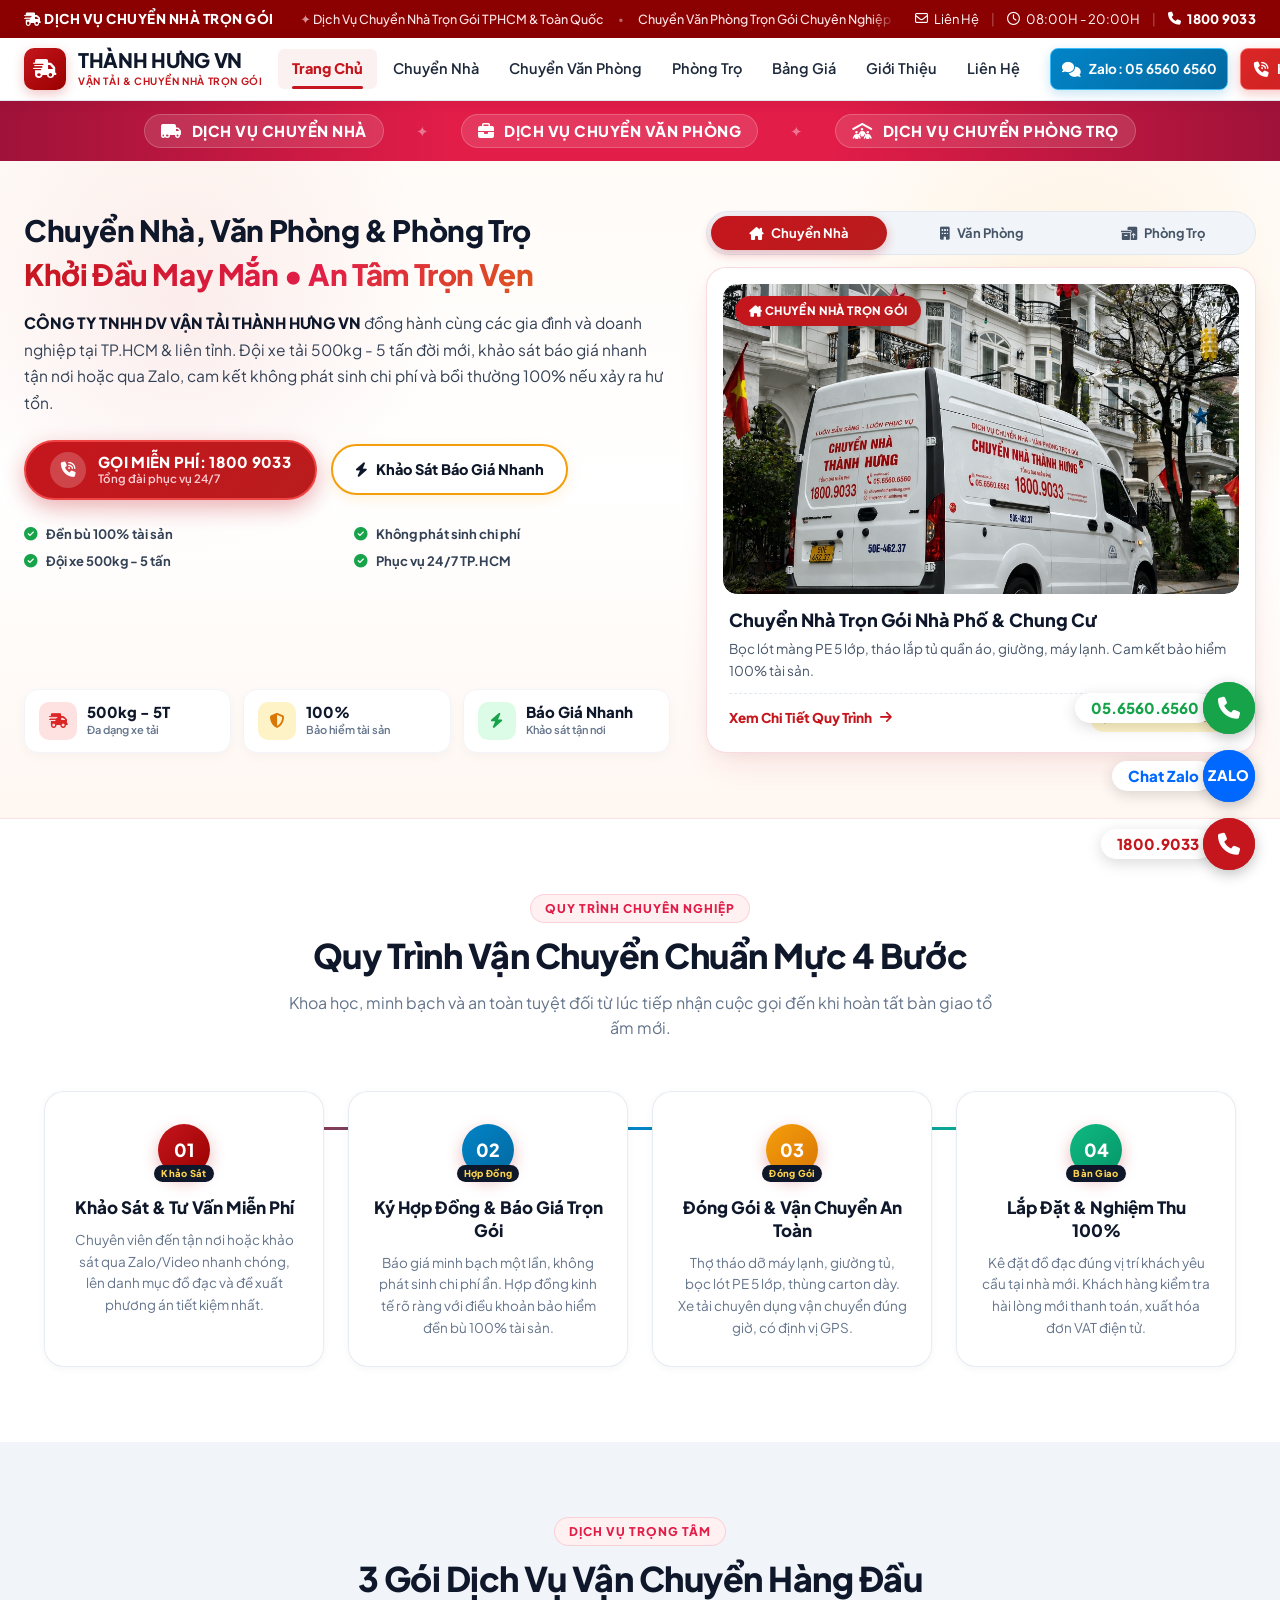
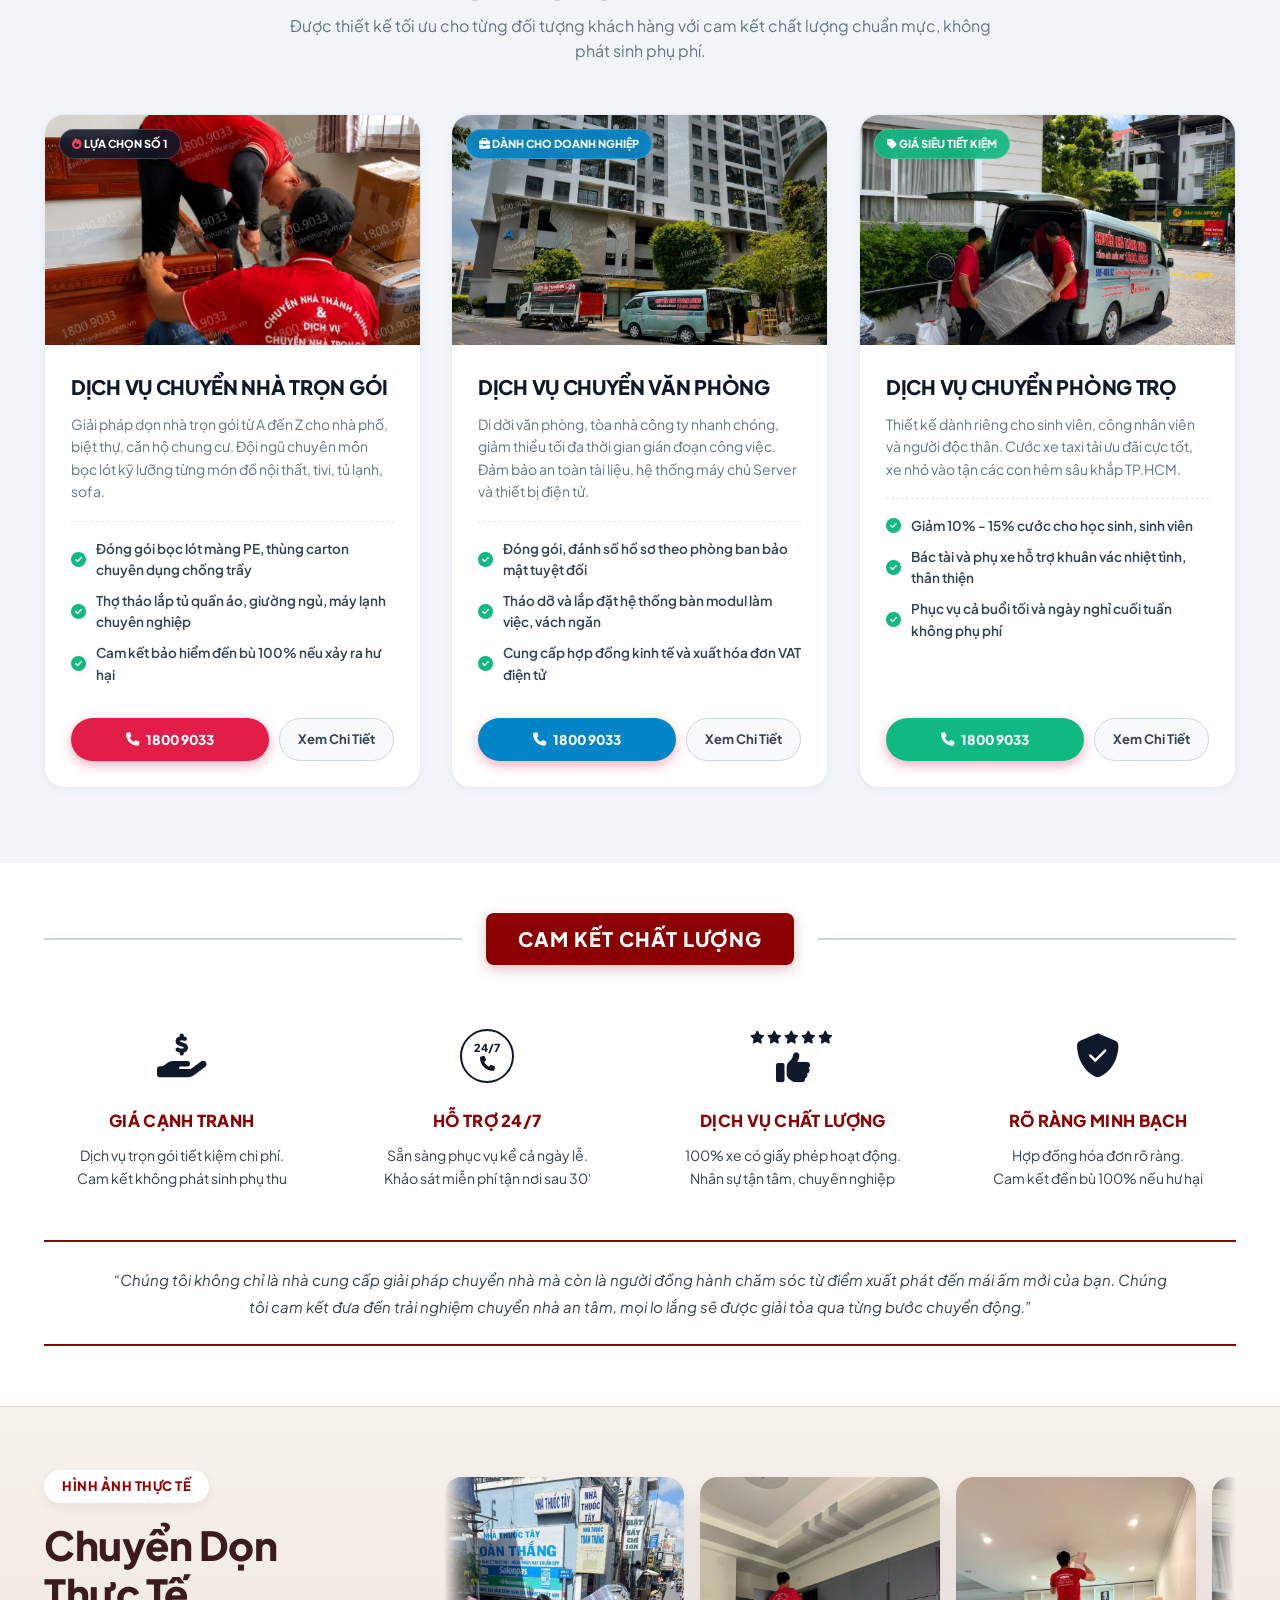
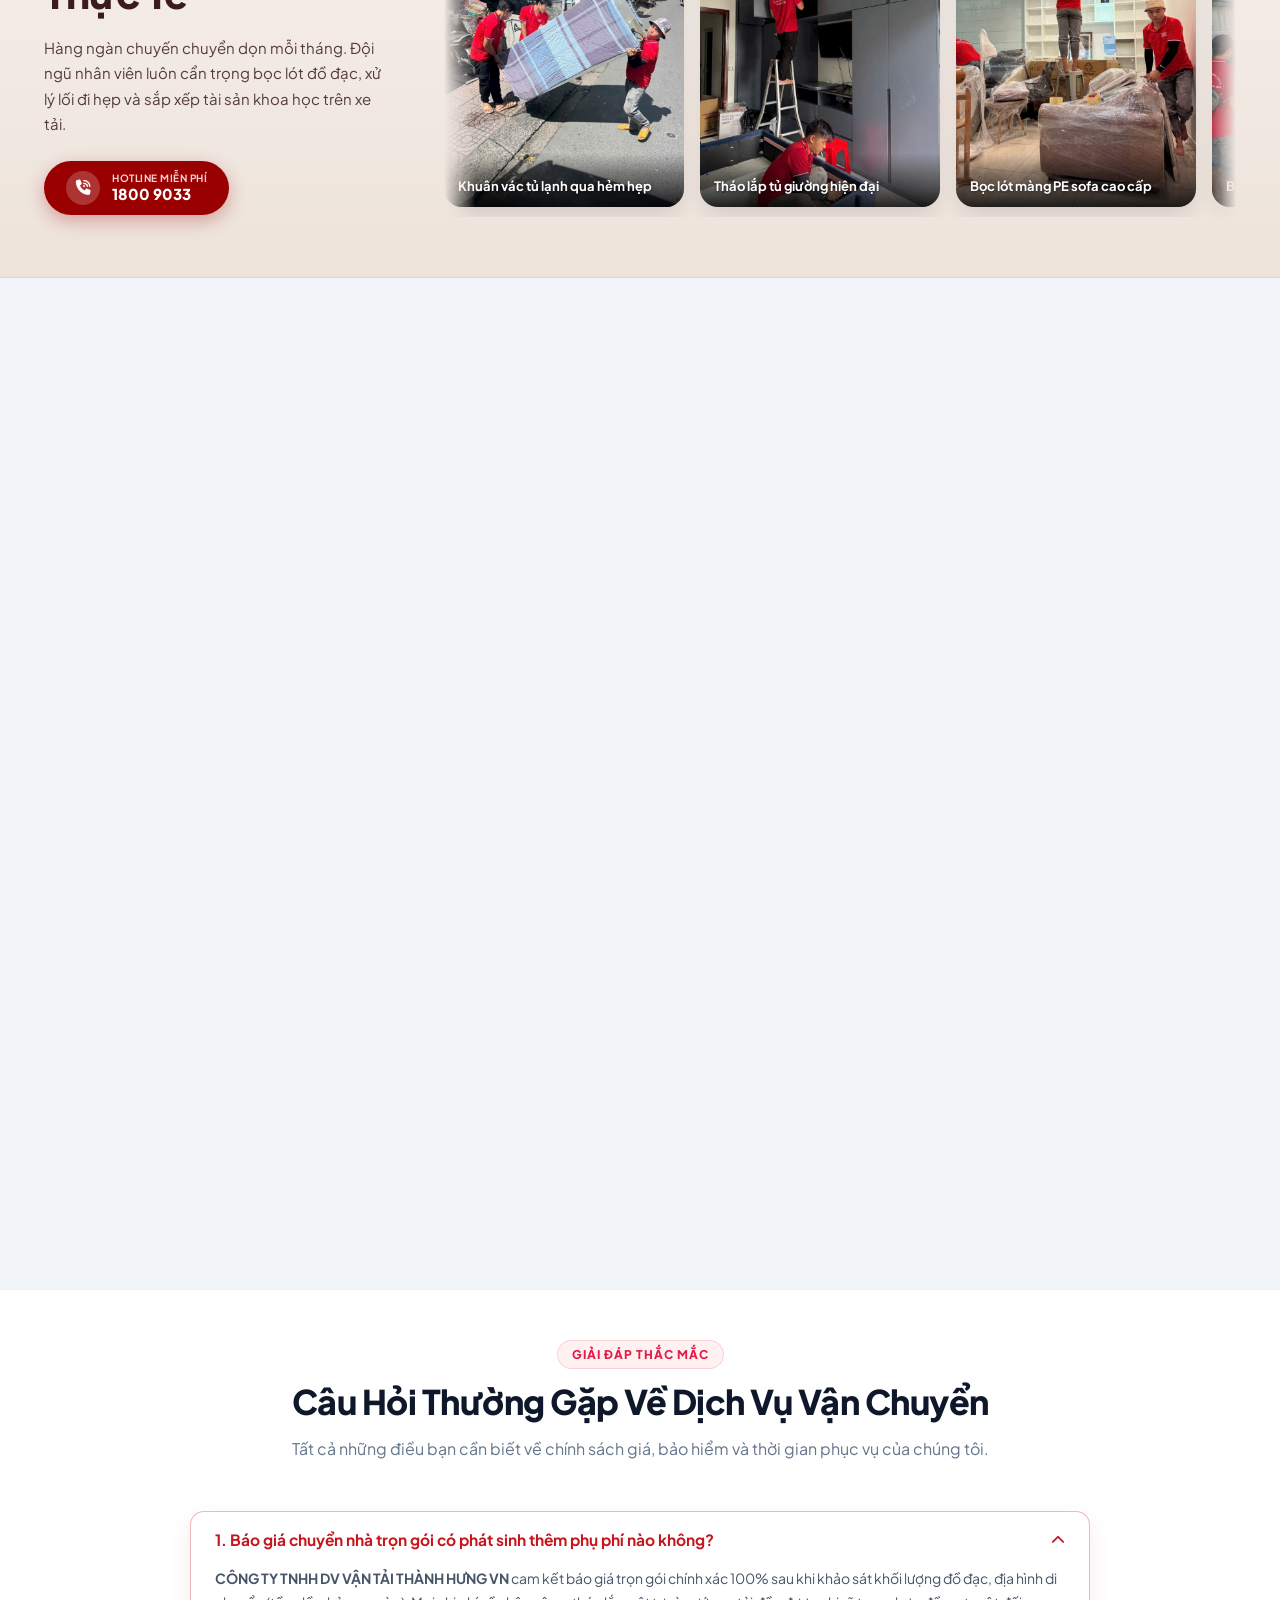
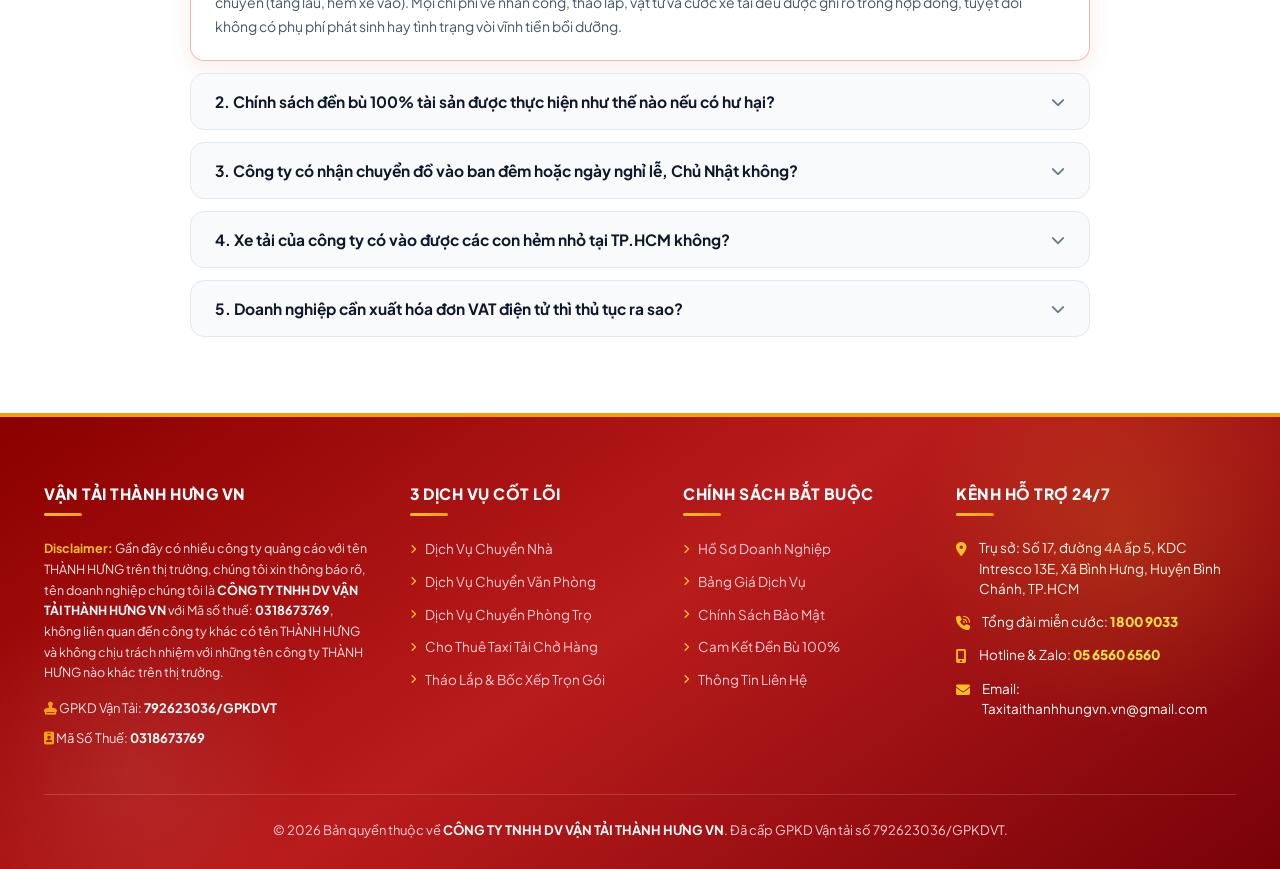
<file: index.html>
<!DOCTYPE html>
<html lang="vi">
<head>
  <meta charset="UTF-8">
  <meta name="viewport" content="width=device-width, initial-scale=1.0">
  <title>Dịch Vụ Chuyển Nhà Trọn Gói TPHCM Giá Rẻ, Uy Tín 24/7 | Báo Giá Nhanh</title>
  <meta name="description" content="Dịch vụ chuyển nhà trọn gói giá rẻ, uy tín hàng đầu TP.HCM. Đội xe taxi tải hiện đại, thợ tháo lắp chuyên nghiệp, cam kết đền bù 100%, phục vụ 24/7. Gọi ngay 1800 9033!">
  <meta name="keywords" content="chuyển nhà trọn gói, chuyển nhà tphcm, dịch vụ chuyển nhà, chuyển nhà giá rẻ, dọn nhà trọn gói tphcm, chuyển văn phòng trọn gói, thuê xe tải chuyển nhà">
    <!-- FAVICON TAB TRÌNH DUYỆT (LOGO NHỎ TRÊN THANH TAB) -->
  <link rel="icon" type="image/svg+xml" href="assets/img/favicon.svg">
  <link rel="icon" type="image/png" sizes="64x64" href="assets/img/favicon.png">
  <link rel="apple-touch-icon" href="assets/img/favicon.png">
  <link rel="shortcut icon" href="favicon.ico">
  <link rel="canonical" href="https://taxitaithanhhungvn.vn/">
  
  <!-- Google Fonts: Plus Jakarta Sans & FontAwesome Icons -->
  <link rel="preconnect" href="https://fonts.googleapis.com">
  <link rel="preconnect" href="https://fonts.gstatic.com" crossorigin>
  <link href="https://fonts.googleapis.com/css2?family=Plus+Jakarta+Sans:wght@400;500;600;700;800;900&display=swap" rel="stylesheet">
  <link rel="stylesheet" href="https://cdnjs.cloudflare.com/ajax/libs/font-awesome/6.4.0/css/all.min.css">
  <link rel="stylesheet" href="assets/css/style.css?v=20261021t">

  <!-- Schema.org for Google Ads & Search Engine Trust -->
  <script type="application/ld+json">
  {
    "@context": "https://schema.org",
    "@type": "MovingCompany",
    "name": "CÔNG TY TNHH DV VẬN TẢI THÀNH HƯNG VN",
    "image": "https://taxitaithanhhungvn.vn/assets/img/xe-chuyen-nha-biet-thu.jpg",
    "telephone": "18009033",
    "email": "Taxitaithanhhungvn.vn@gmail.com",
    "address": {
      "@type": "PostalAddress",
      "streetAddress": "Số 17, đường 4A ấp 5, KDC Intresco 13E, Xã Bình Hưng",
      "addressLocality": "Huyện Bình Chánh",
      "addressRegion": "Thành phố Hồ Chí Minh",
      "addressCountry": "VN"
    },
    "taxID": "0318673769",
    "priceRange": "300000 - 5000000 VND"
  }
  </script>
</head>
<body>

  <!-- 1. TOPBAR ĐỎ DOANH NGHIỆP & CHỮ CHẠY QUẢNG CÁO CHUẨN GOOGLE ADS & SEO -->
  <div class="topbar">
    <div class="container">
      <div class="topbar-wrapper">
        <div class="topbar-left">
          <span class="topbar-brand-tag">
            <i class="fa-solid fa-truck-fast"></i> DỊCH VỤ CHUYỂN NHÀ TRỌN GÓI
          </span>
          <div class="topbar-ticker-container" title="Thông tin dịch vụ">
            <div class="topbar-ticker-track">
              <span>✦ Dịch Vụ Chuyển Nhà Trọn Gói TPHCM &amp; Toàn Quốc</span>
              <span class="sep">•</span>
              <span>Chuyển Văn Phòng Trọn Gói Chuyên Nghiệp &amp; An Toàn</span>
              <span class="sep">•</span>
              <span>Báo Giá Nhanh</span>
              <span class="sep">•</span>
              <span>Cam Kết Bảo Hiểm &amp; Đền Bù 100% Giá Trị Tài Sản</span>
              <span class="sep">•</span>
              <span>Phục Vụ 24/7 Cả Ban Đêm &amp; Ngày Lễ Không Tăng Giá</span>
              <span class="sep">•</span>
              <span>Tổng Đài Miễn Cước: 1800 9033</span>
              <span class="sep">•</span>
              <!-- Lặp lại để chạy vô tận mượt mà -->
              <span>✦ Dịch Vụ Chuyển Nhà Trọn Gói TPHCM &amp; Toàn Quốc</span>
              <span class="sep">•</span>
              <span>Chuyển Văn Phòng Trọn Gói Chuyên Nghiệp &amp; An Toàn</span>
              <span class="sep">•</span>
              <span>Báo Giá Nhanh</span>
              <span class="sep">•</span>
              <span>Cam Kết Bảo Hiểm &amp; Đền Bù 100% Giá Trị Tài Sản</span>
              <span class="sep">•</span>
              <span>Phục Vụ 24/7 Cả Ban Đêm &amp; Ngày Lễ Không Tăng Giá</span>
              <span class="sep">•</span>
              <span>Tổng Đài Miễn Cước: 1800 9033</span>
              <span class="sep">•</span>
            </div>
          </div>
        </div>
        <div class="topbar-right-contacts">
          <a href="lien-he.html" class="topbar-link"><i class="fa-regular fa-envelope"></i> Liên Hệ</a>
          <span class="topbar-divider">|</span>
          <span class="topbar-clock"><i class="fa-regular fa-clock"></i> 08:00H - 20:00H</span>
          <span class="topbar-divider">|</span>
          <a href="tel:18009033" class="topbar-phone"><i class="fa-solid fa-phone"></i> 1800 9033</a>
        </div>
      </div>
    </div>
  </div>

  <!-- 2. MODERN FLOATING HEADER WITH BALANCED BUTTONS -->
  <header class="main-header">
    <div class="container">
      <div class="header-container">
        <!-- BRAND LOGO -->
        <a href="index.html" class="brand-logo">
          <div class="logo-emblem">
            <i class="fa-solid fa-truck-fast"></i>
          </div>
          <div class="logo-text-group">
            <span class="logo-main-text">THÀNH HƯNG VN</span>
            <span class="logo-sub-text">VẬN TẢI & CHUYỂN NHÀ TRỌN GÓI</span>
          </div>
        </a>

        <!-- MODERN CORPORATE NAVIGATION MENU -->
        <nav class="nav-pill-wrapper">
          <a href="index.html" class="nav-link active">Trang Chủ</a>
          <a href="dich-vu-chuyen-nha.html" class="nav-link">Chuyển Nhà</a>
          <a href="dich-vu-chuyen-van-phong.html" class="nav-link">Chuyển Văn Phòng</a>
          <a href="dich-vu-chuyen-phong-tro.html" class="nav-link">Phòng Trọ</a>
          <a href="bang-gia.html" class="nav-link">Bảng Giá</a>
          <a href="gioi-thieu.html" class="nav-link">Giới Thiệu</a>
          <a href="lien-he.html" class="nav-link">Liên Hệ</a>
        </nav>

        <!-- BALANCED DUAL ACTION BUTTONS (ĐỐI XỨNG HOÀN HẢO 100%) -->
        <div class="header-actions">
          <a href="https://zalo.me/0565606560" target="_blank" class="btn-zalo-pill" title="Chat Zalo Khảo Sát Báo Giá">
            <i class="fa-solid fa-comments"></i> <span>Zalo: 05 6560 6560</span>
          </a>
          <a href="tel:18009033" class="btn-hotline-pill" title="Tổng Đài Miễn Cước 24/7">
            <i class="fa-solid fa-phone-volume"></i> <span>Hotline: 1800 9033</span>
          </a>
        </div>

        <!-- MOBILE TOGGLE BUTTON -->
        <button class="mobile-nav-toggle" aria-label="Mở Menu">
          <i class="fa-solid fa-bars-staggered"></i>
        </button>
      </div>
    </div>
  </header>

  <!-- 3. SERVICES RIBBON BAR -->
  <div class="services-ribbon-bar">
    <div class="container">
      <div class="services-ribbon-content">
        <a href="dich-vu-chuyen-nha.html" class="ribbon-item">
          <i class="fa-solid fa-truck-moving"></i> DỊCH VỤ CHUYỂN NHÀ
        </a>
        <span class="ribbon-divider">✦</span>
        <a href="dich-vu-chuyen-van-phong.html" class="ribbon-item">
          <i class="fa-solid fa-briefcase"></i> DỊCH VỤ CHUYỂN VĂN PHÒNG
        </a>
        <span class="ribbon-divider">✦</span>
        <a href="dich-vu-chuyen-phong-tro.html" class="ribbon-item">
          <i class="fa-solid fa-people-roof"></i> DỊCH VỤ CHUYỂN PHÒNG TRỌ
        </a>
      </div>
    </div>
  </div>

  <!-- 4. KEYNOTE PRESENTATION HERO SECTION (LUCKY & AUSPICIOUS THEME) -->
  <section class="modern-hero hero-lucky-theme">
    <div class="container">
      <div class="hero-layout">
        <!-- CỘT TRÁI: THÔNG ĐIỆP TƯƠI TẮN, MAY MẮN, RÕ RÀNG -->
        <div class="hero-left-col reveal-item">
          <div>
            <h1 class="hero-headline">
              <span class="hero-headline-main">Chuyển Nhà, Văn Phòng &amp; Phòng Trọ</span>
              <span class="hero-lucky-gradient">Khởi Đầu May Mắn • An Tâm Trọn Vẹn</span>
            </h1>

            <p class="hero-subhead">
              <strong>CÔNG TY TNHH DV VẬN TẢI THÀNH HƯNG VN</strong> đồng hành cùng các gia đình và doanh nghiệp tại TP.HCM &amp; liên tỉnh. Đội xe tải 500kg - 5 tấn đời mới, khảo sát báo giá nhanh tận nơi hoặc qua Zalo, cam kết không phát sinh chi phí và bồi thường 100% nếu xảy ra hư tổn.
            </p>

            <!-- NÚT HÀNH ĐỘNG GỌN GÀNG, KHÔNG CHỒNG CHÉO -->
            <div class="hero-action-group">
              <a href="tel:18009033" class="btn-hero-lucky-call">
                <span class="btn-pulse-icon"><i class="fa-solid fa-phone-volume"></i></span>
                <span class="btn-text-wrap">
                  <strong>GỌI MIỄN PHÍ: 1800 9033</strong>
                  <small>Tổng đài phục vụ 24/7</small>
                </span>
              </a>
              <a href="https://zalo.me/0565606560" target="_blank" class="btn-hero-lucky-quote">
                <i class="fa-solid fa-bolt"></i>
                <span>Khảo Sát Báo Giá Nhanh</span>
              </a>
            </div>

            <!-- 4 CAM KẾT VÀNG GIÚP 2 CỘT CÂN ĐỐI HOÀN HẢO -->
            <div class="hero-trust-bullets">
              <div class="trust-bullet-item"><i class="fa-solid fa-circle-check"></i> Đền bù 100% tài sản</div>
              <div class="trust-bullet-item"><i class="fa-solid fa-circle-check"></i> Không phát sinh chi phí</div>
              <div class="trust-bullet-item"><i class="fa-solid fa-circle-check"></i> Đội xe 500kg - 5 tấn</div>
              <div class="trust-bullet-item"><i class="fa-solid fa-circle-check"></i> Phục vụ 24/7 TP.HCM</div>
            </div>
          </div>

          <!-- 3 CAM KẾT CHÍNH (CĂN ĐÁY PHẲNG ĐẸP BẰNG CỘT PHẢI) -->
          <div class="hero-lucky-stats">
            <div class="lucky-stat-item">
              <div class="lucky-stat-icon red"><i class="fa-solid fa-truck-fast"></i></div>
              <div class="lucky-stat-info">
                <strong>500kg - 5T</strong>
                <span>Đa dạng xe tải</span>
              </div>
            </div>
            <div class="lucky-stat-item">
              <div class="lucky-stat-icon gold"><i class="fa-solid fa-shield-halved"></i></div>
              <div class="lucky-stat-info">
                <strong>100%</strong>
                <span>Bảo hiểm tài sản</span>
              </div>
            </div>
            <div class="lucky-stat-item">
              <div class="lucky-stat-icon green"><i class="fa-solid fa-bolt"></i></div>
              <div class="lucky-stat-info">
                <strong>Báo Giá Nhanh</strong>
                <span>Khảo sát tận nơi</span>
              </div>
            </div>
          </div>
        </div>

        <!-- CỘT PHẢI: KHUNG SHOWCASE VỚI ẢNH ĐỦ KÍCH THƯỚC THẤY TOÀN BỘ ẢNH -->
        <div class="hero-right-col reveal-item reveal-delay-2">
          <div class="hero-showcase-container">
            <!-- TABS CHỌN DỊCH VỤ ĐẶT TRÊN ĐẦU CARD GỌN GÀNG -->
            <div class="hero-tabs-segmented">
              <button class="hero-pres-tab-btn active" data-target="chuyen-nha">
                <i class="fa-solid fa-house-chimney"></i> Chuyển Nhà
              </button>
              <button class="hero-pres-tab-btn" data-target="chuyen-van-phong">
                <i class="fa-solid fa-building"></i> Văn Phòng
              </button>
              <button class="hero-pres-tab-btn" data-target="phong-tro">
                <i class="fa-solid fa-boxes-packing"></i> Phòng Trọ
              </button>
            </div>

            <!-- CARD TRÌNH DIỄN SÁNG SỦA, ẢNH ĐỦ TỈ LỆ 100% KHÔNG BỊ CẮT -->
            <div id="heroShowcaseCard" class="hero-dynamic-card">
              <div class="hero-image-stage">
                <img src="assets/img/xe-chuyen-van-phong-trang.jpg" alt="Dịch Vụ Chuyển Nhà Trọn Gói Thành Hưng VN" class="hero-main-photo">
                <div class="hero-card-tag lucky-tag">
                  <i class="fa-solid fa-house-chimney"></i> Chuyển Nhà Trọn Gói
                </div>
              </div>
              <div class="hero-card-content">
                <div class="hero-card-title">Chuyển Nhà Trọn Gói Nhà Phố &amp; Chung Cư</div>
                <p class="hero-card-desc">Bọc lót màng PE 5 lớp, tháo lắp tủ quần áo, giường, máy lạnh. Cam kết bảo hiểm 100% tài sản.</p>
                <div class="hero-card-footer">
                  <a href="dich-vu-chuyen-nha.html" class="hero-card-link">
                    <span>Xem Chi Tiết Quy Trình</span>
                    <i class="fa-solid fa-arrow-right"></i>
                  </a>
                  <span class="hero-card-highlight">
                    <i class="fa-solid fa-bolt"></i> Khảo Sát Miễn Phí
                  </span>
                </div>
              </div>
            </div>
          </div>
        </div>
      </div>
    </div>
  </section>

  <!-- 5. PRESENTATION 4-STEP MOVING PROCESS TIMELINE -->
  <section class="section" style="background: #ffffff;">
    <div class="container">
      <div class="section-title-wrapper reveal-item">
        <span class="badge-pill-tag">Quy Trình Chuyên Nghiệp</span>
        <h2 class="section-main-heading">Quy Trình Vận Chuyển Chuẩn Mực 4 Bước</h2>
        <p class="section-lead-text">Khoa học, minh bạch và an toàn tuyệt đối từ lúc tiếp nhận cuộc gọi đến khi hoàn tất bàn giao tổ ấm mới.</p>
      </div>

      <div class="presentation-process-wrapper">
        <div class="process-timeline-track">
          <!-- BƯỚC 1 -->
          <div class="process-slide-card reveal-item reveal-delay-1">
            <div class="process-step-badge">
              01
              <span class="process-step-time">Khảo Sát</span>
            </div>
            <div class="process-step-title">Khảo Sát & Tư Vấn Miễn Phí</div>
            <div class="process-step-desc">
              Chuyên viên đến tận nơi hoặc khảo sát qua Zalo/Video nhanh chóng, lên danh mục đồ đạc và đề xuất phương án tiết kiệm nhất.
            </div>
          </div>

          <!-- BƯỚC 2 -->
          <div class="process-slide-card reveal-item reveal-delay-2">
            <div class="process-step-badge" style="background: linear-gradient(135deg, #0284c7, #0369a1);">
              02
              <span class="process-step-time">Hợp Đồng</span>
            </div>
            <div class="process-step-title">Ký Hợp Đồng & Báo Giá Trọn Gói</div>
            <div class="process-step-desc">
              Báo giá minh bạch một lần, không phát sinh chi phí ẩn. Hợp đồng kinh tế rõ ràng với điều khoản bảo hiểm đền bù 100% tài sản.
            </div>
          </div>

          <!-- BƯỚC 3 -->
          <div class="process-slide-card reveal-item reveal-delay-3">
            <div class="process-step-badge" style="background: linear-gradient(135deg, #f59e0b, #d97706);">
              03
              <span class="process-step-time">Đóng Gói</span>
            </div>
            <div class="process-step-title">Đóng Gói & Vận Chuyển An Toàn</div>
            <div class="process-step-desc">
              Thợ tháo dỡ máy lạnh, giường tủ, bọc lót PE 5 lớp, thùng carton dày. Xe tải chuyên dụng vận chuyển đúng giờ, có định vị GPS.
            </div>
          </div>

          <!-- BƯỚC 4 -->
          <div class="process-slide-card reveal-item reveal-delay-4">
            <div class="process-step-badge" style="background: linear-gradient(135deg, #10b981, #059669);">
              04
              <span class="process-step-time">Bàn Giao</span>
            </div>
            <div class="process-step-title">Lắp Đặt & Nghiệm Thu 100%</div>
            <div class="process-step-desc">
              Kê đặt đồ đạc đúng vị trí khách yêu cầu tại nhà mới. Khách hàng kiểm tra hài lòng mới thanh toán, xuất hóa đơn VAT điện tử.
            </div>
          </div>
        </div>
      </div>
    </div>
  </section>

  <!-- 6. THREE CORE SERVICES LUXURY SECTION -->
  <section class="section section-alt">
    <div class="container">
      <div class="section-title-wrapper reveal-item">
        <span class="badge-pill-tag">Dịch Vụ Trọng Tâm</span>
        <h2 class="section-main-heading">3 Gói Dịch Vụ Vận Chuyển Hàng Đầu</h2>
        <p class="section-lead-text">Được thiết kế tối ưu cho từng đối tượng khách hàng với cam kết chất lượng chuẩn mực, không phát sinh phụ phí.</p>
      </div>

      <div class="services-card-grid">
        <!-- SERVICE CARD 1: CHUYỂN NHÀ -->
        <div class="service-lux-card reveal-item reveal-delay-1">
          <div class="card-media">
            <img src="assets/img/tho-thao-lap-giuong.jpg" alt="Dịch Vụ Chuyển Nhà Trọn Gói Thành Hưng VN">
            <span class="card-floating-badge"><i class="fa-solid fa-fire" style="color: #f43f5e;"></i> Lựa Chọn Số 1</span>
          </div>
          <div class="card-content-area">
            <h3 class="service-headline">DỊCH VỤ CHUYỂN NHÀ TRỌN GÓI</h3>
            <p class="service-paragraph">
              Giải pháp dọn nhà trọn gói từ A đến Z cho nhà phố, biệt thự, căn hộ chung cư. Đội ngũ chuyên môn bọc lót kỹ lưỡng từng món đồ nội thất, tivi, tủ lạnh, sofa.
            </p>
            <ul class="service-feature-checklist">
              <li><i class="fa-solid fa-circle-check"></i> Đóng gói bọc lót màng PE, thùng carton chuyên dụng chống trầy</li>
              <li><i class="fa-solid fa-circle-check"></i> Thợ tháo lắp tủ quần áo, giường ngủ, máy lạnh chuyên nghiệp</li>
              <li><i class="fa-solid fa-circle-check"></i> Cam kết bảo hiểm đền bù 100% nếu xảy ra hư hại</li>
            </ul>
            <div class="card-button-row">
              <a href="tel:18009033" class="btn-primary-call"><i class="fa-solid fa-phone"></i> 1800 9033</a>
              <a href="dich-vu-chuyen-nha.html" class="btn-outline-learn">Xem Chi Tiết</a>
            </div>
          </div>
        </div>

        <!-- SERVICE CARD 2: CHUYỂN VĂN PHÒNG -->
        <div class="service-lux-card reveal-item reveal-delay-2">
          <div class="card-media">
            <img src="assets/img/chuyen-van-phong-toa-nha.jpg" alt="Dịch Vụ Chuyển Văn Phòng Trọn Gói Thành Hưng VN">
            <span class="card-floating-badge" style="background: rgba(2, 132, 199, 0.9);"><i class="fa-solid fa-briefcase"></i> Dành Cho Doanh Nghiệp</span>
          </div>
          <div class="card-content-area">
            <h3 class="service-headline">DỊCH VỤ CHUYỂN VĂN PHÒNG</h3>
            <p class="service-paragraph">
              Di dời văn phòng, tòa nhà công ty nhanh chóng, giảm thiểu tối đa thời gian gián đoạn công việc. Đảm bảo an toàn tài liệu, hệ thống máy chủ Server và thiết bị điện tử.
            </p>
            <ul class="service-feature-checklist">
              <li><i class="fa-solid fa-circle-check"></i> Đóng gói, đánh số hồ sơ theo phòng ban bảo mật tuyệt đối</li>
              <li><i class="fa-solid fa-circle-check"></i> Tháo dỡ và lắp đặt hệ thống bàn modul làm việc, vách ngăn</li>
              <li><i class="fa-solid fa-circle-check"></i> Cung cấp hợp đồng kinh tế và xuất hóa đơn VAT điện tử</li>
            </ul>
            <div class="card-button-row">
              <a href="tel:18009033" class="btn-primary-call" style="background: var(--secondary);"><i class="fa-solid fa-phone"></i> 1800 9033</a>
              <a href="dich-vu-chuyen-van-phong.html" class="btn-outline-learn">Xem Chi Tiết</a>
            </div>
          </div>
        </div>

        <!-- SERVICE CARD 3: CHUYỂN PHÒNG TRỌ -->
        <div class="service-lux-card reveal-item reveal-delay-3">
          <div class="card-media">
            <img src="assets/img/xe-van-chuyen-tro.jpg" alt="Dịch Vụ Chuyển Phòng Trọ Giá Rẻ Thành Hưng VN">
            <span class="card-floating-badge" style="background: rgba(16, 185, 129, 0.9);"><i class="fa-solid fa-tag"></i> Giá Siêu Tiết Kiệm</span>
          </div>
          <div class="card-content-area">
            <h3 class="service-headline">DỊCH VỤ CHUYỂN PHÒNG TRỌ</h3>
            <p class="service-paragraph">
              Thiết kế dành riêng cho sinh viên, công nhân viên và người độc thân. Cước xe taxi tải ưu đãi cực tốt, xe nhỏ vào tận các con hẻm sâu khắp TP.HCM.
            </p>
            <ul class="service-feature-checklist">
              <li><i class="fa-solid fa-circle-check"></i> Giảm 10% - 15% cước cho học sinh, sinh viên</li>
              <li><i class="fa-solid fa-circle-check"></i> Bác tài và phụ xe hỗ trợ khuân vác nhiệt tình, thân thiện</li>
              <li><i class="fa-solid fa-circle-check"></i> Phục vụ cả buổi tối và ngày nghỉ cuối tuần không phụ phí</li>
            </ul>
            <div class="card-button-row">
              <a href="tel:18009033" class="btn-primary-call" style="background: #10b981;"><i class="fa-solid fa-phone"></i> 1800 9033</a>
              <a href="dich-vu-chuyen-phong-tro.html" class="btn-outline-learn">Xem Chi Tiết</a>
            </div>
          </div>
        </div>
      </div>
    </div>
  </section>

  <!-- 7. CAM KẾT CHẤT LƯỢNG (THEO MẪU HÌNH 1) -->
  <section class="section" style="background: #ffffff; padding: 50px 0 60px;">
    <div class="container">
      <!-- TIÊU ĐỀ BADGE ĐỎ VỚI ĐƯỜNG KẺ 2 BÊN -->
      <div class="commitment-badge-wrapper reveal-item">
        <div class="commitment-title-badge">CAM KẾT CHẤT LƯỢNG</div>
      </div>

      <!-- 4 CỘT TRỤ CAM KẾT -->
      <div class="commitment-grid reveal-item">
        <!-- CỘT 1: GIÁ CẠNH TRANH -->
        <div class="commitment-card">
          <div class="commitment-icon-wrap">
            <i class="fa-solid fa-hand-holding-dollar" style="font-size: 44px;"></i>
          </div>
          <h3 class="commitment-heading">GIÁ CẠNH TRANH</h3>
          <p class="commitment-desc">
            Dịch vụ trọn gói tiết kiệm chi phí.<br>Cam kết không phát sinh phụ thu
          </p>
        </div>

        <!-- CỘT 2: HỖ TRỢ 24/7 -->
        <div class="commitment-card">
          <div class="commitment-icon-wrap">
            <div style="position: relative; width: 54px; height: 54px; border: 2px solid #0f172a; border-radius: 50%; display: flex; flex-direction: column; align-items: center; justify-content: center;">
              <span style="font-size: 11px; font-weight: 900; color: #0f172a; line-height: 1;">24/7</span>
              <i class="fa-solid fa-phone" style="font-size: 15px; color: #0f172a; margin-top: 3px;"></i>
            </div>
          </div>
          <h3 class="commitment-heading">HỖ TRỢ 24/7</h3>
          <p class="commitment-desc">
            Sẵn sàng phục vụ kể cả ngày lễ.<br>Khảo sát miễn phí tận nơi sau 30'
          </p>
        </div>

        <!-- CỘT 3: DỊCH VỤ CHẤT LƯỢNG -->
        <div class="commitment-card">
          <div class="commitment-icon-wrap">
            <div style="font-size: 13px; color: #0f172a; margin-bottom: 3px; letter-spacing: 2px;">
              <i class="fa-solid fa-star"></i><i class="fa-solid fa-star"></i><i class="fa-solid fa-star"></i><i class="fa-solid fa-star"></i><i class="fa-solid fa-star"></i>
            </div>
            <i class="fa-solid fa-thumbs-up" style="font-size: 34px; color: #0f172a;"></i>
          </div>
          <h3 class="commitment-heading">DỊCH VỤ CHẤT LƯỢNG</h3>
          <p class="commitment-desc">
            100% xe có giấy phép hoạt động.<br>Nhân sự tận tâm, chuyên nghiệp
          </p>
        </div>

        <!-- CỘT 4: RÕ RÀNG MINH BẠCH -->
        <div class="commitment-card">
          <div class="commitment-icon-wrap">
            <div style="position: relative; display: inline-flex; align-items: center; justify-content: center;">
              <i class="fa-solid fa-shield" style="font-size: 44px; color: #0f172a;"></i>
              <i class="fa-solid fa-check" style="position: absolute; font-size: 20px; color: #ffffff;"></i>
            </div>
          </div>
          <h3 class="commitment-heading">RÕ RÀNG MINH BẠCH</h3>
          <p class="commitment-desc">
            Hợp đồng hóa đơn rõ ràng.<br>Cam kết đền bù 100% nếu hư hại
          </p>
        </div>
      </div>

      <!-- DÒNG THÔNG ĐIỆP ĐỒNG HÀNH KHUNG ĐỎ -->
      <div class="commitment-quote-box reveal-item">
        <p class="commitment-quote-text">
          “Chúng tôi không chỉ là nhà cung cấp giải pháp chuyển nhà mà còn là người đồng hành chăm sóc từ điểm xuất phát đến mái ấm mới của bạn. Chúng tôi cam kết đưa đến trải nghiệm chuyển nhà an tâm, mọi lo lắng sẽ được giải tỏa qua từng bước chuyển động.”
        </p>
      </div>
    </div>
  </section>

  <!-- 7.1. HÌNH ẢNH THỰC TẾ CHUYỂN DỌN (MARQUEE CUỘN NGANG LIÊN TỤC NHƯ VIDEO) -->
  <section class="real-showcase-section">
    <div class="container">
      <div class="real-split-layout">
        <!-- CỘT TRÁI: GIỚI THIỆU HÌNH ẢNH THỰC TẾ -->
        <div class="real-intro-col reveal-item">
          <div class="real-badge-tag">HÌNH ẢNH THỰC TẾ</div>
          <h2 class="real-headline">Chuyển Dọn<br>Thực Tế</h2>
          <p class="real-desc">
            Hàng ngàn chuyến chuyển dọn mỗi tháng. Đội ngũ nhân viên luôn cẩn trọng bọc lót đồ đạc, xử lý lối đi hẹp và sắp xếp tài sản khoa học trên xe tải.
          </p>
          <a href="tel:18009033" class="real-hotline-btn">
            <span class="hotline-icon-circle"><i class="fa-solid fa-phone-volume"></i></span>
            <span class="hotline-text-wrap">
              <small>HOTLINE MIỄN PHÍ</small>
              <strong>1800 9033</strong>
            </span>
          </a>
        </div>

        <!-- CỘT PHẢI: MARQUEE CUỘN NGANG LIÊN TỤC NHƯ VIDEO -->
        <div class="real-marquee-col reveal-item">
          <div class="real-marquee-container">
            <div class="real-marquee-track">
              <!-- SET 1 (8 ẢNH THỰC TẾ) -->
              <div class="real-photo-card">
                <img src="assets/img/khieng-tu-lanh-hem.jpg" alt="Vận chuyển tủ lạnh qua ngõ hẻm an toàn">
                <div class="real-photo-caption">Khuân vác tủ lạnh qua hẻm hẹp</div>
              </div>
              <div class="real-photo-card">
                <img src="assets/img/lap-rap-tu-ao-phong-ngu.png" alt="Kỹ thuật tháo lắp giường tủ chuyên nghiệp">
                <div class="real-photo-caption">Tháo lắp tủ giường hiện đại</div>
              </div>
              <div class="real-photo-card">
                <img src="assets/img/boc-lot-sofa-pe.jpg" alt="Bọc màng PE 5 lớp bảo vệ sofa chống trầy">
                <div class="real-photo-caption">Bọc lót màng PE sofa cao cấp</div>
              </div>
              <div class="real-photo-card">
                <img src="assets/img/xep-do-len-xe-tai-thanh-hung.jpg" alt="Bốc xếp đồ đạc cẩn trọng lên xe tải">
                <div class="real-photo-caption">Bốc xếp an toàn thùng xe tải</div>
              </div>
              <div class="real-photo-card">
                <img src="assets/img/lap-dat-quat-tran.png" alt="Tháo lắp thiết bị điện và quạt trần cẩn thận">
                <div class="real-photo-caption">Tháo lắp quạt trần kỹ thuật cao</div>
              </div>
              <div class="real-photo-card">
                <img src="assets/img/dong-goi-ke-sach-phong-khach.jpg" alt="Đóng gói thùng carton phòng khách chu đáo">
                <div class="real-photo-caption">Đóng gói tài sản phòng khách</div>
              </div>
              <div class="real-photo-card">
                <img src="assets/img/lap-rap-canh-quat.png" alt="Lắp ráp thiết bị cơ khí tỉ mỉ tận nơi">
                <div class="real-photo-caption">Lắp ráp phụ kiện điện tỉ mỉ</div>
              </div>
              <div class="real-photo-card">
                <img src="assets/img/boc-xep-len-xe-tai.jpg" alt="Đội xe tải Thành Hưng sẵn sàng khởi hành">
                <div class="real-photo-caption">Sắp xếp tài sản gọn gàng trên xe</div>
              </div>

              <!-- SET 2 (LẶP LẠI ĐỂ CUỘN LIÊN TỤC VÔ HẠN KHÔNG BỊ GIẬT) -->
              <div class="real-photo-card">
                <img src="assets/img/khieng-tu-lanh-hem.jpg" alt="Vận chuyển tủ lạnh qua ngõ hẻm an toàn">
                <div class="real-photo-caption">Khuân vác tủ lạnh qua hẻm hẹp</div>
              </div>
              <div class="real-photo-card">
                <img src="assets/img/lap-rap-tu-ao-phong-ngu.png" alt="Kỹ thuật tháo lắp giường tủ chuyên nghiệp">
                <div class="real-photo-caption">Tháo lắp tủ giường hiện đại</div>
              </div>
              <div class="real-photo-card">
                <img src="assets/img/boc-lot-sofa-pe.jpg" alt="Bọc màng PE 5 lớp bảo vệ sofa chống trầy">
                <div class="real-photo-caption">Bọc lót màng PE sofa cao cấp</div>
              </div>
              <div class="real-photo-card">
                <img src="assets/img/xep-do-len-xe-tai-thanh-hung.jpg" alt="Bốc xếp đồ đạc cẩn trọng lên xe tải">
                <div class="real-photo-caption">Bốc xếp an toàn thùng xe tải</div>
              </div>
              <div class="real-photo-card">
                <img src="assets/img/lap-dat-quat-tran.png" alt="Tháo lắp thiết bị điện và quạt trần cẩn thận">
                <div class="real-photo-caption">Tháo lắp quạt trần kỹ thuật cao</div>
              </div>
              <div class="real-photo-card">
                <img src="assets/img/dong-goi-ke-sach-phong-khach.jpg" alt="Đóng gói thùng carton phòng khách chu đáo">
                <div class="real-photo-caption">Đóng gói tài sản phòng khách</div>
              </div>
              <div class="real-photo-card">
                <img src="assets/img/lap-rap-canh-quat.png" alt="Lắp ráp thiết bị cơ khí tỉ mỉ tận nơi">
                <div class="real-photo-caption">Lắp ráp phụ kiện điện tỉ mỉ</div>
              </div>
              <div class="real-photo-card">
                <img src="assets/img/boc-xep-len-xe-tai.jpg" alt="Đội xe tải Thành Hưng sẵn sàng khởi hành">
                <div class="real-photo-caption">Sắp xếp tài sản gọn gàng trên xe</div>
              </div>
            </div>
          </div>
        </div>
      </div>
    </div>
  </section>

  <!-- 8. QUY TRÌNH TÍNH GIÁ & ĐĂNG KÝ BÁO GIÁ NHANH -->
  <section class="section section-alt" id="bao-gia-nhanh" style="padding-bottom: 50px;">
    <div class="container">
      <div class="section-title-wrapper reveal-item">
        <span class="badge-pill-tag">Báo Giá Siêu Tốc</span>
        <h2 class="section-main-heading">Phương Pháp Tính Cước Hợp Lý & Báo Giá Nhanh</h2>
        <p class="section-lead-text">Chi phí được tính toán khoa học dựa trên thực tế đồ đạc và địa hình để mang lại mức giá tiết kiệm nhất, cam kết không phát sinh chi phí ẩn.</p>
      </div>

      <div class="calculator-split-grid">
        <!-- KHỐI TRÁI: 4 YẾU TỐ QUYẾT ĐỊNH CHI PHÍ TỐI ƯU -->
        <div class="reveal-item reveal-delay-1" style="background: #ffffff; padding: 32px; border-radius: var(--radius-lg); border: 1px solid var(--border-light); box-shadow: var(--shadow-sm); display: flex; flex-direction: column; justify-content: space-between;">
          <div>
            <h3 style="font-size: 20px; font-weight: 800; color: #0f172a; margin-bottom: 8px;">
              <i class="fa-solid fa-calculator" style="color: var(--primary);"></i> 4 Yếu Tố Quyết Định Chi Phí Vận Chuyển
            </h3>
            <p style="font-size: 13.5px; color: #64748b; margin-bottom: 24px; line-height: 1.6;">
              Mỗi công trình chuyển dọn đều có khối lượng và đặc thù riêng biệt. Chúng tôi tối ưu 4 tiêu chí sau để giúp bạn có mức giá rẻ nhất:
            </p>

            <div style="display: flex; flex-direction: column; gap: 16px;">
              <div style="display: flex; gap: 14px; align-items: flex-start;">
                <div style="width: 38px; height: 38px; border-radius: 8px; background: #fee2e2; color: #c5161d; display: flex; align-items: center; justify-content: center; font-size: 16px; flex-shrink: 0;">
                  <i class="fa-solid fa-route"></i>
                </div>
                <div>
                  <h4 style="font-size: 15px; font-weight: 800; color: #0f172a; margin-bottom: 3px;">1. Quãng Đường & Tuyến Đường Vận Chuyển</h4>
                  <p style="font-size: 13px; color: #64748b; line-height: 1.5;">Đo đạc chính xác số km thực tế giữa hai điểm, lựa chọn lộ trình thông thoáng, tránh khung giờ kẹt xe và đường cấm tải.</p>
                </div>
              </div>

              <div style="display: flex; gap: 14px; align-items: flex-start;">
                <div style="width: 38px; height: 38px; border-radius: 8px; background: #e0f2fe; color: #0284c7; display: flex; align-items: center; justify-content: center; font-size: 16px; flex-shrink: 0;">
                  <i class="fa-solid fa-truck-ramp-box"></i>
                </div>
                <div>
                  <h4 style="font-size: 15px; font-weight: 800; color: #0f172a; margin-bottom: 3px;">2. Khối Lượng Đồ Đạc & Kích Thước Xe Tải</h4>
                  <p style="font-size: 13px; color: #64748b; line-height: 1.5;">Bố trí đúng loại xe (500kg, 1T, 1.5T, 2T, 5T) vừa vặn số lượng đồ, đảm bảo chuyển hết trong 1 chuyến duy nhất, không lãng phí.</p>
                </div>
              </div>

              <div style="display: flex; gap: 14px; align-items: flex-start;">
                <div style="width: 38px; height: 38px; border-radius: 8px; background: #fef3c7; color: #d97706; display: flex; align-items: center; justify-content: center; font-size: 16px; flex-shrink: 0;">
                  <i class="fa-solid fa-stairs"></i>
                </div>
                <div>
                  <h4 style="font-size: 15px; font-weight: 800; color: #0f172a; margin-bottom: 3px;">3. Địa Hình Bốc Xếp (Hẻm / Tầng Lầu / Thang Bộ)</h4>
                  <p style="font-size: 13px; color: #64748b; line-height: 1.5;">Khảo sát hẻm xe tải đỗ sát cửa hay cần xe đẩy trung chuyển; chung cư có thang máy chuyên dụng hay vận chuyển thang bộ nhiều tầng.</p>
                </div>
              </div>

              <div style="display: flex; gap: 14px; align-items: flex-start;">
                <div style="width: 38px; height: 38px; border-radius: 8px; background: #dcfce7; color: #16a34a; display: flex; align-items: center; justify-content: center; font-size: 16px; flex-shrink: 0;">
                  <i class="fa-solid fa-screwdriver-wrench"></i>
                </div>
                <div>
                  <h4 style="font-size: 15px; font-weight: 800; color: #0f172a; margin-bottom: 3px;">4. Hạng Mục Tháo Lắp Kỹ Thuật Kèm Theo</h4>
                  <p style="font-size: 13px; color: #64748b; line-height: 1.5;">Đội thợ kỹ thuật hỗ trợ tháo lắp máy lạnh, giường tủ gỗ, bọc lót chống trầy bằng màng PE chuyên dụng và thùng carton tiêu chuẩn.</p>
                </div>
              </div>
            </div>
          </div>

          <div style="background: #f8fafc; border-left: 4px solid var(--primary); padding: 16px; border-radius: 8px; margin-top: auto;">
            <p style="font-size: 13px; color: #334155; margin: 0; line-height: 1.6;">
              <strong style="color: var(--primary);"><i class="fa-solid fa-shield-check"></i> Cam kết vàng:</strong> Khảo sát trực tiếp hoặc qua Zalo <strong>hoàn toàn miễn phí</strong>. Báo giá trọn gói 1 lần minh bạch, không phát sinh chi phí ẩn!
            </p>
          </div>
        </div>

        <!-- KHỐI PHẢI: FORM ĐĂNG KÝ BÁO GIÁ NHANH -->
        <div class="reveal-item reveal-delay-2" style="background: #ffffff; padding: 32px; border-radius: var(--radius-lg); border: 1px solid var(--border-light); box-shadow: var(--shadow-sm); display: flex; flex-direction: column; justify-content: space-between;">
          <h3 style="font-size: 20px; font-weight: 800; color: #0f172a; margin-bottom: 6px;">
            <i class="fa-solid fa-file-pen" style="color: var(--primary);"></i> Đăng Ký Nhận Báo Giá Nhanh
          </h3>
          <p style="font-size: 13px; color: var(--text-muted); margin-bottom: 22px;">Điền thông tin cơ bản để chuyên viên gọi tư vấn phương án tối ưu cước phí ngay:</p>

          <form id="quickQuoteForm" action="https://formsubmit.co/Taxitaithanhhungvn.vn@gmail.com" method="POST">
            <!-- CẤU HÌNH GỬI THẲNG VỀ GMAIL TAXITAITHANHHUNGVN.VN@GMAIL.COM -->
            <input type="hidden" name="_subject" value="✦ [ĐẶT XE MỚI] Có khách yêu cầu báo giá từ Website!">
            <input type="hidden" name="_captcha" value="false">
            <input type="hidden" name="_template" value="table">
            <input type="hidden" name="_next" value="https://taxitaithanhhungvn.vn/lien-he.html">

            <div class="modern-input-group">
              <label class="modern-label"><i class="fa-solid fa-truck-fast"></i> Hình thức dịch vụ cần chuyển:</label>
              <select id="quoteService" name="Dịch Vụ Cần Chuyển" class="modern-input">
                <option value="Chuyển Nhà Trọn Gói" selected>Chuyển Nhà Trọn Gói (Nhà phố, Chung cư, Biệt thự)</option>
                <option value="Chuyển Văn Phòng">Chuyển Văn Phòng Doanh Nghiệp (Tòa nhà, Công ty)</option>
                <option value="Chuyển Phòng Trọ">Chuyển Phòng Trọ (Học sinh, Sinh viên, Công nhân)</option>
                <option value="Thuê Xe Tải Chở Hàng">Thuê Xe Tải Chở Hàng (Tự bốc xếp)</option>
              </select>
            </div>

            <div class="modern-input-group">
              <label class="modern-label"><i class="fa-solid fa-location-dot"></i> Địa chỉ nơi đi (Quận / Huyện):</label>
              <input type="text" id="quoteFrom" name="Địa Chỉ Nơi Đi" class="modern-input" placeholder="Ví dụ: Quận 7, TP.HCM hoặc Chung cư Sunrise City" required>
            </div>

            <div class="modern-input-group">
              <label class="modern-label"><i class="fa-solid fa-location-crosshairs"></i> Địa chỉ nơi đến (Quận / Huyện / Tỉnh):</label>
              <input type="text" id="quoteTo" name="Địa Chỉ Nơi Đến" class="modern-input" placeholder="Ví dụ: TP. Thủ Đức hoặc Dĩ An, Bình Dương" required>
            </div>

            <div class="modern-input-group">
              <label class="modern-label"><i class="fa-solid fa-phone"></i> Số điện thoại liên hệ nhận báo giá:</label>
              <input type="tel" id="quotePhone" name="Số Điện Thoại Khách" class="modern-input" placeholder="Nhập số điện thoại của Quý khách..." required>
            </div>

            <button type="submit" class="btn-gradient-submit" style="width: 100%; height: 46px; font-size: 15px; font-weight: 800; margin-top: 10px;">
              <i class="fa-solid fa-paper-plane"></i> GỬI YÊU CẦU BÁO GIÁ NGAY
            </button>
            <p style="font-size: 12px; color: #64748b; text-align: center; margin-top: 10px; line-height: 1.5;">
              <i class="fa-solid fa-lock" style="color: #16a34a;"></i> Thông tin của Quý khách được bảo mật theo <a href="chinh-sach-bao-mat.html" style="color: #c5161d; text-decoration: underline; font-weight: 600;">Chính sách bảo mật</a>.
            </p>

            <div id="quoteResultBox"></div>

            <div style="display: flex; justify-content: space-between; align-items: center; margin-top: 20px; padding-top: 18px; border-top: 1px solid #f1f5f9; font-size: 13px;">
              <span style="color: #64748b;">Tổng đài miễn cước:</span>
              <a href="tel:18009033" style="color: #c5161d; font-weight: 800; font-size: 15px; text-decoration: none;">
                <i class="fa-solid fa-phone-volume"></i> 1800 9033
              </a>
            </div>
          </form>
        </div>
      </div>
    </div>
  </section>

  <!-- 9. FAQ ACCORDION PRESENTATION (CHUẨN GOOGLE ADS & SEO) -->
  <section class="section faq-section-white" style="background: #ffffff; padding: 50px 0 75px; border-top: 1px solid #edf2f7;">
    <div class="container">
      <div class="section-title-wrapper reveal-item">
        <span class="badge-pill-tag">Giải Đáp Thắc Mắc</span>
        <h2 class="section-main-heading">Câu Hỏi Thường Gặp Về Dịch Vụ Vận Chuyển</h2>
        <p class="section-lead-text">Tất cả những điều bạn cần biết về chính sách giá, bảo hiểm và thời gian phục vụ của chúng tôi.</p>
      </div>

      <div class="faq-accordion-list reveal-item">
        <!-- FAQ 1 -->
        <div class="faq-item active">
          <button class="faq-btn">
            <span>1. Báo giá chuyển nhà trọn gói có phát sinh thêm phụ phí nào không?</span>
            <i class="fa-solid fa-chevron-down"></i>
          </button>
          <div class="faq-panel">
            <strong>CÔNG TY TNHH DV VẬN TẢI THÀNH HƯNG VN</strong> cam kết báo giá trọn gói chính xác 100% sau khi khảo sát khối lượng đồ đạc, địa hình di chuyển (tầng lầu, hẻm xe vào). Mọi chi phí về nhân công, tháo lắp, vật tư và cước xe tải đều được ghi rõ trong hợp đồng, tuyệt đối không có phụ phí phát sinh hay tình trạng vòi vĩnh tiền bồi dưỡng.
          </div>
        </div>

        <!-- FAQ 2 -->
        <div class="faq-item">
          <button class="faq-btn">
            <span>2. Chính sách đền bù 100% tài sản được thực hiện như thế nào nếu có hư hại?</span>
            <i class="fa-solid fa-chevron-down"></i>
          </button>
          <div class="faq-panel">
            Nếu trong quá trình bốc xếp hoặc vận chuyển xảy ra sự cố đổ vỡ, trầy xước hoặc thất lạc do lỗi của nhân viên công ty, chúng tôi cam kết bồi thường 100% giá trị tài sản theo thời giá thị trường hoặc sửa chữa/thay mới hoàn toàn theo thỏa thuận hợp đồng trong vòng 24 - 48 giờ làm việc.
          </div>
        </div>

        <!-- FAQ 3 -->
        <div class="faq-item">
          <button class="faq-btn">
            <span>3. Công ty có nhận chuyển đồ vào ban đêm hoặc ngày nghỉ lễ, Chủ Nhật không?</span>
            <i class="fa-solid fa-chevron-down"></i>
          </button>
          <div class="faq-panel">
            Chúng tôi phục vụ 24/7, kể cả ban đêm, ngày thứ Bảy, Chủ Nhật và các ngày nghỉ lễ tết. Đặc biệt đối với các văn phòng doanh nghiệp cần chuyển dọn ngoài giờ hành chính để không ảnh hưởng đến hoạt động kinh doanh, đội ngũ của chúng tôi luôn sẵn sàng thi công xuyên đêm đúng tiến độ.
          </div>
        </div>

        <!-- FAQ 4 -->
        <div class="faq-item">
          <button class="faq-btn">
            <span>4. Xe tải của công ty có vào được các con hẻm nhỏ tại TP.HCM không?</span>
            <i class="fa-solid fa-chevron-down"></i>
          </button>
          <div class="faq-panel">
            Chúng tôi có đội ngũ xe tải nhỏ 500kg - 1 tấn chuyên luồn lách vào các con hẻm sâu, khu dân cư đông đúc khắp 24 quận huyện TP.HCM. Đối với những hẻm quá hẹp xe tải không vào tận cửa, công ty trang bị xe đẩy chuyên dụng để trung chuyển đồ ra xe tải an toàn và nhanh chóng.
          </div>
        </div>

        <!-- FAQ 5 -->
        <div class="faq-item">
          <button class="faq-btn">
            <span>5. Doanh nghiệp cần xuất hóa đơn VAT điện tử thì thủ tục ra sao?</span>
            <i class="fa-solid fa-chevron-down"></i>
          </button>
          <div class="faq-panel">
            Là pháp nhân hợp pháp (MST: 0318673769), chúng tôi xuất hóa đơn điện tử VAT hợp pháp theo quy định của Tổng cục Thuế ngay sau khi hai bên ký biên bản nghiệm thu bàn giao. Quý khách chỉ cần cung cấp thông tin tên công ty, mã số thuế và email nhận hóa đơn.
          </div>
        </div>
      </div>
    </div>
  </section>


  <!-- 12. SHARED FOOTER (ĐỒNG BỘ TOÀN BỘ WEBSITE TỪ footer.html) -->
  <div id="site-footer">
  <!-- 12. MODERN LUXURY FOOTER (MAY MẮN & THỊNH VƯỢNG) -->
  <footer class="modern-footer">
    <div class="container">
      <div class="footer-four-columns">
        <!-- CỘT 1: THÔNG TIN PHÁP NHÂN DOANH NGHIỆP -->
        <div>
          <h4 class="footer-col-header">VẬN TẢI THÀNH HƯNG VN</h4>
          <p style="font-size: 12.5px; line-height: 1.65; margin-bottom: 14px; color: #ffe4e6;">
            <strong style="color: #fbbf24;">Disclaimer:</strong> Gần đây có nhiều công ty quảng cáo với tên THÀNH HƯNG trên thị trường, chúng tôi xin thông báo rõ, tên doanh nghiệp chúng tôi là <strong>CÔNG TY TNHH DV VẬN TẢI THÀNH HƯNG VN</strong> với Mã số thuế: <strong>0318673769</strong>, không liên quan đến công ty khác có tên THÀNH HƯNG và không chịu trách nhiệm với những tên công ty THÀNH HƯNG nào khác trên thị trường.
          </p>
          <p style="font-size: 13px; color: #ffe4e6; margin-bottom: 8px;">
            <i class="fa-solid fa-stamp" style="color: #f59e0b;"></i> GPKD Vận Tải: <strong>792623036/GPKDVT</strong>
          </p>
          <p style="font-size: 13px; color: #ffe4e6;">
            <i class="fa-solid fa-id-badge" style="color: #f59e0b;"></i> Mã Số Thuế: <strong>0318673769</strong>
          </p>
        </div>

        <!-- CỘT 2: 3 DỊCH VỤ CỐT LÕI -->
        <div>
          <h4 class="footer-col-header">3 DỊCH VỤ CỐT LÕI</h4>
          <ul class="footer-link-list">
            <li><a href="dich-vu-chuyen-nha.html"><i class="fa-solid fa-angle-right"></i> Dịch Vụ Chuyển Nhà</a></li>
            <li><a href="dich-vu-chuyen-van-phong.html"><i class="fa-solid fa-angle-right"></i> Dịch Vụ Chuyển Văn Phòng</a></li>
            <li><a href="dich-vu-chuyen-phong-tro.html"><i class="fa-solid fa-angle-right"></i> Dịch Vụ Chuyển Phòng Trọ</a></li>
            <li><a href="bang-gia.html"><i class="fa-solid fa-angle-right"></i> Cho Thuê Taxi Tải Chở Hàng</a></li>
            <li><a href="bang-gia.html"><i class="fa-solid fa-angle-right"></i> Tháo Lắp & Bốc Xếp Trọn Gói</a></li>
          </ul>
        </div>

        <!-- CỘT 3: CHÍNH SÁCH BẮT BUỘC -->
        <div>
          <h4 class="footer-col-header">CHÍNH SÁCH BẮT BUỘC</h4>
          <ul class="footer-link-list">
            <li><a href="gioi-thieu.html"><i class="fa-solid fa-angle-right"></i> Hồ Sơ Doanh Nghiệp</a></li>
            <li><a href="bang-gia.html"><i class="fa-solid fa-angle-right"></i> Bảng Giá Dịch Vụ</a></li>
            <li><a href="chinh-sach-bao-mat.html"><i class="fa-solid fa-angle-right"></i> Chính Sách Bảo Mật</a></li>
            <li><a href="dieu-khoan-boi-thuong.html"><i class="fa-solid fa-angle-right"></i> Cam Kết Đền Bù 100%</a></li>
            <li><a href="lien-he.html"><i class="fa-solid fa-angle-right"></i> Thông Tin Liên Hệ</a></li>
          </ul>
        </div>

        <!-- CỘT 4: KÊNH HỖ TRỢ 24/7 -->
        <div>
          <h4 class="footer-col-header">KÊNH HỖ TRỢ 24/7</h4>
          <ul class="footer-contact-items">
            <li><i class="fa-solid fa-location-dot" style="color: var(--primary); margin-top: 4px;"></i>
              <div>Trụ sở: Số 17, đường 4A ấp 5, KDC Intresco 13E, Xã Bình Hưng, Huyện Bình Chánh, TP.HCM</div>
            </li>
            <li><i class="fa-solid fa-phone-volume" style="color: var(--primary); margin-top: 4px;"></i>
              <div>Tổng đài miễn cước: <a href="tel:18009033" style="color: #fbbf24; font-weight: 800;">1800 9033</a></div>
            </li>
            <li><i class="fa-solid fa-mobile-screen" style="color: var(--primary); margin-top: 4px;"></i>
              <div>Hotline & Zalo: <a href="tel:0565606560" style="color: #fbbf24; font-weight: 800;">05 6560 6560</a></div>
            </li>
            <li><i class="fa-solid fa-envelope" style="color: var(--primary); margin-top: 4px;"></i>
              <div>Email: Taxitaithanhhungvn.vn@gmail.com</div>
            </li>
          </ul>
        </div>
      </div>

      <!-- THANH BẢN QUYỀN (CĂN GIỮA TRANG TRỌNG, ĐÃ LƯỢC BỎ CHỮ THỪA) -->
      <div class="footer-copyright-bar" style="justify-content: center; text-align: center;">
        <div>
          &copy; 2026 Bản quyền thuộc về <strong>CÔNG TY TNHH DV VẬN TẢI THÀNH HƯNG VN</strong>. Đã cấp GPKD Vận tải số 792623036/GPKDVT.
        </div>
      </div>
    </div>
  </footer>
</div>

  <!-- 13. VIETNAMESE 3-BUTTON FLOATING CONTACT WIDGET -->
  <div class="vietnam-floating-dock">
    <!-- Nút 1: Hotline 05.6560.6560 (Xanh lá) -->
    <div class="dock-item dock-item-green">
      <a href="tel:0565606560" class="dock-label-pill" title="Gọi Hotline 05 6560 6560">
        <span>05.6560.6560</span>
      </a>
      <a href="tel:0565606560" class="dock-circle-btn btn-green" title="Gọi Hotline 05 6560 6560">
        <div class="sonar-wave wave-green"></div>
        <div class="sonar-fill fill-green"></div>
        <div class="circle-icon">
          <i class="fa-solid fa-phone"></i>
        </div>
      </a>
    </div>

    <!-- Nút 2: Zalo Báo Giá (Xanh dương - chữ ZALO đậm) -->
    <div class="dock-item dock-item-blue">
      <a href="https://zalo.me/0565606560" target="_blank" class="dock-label-pill" title="Chat Zalo 05 6560 6560">
        <span>Chat Zalo</span>
      </a>
      <a href="https://zalo.me/0565606560" target="_blank" class="dock-circle-btn btn-blue" title="Chat Zalo 05 6560 6560">
        <div class="sonar-wave wave-blue"></div>
        <div class="sonar-fill fill-blue"></div>
        <div class="circle-icon circle-zalo-text">
          <span>ZALO</span>
        </div>
      </a>
    </div>

    <!-- Nút 3: Tổng đài miễn cước 1800.9033 (Đỏ) -->
    <div class="dock-item dock-item-red">
      <a href="tel:18009033" class="dock-label-pill" title="Tổng Đài Miễn Cước 1800 9033">
        <span>1800.9033</span>
      </a>
      <a href="tel:18009033" class="dock-circle-btn btn-red" title="Gọi 1800 9033 (Miễn Cước)">
        <div class="sonar-wave wave-red"></div>
        <div class="sonar-fill fill-red"></div>
        <div class="circle-icon">
          <i class="fa-solid fa-phone"></i>
        </div>
      </a>
    </div>
  </div>

<!-- 14. MOBILE APP-LIKE STICKY BOTTOM BAR -->
  <div class="mobile-sticky-action-bar">
    <div class="mobile-action-grid">
      <a href="tel:18009033" class="btn-mobile-call">
        <i class="fa-solid fa-phone-volume"></i> Gọi 1800 9033
      </a>
      <a href="https://zalo.me/0565606560" target="_blank" class="btn-mobile-zalo">
        <i class="fa-solid fa-comment-dots"></i> Chat Zalo Ngay
      </a>
    </div>
  </div>

  <script src="assets/js/main.js?v=20261023mail"></script>
</body>
</html>
</file>
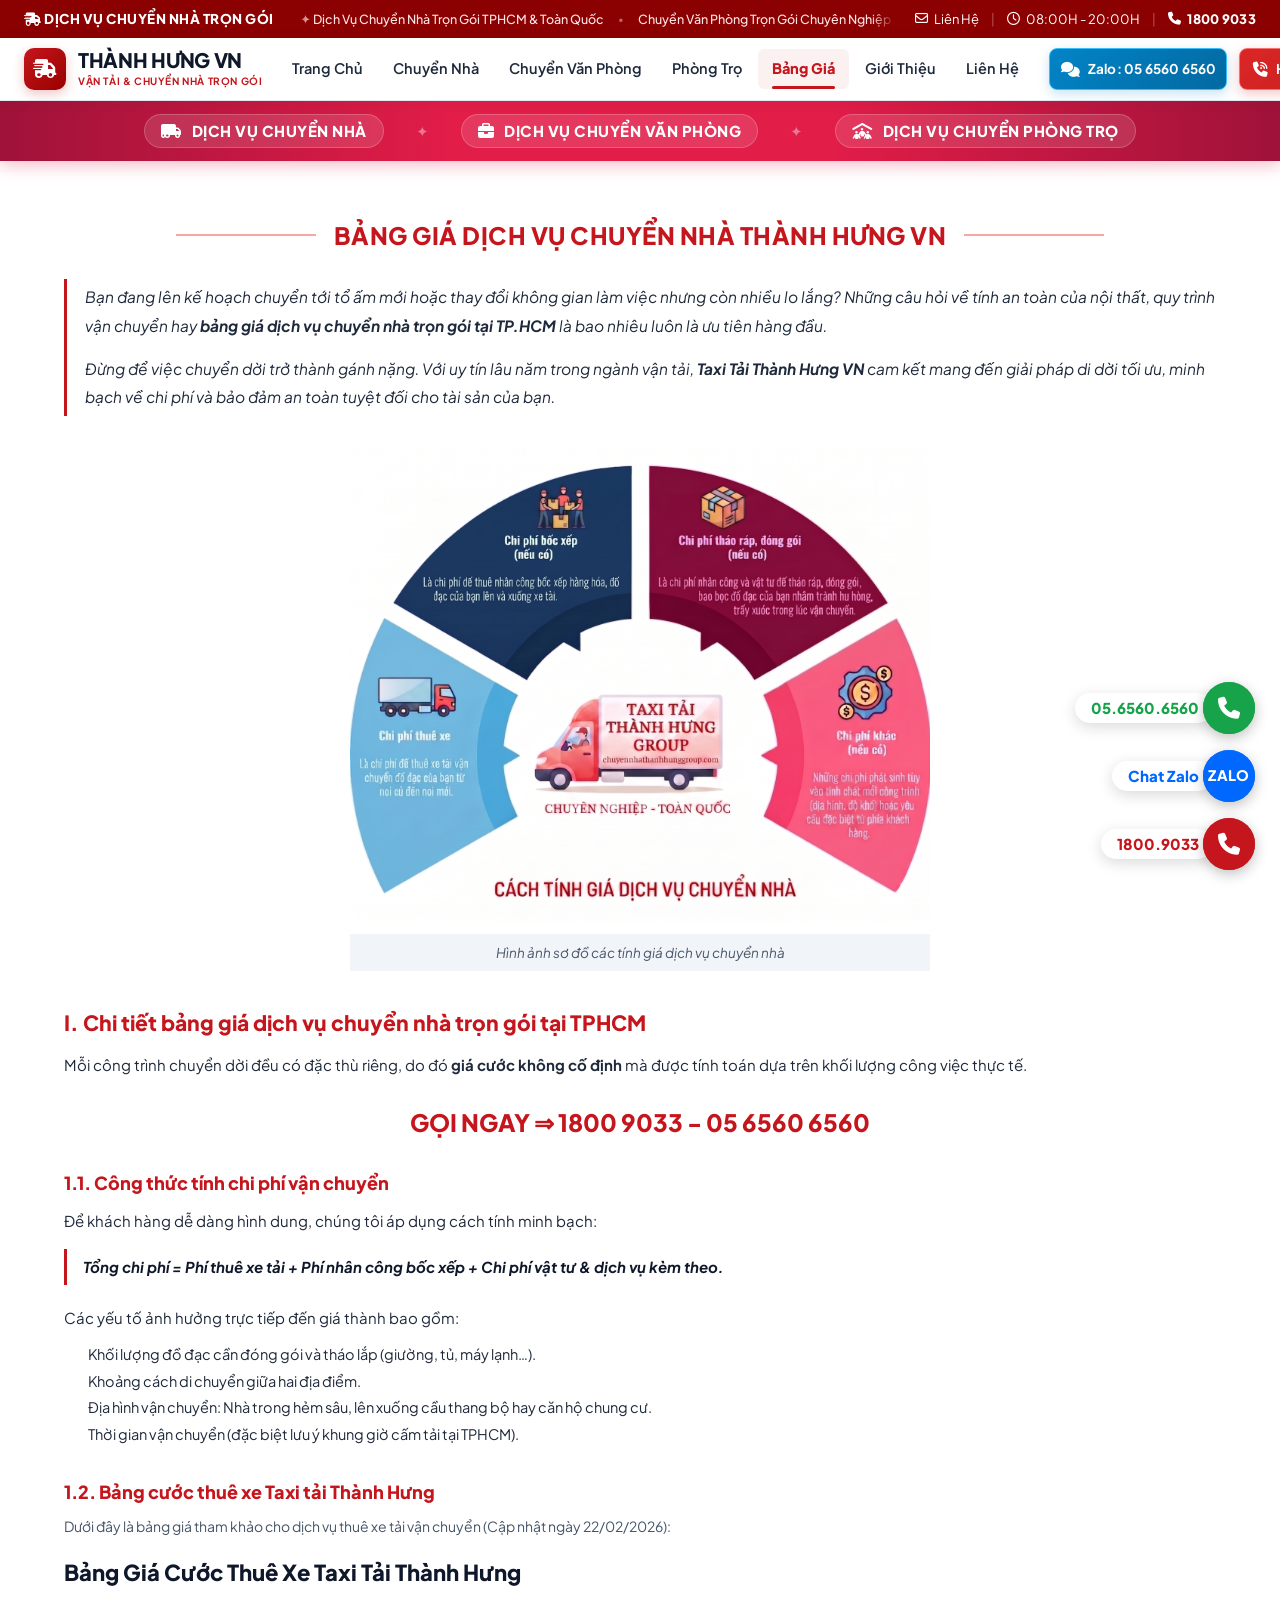
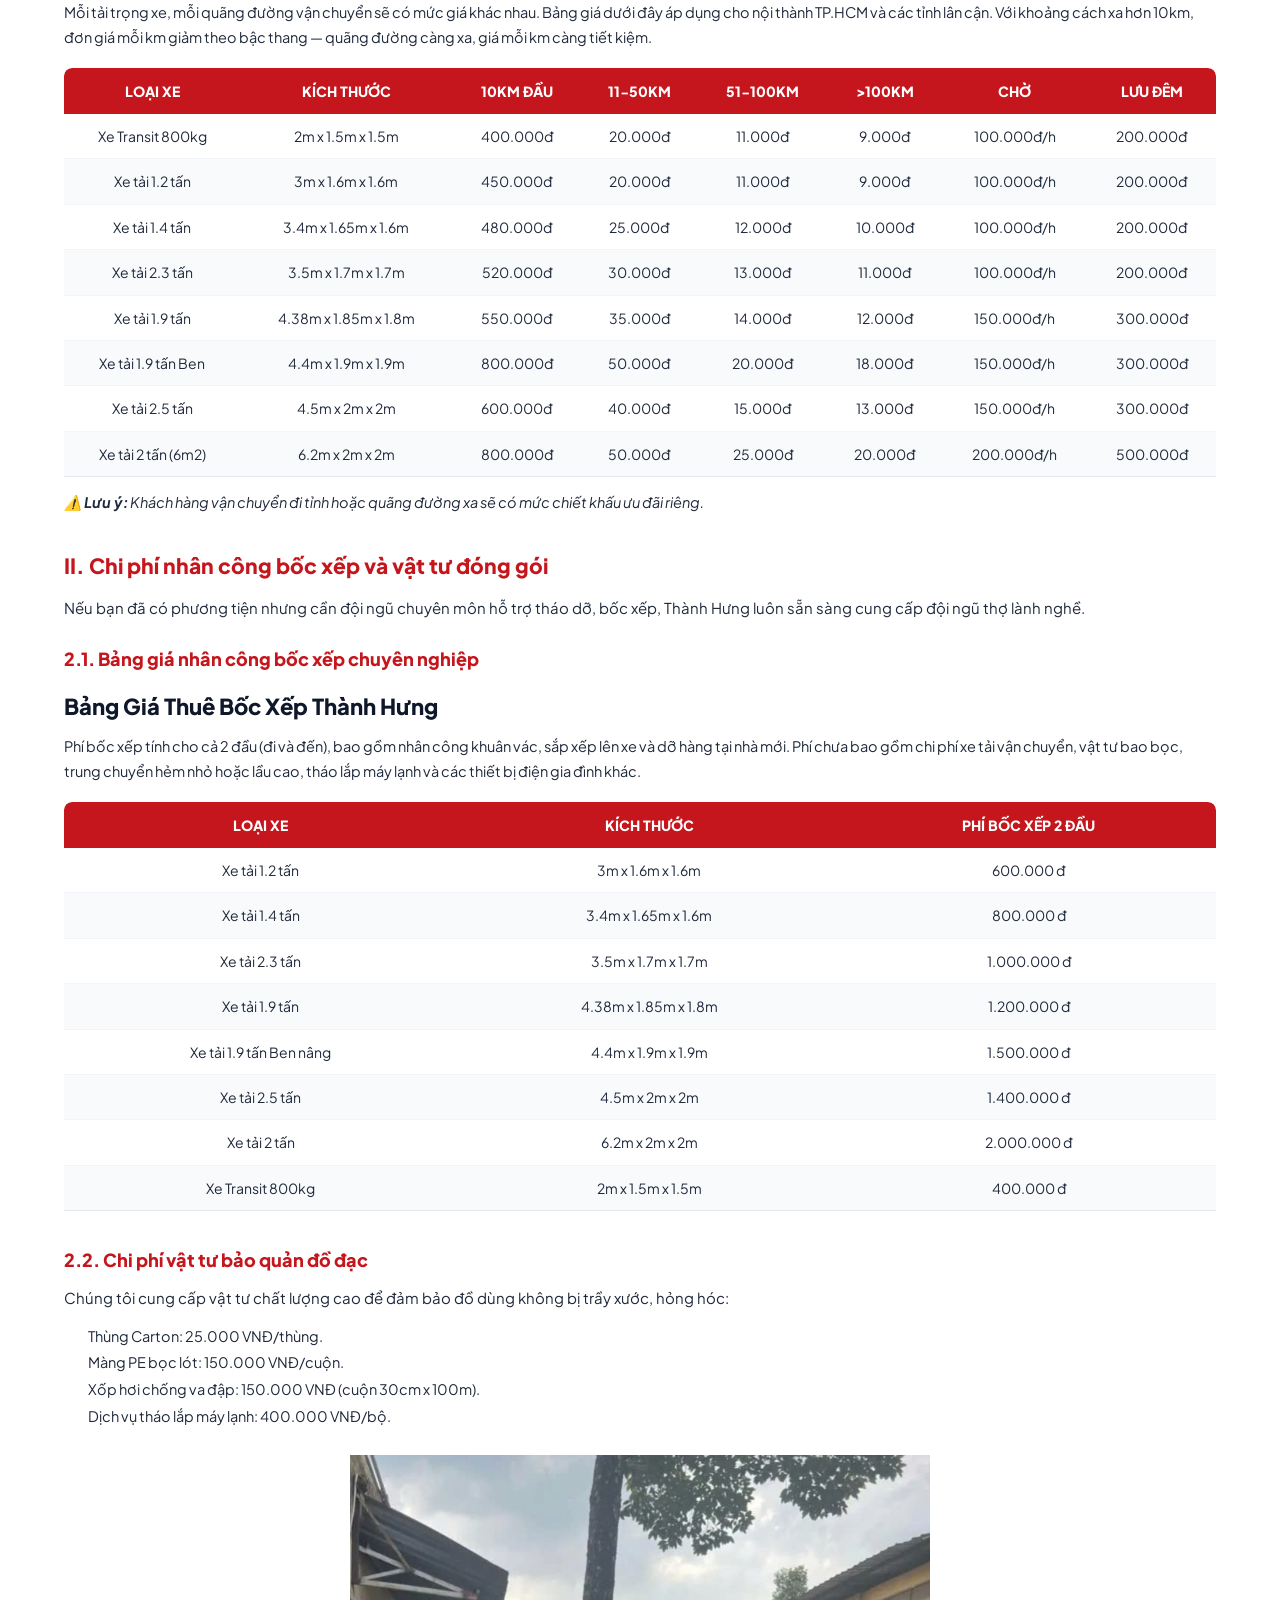
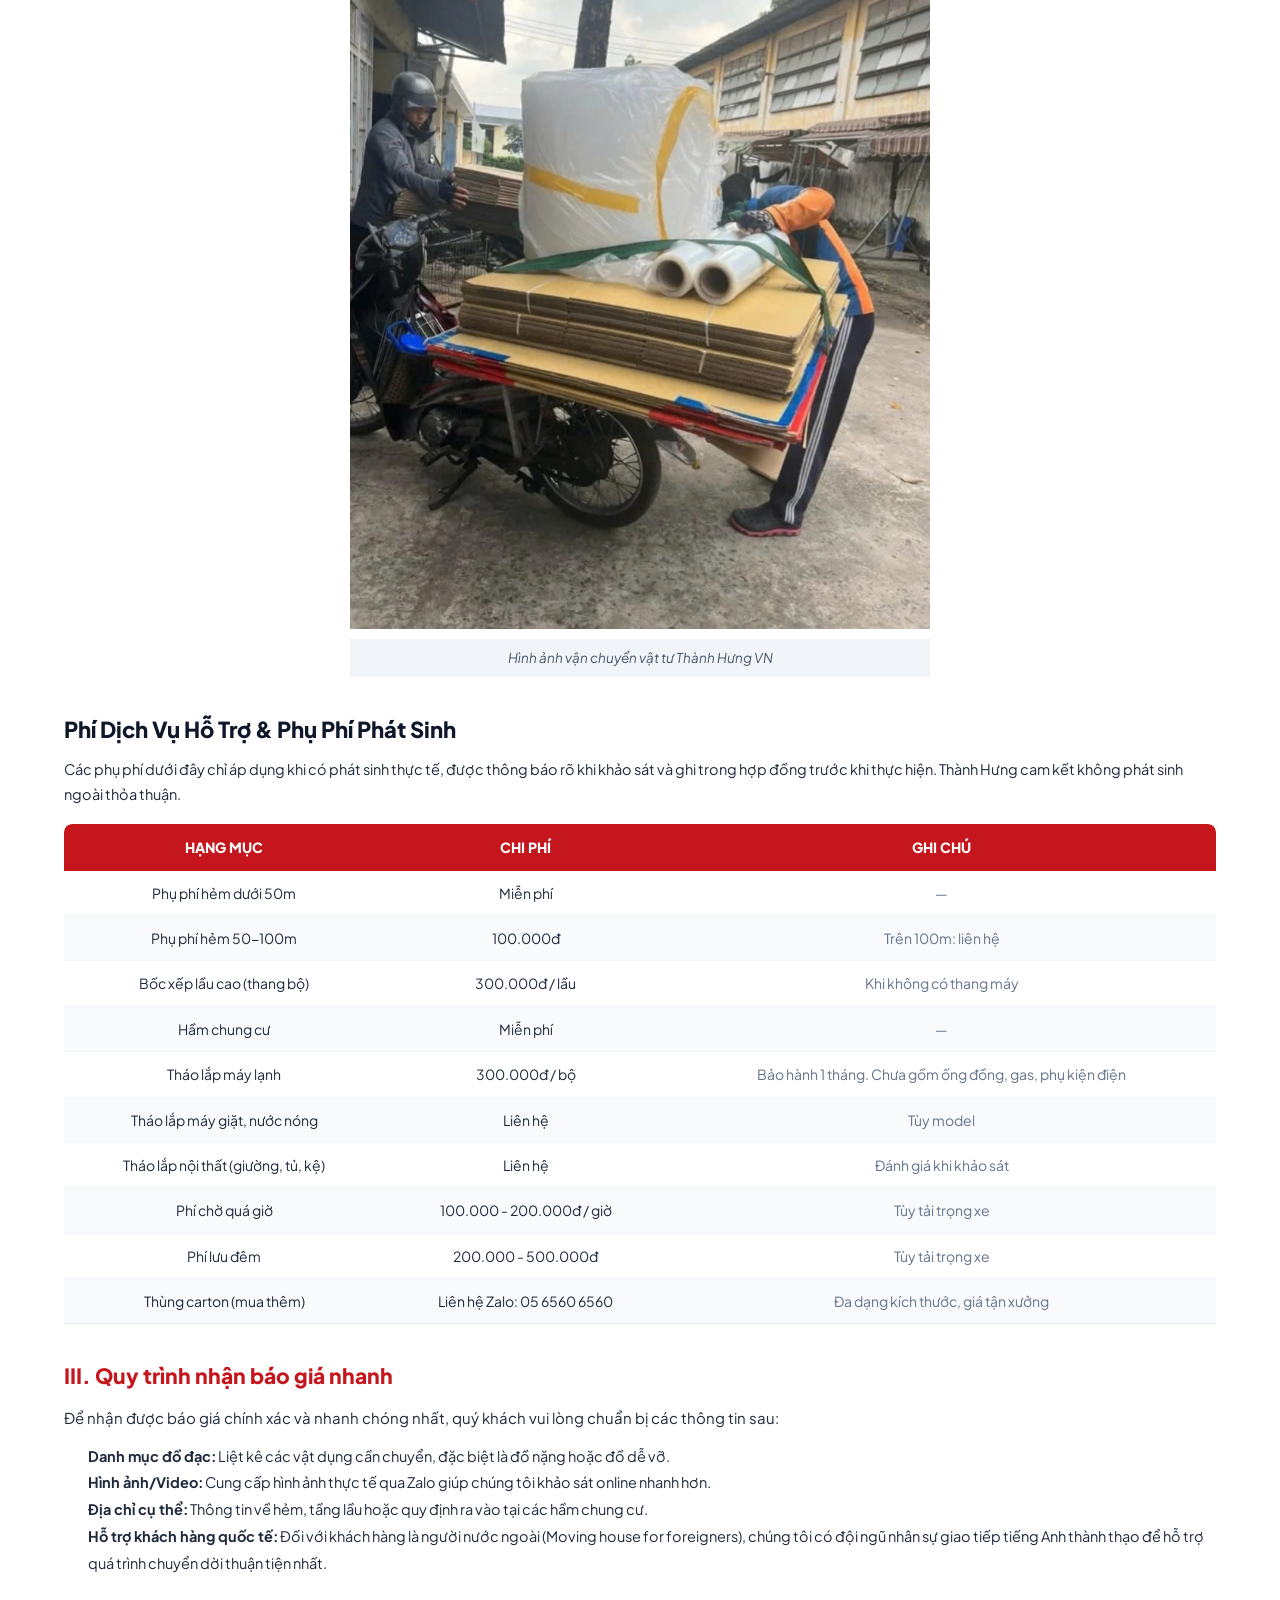
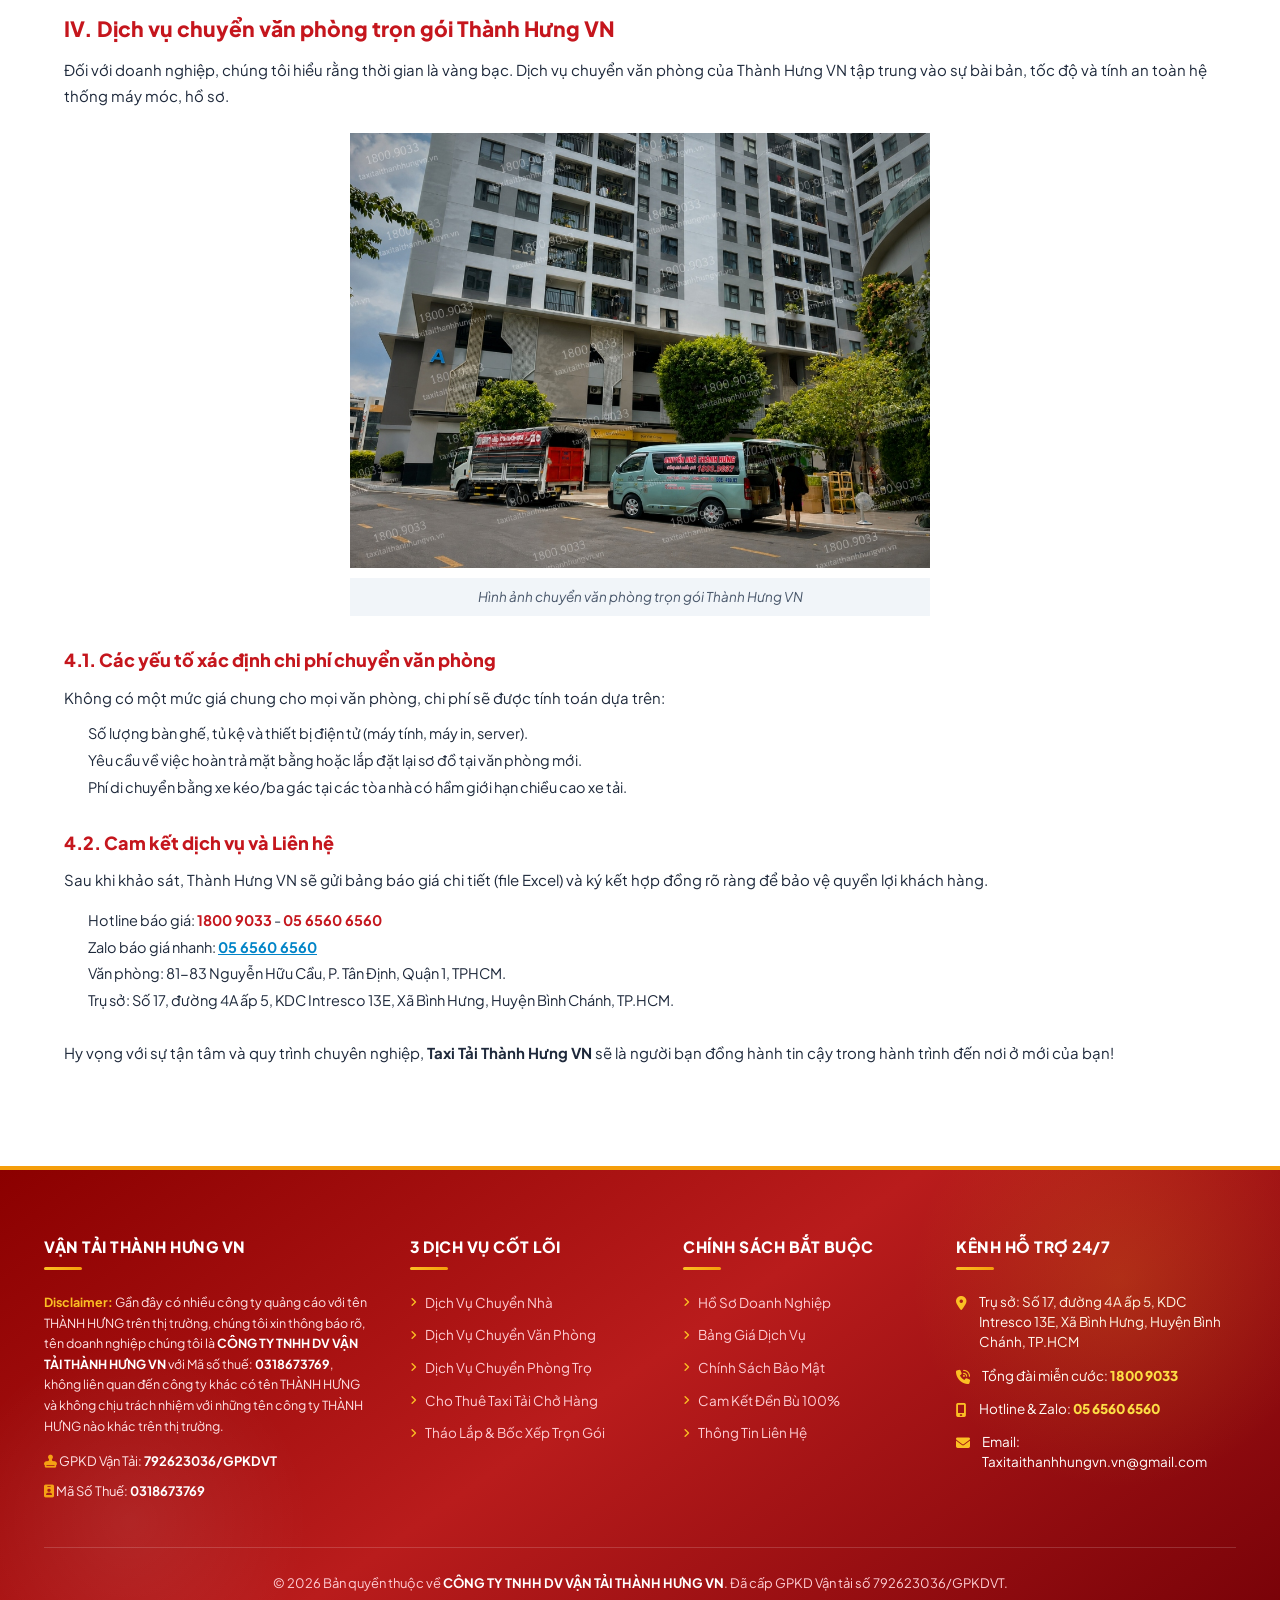
<file: bang-gia.html>
<!DOCTYPE html>
<html lang="vi">
<head>
  <meta charset="UTF-8">
  <meta name="viewport" content="width=device-width, initial-scale=1.0">
  <title>Bảng Giá Chuyển Nhà Trọn Gói & Thuê Xe Tải TPHCM Mới Nhất 2026</title>
  <meta name="description" content="Bảng giá dịch vụ chuyển nhà trọn gói và giá cước thuê taxi tải chở hàng tại TP.HCM mới nhất 2026. Minh bạch, trọn gói một lần, tuyệt đối không phát sinh.">
  <meta name="keywords" content="bảng giá chuyển nhà, giá chuyển nhà trọn gói, bảng giá taxi tải, giá thuê xe tải chở hàng, cước xe tải chuyển nhà 2026">
    <!-- FAVICON TAB TRÌNH DUYỆT (LOGO NHỎ TRÊN THANH TAB) -->
  <link rel="icon" type="image/svg+xml" href="assets/img/favicon.svg">
  <link rel="icon" type="image/png" sizes="64x64" href="assets/img/favicon.png">
  <link rel="apple-touch-icon" href="assets/img/favicon.png">
  <link rel="shortcut icon" href="favicon.ico">
  <link rel="canonical" href="https://taxitaithanhhungvn.vn/bang-gia.html">
  <link rel="preconnect" href="https://fonts.googleapis.com">
  <link rel="preconnect" href="https://fonts.gstatic.com" crossorigin>
  <link href="https://fonts.googleapis.com/css2?family=Plus+Jakarta+Sans:wght@400;500;600;700;800;900&display=swap" rel="stylesheet">
  <link rel="stylesheet" href="https://cdnjs.cloudflare.com/ajax/libs/font-awesome/6.4.0/css/all.min.css">
  <link rel="stylesheet" href="assets/css/style.css?v=20261021t">
</head>
<body>

  <!-- TOPBAR ĐỎ DOANH NGHIỆP & CHỮ CHẠY QUẢNG CÁO CHUẨN GOOGLE ADS & SEO -->
  <div class="topbar">
    <div class="container">
      <div class="topbar-wrapper">
        <div class="topbar-left">
          <span class="topbar-brand-tag">
            <i class="fa-solid fa-truck-fast"></i> DỊCH VỤ CHUYỂN NHÀ TRỌN GÓI
          </span>
          <div class="topbar-ticker-container" title="Thông tin dịch vụ">
            <div class="topbar-ticker-track">
              <span>✦ Dịch Vụ Chuyển Nhà Trọn Gói TPHCM &amp; Toàn Quốc</span>
              <span class="sep">•</span>
              <span>Chuyển Văn Phòng Trọn Gói Chuyên Nghiệp &amp; An Toàn</span>
              <span class="sep">•</span>
              <span>Báo Giá Nhanh</span>
              <span class="sep">•</span>
              <span>Cam Kết Bảo Hiểm &amp; Đền Bù 100% Giá Trị Tài Sản</span>
              <span class="sep">•</span>
              <span>Phục Vụ 24/7 Cả Ban Đêm &amp; Ngày Lễ Không Tăng Giá</span>
              <span class="sep">•</span>
              <span>Tổng Đài Miễn Cước: 1800 9033</span>
              <span class="sep">•</span>
              <!-- Lặp lại để chạy vô tận mượt mà -->
              <span>✦ Dịch Vụ Chuyển Nhà Trọn Gói TPHCM &amp; Toàn Quốc</span>
              <span class="sep">•</span>
              <span>Chuyển Văn Phòng Trọn Gói Chuyên Nghiệp &amp; An Toàn</span>
              <span class="sep">•</span>
              <span>Báo Giá Nhanh</span>
              <span class="sep">•</span>
              <span>Cam Kết Bảo Hiểm &amp; Đền Bù 100% Giá Trị Tài Sản</span>
              <span class="sep">•</span>
              <span>Phục Vụ 24/7 Cả Ban Đêm &amp; Ngày Lễ Không Tăng Giá</span>
              <span class="sep">•</span>
              <span>Tổng Đài Miễn Cước: 1800 9033</span>
              <span class="sep">•</span>
            </div>
          </div>
        </div>
        <div class="topbar-right-contacts">
          <a href="lien-he.html" class="topbar-link"><i class="fa-regular fa-envelope"></i> Liên Hệ</a>
          <span class="topbar-divider">|</span>
          <span class="topbar-clock"><i class="fa-regular fa-clock"></i> 08:00H - 20:00H</span>
          <span class="topbar-divider">|</span>
          <a href="tel:18009033" class="topbar-phone"><i class="fa-solid fa-phone"></i> 1800 9033</a>
        </div>
      </div>
    </div>
  </div>

  <!-- AESTHETIC HEADER -->
  <header class="main-header">
    <div class="container">
      <div class="header-container">
        <a href="index.html" class="brand-logo">
          <div class="logo-emblem"><i class="fa-solid fa-truck-fast"></i></div>
          <div class="logo-text-group">
            <span class="logo-main-text">THÀNH HƯNG VN</span>
            <span class="logo-sub-text">VẬN TẢI & CHUYỂN NHÀ TRỌN GÓI</span>
          </div>
        </a>

        <nav class="nav-pill-wrapper">
          <a href="index.html" class="nav-link">Trang Chủ</a>
          <a href="dich-vu-chuyen-nha.html" class="nav-link">Chuyển Nhà</a>
          <a href="dich-vu-chuyen-van-phong.html" class="nav-link">Chuyển Văn Phòng</a>
          <a href="dich-vu-chuyen-phong-tro.html" class="nav-link">Phòng Trọ</a>
          <a href="bang-gia.html" class="nav-link active">Bảng Giá</a>
          <a href="gioi-thieu.html" class="nav-link">Giới Thiệu</a>
          <a href="lien-he.html" class="nav-link">Liên Hệ</a>
        </nav>

        <div class="header-actions">
          <a href="https://zalo.me/0565606560" target="_blank" class="btn-zalo-pill" title="Chat Zalo Khảo Sát Báo Giá">
            <i class="fa-solid fa-comments"></i> <span>Zalo: 05 6560 6560</span>
          </a>
          <a href="tel:18009033" class="btn-hotline-pill" title="Tổng Đài Miễn Cước 24/7">
            <i class="fa-solid fa-phone-volume"></i> <span>Hotline: 1800 9033</span>
          </a>
        </div>

        <button class="mobile-nav-toggle" aria-label="Menu"><i class="fa-solid fa-bars-staggered"></i></button>
      </div>
    </div>
  </header>

  <!-- RED SERVICES RIBBON -->
  <div class="services-ribbon-bar">
    <div class="container">
      <div class="services-ribbon-content">
        <a href="dich-vu-chuyen-nha.html" class="ribbon-item"><i class="fa-solid fa-truck-moving"></i> DỊCH VỤ CHUYỂN NHÀ</a>
        <span class="ribbon-divider">✦</span>
        <a href="dich-vu-chuyen-van-phong.html" class="ribbon-item"><i class="fa-solid fa-briefcase"></i> DỊCH VỤ CHUYỂN VĂN PHÒNG</a>
        <span class="ribbon-divider">✦</span>
        <a href="dich-vu-chuyen-phong-tro.html" class="ribbon-item"><i class="fa-solid fa-people-roof"></i> DỊCH VỤ CHUYỂN PHÒNG TRỌ</a>
      </div>
    </div>
  </div>

  <!-- BÀI VIẾT BẢNG GIÁ DỊCH VỤ CHUYỂN NHÀ THÀNH HƯNG VN -->
  <section class="section" style="padding: 40px 0 60px; background: #ffffff;">
    <div class="container" style="max-width: 1200px; margin: 0 auto;">

      <!-- TIÊU ĐỀ BÀI VIẾT CÓ 2 GẠCH ĐẦU NGANG -->
      <div style="text-align: center; margin: 15px 0 25px;">
        <div style="display: flex; align-items: center; justify-content: center; gap: 18px;">
          <div style="height: 1.5px; background: #fca5a5; flex: 1; max-width: 140px;"></div>
          <h1 style="color: #c5161d; font-size: 24px; font-weight: 800; text-transform: uppercase; margin: 0; letter-spacing: 0.5px;">
            BẢNG GIÁ DỊCH VỤ CHUYỂN NHÀ THÀNH HƯNG VN
          </h1>
          <div style="height: 1.5px; background: #fca5a5; flex: 1; max-width: 140px;"></div>
        </div>
      </div>

      <!-- ĐOẠN TRÍCH DẪN IN NGHIÊNG CÓ VIỀN ĐỎ BÊN TRÁI -->
      <div style="border-left: 3px solid #c5161d; padding: 4px 0 4px 18px; font-style: italic; color: #1e293b; line-height: 1.85; margin: 25px 0 32px; font-size: 15.5px;">
        <p style="margin-bottom: 14px;">
          Bạn đang lên kế hoạch chuyển tới tổ ấm mới hoặc thay đổi không gian làm việc nhưng còn nhiều lo lắng? Những câu hỏi về tính an toàn của nội thất, quy trình vận chuyển hay <strong>bảng giá dịch vụ chuyển nhà trọn gói tại TP.HCM</strong> là bao nhiêu luôn là ưu tiên hàng đầu.
        </p>
        <p style="margin: 0;">
          Đừng để việc chuyển dời trở thành gánh nặng. Với uy tín lâu năm trong ngành vận tải, <strong>Taxi Tải Thành Hưng VN</strong> cam kết mang đến giải pháp di dời tối ưu, minh bạch về chi phí và bảo đảm an toàn tuyệt đối cho tài sản của bạn.
        </p>
      </div>

      <!-- HÌNH ẢNH SƠ ĐỒ CÁCH TÍNH GIÁ CĂN GIỮA KÈM CHÚ THÍCH -->
      <div style="text-align: center; margin: 30px 0 35px;">
        <img src="assets/img/so-do-tinh-gia-chuyen-nha.png" alt="Hình ảnh sơ đồ các tính giá dịch vụ chuyển nhà" style="max-width: 580px; width: 100%; height: auto; display: block; margin: 0 auto;">
        <div style="background: #f1f5f9; color: #475569; font-style: italic; font-size: 13.5px; padding: 8px 16px; display: inline-block; margin-top: 10px; width: 100%; max-width: 580px; box-sizing: border-box;">
          Hình ảnh sơ đồ các tính giá dịch vụ chuyển nhà
        </div>
      </div>

      <!-- MỤC I: CHI TIẾT BẢNG GIÁ DỊCH VỤ CHUYỂN NHÀ TRỌN GÓI TẠI TPHCM -->
      <h2 style="color: #c5161d; font-size: 21px; font-weight: 800; margin: 35px 0 12px;">
        I. Chi tiết bảng giá dịch vụ chuyển nhà trọn gói tại TPHCM
      </h2>
      <p style="color: #1e293b; font-size: 15px; line-height: 1.7; margin-bottom: 22px;">
        Mỗi công trình chuyển dời đều có đặc thù riêng, do đó <strong>giá cước không cố định</strong> mà được tính toán dựa trên khối lượng công việc thực tế.
      </p>

      <!-- GỌI NGAY NỔI BẬT MÀU ĐỎ -->
      <div style="text-align: center; margin: 25px 0;">
        <div style="font-size: 24px; font-weight: 900; color: #c5161d;">
          GỌI NGAY ⇒ <a href="tel:18009033" style="color: #c5161d; text-decoration: none;">1800 9033</a> - <a href="tel:0565606560" style="color: #c5161d; text-decoration: none;">05 6560 6560</a>
        </div>
      </div>

      <!-- 1.1. CÔNG THỨC TÍNH CHI PHÍ VẬN CHUYỂN -->
      <h3 style="color: #c5161d; font-size: 18px; font-weight: 800; margin: 28px 0 10px;">
        1.1. Công thức tính chi phí vận chuyển
      </h3>
      <p style="color: #1e293b; font-size: 15px; line-height: 1.7; margin-bottom: 12px;">
        Để khách hàng dễ dàng hình dung, chúng tôi áp dụng cách tính minh bạch:
      </p>

      <div style="border-left: 3px solid #c5161d; padding: 6px 0 6px 16px; font-style: italic; color: #0f172a; font-weight: 700; margin: 16px 0 20px; font-size: 15px;">
        Tổng chi phí = Phí thuê xe tải + Phí nhân công bốc xếp + Chi phí vật tư &amp; dịch vụ kèm theo.
      </div>

      <p style="color: #1e293b; font-size: 15px; line-height: 1.7; margin-bottom: 10px;">
        Các yếu tố ảnh hưởng trực tiếp đến giá thành bao gồm:
      </p>
      <ul style="padding-left: 24px; font-size: 14.5px; color: #1e293b; line-height: 1.85; margin-bottom: 30px;">
        <li>Khối lượng đồ đạc cần đóng gói và tháo lắp (giường, tủ, máy lạnh…).</li>
        <li>Khoảng cách di chuyển giữa hai địa điểm.</li>
        <li>Địa hình vận chuyển: Nhà trong hẻm sâu, lên xuống cầu thang bộ hay căn hộ chung cư.</li>
        <li>Thời gian vận chuyển (đặc biệt lưu ý khung giờ cấm tải tại TPHCM).</li>
      </ul>

      <!-- 1.2. BẢNG CƯỚC THUÊ XE TAXI TẢI THÀNH HƯNG -->
      <h3 style="color: #c5161d; font-size: 18px; font-weight: 800; margin: 30px 0 8px;">
        1.2. Bảng cước thuê xe Taxi tải Thành Hưng
      </h3>
      <p style="color: #475569; font-size: 14px; line-height: 1.6; margin-bottom: 14px;">
        Dưới đây là bảng giá tham khảo cho dịch vụ thuê xe tải vận chuyển (Cập nhật ngày 22/02/2026):
      </p>

      <h2 style="font-size: 22px; font-weight: 800; color: #0f172a; margin: 18px 0 10px;">
        Bảng Giá Cước Thuê Xe Taxi Tải Thành Hưng
      </h2>
      <p style="color: #1e293b; font-size: 14.5px; line-height: 1.7; margin-bottom: 18px;">
        Mỗi tải trọng xe, mỗi quãng đường vận chuyển sẽ có mức giá khác nhau. Bảng giá dưới đây áp dụng cho nội thành TP.HCM và các tỉnh lân cận. Với khoảng cách xa hơn 10km, đơn giá mỗi km giảm theo bậc thang — quãng đường càng xa, giá mỗi km càng tiết kiệm.
      </p>

      <!-- TABLE 1 -->
      <div style="overflow-x: auto; margin-bottom: 14px; border-radius: 8px 8px 0 0;">
        <table style="width: 100%; border-collapse: collapse; min-width: 820px; font-size: 14px;">
          <thead>
            <tr style="background: #c5161d; color: #ffffff;">
              <th style="padding: 12px 14px; font-weight: 800; text-align: center; border-top-left-radius: 8px;">LOẠI XE</th>
              <th style="padding: 12px 14px; font-weight: 800; text-align: center;">KÍCH THƯỚC</th>
              <th style="padding: 12px 14px; font-weight: 800; text-align: center;">10KM ĐẦU</th>
              <th style="padding: 12px 14px; font-weight: 800; text-align: center;">11-50KM</th>
              <th style="padding: 12px 14px; font-weight: 800; text-align: center;">51-100KM</th>
              <th style="padding: 12px 14px; font-weight: 800; text-align: center;">&gt;100KM</th>
              <th style="padding: 12px 14px; font-weight: 800; text-align: center;">CHỜ</th>
              <th style="padding: 12px 14px; font-weight: 800; text-align: center; border-top-right-radius: 8px;">LƯU ĐÊM</th>
            </tr>
          </thead>
          <tbody>
            <tr style="background: #ffffff; border-bottom: 1px solid #f1f5f9;">
              <td style="padding: 11px 14px; text-align: center; color: #1e293b;">Xe Transit 800kg</td>
              <td style="padding: 11px 14px; text-align: center; color: #1e293b;">2m x 1.5m x 1.5m</td>
              <td style="padding: 11px 14px; text-align: center; color: #1e293b;">400.000đ</td>
              <td style="padding: 11px 14px; text-align: center; color: #1e293b;">20.000đ</td>
              <td style="padding: 11px 14px; text-align: center; color: #1e293b;">11.000đ</td>
              <td style="padding: 11px 14px; text-align: center; color: #1e293b;">9.000đ</td>
              <td style="padding: 11px 14px; text-align: center; color: #1e293b;">100.000đ/h</td>
              <td style="padding: 11px 14px; text-align: center; color: #1e293b;">200.000đ</td>
            </tr>
            <tr style="background: #f8fafc; border-bottom: 1px solid #f1f5f9;">
              <td style="padding: 11px 14px; text-align: center; color: #1e293b;">Xe tải 1.2 tấn</td>
              <td style="padding: 11px 14px; text-align: center; color: #1e293b;">3m x 1.6m x 1.6m</td>
              <td style="padding: 11px 14px; text-align: center; color: #1e293b;">450.000đ</td>
              <td style="padding: 11px 14px; text-align: center; color: #1e293b;">20.000đ</td>
              <td style="padding: 11px 14px; text-align: center; color: #1e293b;">11.000đ</td>
              <td style="padding: 11px 14px; text-align: center; color: #1e293b;">9.000đ</td>
              <td style="padding: 11px 14px; text-align: center; color: #1e293b;">100.000đ/h</td>
              <td style="padding: 11px 14px; text-align: center; color: #1e293b;">200.000đ</td>
            </tr>
            <tr style="background: #ffffff; border-bottom: 1px solid #f1f5f9;">
              <td style="padding: 11px 14px; text-align: center; color: #1e293b;">Xe tải 1.4 tấn</td>
              <td style="padding: 11px 14px; text-align: center; color: #1e293b;">3.4m x 1.65m x 1.6m</td>
              <td style="padding: 11px 14px; text-align: center; color: #1e293b;">480.000đ</td>
              <td style="padding: 11px 14px; text-align: center; color: #1e293b;">25.000đ</td>
              <td style="padding: 11px 14px; text-align: center; color: #1e293b;">12.000đ</td>
              <td style="padding: 11px 14px; text-align: center; color: #1e293b;">10.000đ</td>
              <td style="padding: 11px 14px; text-align: center; color: #1e293b;">100.000đ/h</td>
              <td style="padding: 11px 14px; text-align: center; color: #1e293b;">200.000đ</td>
            </tr>
            <tr style="background: #f8fafc; border-bottom: 1px solid #f1f5f9;">
              <td style="padding: 11px 14px; text-align: center; color: #1e293b;">Xe tải 2.3 tấn</td>
              <td style="padding: 11px 14px; text-align: center; color: #1e293b;">3.5m x 1.7m x 1.7m</td>
              <td style="padding: 11px 14px; text-align: center; color: #1e293b;">520.000đ</td>
              <td style="padding: 11px 14px; text-align: center; color: #1e293b;">30.000đ</td>
              <td style="padding: 11px 14px; text-align: center; color: #1e293b;">13.000đ</td>
              <td style="padding: 11px 14px; text-align: center; color: #1e293b;">11.000đ</td>
              <td style="padding: 11px 14px; text-align: center; color: #1e293b;">100.000đ/h</td>
              <td style="padding: 11px 14px; text-align: center; color: #1e293b;">200.000đ</td>
            </tr>
            <tr style="background: #ffffff; border-bottom: 1px solid #f1f5f9;">
              <td style="padding: 11px 14px; text-align: center; color: #1e293b;">Xe tải 1.9 tấn</td>
              <td style="padding: 11px 14px; text-align: center; color: #1e293b;">4.38m x 1.85m x 1.8m</td>
              <td style="padding: 11px 14px; text-align: center; color: #1e293b;">550.000đ</td>
              <td style="padding: 11px 14px; text-align: center; color: #1e293b;">35.000đ</td>
              <td style="padding: 11px 14px; text-align: center; color: #1e293b;">14.000đ</td>
              <td style="padding: 11px 14px; text-align: center; color: #1e293b;">12.000đ</td>
              <td style="padding: 11px 14px; text-align: center; color: #1e293b;">150.000đ/h</td>
              <td style="padding: 11px 14px; text-align: center; color: #1e293b;">300.000đ</td>
            </tr>
            <tr style="background: #f8fafc; border-bottom: 1px solid #f1f5f9;">
              <td style="padding: 11px 14px; text-align: center; color: #1e293b;">Xe tải 1.9 tấn Ben</td>
              <td style="padding: 11px 14px; text-align: center; color: #1e293b;">4.4m x 1.9m x 1.9m</td>
              <td style="padding: 11px 14px; text-align: center; color: #1e293b;">800.000đ</td>
              <td style="padding: 11px 14px; text-align: center; color: #1e293b;">50.000đ</td>
              <td style="padding: 11px 14px; text-align: center; color: #1e293b;">20.000đ</td>
              <td style="padding: 11px 14px; text-align: center; color: #1e293b;">18.000đ</td>
              <td style="padding: 11px 14px; text-align: center; color: #1e293b;">150.000đ/h</td>
              <td style="padding: 11px 14px; text-align: center; color: #1e293b;">300.000đ</td>
            </tr>
            <tr style="background: #ffffff; border-bottom: 1px solid #f1f5f9;">
              <td style="padding: 11px 14px; text-align: center; color: #1e293b;">Xe tải 2.5 tấn</td>
              <td style="padding: 11px 14px; text-align: center; color: #1e293b;">4.5m x 2m x 2m</td>
              <td style="padding: 11px 14px; text-align: center; color: #1e293b;">600.000đ</td>
              <td style="padding: 11px 14px; text-align: center; color: #1e293b;">40.000đ</td>
              <td style="padding: 11px 14px; text-align: center; color: #1e293b;">15.000đ</td>
              <td style="padding: 11px 14px; text-align: center; color: #1e293b;">13.000đ</td>
              <td style="padding: 11px 14px; text-align: center; color: #1e293b;">150.000đ/h</td>
              <td style="padding: 11px 14px; text-align: center; color: #1e293b;">300.000đ</td>
            </tr>
            <tr style="background: #f8fafc; border-bottom: 1px solid #e2e8f0;">
              <td style="padding: 11px 14px; text-align: center; color: #1e293b;">Xe tải 2 tấn (6m2)</td>
              <td style="padding: 11px 14px; text-align: center; color: #1e293b;">6.2m x 2m x 2m</td>
              <td style="padding: 11px 14px; text-align: center; color: #1e293b;">800.000đ</td>
              <td style="padding: 11px 14px; text-align: center; color: #1e293b;">50.000đ</td>
              <td style="padding: 11px 14px; text-align: center; color: #1e293b;">25.000đ</td>
              <td style="padding: 11px 14px; text-align: center; color: #1e293b;">20.000đ</td>
              <td style="padding: 11px 14px; text-align: center; color: #1e293b;">200.000đ/h</td>
              <td style="padding: 11px 14px; text-align: center; color: #1e293b;">500.000đ</td>
            </tr>
          </tbody>
        </table>
      </div>

      <p style="font-size: 14.5px; color: #1e293b; font-style: italic; margin-bottom: 35px;">
        ⚠️ <strong>Lưu ý:</strong> Khách hàng vận chuyển đi tỉnh hoặc quãng đường xa sẽ có mức chiết khấu ưu đãi riêng.
      </p>

      <!-- MỤC II: CHI PHÍ NHÂN CÔNG BỐC XẾP VÀ VẬT TƯ ĐÓNG GÓI -->
      <h2 style="color: #c5161d; font-size: 21px; font-weight: 800; margin: 35px 0 12px;">
        II. Chi phí nhân công bốc xếp và vật tư đóng gói
      </h2>
      <p style="color: #1e293b; font-size: 15px; line-height: 1.7; margin-bottom: 20px;">
        Nếu bạn đã có phương tiện nhưng cần đội ngũ chuyên môn hỗ trợ tháo dỡ, bốc xếp, Thành Hưng luôn sẵn sàng cung cấp đội ngũ thợ lành nghề.
      </p>

      <!-- 2.1. BẢNG GIÁ NHÂN CÔNG BỐC XẾP CHUYÊN NGHIỆP -->
      <h3 style="color: #c5161d; font-size: 18px; font-weight: 800; margin: 25px 0 8px;">
        2.1. Bảng giá nhân công bốc xếp chuyên nghiệp
      </h3>
      <h2 style="font-size: 22px; font-weight: 800; color: #0f172a; margin: 15px 0 10px;">
        Bảng Giá Thuê Bốc Xếp Thành Hưng
      </h2>
      <p style="color: #1e293b; font-size: 14.5px; line-height: 1.7; margin-bottom: 18px;">
        Phí bốc xếp tính cho cả 2 đầu (đi và đến), bao gồm nhân công khuân vác, sắp xếp lên xe và dỡ hàng tại nhà mới. Phí chưa bao gồm chi phí xe tải vận chuyển, vật tư bao bọc, trung chuyển hẻm nhỏ hoặc lầu cao, tháo lắp máy lạnh và các thiết bị điện gia đình khác.
      </p>

      <!-- TABLE 2 -->
      <div style="overflow-x: auto; margin-bottom: 35px; border-radius: 8px 8px 0 0;">
        <table style="width: 100%; border-collapse: collapse; min-width: 580px; font-size: 14px;">
          <thead>
            <tr style="background: #c5161d; color: #ffffff;">
              <th style="padding: 12px 16px; font-weight: 800; text-align: center; border-top-left-radius: 8px;">LOẠI XE</th>
              <th style="padding: 12px 16px; font-weight: 800; text-align: center;">KÍCH THƯỚC</th>
              <th style="padding: 12px 16px; font-weight: 800; text-align: center; border-top-right-radius: 8px;">PHÍ BỐC XẾP 2 ĐẦU</th>
            </tr>
          </thead>
          <tbody>
            <tr style="background: #ffffff; border-bottom: 1px solid #f1f5f9;">
              <td style="padding: 11px 16px; text-align: center; color: #1e293b;">Xe tải 1.2 tấn</td>
              <td style="padding: 11px 16px; text-align: center; color: #1e293b;">3m x 1.6m x 1.6m</td>
              <td style="padding: 11px 16px; text-align: center; color: #1e293b;">600.000 đ</td>
            </tr>
            <tr style="background: #f8fafc; border-bottom: 1px solid #f1f5f9;">
              <td style="padding: 11px 16px; text-align: center; color: #1e293b;">Xe tải 1.4 tấn</td>
              <td style="padding: 11px 16px; text-align: center; color: #1e293b;">3.4m x 1.65m x 1.6m</td>
              <td style="padding: 11px 16px; text-align: center; color: #1e293b;">800.000 đ</td>
            </tr>
            <tr style="background: #ffffff; border-bottom: 1px solid #f1f5f9;">
              <td style="padding: 11px 16px; text-align: center; color: #1e293b;">Xe tải 2.3 tấn</td>
              <td style="padding: 11px 16px; text-align: center; color: #1e293b;">3.5m x 1.7m x 1.7m</td>
              <td style="padding: 11px 16px; text-align: center; color: #1e293b;">1.000.000 đ</td>
            </tr>
            <tr style="background: #f8fafc; border-bottom: 1px solid #f1f5f9;">
              <td style="padding: 11px 16px; text-align: center; color: #1e293b;">Xe tải 1.9 tấn</td>
              <td style="padding: 11px 16px; text-align: center; color: #1e293b;">4.38m x 1.85m x 1.8m</td>
              <td style="padding: 11px 16px; text-align: center; color: #1e293b;">1.200.000 đ</td>
            </tr>
            <tr style="background: #ffffff; border-bottom: 1px solid #f1f5f9;">
              <td style="padding: 11px 16px; text-align: center; color: #1e293b;">Xe tải 1.9 tấn Ben nâng</td>
              <td style="padding: 11px 16px; text-align: center; color: #1e293b;">4.4m x 1.9m x 1.9m</td>
              <td style="padding: 11px 16px; text-align: center; color: #1e293b;">1.500.000 đ</td>
            </tr>
            <tr style="background: #f8fafc; border-bottom: 1px solid #f1f5f9;">
              <td style="padding: 11px 16px; text-align: center; color: #1e293b;">Xe tải 2.5 tấn</td>
              <td style="padding: 11px 16px; text-align: center; color: #1e293b;">4.5m x 2m x 2m</td>
              <td style="padding: 11px 16px; text-align: center; color: #1e293b;">1.400.000 đ</td>
            </tr>
            <tr style="background: #ffffff; border-bottom: 1px solid #f1f5f9;">
              <td style="padding: 11px 16px; text-align: center; color: #1e293b;">Xe tải 2 tấn</td>
              <td style="padding: 11px 16px; text-align: center; color: #1e293b;">6.2m x 2m x 2m</td>
              <td style="padding: 11px 16px; text-align: center; color: #1e293b;">2.000.000 đ</td>
            </tr>
            <tr style="background: #f8fafc; border-bottom: 1px solid #e2e8f0;">
              <td style="padding: 11px 16px; text-align: center; color: #1e293b;">Xe Transit 800kg</td>
              <td style="padding: 11px 16px; text-align: center; color: #1e293b;">2m x 1.5m x 1.5m</td>
              <td style="padding: 11px 16px; text-align: center; color: #1e293b;">400.000 đ</td>
            </tr>
          </tbody>
        </table>
      </div>

      <!-- 2.2. CHI PHÍ VẬT TƯ BẢO QUẢN ĐỒ ĐẠC -->
      <h3 style="color: #c5161d; font-size: 18px; font-weight: 800; margin: 30px 0 10px;">
        2.2. Chi phí vật tư bảo quản đồ đạc
      </h3>
      <p style="color: #1e293b; font-size: 15px; line-height: 1.7; margin-bottom: 12px;">
        Chúng tôi cung cấp vật tư chất lượng cao để đảm bảo đồ dùng không bị trầy xước, hỏng hóc:
      </p>
      <ul style="padding-left: 24px; font-size: 14.5px; color: #1e293b; line-height: 1.85; margin-bottom: 25px;">
        <li>Thùng Carton: 25.000 VNĐ/thùng.</li>
        <li>Màng PE bọc lót: 150.000 VNĐ/cuộn.</li>
        <li>Xốp hơi chống va đập: 150.000 VNĐ (cuộn 30cm x 100m).</li>
        <li>Dịch vụ tháo lắp máy lạnh: 400.000 VNĐ/bộ.</li>
      </ul>

      <!-- HÌNH ẢNH VẬN CHUYỂN VẬT TƯ THÀNH HƯNG VN -->
      <div style="text-align: center; margin: 25px 0 35px;">
        <img src="assets/img/vat-tu-dong-goi.jpg" alt="Hình ảnh vận chuyển vật tư Thành Hưng VN" style="max-width: 580px; width: 100%; height: auto; display: block; margin: 0 auto;">
        <div style="background: #f1f5f9; color: #475569; font-style: italic; font-size: 13.5px; padding: 8px 16px; display: inline-block; margin-top: 10px; width: 100%; max-width: 580px; box-sizing: border-box;">
          Hình ảnh vận chuyển vật tư Thành Hưng VN
        </div>
      </div>

      <!-- PHÍ DỊCH VỤ HỖ TRỢ & PHỤ PHÍ PHÁT SINH -->
      <h2 style="font-size: 22px; font-weight: 800; color: #0f172a; margin: 30px 0 10px;">
        Phí Dịch Vụ Hỗ Trợ &amp; Phụ Phí Phát Sinh
      </h2>
      <p style="color: #1e293b; font-size: 14.5px; line-height: 1.7; margin-bottom: 18px;">
        Các phụ phí dưới đây chỉ áp dụng khi có phát sinh thực tế, được thông báo rõ khi khảo sát và ghi trong hợp đồng trước khi thực hiện. Thành Hưng cam kết không phát sinh ngoài thỏa thuận.
      </p>

      <!-- TABLE 3 -->
      <div style="overflow-x: auto; margin-bottom: 35px; border-radius: 8px 8px 0 0;">
        <table style="width: 100%; border-collapse: collapse; min-width: 650px; font-size: 14px;">
          <thead>
            <tr style="background: #c5161d; color: #ffffff;">
              <th style="padding: 12px 16px; font-weight: 800; text-align: center; border-top-left-radius: 8px;">HẠNG MỤC</th>
              <th style="padding: 12px 16px; font-weight: 800; text-align: center;">CHI PHÍ</th>
              <th style="padding: 12px 16px; font-weight: 800; text-align: center; border-top-right-radius: 8px;">GHI CHÚ</th>
            </tr>
          </thead>
          <tbody>
            <tr style="background: #ffffff; border-bottom: 1px solid #f1f5f9;">
              <td style="padding: 11px 16px; text-align: center; color: #1e293b;">Phụ phí hẻm dưới 50m</td>
              <td style="padding: 11px 16px; text-align: center; color: #1e293b;">Miễn phí</td>
              <td style="padding: 11px 16px; text-align: center; color: #64748b;">—</td>
            </tr>
            <tr style="background: #f8fafc; border-bottom: 1px solid #f1f5f9;">
              <td style="padding: 11px 16px; text-align: center; color: #1e293b;">Phụ phí hẻm 50-100m</td>
              <td style="padding: 11px 16px; text-align: center; color: #1e293b;">100.000đ</td>
              <td style="padding: 11px 16px; text-align: center; color: #64748b;">Trên 100m: liên hệ</td>
            </tr>
            <tr style="background: #ffffff; border-bottom: 1px solid #f1f5f9;">
              <td style="padding: 11px 16px; text-align: center; color: #1e293b;">Bốc xếp lầu cao (thang bộ)</td>
              <td style="padding: 11px 16px; text-align: center; color: #1e293b;">300.000đ / lầu</td>
              <td style="padding: 11px 16px; text-align: center; color: #64748b;">Khi không có thang máy</td>
            </tr>
            <tr style="background: #f8fafc; border-bottom: 1px solid #f1f5f9;">
              <td style="padding: 11px 16px; text-align: center; color: #1e293b;">Hầm chung cư</td>
              <td style="padding: 11px 16px; text-align: center; color: #1e293b;">Miễn phí</td>
              <td style="padding: 11px 16px; text-align: center; color: #64748b;">—</td>
            </tr>
            <tr style="background: #ffffff; border-bottom: 1px solid #f1f5f9;">
              <td style="padding: 11px 16px; text-align: center; color: #1e293b;">Tháo lắp máy lạnh</td>
              <td style="padding: 11px 16px; text-align: center; color: #1e293b;">300.000đ / bộ</td>
              <td style="padding: 11px 16px; text-align: center; color: #64748b;">Bảo hành 1 tháng. Chưa gồm ống đồng, gas, phụ kiện điện</td>
            </tr>
            <tr style="background: #f8fafc; border-bottom: 1px solid #f1f5f9;">
              <td style="padding: 11px 16px; text-align: center; color: #1e293b;">Tháo lắp máy giặt, nước nóng</td>
              <td style="padding: 11px 16px; text-align: center; color: #1e293b;">Liên hệ</td>
              <td style="padding: 11px 16px; text-align: center; color: #64748b;">Tùy model</td>
            </tr>
            <tr style="background: #ffffff; border-bottom: 1px solid #f1f5f9;">
              <td style="padding: 11px 16px; text-align: center; color: #1e293b;">Tháo lắp nội thất (giường, tủ, kệ)</td>
              <td style="padding: 11px 16px; text-align: center; color: #1e293b;">Liên hệ</td>
              <td style="padding: 11px 16px; text-align: center; color: #64748b;">Đánh giá khi khảo sát</td>
            </tr>
            <tr style="background: #f8fafc; border-bottom: 1px solid #f1f5f9;">
              <td style="padding: 11px 16px; text-align: center; color: #1e293b;">Phí chờ quá giờ</td>
              <td style="padding: 11px 16px; text-align: center; color: #1e293b;">100.000 - 200.000đ / giờ</td>
              <td style="padding: 11px 16px; text-align: center; color: #64748b;">Tùy tải trọng xe</td>
            </tr>
            <tr style="background: #ffffff; border-bottom: 1px solid #f1f5f9;">
              <td style="padding: 11px 16px; text-align: center; color: #1e293b;">Phí lưu đêm</td>
              <td style="padding: 11px 16px; text-align: center; color: #1e293b;">200.000 - 500.000đ</td>
              <td style="padding: 11px 16px; text-align: center; color: #64748b;">Tùy tải trọng xe</td>
            </tr>
            <tr style="background: #f8fafc; border-bottom: 1px solid #e2e8f0;">
              <td style="padding: 11px 16px; text-align: center; color: #1e293b;">Thùng carton (mua thêm)</td>
              <td style="padding: 11px 16px; text-align: center; color: #1e293b;">Liên hệ Zalo: 05 6560 6560</td>
              <td style="padding: 11px 16px; text-align: center; color: #64748b;">Đa dạng kích thước, giá tận xưởng</td>
            </tr>
          </tbody>
        </table>
      </div>

      <!-- MỤC III: QUY TRÌNH NHẬN BÁO GIÁ NHANH -->
      <h2 style="color: #c5161d; font-size: 21px; font-weight: 800; margin: 35px 0 12px;">
        III. Quy trình nhận báo giá nhanh
      </h2>
      <p style="color: #1e293b; font-size: 15px; line-height: 1.7; margin-bottom: 12px;">
        Để nhận được báo giá chính xác và nhanh chóng nhất, quý khách vui lòng chuẩn bị các thông tin sau:
      </p>
      <ul style="padding-left: 24px; font-size: 14.5px; color: #1e293b; line-height: 1.85; margin-bottom: 30px;">
        <li><strong>Danh mục đồ đạc:</strong> Liệt kê các vật dụng cần chuyển, đặc biệt là đồ nặng hoặc đồ dễ vỡ.</li>
        <li><strong>Hình ảnh/Video:</strong> Cung cấp hình ảnh thực tế qua Zalo giúp chúng tôi khảo sát online nhanh hơn.</li>
        <li><strong>Địa chỉ cụ thể:</strong> Thông tin về hẻm, tầng lầu hoặc quy định ra vào tại các hầm chung cư.</li>
        <li><strong>Hỗ trợ khách hàng quốc tế:</strong> Đối với khách hàng là người nước ngoài (Moving house for foreigners), chúng tôi có đội ngũ nhân sự giao tiếp tiếng Anh thành thạo để hỗ trợ quá trình chuyển dời thuận tiện nhất.</li>
      </ul>

      <!-- MỤC IV: DỊCH VỤ CHUYỂN VĂN PHÒNG TRỌN GÓI THÀNH HƯNG VN -->
      <h2 style="color: #c5161d; font-size: 21px; font-weight: 800; margin: 35px 0 12px;">
        IV. Dịch vụ chuyển văn phòng trọn gói Thành Hưng VN
      </h2>
      <p style="color: #1e293b; font-size: 15px; line-height: 1.7; margin-bottom: 20px;">
        Đối với doanh nghiệp, chúng tôi hiểu rằng thời gian là vàng bạc. Dịch vụ chuyển văn phòng của Thành Hưng VN tập trung vào sự bài bản, tốc độ và tính an toàn hệ thống máy móc, hồ sơ.
      </p>

      <!-- HÌNH ẢNH CHUYỂN VĂN PHÒNG TRỌN GÓI THÀNH HƯNG VN -->
      <div style="text-align: center; margin: 25px 0 30px;">
        <img src="assets/img/chuyen-van-phong-toa-nha.jpg" alt="Hình ảnh chuyển văn phòng trọn gói Thành Hưng VN" style="max-width: 580px; width: 100%; height: auto; display: block; margin: 0 auto;">
        <div style="background: #f1f5f9; color: #475569; font-style: italic; font-size: 13.5px; padding: 8px 16px; display: inline-block; margin-top: 10px; width: 100%; max-width: 580px; box-sizing: border-box;">
          Hình ảnh chuyển văn phòng trọn gói Thành Hưng VN
        </div>
      </div>

      <!-- 4.1. CÁC YẾU TỐ XÁC ĐỊNH CHI PHÍ CHUYỂN VĂN PHÒNG -->
      <h3 style="color: #c5161d; font-size: 18px; font-weight: 800; margin: 28px 0 10px;">
        4.1. Các yếu tố xác định chi phí chuyển văn phòng
      </h3>
      <p style="color: #1e293b; font-size: 15px; line-height: 1.7; margin-bottom: 10px;">
        Không có một mức giá chung cho mọi văn phòng, chi phí sẽ được tính toán dựa trên:
      </p>
      <ul style="padding-left: 24px; font-size: 14.5px; color: #1e293b; line-height: 1.85; margin-bottom: 25px;">
        <li>Số lượng bàn ghế, tủ kệ và thiết bị điện tử (máy tính, máy in, server).</li>
        <li>Yêu cầu về việc hoàn trả mặt bằng hoặc lắp đặt lại sơ đồ tại văn phòng mới.</li>
        <li>Phí di chuyển bằng xe kéo/ba gác tại các tòa nhà có hầm giới hạn chiều cao xe tải.</li>
      </ul>

      <!-- 4.2. CAM KẾT DỊCH VỤ VÀ LIÊN HỆ -->
      <h3 style="color: #c5161d; font-size: 18px; font-weight: 800; margin: 28px 0 10px;">
        4.2. Cam kết dịch vụ và Liên hệ
      </h3>
      <p style="color: #1e293b; font-size: 15px; line-height: 1.7; margin-bottom: 14px;">
        Sau khi khảo sát, Thành Hưng VN sẽ gửi bảng báo giá chi tiết (file Excel) và ký kết hợp đồng rõ ràng để bảo vệ quyền lợi khách hàng.
      </p>

      <ul style="padding-left: 24px; font-size: 14.5px; color: #1e293b; line-height: 1.85; margin-bottom: 25px;">
        <li>Hotline báo giá: <a href="tel:18009033" style="color: #c5161d; font-weight: 700; text-decoration: none;">1800 9033</a> - <a href="tel:0565606560" style="color: #c5161d; font-weight: 700; text-decoration: none;">05 6560 6560</a></li>
        <li>Zalo báo giá nhanh: <a href="https://zalo.me/0565606560" target="_blank" style="color: #0284c7; font-weight: 700; text-decoration: underline;">05 6560 6560</a></li>
        <li>Văn phòng: 81-83 Nguyễn Hữu Cầu, P. Tân Định, Quận 1, TPHCM.</li>
        <li>Trụ sở: Số 17, đường 4A ấp 5, KDC Intresco 13E, Xã Bình Hưng, Huyện Bình Chánh, TP.HCM.</li>
      </ul>

      <p style="color: #1e293b; font-size: 15px; line-height: 1.8; margin-top: 25px; margin-bottom: 40px;">
        Hy vọng với sự tận tâm và quy trình chuyên nghiệp, <strong>Taxi Tải Thành Hưng VN</strong> sẽ là người bạn đồng hành tin cậy trong hành trình đến nơi ở mới của bạn!
      </p>

    </div>
  </section>

  <!-- MODERN FOOTER -->
  <div id="site-footer">
  <!-- 12. MODERN LUXURY FOOTER (MAY MẮN & THỊNH VƯỢNG) -->
  <footer class="modern-footer">
    <div class="container">
      <div class="footer-four-columns">
        <!-- CỘT 1: THÔNG TIN PHÁP NHÂN DOANH NGHIỆP -->
        <div>
          <h4 class="footer-col-header">VẬN TẢI THÀNH HƯNG VN</h4>
          <p style="font-size: 12.5px; line-height: 1.65; margin-bottom: 14px; color: #ffe4e6;">
            <strong style="color: #fbbf24;">Disclaimer:</strong> Gần đây có nhiều công ty quảng cáo với tên THÀNH HƯNG trên thị trường, chúng tôi xin thông báo rõ, tên doanh nghiệp chúng tôi là <strong>CÔNG TY TNHH DV VẬN TẢI THÀNH HƯNG VN</strong> với Mã số thuế: <strong>0318673769</strong>, không liên quan đến công ty khác có tên THÀNH HƯNG và không chịu trách nhiệm với những tên công ty THÀNH HƯNG nào khác trên thị trường.
          </p>
          <p style="font-size: 13px; color: #ffe4e6; margin-bottom: 8px;">
            <i class="fa-solid fa-stamp" style="color: #f59e0b;"></i> GPKD Vận Tải: <strong>792623036/GPKDVT</strong>
          </p>
          <p style="font-size: 13px; color: #ffe4e6;">
            <i class="fa-solid fa-id-badge" style="color: #f59e0b;"></i> Mã Số Thuế: <strong>0318673769</strong>
          </p>
        </div>

        <!-- CỘT 2: 3 DỊCH VỤ CỐT LÕI -->
        <div>
          <h4 class="footer-col-header">3 DỊCH VỤ CỐT LÕI</h4>
          <ul class="footer-link-list">
            <li><a href="dich-vu-chuyen-nha.html"><i class="fa-solid fa-angle-right"></i> Dịch Vụ Chuyển Nhà</a></li>
            <li><a href="dich-vu-chuyen-van-phong.html"><i class="fa-solid fa-angle-right"></i> Dịch Vụ Chuyển Văn Phòng</a></li>
            <li><a href="dich-vu-chuyen-phong-tro.html"><i class="fa-solid fa-angle-right"></i> Dịch Vụ Chuyển Phòng Trọ</a></li>
            <li><a href="bang-gia.html"><i class="fa-solid fa-angle-right"></i> Cho Thuê Taxi Tải Chở Hàng</a></li>
            <li><a href="bang-gia.html"><i class="fa-solid fa-angle-right"></i> Tháo Lắp & Bốc Xếp Trọn Gói</a></li>
          </ul>
        </div>

        <!-- CỘT 3: CHÍNH SÁCH BẮT BUỘC -->
        <div>
          <h4 class="footer-col-header">CHÍNH SÁCH BẮT BUỘC</h4>
          <ul class="footer-link-list">
            <li><a href="gioi-thieu.html"><i class="fa-solid fa-angle-right"></i> Hồ Sơ Doanh Nghiệp</a></li>
            <li><a href="bang-gia.html"><i class="fa-solid fa-angle-right"></i> Bảng Giá Dịch Vụ</a></li>
            <li><a href="chinh-sach-bao-mat.html"><i class="fa-solid fa-angle-right"></i> Chính Sách Bảo Mật</a></li>
            <li><a href="dieu-khoan-boi-thuong.html"><i class="fa-solid fa-angle-right"></i> Cam Kết Đền Bù 100%</a></li>
            <li><a href="lien-he.html"><i class="fa-solid fa-angle-right"></i> Thông Tin Liên Hệ</a></li>
          </ul>
        </div>

        <!-- CỘT 4: KÊNH HỖ TRỢ 24/7 -->
        <div>
          <h4 class="footer-col-header">KÊNH HỖ TRỢ 24/7</h4>
          <ul class="footer-contact-items">
            <li><i class="fa-solid fa-location-dot" style="color: var(--primary); margin-top: 4px;"></i>
              <div>Trụ sở: Số 17, đường 4A ấp 5, KDC Intresco 13E, Xã Bình Hưng, Huyện Bình Chánh, TP.HCM</div>
            </li>
            <li><i class="fa-solid fa-phone-volume" style="color: var(--primary); margin-top: 4px;"></i>
              <div>Tổng đài miễn cước: <a href="tel:18009033" style="color: #fbbf24; font-weight: 800;">1800 9033</a></div>
            </li>
            <li><i class="fa-solid fa-mobile-screen" style="color: var(--primary); margin-top: 4px;"></i>
              <div>Hotline & Zalo: <a href="tel:0565606560" style="color: #fbbf24; font-weight: 800;">05 6560 6560</a></div>
            </li>
            <li><i class="fa-solid fa-envelope" style="color: var(--primary); margin-top: 4px;"></i>
              <div>Email: Taxitaithanhhungvn.vn@gmail.com</div>
            </li>
          </ul>
        </div>
      </div>

      <!-- THANH BẢN QUYỀN (CĂN GIỮA TRANG TRỌNG, ĐÃ LƯỢC BỎ CHỮ THỪA) -->
      <div class="footer-copyright-bar" style="justify-content: center; text-align: center;">
        <div>
          &copy; 2026 Bản quyền thuộc về <strong>CÔNG TY TNHH DV VẬN TẢI THÀNH HƯNG VN</strong>. Đã cấp GPKD Vận tải số 792623036/GPKDVT.
        </div>
      </div>
    </div>
  </footer>
</div>

  <!-- 13. VIETNAMESE 3-BUTTON FLOATING CONTACT WIDGET -->
  <div class="vietnam-floating-dock">
    <!-- Nút 1: Hotline 05.6560.6560 (Xanh lá) -->
    <div class="dock-item dock-item-green">
      <a href="tel:0565606560" class="dock-label-pill" title="Gọi Hotline 05 6560 6560">
        <span>05.6560.6560</span>
      </a>
      <a href="tel:0565606560" class="dock-circle-btn btn-green" title="Gọi Hotline 05 6560 6560">
        <div class="sonar-wave wave-green"></div>
        <div class="sonar-fill fill-green"></div>
        <div class="circle-icon">
          <i class="fa-solid fa-phone"></i>
        </div>
      </a>
    </div>

    <!-- Nút 2: Zalo Báo Giá (Xanh dương - chữ ZALO đậm) -->
    <div class="dock-item dock-item-blue">
      <a href="https://zalo.me/0565606560" target="_blank" class="dock-label-pill" title="Chat Zalo 05 6560 6560">
        <span>Chat Zalo</span>
      </a>
      <a href="https://zalo.me/0565606560" target="_blank" class="dock-circle-btn btn-blue" title="Chat Zalo 05 6560 6560">
        <div class="sonar-wave wave-blue"></div>
        <div class="sonar-fill fill-blue"></div>
        <div class="circle-icon circle-zalo-text">
          <span>ZALO</span>
        </div>
      </a>
    </div>

    <!-- Nút 3: Tổng đài miễn cước 1800.9033 (Đỏ) -->
    <div class="dock-item dock-item-red">
      <a href="tel:18009033" class="dock-label-pill" title="Tổng Đài Miễn Cước 1800 9033">
        <span>1800.9033</span>
      </a>
      <a href="tel:18009033" class="dock-circle-btn btn-red" title="Gọi 1800 9033 (Miễn Cước)">
        <div class="sonar-wave wave-red"></div>
        <div class="sonar-fill fill-red"></div>
        <div class="circle-icon">
          <i class="fa-solid fa-phone"></i>
        </div>
      </a>
    </div>
  </div>

<div class="mobile-sticky-action-bar">
    <div class="mobile-action-grid">
      <a href="tel:18009033" class="btn-mobile-call"><i class="fa-solid fa-phone-volume"></i> Gọi 1800 9033</a>
      <a href="https://zalo.me/0565606560" target="_blank" class="btn-mobile-zalo"><i class="fa-solid fa-comment-dots"></i> Chat Zalo Ngay</a>
    </div>
  </div>

  <script src="assets/js/main.js"></script>
</body>
</html>
</file>
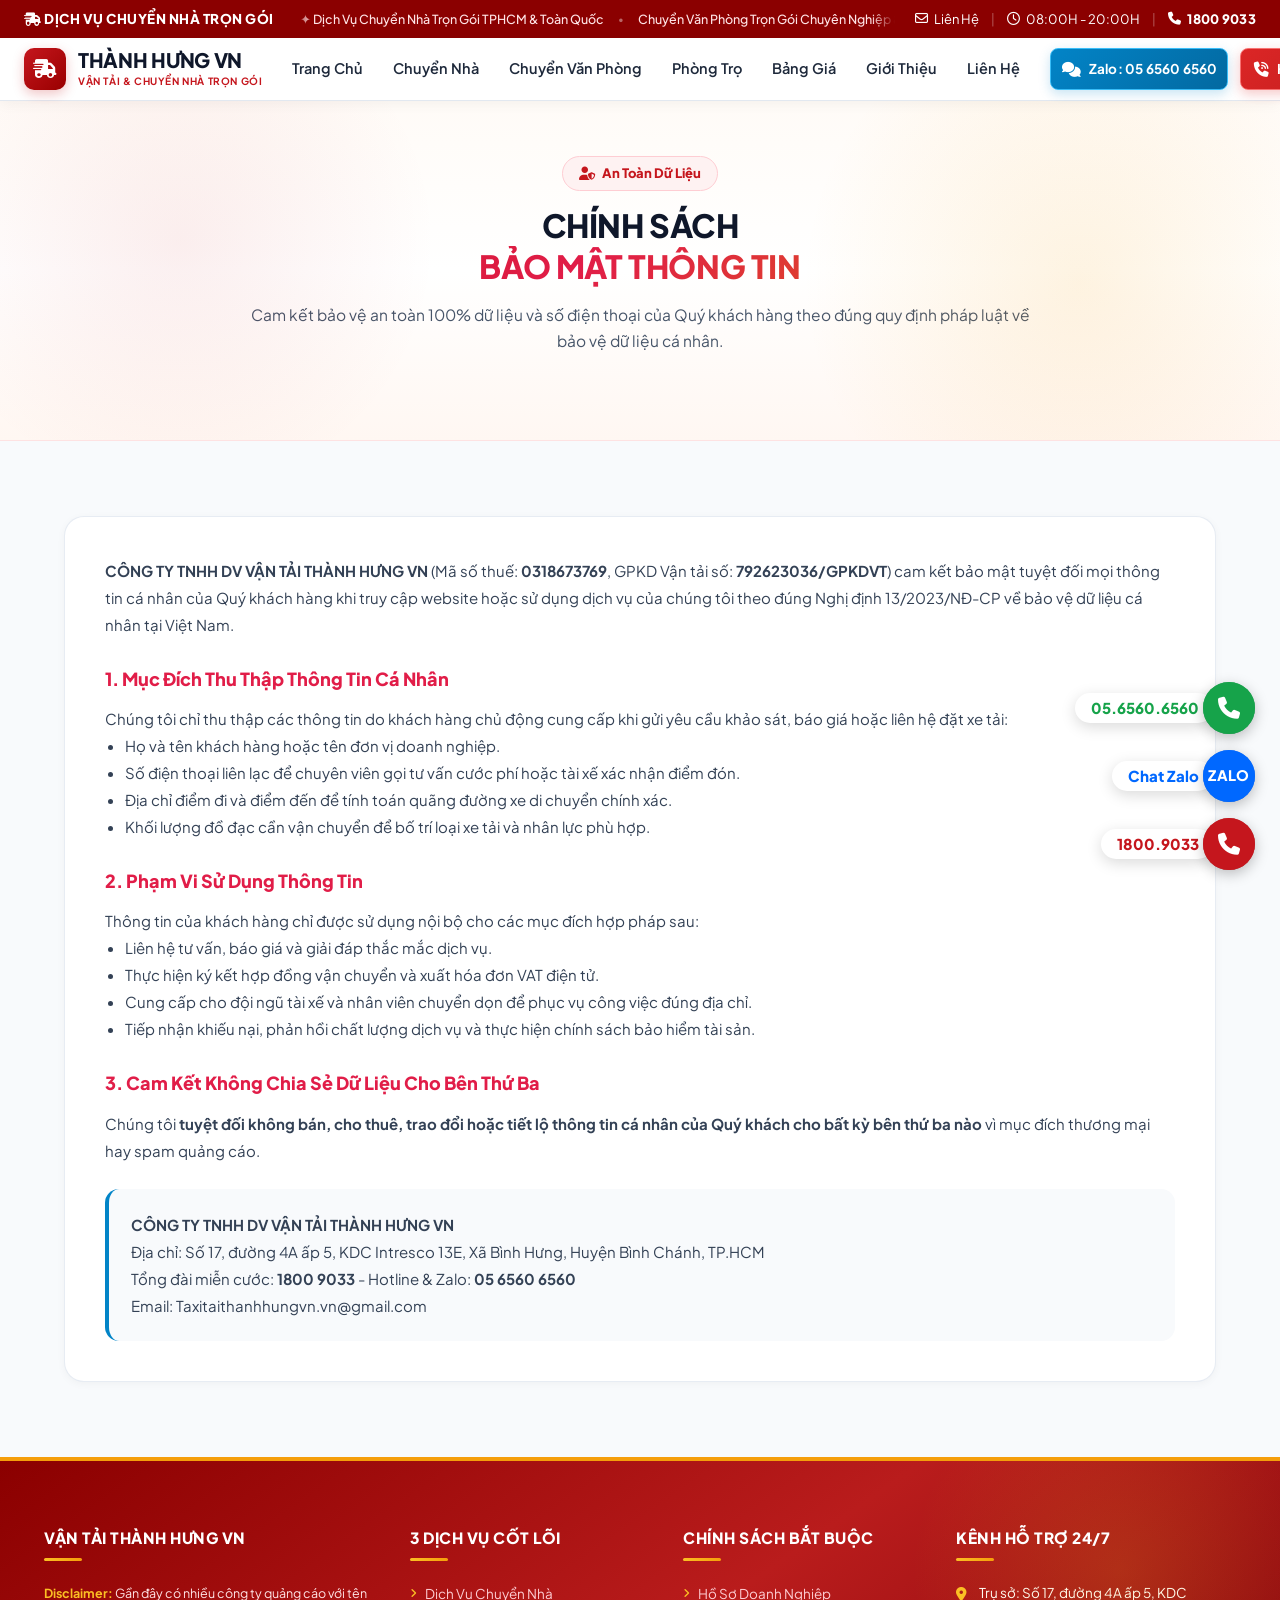
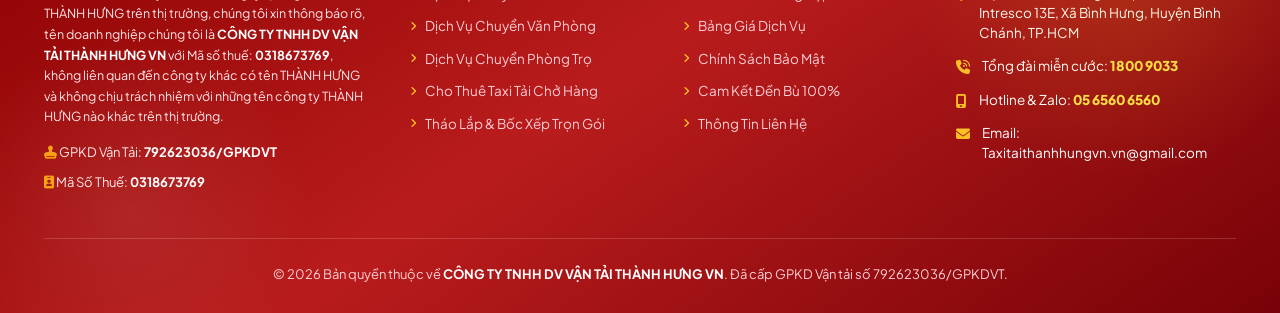
<file: chinh-sach-bao-mat.html>
<!DOCTYPE html>
<html lang="vi">
<head>
  <meta charset="UTF-8">
  <meta name="viewport" content="width=device-width, initial-scale=1.0">
  <title>Chính Sách Bảo Mật Thông Tin Khách Hàng Chuẩn Quy Định</title>
  <meta name="description" content="Chính sách bảo mật thông tin khách hàng, số điện thoại, địa chỉ khi sử dụng dịch vụ vận chuyển trọn gói theo đúng quy định pháp luật Việt Nam.">
  <meta name="keywords" content="chính sách bảo mật, bảo mật thông tin khách hàng chuyển nhà">
    <!-- FAVICON TAB TRÌNH DUYỆT (LOGO NHỎ TRÊN THANH TAB) -->
  <link rel="icon" type="image/svg+xml" href="assets/img/favicon.svg">
  <link rel="icon" type="image/png" sizes="64x64" href="assets/img/favicon.png">
  <link rel="apple-touch-icon" href="assets/img/favicon.png">
  <link rel="shortcut icon" href="favicon.ico">
  <link rel="canonical" href="https://taxitaithanhhungvn.vn/chinh-sach-bao-mat.html">
  <link rel="preconnect" href="https://fonts.googleapis.com">
  <link rel="preconnect" href="https://fonts.gstatic.com" crossorigin>
  <link href="https://fonts.googleapis.com/css2?family=Plus+Jakarta+Sans:wght@400;500;600;700;800;900&display=swap" rel="stylesheet">
  <link rel="stylesheet" href="https://cdnjs.cloudflare.com/ajax/libs/font-awesome/6.4.0/css/all.min.css">
  <link rel="stylesheet" href="assets/css/style.css?v=20261021t">
</head>
<body>

  <!-- TOPBAR ĐỎ DOANH NGHIỆP & CHỮ CHẠY QUẢNG CÁO CHUẨN GOOGLE ADS & SEO -->
  <div class="topbar">
    <div class="container">
      <div class="topbar-wrapper">
        <div class="topbar-left">
          <span class="topbar-brand-tag">
            <i class="fa-solid fa-truck-fast"></i> DỊCH VỤ CHUYỂN NHÀ TRỌN GÓI
          </span>
          <div class="topbar-ticker-container" title="Thông tin dịch vụ">
            <div class="topbar-ticker-track">
              <span>✦ Dịch Vụ Chuyển Nhà Trọn Gói TPHCM &amp; Toàn Quốc</span>
              <span class="sep">•</span>
              <span>Chuyển Văn Phòng Trọn Gói Chuyên Nghiệp &amp; An Toàn</span>
              <span class="sep">•</span>
              <span>Báo Giá Nhanh</span>
              <span class="sep">•</span>
              <span>Cam Kết Bảo Hiểm &amp; Đền Bù 100% Giá Trị Tài Sản</span>
              <span class="sep">•</span>
              <span>Phục Vụ 24/7 Cả Ban Đêm &amp; Ngày Lễ Không Tăng Giá</span>
              <span class="sep">•</span>
              <span>Tổng Đài Miễn Cước: 1800 9033</span>
              <span class="sep">•</span>
              <!-- Lặp lại để chạy vô tận mượt mà -->
              <span>✦ Dịch Vụ Chuyển Nhà Trọn Gói TPHCM &amp; Toàn Quốc</span>
              <span class="sep">•</span>
              <span>Chuyển Văn Phòng Trọn Gói Chuyên Nghiệp &amp; An Toàn</span>
              <span class="sep">•</span>
              <span>Báo Giá Nhanh</span>
              <span class="sep">•</span>
              <span>Cam Kết Bảo Hiểm &amp; Đền Bù 100% Giá Trị Tài Sản</span>
              <span class="sep">•</span>
              <span>Phục Vụ 24/7 Cả Ban Đêm &amp; Ngày Lễ Không Tăng Giá</span>
              <span class="sep">•</span>
              <span>Tổng Đài Miễn Cước: 1800 9033</span>
              <span class="sep">•</span>
            </div>
          </div>
        </div>
        <div class="topbar-right-contacts">
          <a href="lien-he.html" class="topbar-link"><i class="fa-regular fa-envelope"></i> Liên Hệ</a>
          <span class="topbar-divider">|</span>
          <span class="topbar-clock"><i class="fa-regular fa-clock"></i> 08:00H - 20:00H</span>
          <span class="topbar-divider">|</span>
          <a href="tel:18009033" class="topbar-phone"><i class="fa-solid fa-phone"></i> 1800 9033</a>
        </div>
      </div>
    </div>
  </div>

  <!-- AESTHETIC HEADER -->
  <header class="main-header">
    <div class="container">
      <div class="header-container">
        <a href="index.html" class="brand-logo">
          <div class="logo-emblem"><i class="fa-solid fa-truck-fast"></i></div>
          <div class="logo-text-group">
            <span class="logo-main-text">THÀNH HƯNG VN</span>
            <span class="logo-sub-text">VẬN TẢI & CHUYỂN NHÀ TRỌN GÓI</span>
          </div>
        </a>

        <nav class="nav-pill-wrapper">
          <a href="index.html" class="nav-link">Trang Chủ</a>
          <a href="dich-vu-chuyen-nha.html" class="nav-link">Chuyển Nhà</a>
          <a href="dich-vu-chuyen-van-phong.html" class="nav-link">Chuyển Văn Phòng</a>
          <a href="dich-vu-chuyen-phong-tro.html" class="nav-link">Phòng Trọ</a>
          <a href="bang-gia.html" class="nav-link">Bảng Giá</a>
          <a href="gioi-thieu.html" class="nav-link">Giới Thiệu</a>
          <a href="lien-he.html" class="nav-link">Liên Hệ</a>
        </nav>

        <div class="header-actions">
          <a href="https://zalo.me/0565606560" target="_blank" class="btn-zalo-pill" title="Chat Zalo Khảo Sát Báo Giá">
            <i class="fa-solid fa-comments"></i> <span>Zalo: 05 6560 6560</span>
          </a>
          <a href="tel:18009033" class="btn-hotline-pill" title="Tổng Đài Miễn Cước 24/7">
            <i class="fa-solid fa-phone-volume"></i> <span>Hotline: 1800 9033</span>
          </a>
        </div>

        <button class="mobile-nav-toggle" aria-label="Menu"><i class="fa-solid fa-bars-staggered"></i></button>
      </div>
    </div>
  </header>

  <!-- HERO -->
  <section class="modern-hero" style="padding: 55px 0 65px;">
    <div class="container" style="text-align: center;">
      <span class="page-hero-badge">
        <i class="fa-solid fa-user-shield"></i> An Toàn Dữ Liệu
      </span>
      <h1 class="page-hero-title">CHÍNH SÁCH <span class="hero-lucky-gradient">BẢO MẬT THÔNG TIN</span></h1>
      <p class="page-hero-subhead">Cam kết bảo vệ an toàn 100% dữ liệu và số điện thoại của Quý khách hàng theo đúng quy định pháp luật về bảo vệ dữ liệu cá nhân.</p>
    </div>
  </section>

  <!-- CONTENT -->
  <section class="section">
    <div class="container" style="max-width: 1200px; margin: 0 auto;">
      <div style="background: #ffffff; padding: 40px; border-radius: var(--radius-lg); border: 1px solid var(--border-light); box-shadow: var(--shadow-sm); line-height: 1.8; color: #334155;">
        <p style="margin-bottom: 20px;">
          <strong>CÔNG TY TNHH DV VẬN TẢI THÀNH HƯNG VN</strong> (Mã số thuế: <strong>0318673769</strong>, GPKD Vận tải số: <strong>792623036/GPKDVT</strong>) cam kết bảo mật tuyệt đối mọi thông tin cá nhân của Quý khách hàng khi truy cập website hoặc sử dụng dịch vụ của chúng tôi theo đúng Nghị định 13/2023/NĐ-CP về bảo vệ dữ liệu cá nhân tại Việt Nam.
        </p>

        <h3 style="font-size: 18px; font-weight: 800; color: var(--primary); margin: 25px 0 10px;">1. Mục Đích Thu Thập Thông Tin Cá Nhân</h3>
        <p>Chúng tôi chỉ thu thập các thông tin do khách hàng chủ động cung cấp khi gửi yêu cầu khảo sát, báo giá hoặc liên hệ đặt xe tải:</p>
        <ul style="list-style: disc; padding-left: 20px; margin-bottom: 15px;">
          <li>Họ và tên khách hàng hoặc tên đơn vị doanh nghiệp.</li>
          <li>Số điện thoại liên lạc để chuyên viên gọi tư vấn cước phí hoặc tài xế xác nhận điểm đón.</li>
          <li>Địa chỉ điểm đi và điểm đến để tính toán quãng đường xe di chuyển chính xác.</li>
          <li>Khối lượng đồ đạc cần vận chuyển để bố trí loại xe tải và nhân lực phù hợp.</li>
        </ul>

        <h3 style="font-size: 18px; font-weight: 800; color: var(--primary); margin: 25px 0 10px;">2. Phạm Vi Sử Dụng Thông Tin</h3>
        <p>Thông tin của khách hàng chỉ được sử dụng nội bộ cho các mục đích hợp pháp sau:</p>
        <ul style="list-style: disc; padding-left: 20px; margin-bottom: 15px;">
          <li>Liên hệ tư vấn, báo giá và giải đáp thắc mắc dịch vụ.</li>
          <li>Thực hiện ký kết hợp đồng vận chuyển và xuất hóa đơn VAT điện tử.</li>
          <li>Cung cấp cho đội ngũ tài xế và nhân viên chuyển dọn để phục vụ công việc đúng địa chỉ.</li>
          <li>Tiếp nhận khiếu nại, phản hồi chất lượng dịch vụ và thực hiện chính sách bảo hiểm tài sản.</li>
        </ul>

        <h3 style="font-size: 18px; font-weight: 800; color: var(--primary); margin: 25px 0 10px;">3. Cam Kết Không Chia Sẻ Dữ Liệu Cho Bên Thứ Ba</h3>
        <p>
          Chúng tôi <strong>tuyệt đối không bán, cho thuê, trao đổi hoặc tiết lộ thông tin cá nhân của Quý khách cho bất kỳ bên thứ ba nào</strong> vì mục đích thương mại hay spam quảng cáo.
        </p>

        <div style="background: #f8fafc; padding: 22px; border-radius: var(--radius-md); border-left: 4px solid var(--secondary); margin-top: 25px;">
          <p><strong>CÔNG TY TNHH DV VẬN TẢI THÀNH HƯNG VN</strong></p>
          <p>Địa chỉ: Số 17, đường 4A ấp 5, KDC Intresco 13E, Xã Bình Hưng, Huyện Bình Chánh, TP.HCM</p>
          <p>Tổng đài miễn cước: <strong>1800 9033</strong> - Hotline & Zalo: <strong>05 6560 6560</strong></p>
          <p>Email: Taxitaithanhhungvn.vn@gmail.com</p>
        </div>
    </div>
  </section>

  <!-- MODERN FOOTER -->
  <div id="site-footer">
  <!-- 12. MODERN LUXURY FOOTER (MAY MẮN & THỊNH VƯỢNG) -->
  <footer class="modern-footer">
    <div class="container">
      <div class="footer-four-columns">
        <!-- CỘT 1: THÔNG TIN PHÁP NHÂN DOANH NGHIỆP -->
        <div>
          <h4 class="footer-col-header">VẬN TẢI THÀNH HƯNG VN</h4>
          <p style="font-size: 12.5px; line-height: 1.65; margin-bottom: 14px; color: #ffe4e6;">
            <strong style="color: #fbbf24;">Disclaimer:</strong> Gần đây có nhiều công ty quảng cáo với tên THÀNH HƯNG trên thị trường, chúng tôi xin thông báo rõ, tên doanh nghiệp chúng tôi là <strong>CÔNG TY TNHH DV VẬN TẢI THÀNH HƯNG VN</strong> với Mã số thuế: <strong>0318673769</strong>, không liên quan đến công ty khác có tên THÀNH HƯNG và không chịu trách nhiệm với những tên công ty THÀNH HƯNG nào khác trên thị trường.
          </p>
          <p style="font-size: 13px; color: #ffe4e6; margin-bottom: 8px;">
            <i class="fa-solid fa-stamp" style="color: #f59e0b;"></i> GPKD Vận Tải: <strong>792623036/GPKDVT</strong>
          </p>
          <p style="font-size: 13px; color: #ffe4e6;">
            <i class="fa-solid fa-id-badge" style="color: #f59e0b;"></i> Mã Số Thuế: <strong>0318673769</strong>
          </p>
        </div>

        <!-- CỘT 2: 3 DỊCH VỤ CỐT LÕI -->
        <div>
          <h4 class="footer-col-header">3 DỊCH VỤ CỐT LÕI</h4>
          <ul class="footer-link-list">
            <li><a href="dich-vu-chuyen-nha.html"><i class="fa-solid fa-angle-right"></i> Dịch Vụ Chuyển Nhà</a></li>
            <li><a href="dich-vu-chuyen-van-phong.html"><i class="fa-solid fa-angle-right"></i> Dịch Vụ Chuyển Văn Phòng</a></li>
            <li><a href="dich-vu-chuyen-phong-tro.html"><i class="fa-solid fa-angle-right"></i> Dịch Vụ Chuyển Phòng Trọ</a></li>
            <li><a href="bang-gia.html"><i class="fa-solid fa-angle-right"></i> Cho Thuê Taxi Tải Chở Hàng</a></li>
            <li><a href="bang-gia.html"><i class="fa-solid fa-angle-right"></i> Tháo Lắp & Bốc Xếp Trọn Gói</a></li>
          </ul>
        </div>

        <!-- CỘT 3: CHÍNH SÁCH BẮT BUỘC -->
        <div>
          <h4 class="footer-col-header">CHÍNH SÁCH BẮT BUỘC</h4>
          <ul class="footer-link-list">
            <li><a href="gioi-thieu.html"><i class="fa-solid fa-angle-right"></i> Hồ Sơ Doanh Nghiệp</a></li>
            <li><a href="bang-gia.html"><i class="fa-solid fa-angle-right"></i> Bảng Giá Dịch Vụ</a></li>
            <li><a href="chinh-sach-bao-mat.html"><i class="fa-solid fa-angle-right"></i> Chính Sách Bảo Mật</a></li>
            <li><a href="dieu-khoan-boi-thuong.html"><i class="fa-solid fa-angle-right"></i> Cam Kết Đền Bù 100%</a></li>
            <li><a href="lien-he.html"><i class="fa-solid fa-angle-right"></i> Thông Tin Liên Hệ</a></li>
          </ul>
        </div>

        <!-- CỘT 4: KÊNH HỖ TRỢ 24/7 -->
        <div>
          <h4 class="footer-col-header">KÊNH HỖ TRỢ 24/7</h4>
          <ul class="footer-contact-items">
            <li><i class="fa-solid fa-location-dot" style="color: var(--primary); margin-top: 4px;"></i>
              <div>Trụ sở: Số 17, đường 4A ấp 5, KDC Intresco 13E, Xã Bình Hưng, Huyện Bình Chánh, TP.HCM</div>
            </li>
            <li><i class="fa-solid fa-phone-volume" style="color: var(--primary); margin-top: 4px;"></i>
              <div>Tổng đài miễn cước: <a href="tel:18009033" style="color: #fbbf24; font-weight: 800;">1800 9033</a></div>
            </li>
            <li><i class="fa-solid fa-mobile-screen" style="color: var(--primary); margin-top: 4px;"></i>
              <div>Hotline & Zalo: <a href="tel:0565606560" style="color: #fbbf24; font-weight: 800;">05 6560 6560</a></div>
            </li>
            <li><i class="fa-solid fa-envelope" style="color: var(--primary); margin-top: 4px;"></i>
              <div>Email: Taxitaithanhhungvn.vn@gmail.com</div>
            </li>
          </ul>
        </div>
      </div>

      <!-- THANH BẢN QUYỀN (CĂN GIỮA TRANG TRỌNG, ĐÃ LƯỢC BỎ CHỮ THỪA) -->
      <div class="footer-copyright-bar" style="justify-content: center; text-align: center;">
        <div>
          &copy; 2026 Bản quyền thuộc về <strong>CÔNG TY TNHH DV VẬN TẢI THÀNH HƯNG VN</strong>. Đã cấp GPKD Vận tải số 792623036/GPKDVT.
        </div>
      </div>
    </div>
  </footer>
</div>

  <!-- 13. VIETNAMESE 3-BUTTON FLOATING CONTACT WIDGET -->
  <div class="vietnam-floating-dock">
    <!-- Nút 1: Hotline 05.6560.6560 (Xanh lá) -->
    <div class="dock-item dock-item-green">
      <a href="tel:0565606560" class="dock-label-pill" title="Gọi Hotline 05 6560 6560">
        <span>05.6560.6560</span>
      </a>
      <a href="tel:0565606560" class="dock-circle-btn btn-green" title="Gọi Hotline 05 6560 6560">
        <div class="sonar-wave wave-green"></div>
        <div class="sonar-fill fill-green"></div>
        <div class="circle-icon">
          <i class="fa-solid fa-phone"></i>
        </div>
      </a>
    </div>

    <!-- Nút 2: Zalo Báo Giá (Xanh dương - chữ ZALO đậm) -->
    <div class="dock-item dock-item-blue">
      <a href="https://zalo.me/0565606560" target="_blank" class="dock-label-pill" title="Chat Zalo 05 6560 6560">
        <span>Chat Zalo</span>
      </a>
      <a href="https://zalo.me/0565606560" target="_blank" class="dock-circle-btn btn-blue" title="Chat Zalo 05 6560 6560">
        <div class="sonar-wave wave-blue"></div>
        <div class="sonar-fill fill-blue"></div>
        <div class="circle-icon circle-zalo-text">
          <span>ZALO</span>
        </div>
      </a>
    </div>

    <!-- Nút 3: Tổng đài miễn cước 1800.9033 (Đỏ) -->
    <div class="dock-item dock-item-red">
      <a href="tel:18009033" class="dock-label-pill" title="Tổng Đài Miễn Cước 1800 9033">
        <span>1800.9033</span>
      </a>
      <a href="tel:18009033" class="dock-circle-btn btn-red" title="Gọi 1800 9033 (Miễn Cước)">
        <div class="sonar-wave wave-red"></div>
        <div class="sonar-fill fill-red"></div>
        <div class="circle-icon">
          <i class="fa-solid fa-phone"></i>
        </div>
      </a>
    </div>
  </div>

<div class="mobile-sticky-action-bar">
    <div class="mobile-action-grid">
      <a href="tel:18009033" class="btn-mobile-call"><i class="fa-solid fa-phone-volume"></i> Gọi 1800 9033</a>
      <a href="https://zalo.me/0565606560" target="_blank" class="btn-mobile-zalo"><i class="fa-solid fa-comment-dots"></i> Chat Zalo Ngay</a>
    </div>
  </div>

  <script src="assets/js/main.js"></script>
</body>
</html>
</file>
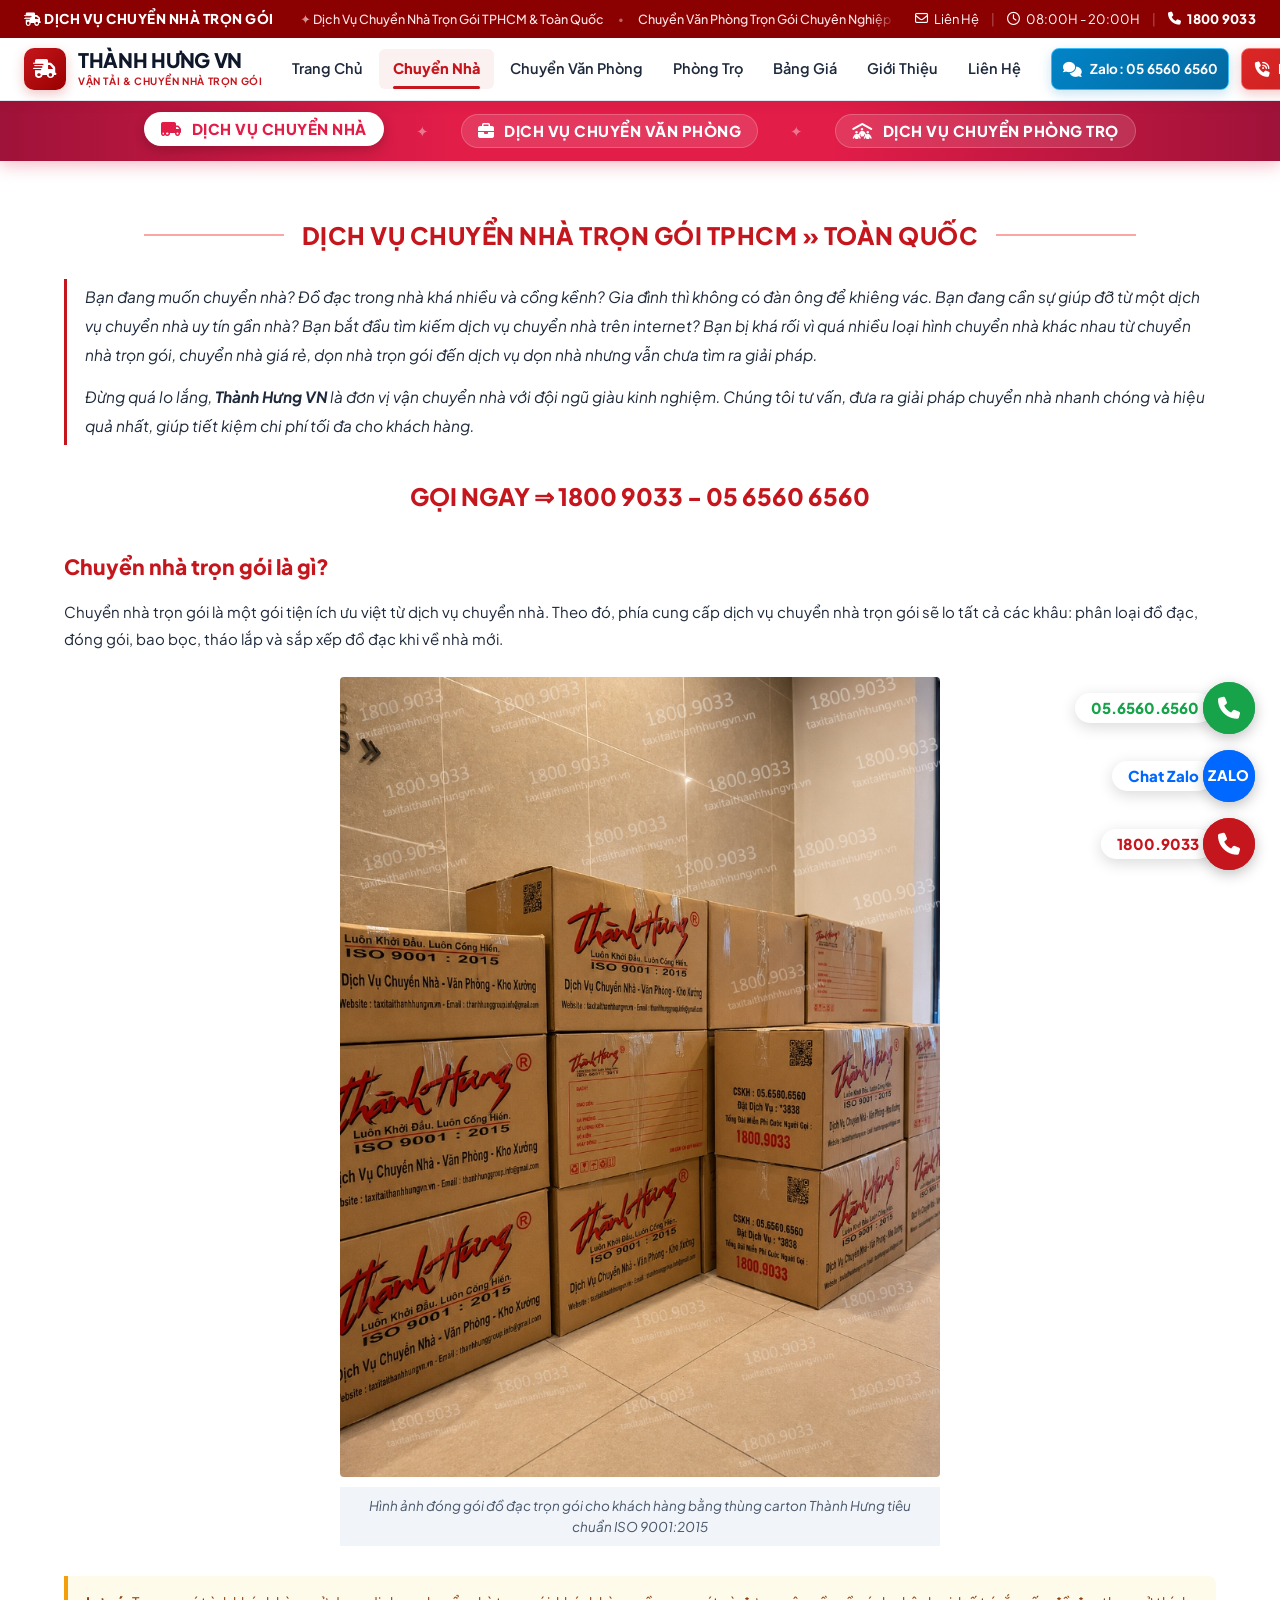
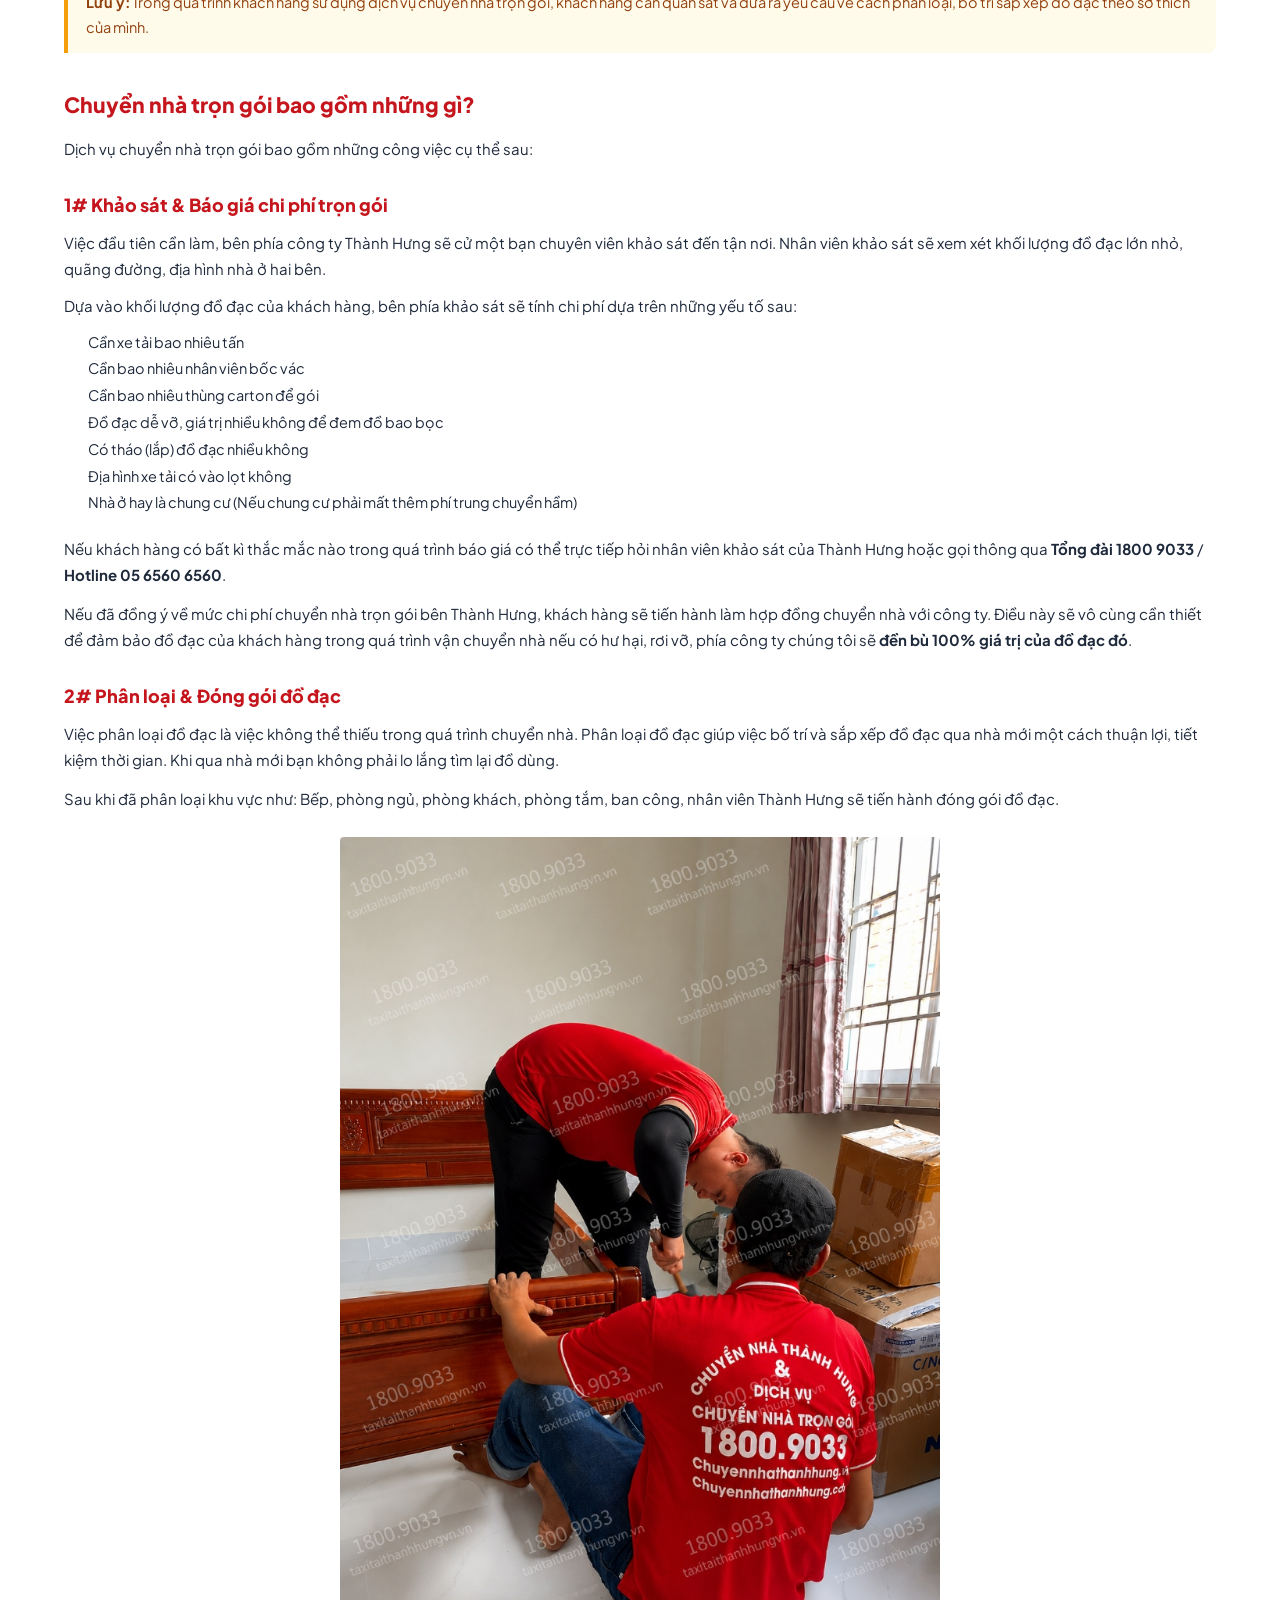
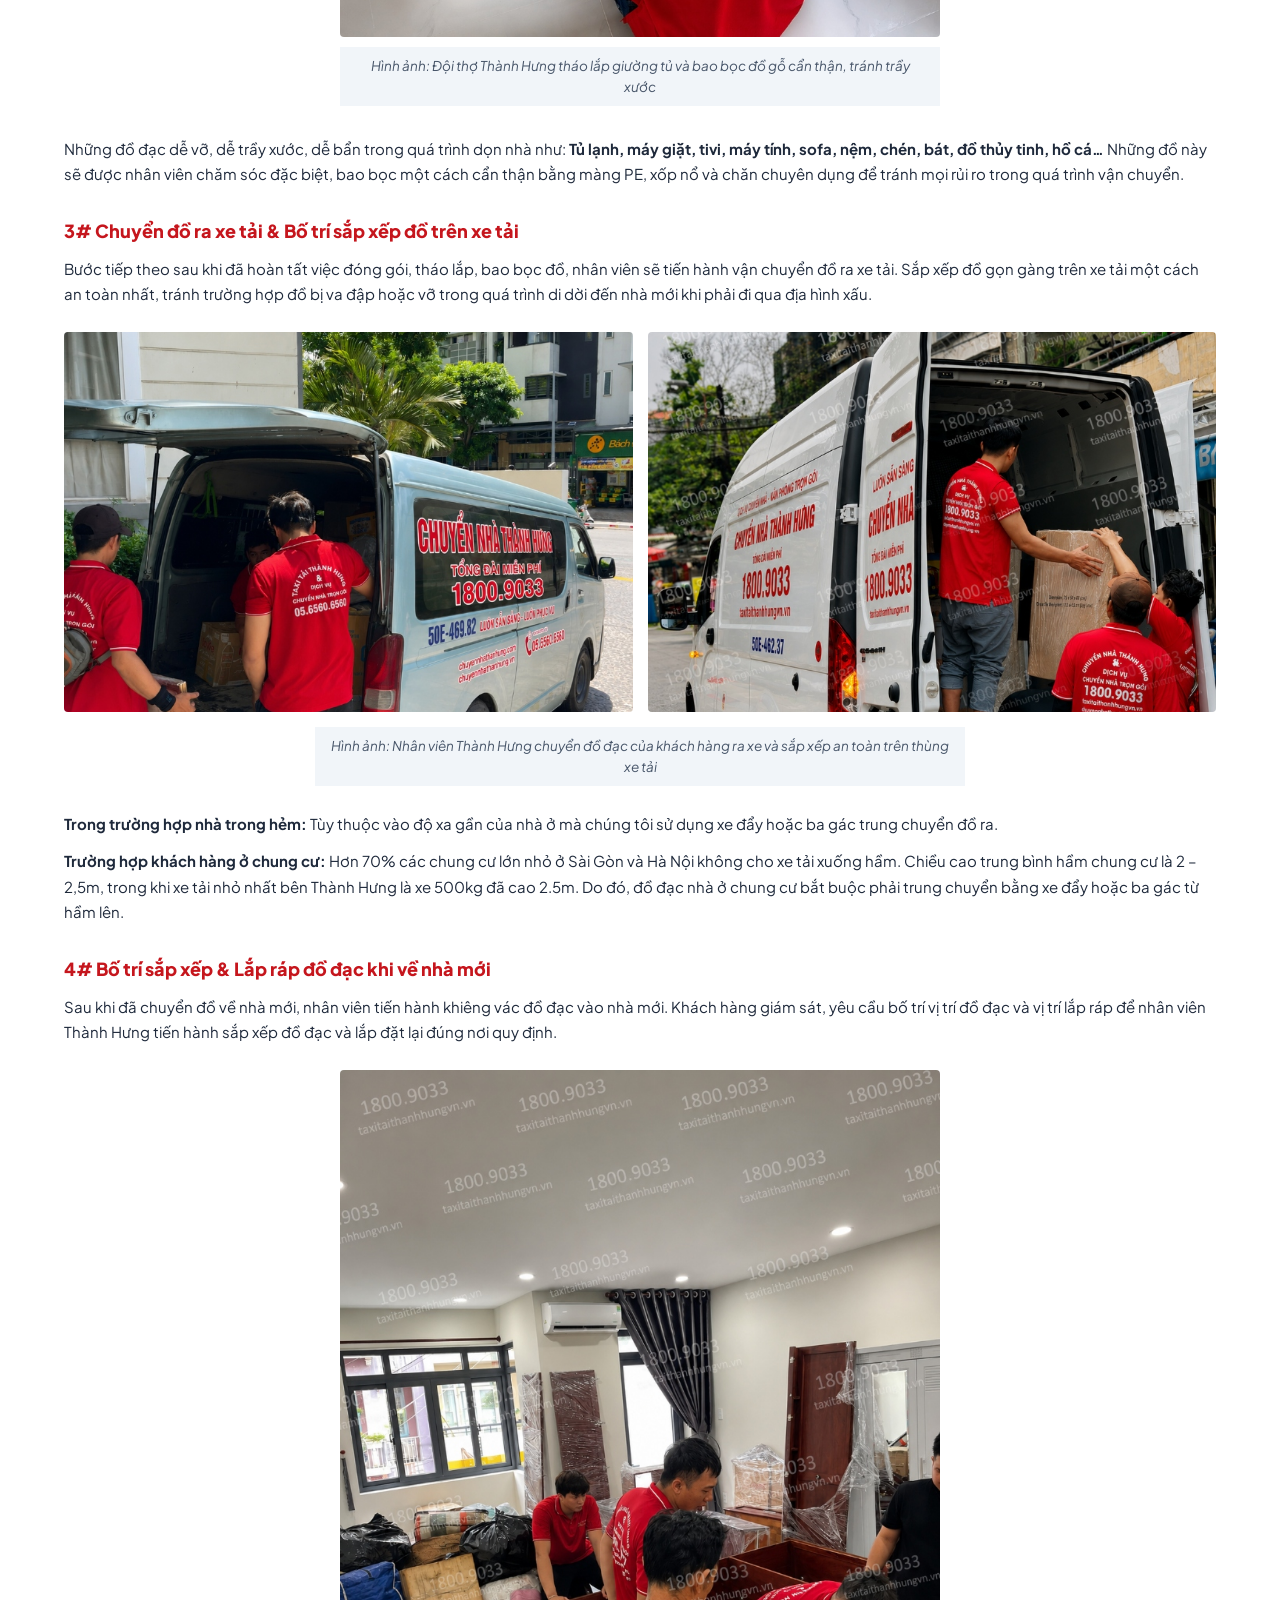
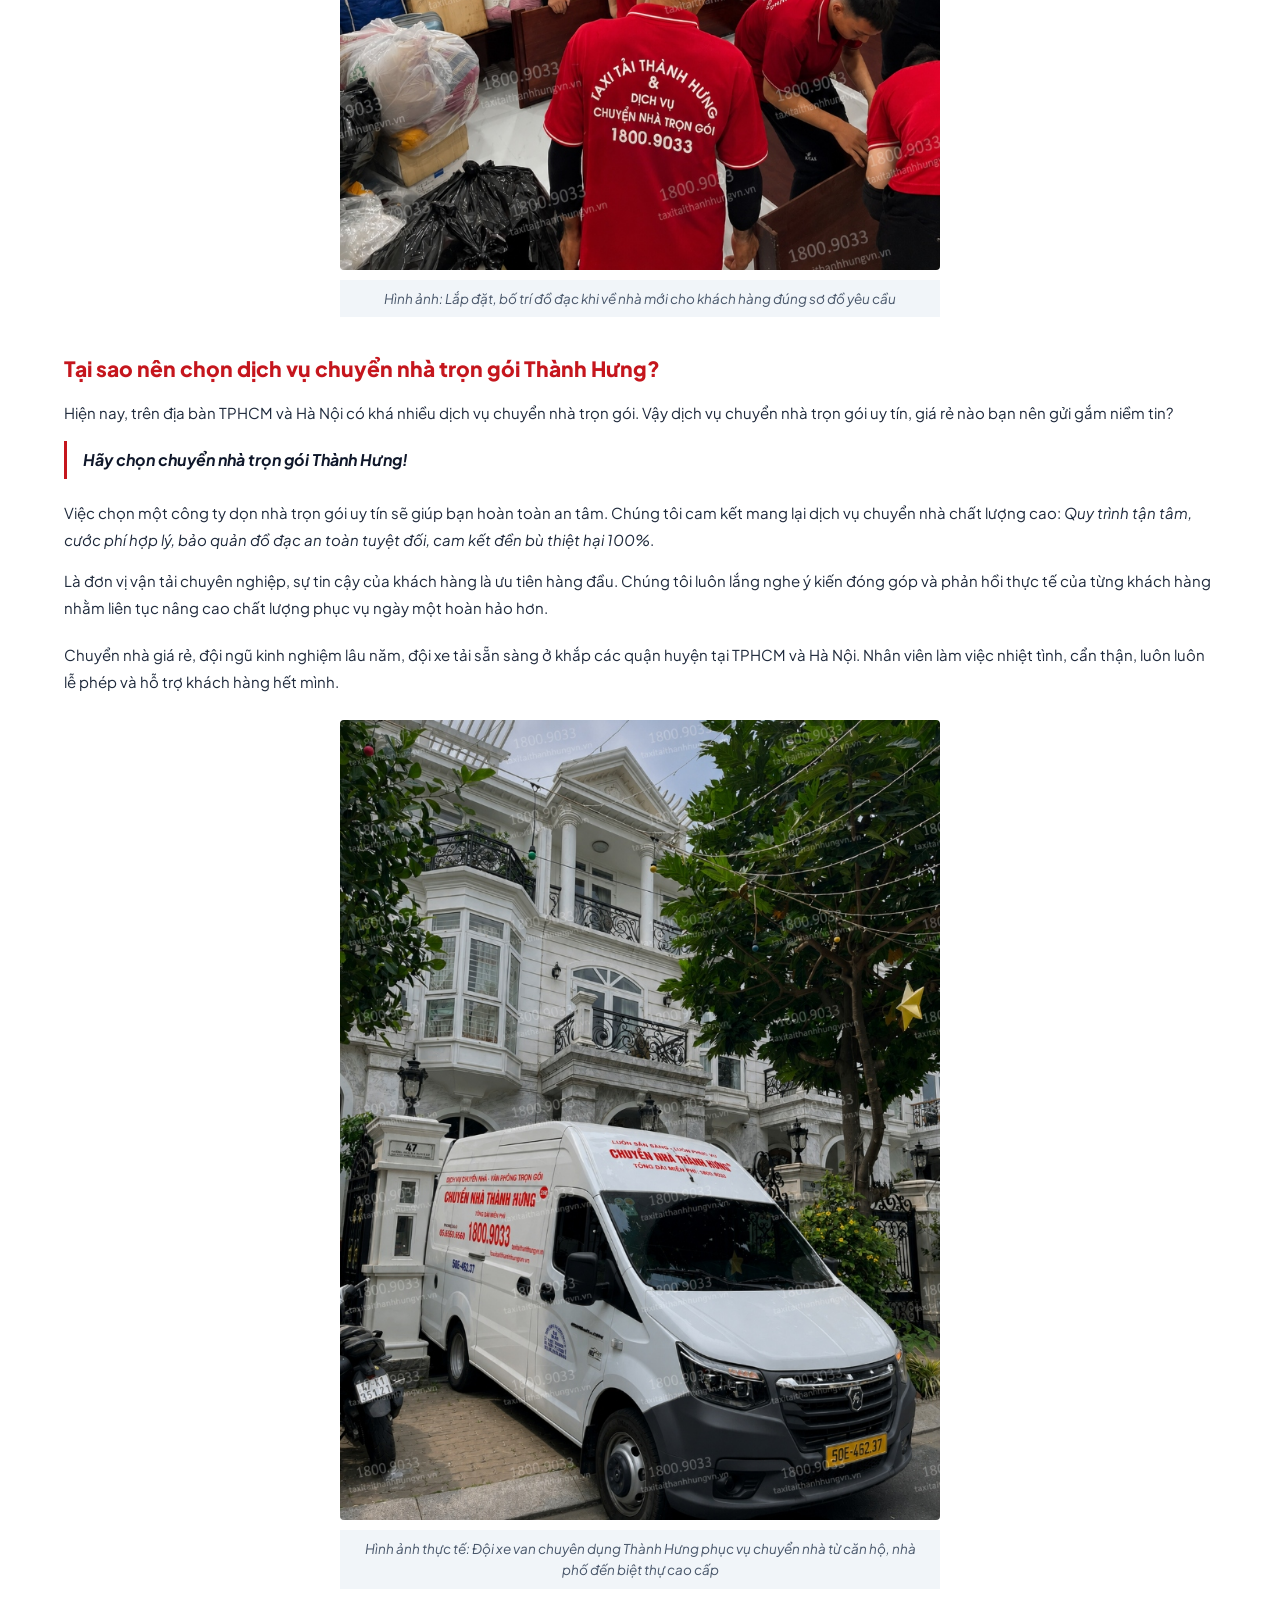
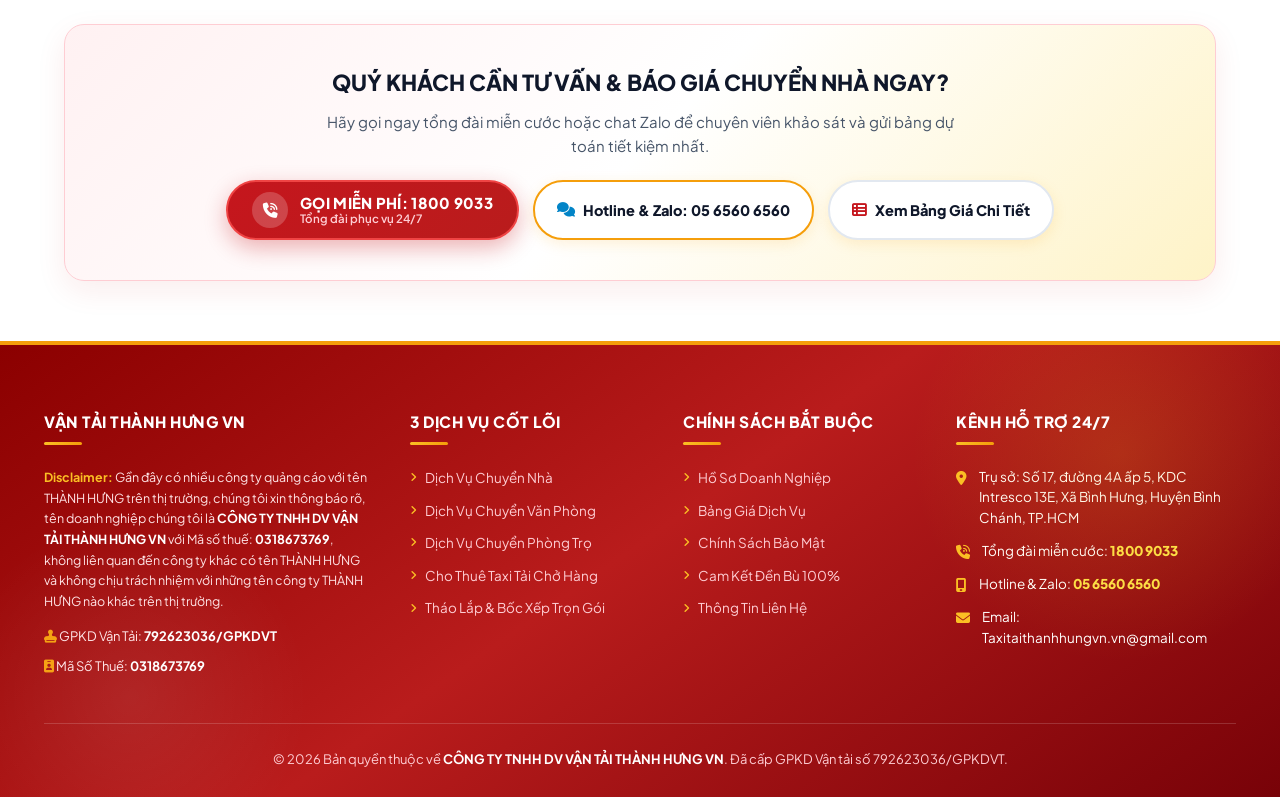
<file: dich-vu-chuyen-nha.html>
<!DOCTYPE html>
<html lang="vi">
<head>
  <meta charset="UTF-8">
  <meta name="viewport" content="width=device-width, initial-scale=1.0">
  <title>Dịch Vụ Chuyển Nhà Trọn Gói TPHCM Giá Rẻ, Uy Tín | Bồi Thường 100%</title>
  <meta name="description" content="Dịch vụ chuyển nhà trọn gói tại TPHCM chuyên nghiệp, giá rẻ tiết kiệm. Tháo lắp giường tủ, máy lạnh, bọc lót chống trầy xước an toàn tuyệt đối. Phục vụ 24/7.">
  <meta name="keywords" content="dịch vụ chuyển nhà, chuyển nhà trọn gói tphcm, chuyển nhà giá rẻ, dọn nhà trọn gói, bảng giá chuyển nhà trọn gói, thuê xe chuyển nhà">
    <!-- FAVICON TAB TRÌNH DUYỆT (LOGO NHỎ TRÊN THANH TAB) -->
  <link rel="icon" type="image/svg+xml" href="assets/img/favicon.svg">
  <link rel="icon" type="image/png" sizes="64x64" href="assets/img/favicon.png">
  <link rel="apple-touch-icon" href="assets/img/favicon.png">
  <link rel="shortcut icon" href="favicon.ico">
  <link rel="canonical" href="https://taxitaithanhhungvn.vn/dich-vu-chuyen-nha.html">
  <link rel="preconnect" href="https://fonts.googleapis.com">
  <link rel="preconnect" href="https://fonts.gstatic.com" crossorigin>
  <link href="https://fonts.googleapis.com/css2?family=Plus+Jakarta+Sans:wght@400;500;600;700;800;900&display=swap" rel="stylesheet">
  <link rel="stylesheet" href="https://cdnjs.cloudflare.com/ajax/libs/font-awesome/6.4.0/css/all.min.css">
  <link rel="stylesheet" href="assets/css/style.css?v=20261021t">
</head>
<body>

  <!-- TOPBAR ĐỎ DOANH NGHIỆP & CHỮ CHẠY QUẢNG CÁO CHUẨN GOOGLE ADS & SEO -->
  <div class="topbar">
    <div class="container">
      <div class="topbar-wrapper">
        <div class="topbar-left">
          <span class="topbar-brand-tag">
            <i class="fa-solid fa-truck-fast"></i> DỊCH VỤ CHUYỂN NHÀ TRỌN GÓI
          </span>
          <div class="topbar-ticker-container" title="Thông tin dịch vụ">
            <div class="topbar-ticker-track">
              <span>✦ Dịch Vụ Chuyển Nhà Trọn Gói TPHCM &amp; Toàn Quốc</span>
              <span class="sep">•</span>
              <span>Chuyển Văn Phòng Trọn Gói Chuyên Nghiệp &amp; An Toàn</span>
              <span class="sep">•</span>
              <span>Báo Giá Nhanh</span>
              <span class="sep">•</span>
              <span>Cam Kết Bảo Hiểm &amp; Đền Bù 100% Giá Trị Tài Sản</span>
              <span class="sep">•</span>
              <span>Phục Vụ 24/7 Cả Ban Đêm &amp; Ngày Lễ Không Tăng Giá</span>
              <span class="sep">•</span>
              <span>Tổng Đài Miễn Cước: 1800 9033</span>
              <span class="sep">•</span>
              <!-- Lặp lại để chạy vô tận mượt mà -->
              <span>✦ Dịch Vụ Chuyển Nhà Trọn Gói TPHCM &amp; Toàn Quốc</span>
              <span class="sep">•</span>
              <span>Chuyển Văn Phòng Trọn Gói Chuyên Nghiệp &amp; An Toàn</span>
              <span class="sep">•</span>
              <span>Báo Giá Nhanh</span>
              <span class="sep">•</span>
              <span>Cam Kết Bảo Hiểm &amp; Đền Bù 100% Giá Trị Tài Sản</span>
              <span class="sep">•</span>
              <span>Phục Vụ 24/7 Cả Ban Đêm &amp; Ngày Lễ Không Tăng Giá</span>
              <span class="sep">•</span>
              <span>Tổng Đài Miễn Cước: 1800 9033</span>
              <span class="sep">•</span>
            </div>
          </div>
        </div>
        <div class="topbar-right-contacts">
          <a href="lien-he.html" class="topbar-link"><i class="fa-regular fa-envelope"></i> Liên Hệ</a>
          <span class="topbar-divider">|</span>
          <span class="topbar-clock"><i class="fa-regular fa-clock"></i> 08:00H - 20:00H</span>
          <span class="topbar-divider">|</span>
          <a href="tel:18009033" class="topbar-phone"><i class="fa-solid fa-phone"></i> 1800 9033</a>
        </div>
      </div>
    </div>
  </div>

  <!-- AESTHETIC HEADER -->
  <header class="main-header">
    <div class="container">
      <div class="header-container">
        <a href="index.html" class="brand-logo">
          <div class="logo-emblem"><i class="fa-solid fa-truck-fast"></i></div>
          <div class="logo-text-group">
            <span class="logo-main-text">THÀNH HƯNG VN</span>
            <span class="logo-sub-text">VẬN TẢI & CHUYỂN NHÀ TRỌN GÓI</span>
          </div>
        </a>

        <nav class="nav-pill-wrapper">
          <a href="index.html" class="nav-link">Trang Chủ</a>
          <a href="dich-vu-chuyen-nha.html" class="nav-link active">Chuyển Nhà</a>
          <a href="dich-vu-chuyen-van-phong.html" class="nav-link">Chuyển Văn Phòng</a>
          <a href="dich-vu-chuyen-phong-tro.html" class="nav-link">Phòng Trọ</a>
          <a href="bang-gia.html" class="nav-link">Bảng Giá</a>
          <a href="gioi-thieu.html" class="nav-link">Giới Thiệu</a>
          <a href="lien-he.html" class="nav-link">Liên Hệ</a>
        </nav>

        <div class="header-actions">
          <a href="https://zalo.me/0565606560" target="_blank" class="btn-zalo-pill" title="Chat Zalo Khảo Sát Báo Giá">
            <i class="fa-solid fa-comments"></i> <span>Zalo: 05 6560 6560</span>
          </a>
          <a href="tel:18009033" class="btn-hotline-pill" title="Tổng Đài Miễn Cước 24/7">
            <i class="fa-solid fa-phone-volume"></i> <span>Hotline: 1800 9033</span>
          </a>
        </div>

        <button class="mobile-nav-toggle" aria-label="Menu"><i class="fa-solid fa-bars-staggered"></i></button>
      </div>
    </div>
  </header>

  <!-- RED SERVICES RIBBON -->
  <div class="services-ribbon-bar">
    <div class="container">
      <div class="services-ribbon-content">
        <a href="dich-vu-chuyen-nha.html" class="ribbon-item current"><i class="fa-solid fa-truck-moving"></i> DỊCH VỤ CHUYỂN NHÀ</a>
        <span class="ribbon-divider">✦</span>
        <a href="dich-vu-chuyen-van-phong.html" class="ribbon-item"><i class="fa-solid fa-briefcase"></i> DỊCH VỤ CHUYỂN VĂN PHÒNG</a>
        <span class="ribbon-divider">✦</span>
        <a href="dich-vu-chuyen-phong-tro.html" class="ribbon-item"><i class="fa-solid fa-people-roof"></i> DỊCH VỤ CHUYỂN PHÒNG TRỌ</a>
      </div>
    </div>
  </div>

  <!-- NỘI DUNG CHÍNH TRANG DỊCH VỤ CHUYỂN NHÀ TRỌN GÓI -->
  <section class="section" style="padding: 40px 0 60px; background: #ffffff;">
    <div class="container" style="max-width: 1200px; margin: 0 auto;">

      <!-- TIÊU ĐỀ BÀI VIẾT CÓ 2 GẠCH ĐẦU NGANG -->
      <div style="text-align: center; margin: 15px 0 25px;">
        <div style="display: flex; align-items: center; justify-content: center; gap: 18px;">
          <div style="height: 1.5px; background: #fca5a5; flex: 1; max-width: 140px;"></div>
          <h1 style="color: #c5161d; font-size: 24px; font-weight: 800; text-transform: uppercase; margin: 0; letter-spacing: 0.5px;">
            DỊCH VỤ CHUYỂN NHÀ TRỌN GÓI TPHCM » TOÀN QUỐC
          </h1>
          <div style="height: 1.5px; background: #fca5a5; flex: 1; max-width: 140px;"></div>
        </div>
      </div>

      <!-- ĐOẠN MỞ ĐẦU IN NGHIÊNG CÓ VIỀN ĐỎ BÊN TRÁI -->
      <div style="border-left: 3px solid #c5161d; padding: 4px 0 4px 18px; font-style: italic; color: #1e293b; line-height: 1.85; margin: 25px 0 32px; font-size: 15.5px;">
        <p style="margin-bottom: 14px;">
          Bạn đang muốn chuyển nhà? Đồ đạc trong nhà khá nhiều và cồng kềnh? Gia đình thì không có đàn ông để khiêng vác. Bạn đang cần sự giúp đỡ từ một dịch vụ chuyển nhà uy tín gần nhà? Bạn bắt đầu tìm kiếm dịch vụ chuyển nhà trên internet? Bạn bị khá rối vì quá nhiều loại hình chuyển nhà khác nhau từ chuyển nhà trọn gói, chuyển nhà giá rẻ, dọn nhà trọn gói đến dịch vụ dọn nhà nhưng vẫn chưa tìm ra giải pháp.
        </p>
        <p style="margin: 0;">
          Đừng quá lo lắng, <strong>Thành Hưng VN</strong> là đơn vị vận chuyển nhà với đội ngũ giàu kinh nghiệm. Chúng tôi tư vấn, đưa ra giải pháp chuyển nhà nhanh chóng và hiệu quả nhất, giúp tiết kiệm chi phí tối đa cho khách hàng.
        </p>
      </div>

      <!-- GỌI NGAY NỔI BẬT MÀU ĐỎ -->
      <div style="text-align: center; margin: 25px 0 35px;">
        <div style="font-size: 24px; font-weight: 900; color: #c5161d;">
          GỌI NGAY ⇒ <a href="tel:18009033" style="color: #c5161d; text-decoration: none;">1800 9033</a> - <a href="tel:0565606560" style="color: #c5161d; text-decoration: none;">05 6560 6560</a>
        </div>
      </div>

      <!-- PHẦN 1: CHUYỂN NHÀ TRỌN GÓI LÀ GÌ? -->
      <h2 style="color: #c5161d; font-size: 21px; font-weight: 800; margin: 35px 0 14px;">
        Chuyển nhà trọn gói là gì?
      </h2>
      <p style="color: #1e293b; font-size: 15px; line-height: 1.8; margin-bottom: 25px;">
        Chuyển nhà trọn gói là một gói tiện ích ưu việt từ dịch vụ chuyển nhà. Theo đó, phía cung cấp dịch vụ chuyển nhà trọn gói sẽ lo tất cả các khâu: phân loại đồ đạc, đóng gói, bao bọc, tháo lắp và sắp xếp đồ đạc khi về nhà mới.
      </p>

      <!-- HÌNH ẢNH 1: ĐÓNG GÓI ĐỒ ĐẠC TRỌN GÓI BẰNG THÙNG CARTON THÀNH HƯNG -->
      <div style="text-align: center; margin: 25px 0 30px;">
        <img src="assets/img/thung-carton-thanh-hung.jpg" alt="Hình ảnh đóng gói đồ đạc trọn gói cho khách hàng" style="max-width: 600px; width: 100%; height: auto; display: block; margin: 0 auto; border-radius: 4px;">
        <div style="background: #f1f5f9; color: #475569; font-style: italic; font-size: 13.5px; padding: 8px 16px; display: inline-block; margin-top: 10px; width: 100%; max-width: 600px; box-sizing: border-box;">
          Hình ảnh đóng gói đồ đạc trọn gói cho khách hàng bằng thùng carton Thành Hưng tiêu chuẩn ISO 9001:2015
        </div>
      </div>

      <!-- LƯU Ý KHI SỬ DỤNG DỊCH VỤ -->
      <div style="background: #fffbeb; border-left: 4px solid #f59e0b; padding: 14px 18px; margin: 25px 0 35px; border-radius: 0 var(--radius-sm) var(--radius-sm) 0;">
        <p style="color: #92400e; font-size: 14.5px; line-height: 1.7; margin: 0;">
          <strong>Lưu ý:</strong> Trong quá trình khách hàng sử dụng dịch vụ chuyển nhà trọn gói, khách hàng cần quan sát và đưa ra yêu cầu về cách phân loại, bố trí sắp xếp đồ đạc theo sở thích của mình.
        </p>
      </div>

      <!-- PHẦN 2: CHUYỂN NHÀ TRỌN GÓI BAO GỒM NHỮNG GÌ? -->
      <h2 style="color: #c5161d; font-size: 21px; font-weight: 800; margin: 35px 0 14px;">
        Chuyển nhà trọn gói bao gồm những gì?
      </h2>
      <p style="color: #1e293b; font-size: 15px; line-height: 1.7; margin-bottom: 25px;">
        Dịch vụ chuyển nhà trọn gói bao gồm những công việc cụ thể sau:
      </p>

      <!-- 1# KHẢO SÁT & BÁO GIÁ CHI PHÍ TRỌN GÓI -->
      <h3 style="color: #c5161d; font-size: 18px; font-weight: 800; margin: 30px 0 10px;">
        1# Khảo sát &amp; Báo giá chi phí trọn gói
      </h3>
      <p style="color: #1e293b; font-size: 15px; line-height: 1.7; margin-bottom: 12px;">
        Việc đầu tiên cần làm, bên phía công ty Thành Hưng sẽ cử một bạn chuyên viên khảo sát đến tận nơi. Nhân viên khảo sát sẽ xem xét khối lượng đồ đạc lớn nhỏ, quãng đường, địa hình nhà ở hai bên.
      </p>
      <p style="color: #1e293b; font-size: 15px; line-height: 1.7; margin-bottom: 10px;">
        Dựa vào khối lượng đồ đạc của khách hàng, bên phía khảo sát sẽ tính chi phí dựa trên những yếu tố sau:
      </p>
      <ul style="padding-left: 24px; font-size: 14.5px; color: #1e293b; line-height: 1.85; margin-bottom: 20px;">
        <li>Cần xe tải bao nhiêu tấn</li>
        <li>Cần bao nhiêu nhân viên bốc vác</li>
        <li>Cần bao nhiêu thùng carton để gói</li>
        <li>Đồ đạc dễ vỡ, giá trị nhiều không để đem đồ bao bọc</li>
        <li>Có tháo (lắp) đồ đạc nhiều không</li>
        <li>Địa hình xe tải có vào lọt không</li>
        <li>Nhà ở hay là chung cư (Nếu chung cư phải mất thêm phí trung chuyển hầm)</li>
      </ul>
      <p style="color: #1e293b; font-size: 15px; line-height: 1.7; margin-bottom: 14px;">
        Nếu khách hàng có bất kì thắc mắc nào trong quá trình báo giá có thể trực tiếp hỏi nhân viên khảo sát của Thành Hưng hoặc gọi thông qua <strong>Tổng đài 1800 9033</strong> / <strong>Hotline 05 6560 6560</strong>.
      </p>
      <p style="color: #1e293b; font-size: 15px; line-height: 1.7; margin-bottom: 30px;">
        Nếu đã đồng ý về mức chi phí chuyển nhà trọn gói bên Thành Hưng, khách hàng sẽ tiến hành làm hợp đồng chuyển nhà với công ty. Điều này sẽ vô cùng cần thiết để đảm bảo đồ đạc của khách hàng trong quá trình vận chuyển nhà nếu có hư hại, rơi vỡ, phía công ty chúng tôi sẽ <strong>đền bù 100% giá trị của đồ đạc đó</strong>.
      </p>

      <!-- 2# PHÂN LOẠI & ĐÓNG GÓI ĐỒ ĐẠC -->
      <h3 style="color: #c5161d; font-size: 18px; font-weight: 800; margin: 30px 0 10px;">
        2# Phân loại &amp; Đóng gói đồ đạc
      </h3>
      <p style="color: #1e293b; font-size: 15px; line-height: 1.7; margin-bottom: 14px;">
        Việc phân loại đồ đạc là việc không thể thiếu trong quá trình chuyển nhà. Phân loại đồ đạc giúp việc bố trí và sắp xếp đồ đạc qua nhà mới một cách thuận lợi, tiết kiệm thời gian. Khi qua nhà mới bạn không phải lo lắng tìm lại đồ dùng.
      </p>
      <p style="color: #1e293b; font-size: 15px; line-height: 1.7; margin-bottom: 20px;">
        Sau khi đã phân loại khu vực như: Bếp, phòng ngủ, phòng khách, phòng tắm, ban công, nhân viên Thành Hưng sẽ tiến hành đóng gói đồ đạc.
      </p>

      <!-- HÌNH ẢNH 2: THỢ THÁO LẮP GIƯỜNG TỦ VÀ BỌC ĐỒ NỘI THẤT -->
      <div style="text-align: center; margin: 25px 0 30px;">
        <img src="assets/img/tho-thao-lap-giuong.jpg" alt="Hình ảnh thợ Thành Hưng tháo lắp giường tủ và bao bọc đồ đạc cẩn thận" style="max-width: 600px; width: 100%; height: auto; display: block; margin: 0 auto; border-radius: 4px;">
        <div style="background: #f1f5f9; color: #475569; font-style: italic; font-size: 13.5px; padding: 8px 16px; display: inline-block; margin-top: 10px; width: 100%; max-width: 600px; box-sizing: border-box;">
          Hình ảnh: Đội thợ Thành Hưng tháo lắp giường tủ và bao bọc đồ gỗ cẩn thận, tránh trầy xước
        </div>
      </div>

      <p style="color: #1e293b; font-size: 15px; line-height: 1.7; margin-bottom: 30px;">
        Những đồ đạc dễ vỡ, dễ trầy xước, dễ bẩn trong quá trình dọn nhà như: <strong>Tủ lạnh, máy giặt, tivi, máy tính, sofa, nệm, chén, bát, đồ thủy tinh, hồ cá…</strong> Những đồ này sẽ được nhân viên chăm sóc đặc biệt, bao bọc một cách cẩn thận bằng màng PE, xốp nổ và chăn chuyên dụng để tránh mọi rủi ro trong quá trình vận chuyển.
      </p>

      <!-- 3# CHUYỂN ĐỒ RA XE TẢI & BỐ TRÍ SẮP XẾP ĐỒ TRÊN XE TẢI -->
      <h3 style="color: #c5161d; font-size: 18px; font-weight: 800; margin: 30px 0 10px;">
        3# Chuyển đồ ra xe tải &amp; Bố trí sắp xếp đồ trên xe tải
      </h3>
      <p style="color: #1e293b; font-size: 15px; line-height: 1.7; margin-bottom: 20px;">
        Bước tiếp theo sau khi đã hoàn tất việc đóng gói, tháo lắp, bao bọc đồ, nhân viên sẽ tiến hành vận chuyển đồ ra xe tải. Sắp xếp đồ gọn gàng trên xe tải một cách an toàn nhất, tránh trường hợp đồ bị va đập hoặc vỡ trong quá trình di dời đến nhà mới khi phải đi qua địa hình xấu.
      </p>

      <!-- HÌNH ẢNH 3 & 4: CHUYỂN ĐỒ RA XE TẢI VÀ BỐ TRÍ TRÊN XE -->
      <div style="display: grid; grid-template-columns: 1fr 1fr; gap: 15px; margin: 25px 0 15px;">
        <div>
          <img src="assets/img/chuyen-do-ra-xe-tai.jpg" alt="Chuyển đồ đạc ra xe tải Thành Hưng" style="width: 100%; height: 380px; object-fit: cover; border-radius: 4px;">
        </div>
        <div>
          <img src="assets/img/dong-goi-len-xe.jpg" alt="Bố trí sắp xếp đồ đạc gọn gàng trên xe tải Thành Hưng" style="width: 100%; height: 380px; object-fit: cover; border-radius: 4px;">
        </div>
      </div>
      <div style="text-align: center; margin-bottom: 25px;">
        <div style="background: #f1f5f9; color: #475569; font-style: italic; font-size: 13.5px; padding: 8px 16px; display: inline-block; width: 100%; max-width: 650px; box-sizing: border-box;">
          Hình ảnh: Nhân viên Thành Hưng chuyển đồ đạc của khách hàng ra xe và sắp xếp an toàn trên thùng xe tải
        </div>
      </div>

      <p style="color: #1e293b; font-size: 15px; line-height: 1.7; margin-bottom: 12px;">
        <strong>Trong trường hợp nhà trong hẻm:</strong> Tùy thuộc vào độ xa gần của nhà ở mà chúng tôi sử dụng xe đẩy hoặc ba gác trung chuyển đồ ra.
      </p>
      <p style="color: #1e293b; font-size: 15px; line-height: 1.7; margin-bottom: 30px;">
        <strong>Trường hợp khách hàng ở chung cư:</strong> Hơn 70% các chung cư lớn nhỏ ở Sài Gòn và Hà Nội không cho xe tải xuống hầm. Chiều cao trung bình hầm chung cư là 2 – 2,5m, trong khi xe tải nhỏ nhất bên Thành Hưng là xe 500kg đã cao 2.5m. Do đó, đồ đạc nhà ở chung cư bắt buộc phải trung chuyển bằng xe đẩy hoặc ba gác từ hầm lên.
      </p>

      <!-- 4# BỐ TRÍ SẮP XẾP & LẮP RÁP ĐỒ ĐẠC KHI VỀ NHÀ MỚI -->
      <h3 style="color: #c5161d; font-size: 18px; font-weight: 800; margin: 30px 0 10px;">
        4# Bố trí sắp xếp &amp; Lắp ráp đồ đạc khi về nhà mới
      </h3>
      <p style="color: #1e293b; font-size: 15px; line-height: 1.7; margin-bottom: 20px;">
        Sau khi đã chuyển đồ về nhà mới, nhân viên tiến hành khiêng vác đồ đạc vào nhà mới. Khách hàng giám sát, yêu cầu bố trí vị trí đồ đạc và vị trí lắp ráp để nhân viên Thành Hưng tiến hành sắp xếp đồ đạc và lắp đặt lại đúng nơi quy định.
      </p>

      <!-- HÌNH ẢNH 5: LẮP ĐẶT ĐỒ ĐẠC KHI VỀ NHÀ MỚI -->
      <div style="text-align: center; margin: 25px 0 35px;">
        <img src="assets/img/lap-dat-do-dac-nha-moi.jpg" alt="Lắp đặt, bố trí đồ đạc khi về nhà mới cho khách hàng" style="max-width: 600px; width: 100%; height: auto; display: block; margin: 0 auto; border-radius: 4px;">
        <div style="background: #f1f5f9; color: #475569; font-style: italic; font-size: 13.5px; padding: 8px 16px; display: inline-block; margin-top: 10px; width: 100%; max-width: 600px; box-sizing: border-box;">
          Hình ảnh: Lắp đặt, bố trí đồ đạc khi về nhà mới cho khách hàng đúng sơ đồ yêu cầu
        </div>
      </div>

      <!-- PHẦN 3: TẠI SAO NÊN CHỌN CHUYỂN NHÀ TRỌN GÓI THÀNH HƯNG? -->
      <h2 style="color: #c5161d; font-size: 21px; font-weight: 800; margin: 35px 0 14px;">
        Tại sao nên chọn dịch vụ chuyển nhà trọn gói Thành Hưng?
      </h2>
      <p style="color: #1e293b; font-size: 15px; line-height: 1.7; margin-bottom: 14px;">
        Hiện nay, trên địa bàn TPHCM và Hà Nội có khá nhiều dịch vụ chuyển nhà trọn gói. Vậy dịch vụ chuyển nhà trọn gói uy tín, giá rẻ nào bạn nên gửi gắm niềm tin?
      </p>

      <div style="border-left: 3px solid #c5161d; padding: 6px 0 6px 16px; font-style: italic; color: #0f172a; font-weight: 700; margin: 16px 0 20px; font-size: 16px;">
        Hãy chọn chuyển nhà trọn gói Thành Hưng!
      </div>

      <p style="color: #1e293b; font-size: 15px; line-height: 1.8; margin-bottom: 14px;">
        Việc chọn một công ty dọn nhà trọn gói uy tín sẽ giúp bạn hoàn toàn an tâm. Chúng tôi cam kết mang lại dịch vụ chuyển nhà chất lượng cao: <em>Quy trình tận tâm, cước phí hợp lý, bảo quản đồ đạc an toàn tuyệt đối, cam kết đền bù thiệt hại 100%</em>.
      </p>
      <p style="color: #1e293b; font-size: 15px; line-height: 1.8; margin-bottom: 20px;">
        Là đơn vị vận tải chuyên nghiệp, sự tin cậy của khách hàng là ưu tiên hàng đầu. Chúng tôi luôn lắng nghe ý kiến đóng góp và phản hồi thực tế của từng khách hàng nhằm liên tục nâng cao chất lượng phục vụ ngày một hoàn hảo hơn.
      </p>
      <p style="color: #1e293b; font-size: 15px; line-height: 1.8; margin-bottom: 25px;">
        Chuyển nhà giá rẻ, đội ngũ kinh nghiệm lâu năm, đội xe tải sẵn sàng ở khắp các quận huyện tại TPHCM và Hà Nội. Nhân viên làm việc nhiệt tình, cẩn thận, luôn luôn lễ phép và hỗ trợ khách hàng hết mình.
      </p>

      <!-- HÌNH ẢNH 6: XE CHUYỂN NHÀ BIỆT THỰ / NHÀ PHỐ CAO CẤP -->
      <div style="text-align: center; margin: 25px 0 35px;">
        <img src="assets/img/xe-chuyen-nha-biet-thu.jpg" alt="Đội xe van và xe tải Thành Hưng phục vụ chuyển nhà biệt thự nhà phố" style="max-width: 600px; width: 100%; height: auto; display: block; margin: 0 auto; border-radius: 4px;">
        <div style="background: #f1f5f9; color: #475569; font-style: italic; font-size: 13.5px; padding: 8px 16px; display: inline-block; margin-top: 10px; width: 100%; max-width: 600px; box-sizing: border-box;">
          Hình ảnh thực tế: Đội xe van chuyên dụng Thành Hưng phục vụ chuyển nhà từ căn hộ, nhà phố đến biệt thự cao cấp
        </div>
      </div>

      <!-- CTA CUỐI TRANG -->
      <div style="background: linear-gradient(135deg, #fff1f2 0%, #ffffff 50%, #fef3c7 100%); color: #0f172a; padding: 40px; border-radius: var(--radius-lg); text-align: center; border: 1.5px solid #fecdd3; box-shadow: 0 10px 30px rgba(197, 22, 29, 0.08); margin-top: 30px;">
        <h3 style="font-size: 22px; font-weight: 900; color: #0f172a; margin-bottom: 10px;">QUÝ KHÁCH CẦN TƯ VẤN &amp; BÁO GIÁ CHUYỂN NHÀ NGAY?</h3>
        <p style="font-size: 15px; color: #475569; max-width: 650px; margin: 0 auto 22px; line-height: 1.6;">Hãy gọi ngay tổng đài miễn cước hoặc chat Zalo để chuyên viên khảo sát và gửi bảng dự toán tiết kiệm nhất.</p>
        <div style="display: flex; justify-content: center; gap: 14px; flex-wrap: wrap;">
          <a href="tel:18009033" class="btn-hero-lucky-call">
            <span class="btn-pulse-icon"><i class="fa-solid fa-phone-volume"></i></span>
            <span class="btn-text-wrap">
              <strong>GỌI MIỄN PHÍ: 1800 9033</strong>
              <small>Tổng đài phục vụ 24/7</small>
            </span>
          </a>
          <a href="https://zalo.me/0565606560" target="_blank" class="btn-hero-lucky-quote">
            <i class="fa-solid fa-comments" style="color: #0284c7;"></i>
            <span>Hotline &amp; Zalo: 05 6560 6560</span>
          </a>
          <a href="bang-gia.html" class="btn-hero-lucky-quote" style="border-color: #e2e8f0;">
            <i class="fa-solid fa-table-list" style="color: #c5161d;"></i>
            <span>Xem Bảng Giá Chi Tiết</span>
          </a>
        </div>
    </div>
  </section>

  <!-- MODERN FOOTER -->
  <div id="site-footer">
  <!-- 12. MODERN LUXURY FOOTER (MAY MẮN & THỊNH VƯỢNG) -->
  <footer class="modern-footer">
    <div class="container">
      <div class="footer-four-columns">
        <!-- CỘT 1: THÔNG TIN PHÁP NHÂN DOANH NGHIỆP -->
        <div>
          <h4 class="footer-col-header">VẬN TẢI THÀNH HƯNG VN</h4>
          <p style="font-size: 12.5px; line-height: 1.65; margin-bottom: 14px; color: #ffe4e6;">
            <strong style="color: #fbbf24;">Disclaimer:</strong> Gần đây có nhiều công ty quảng cáo với tên THÀNH HƯNG trên thị trường, chúng tôi xin thông báo rõ, tên doanh nghiệp chúng tôi là <strong>CÔNG TY TNHH DV VẬN TẢI THÀNH HƯNG VN</strong> với Mã số thuế: <strong>0318673769</strong>, không liên quan đến công ty khác có tên THÀNH HƯNG và không chịu trách nhiệm với những tên công ty THÀNH HƯNG nào khác trên thị trường.
          </p>
          <p style="font-size: 13px; color: #ffe4e6; margin-bottom: 8px;">
            <i class="fa-solid fa-stamp" style="color: #f59e0b;"></i> GPKD Vận Tải: <strong>792623036/GPKDVT</strong>
          </p>
          <p style="font-size: 13px; color: #ffe4e6;">
            <i class="fa-solid fa-id-badge" style="color: #f59e0b;"></i> Mã Số Thuế: <strong>0318673769</strong>
          </p>
        </div>

        <!-- CỘT 2: 3 DỊCH VỤ CỐT LÕI -->
        <div>
          <h4 class="footer-col-header">3 DỊCH VỤ CỐT LÕI</h4>
          <ul class="footer-link-list">
            <li><a href="dich-vu-chuyen-nha.html"><i class="fa-solid fa-angle-right"></i> Dịch Vụ Chuyển Nhà</a></li>
            <li><a href="dich-vu-chuyen-van-phong.html"><i class="fa-solid fa-angle-right"></i> Dịch Vụ Chuyển Văn Phòng</a></li>
            <li><a href="dich-vu-chuyen-phong-tro.html"><i class="fa-solid fa-angle-right"></i> Dịch Vụ Chuyển Phòng Trọ</a></li>
            <li><a href="bang-gia.html"><i class="fa-solid fa-angle-right"></i> Cho Thuê Taxi Tải Chở Hàng</a></li>
            <li><a href="bang-gia.html"><i class="fa-solid fa-angle-right"></i> Tháo Lắp & Bốc Xếp Trọn Gói</a></li>
          </ul>
        </div>

        <!-- CỘT 3: CHÍNH SÁCH BẮT BUỘC -->
        <div>
          <h4 class="footer-col-header">CHÍNH SÁCH BẮT BUỘC</h4>
          <ul class="footer-link-list">
            <li><a href="gioi-thieu.html"><i class="fa-solid fa-angle-right"></i> Hồ Sơ Doanh Nghiệp</a></li>
            <li><a href="bang-gia.html"><i class="fa-solid fa-angle-right"></i> Bảng Giá Dịch Vụ</a></li>
            <li><a href="chinh-sach-bao-mat.html"><i class="fa-solid fa-angle-right"></i> Chính Sách Bảo Mật</a></li>
            <li><a href="dieu-khoan-boi-thuong.html"><i class="fa-solid fa-angle-right"></i> Cam Kết Đền Bù 100%</a></li>
            <li><a href="lien-he.html"><i class="fa-solid fa-angle-right"></i> Thông Tin Liên Hệ</a></li>
          </ul>
        </div>

        <!-- CỘT 4: KÊNH HỖ TRỢ 24/7 -->
        <div>
          <h4 class="footer-col-header">KÊNH HỖ TRỢ 24/7</h4>
          <ul class="footer-contact-items">
            <li><i class="fa-solid fa-location-dot" style="color: var(--primary); margin-top: 4px;"></i>
              <div>Trụ sở: Số 17, đường 4A ấp 5, KDC Intresco 13E, Xã Bình Hưng, Huyện Bình Chánh, TP.HCM</div>
            </li>
            <li><i class="fa-solid fa-phone-volume" style="color: var(--primary); margin-top: 4px;"></i>
              <div>Tổng đài miễn cước: <a href="tel:18009033" style="color: #fbbf24; font-weight: 800;">1800 9033</a></div>
            </li>
            <li><i class="fa-solid fa-mobile-screen" style="color: var(--primary); margin-top: 4px;"></i>
              <div>Hotline & Zalo: <a href="tel:0565606560" style="color: #fbbf24; font-weight: 800;">05 6560 6560</a></div>
            </li>
            <li><i class="fa-solid fa-envelope" style="color: var(--primary); margin-top: 4px;"></i>
              <div>Email: Taxitaithanhhungvn.vn@gmail.com</div>
            </li>
          </ul>
        </div>
      </div>

      <!-- THANH BẢN QUYỀN (CĂN GIỮA TRANG TRỌNG, ĐÃ LƯỢC BỎ CHỮ THỪA) -->
      <div class="footer-copyright-bar" style="justify-content: center; text-align: center;">
        <div>
          &copy; 2026 Bản quyền thuộc về <strong>CÔNG TY TNHH DV VẬN TẢI THÀNH HƯNG VN</strong>. Đã cấp GPKD Vận tải số 792623036/GPKDVT.
        </div>
      </div>
    </div>
  </footer>
</div>

  <!-- 13. VIETNAMESE 3-BUTTON FLOATING CONTACT WIDGET -->
  <div class="vietnam-floating-dock">
    <!-- Nút 1: Hotline 05.6560.6560 (Xanh lá) -->
    <div class="dock-item dock-item-green">
      <a href="tel:0565606560" class="dock-label-pill" title="Gọi Hotline 05 6560 6560">
        <span>05.6560.6560</span>
      </a>
      <a href="tel:0565606560" class="dock-circle-btn btn-green" title="Gọi Hotline 05 6560 6560">
        <div class="sonar-wave wave-green"></div>
        <div class="sonar-fill fill-green"></div>
        <div class="circle-icon">
          <i class="fa-solid fa-phone"></i>
        </div>
      </a>
    </div>

    <!-- Nút 2: Zalo Báo Giá (Xanh dương - chữ ZALO đậm) -->
    <div class="dock-item dock-item-blue">
      <a href="https://zalo.me/0565606560" target="_blank" class="dock-label-pill" title="Chat Zalo 05 6560 6560">
        <span>Chat Zalo</span>
      </a>
      <a href="https://zalo.me/0565606560" target="_blank" class="dock-circle-btn btn-blue" title="Chat Zalo 05 6560 6560">
        <div class="sonar-wave wave-blue"></div>
        <div class="sonar-fill fill-blue"></div>
        <div class="circle-icon circle-zalo-text">
          <span>ZALO</span>
        </div>
      </a>
    </div>

    <!-- Nút 3: Tổng đài miễn cước 1800.9033 (Đỏ) -->
    <div class="dock-item dock-item-red">
      <a href="tel:18009033" class="dock-label-pill" title="Tổng Đài Miễn Cước 1800 9033">
        <span>1800.9033</span>
      </a>
      <a href="tel:18009033" class="dock-circle-btn btn-red" title="Gọi 1800 9033 (Miễn Cước)">
        <div class="sonar-wave wave-red"></div>
        <div class="sonar-fill fill-red"></div>
        <div class="circle-icon">
          <i class="fa-solid fa-phone"></i>
        </div>
      </a>
    </div>
  </div>

<div class="mobile-sticky-action-bar">
    <div class="mobile-action-grid">
      <a href="tel:18009033" class="btn-mobile-call"><i class="fa-solid fa-phone-volume"></i> Gọi 1800 9033</a>
      <a href="https://zalo.me/0565606560" target="_blank" class="btn-mobile-zalo"><i class="fa-solid fa-comment-dots"></i> Chat Zalo Ngay</a>
    </div>
  </div>

  <script src="assets/js/main.js"></script>
</body>
</html>
</file>
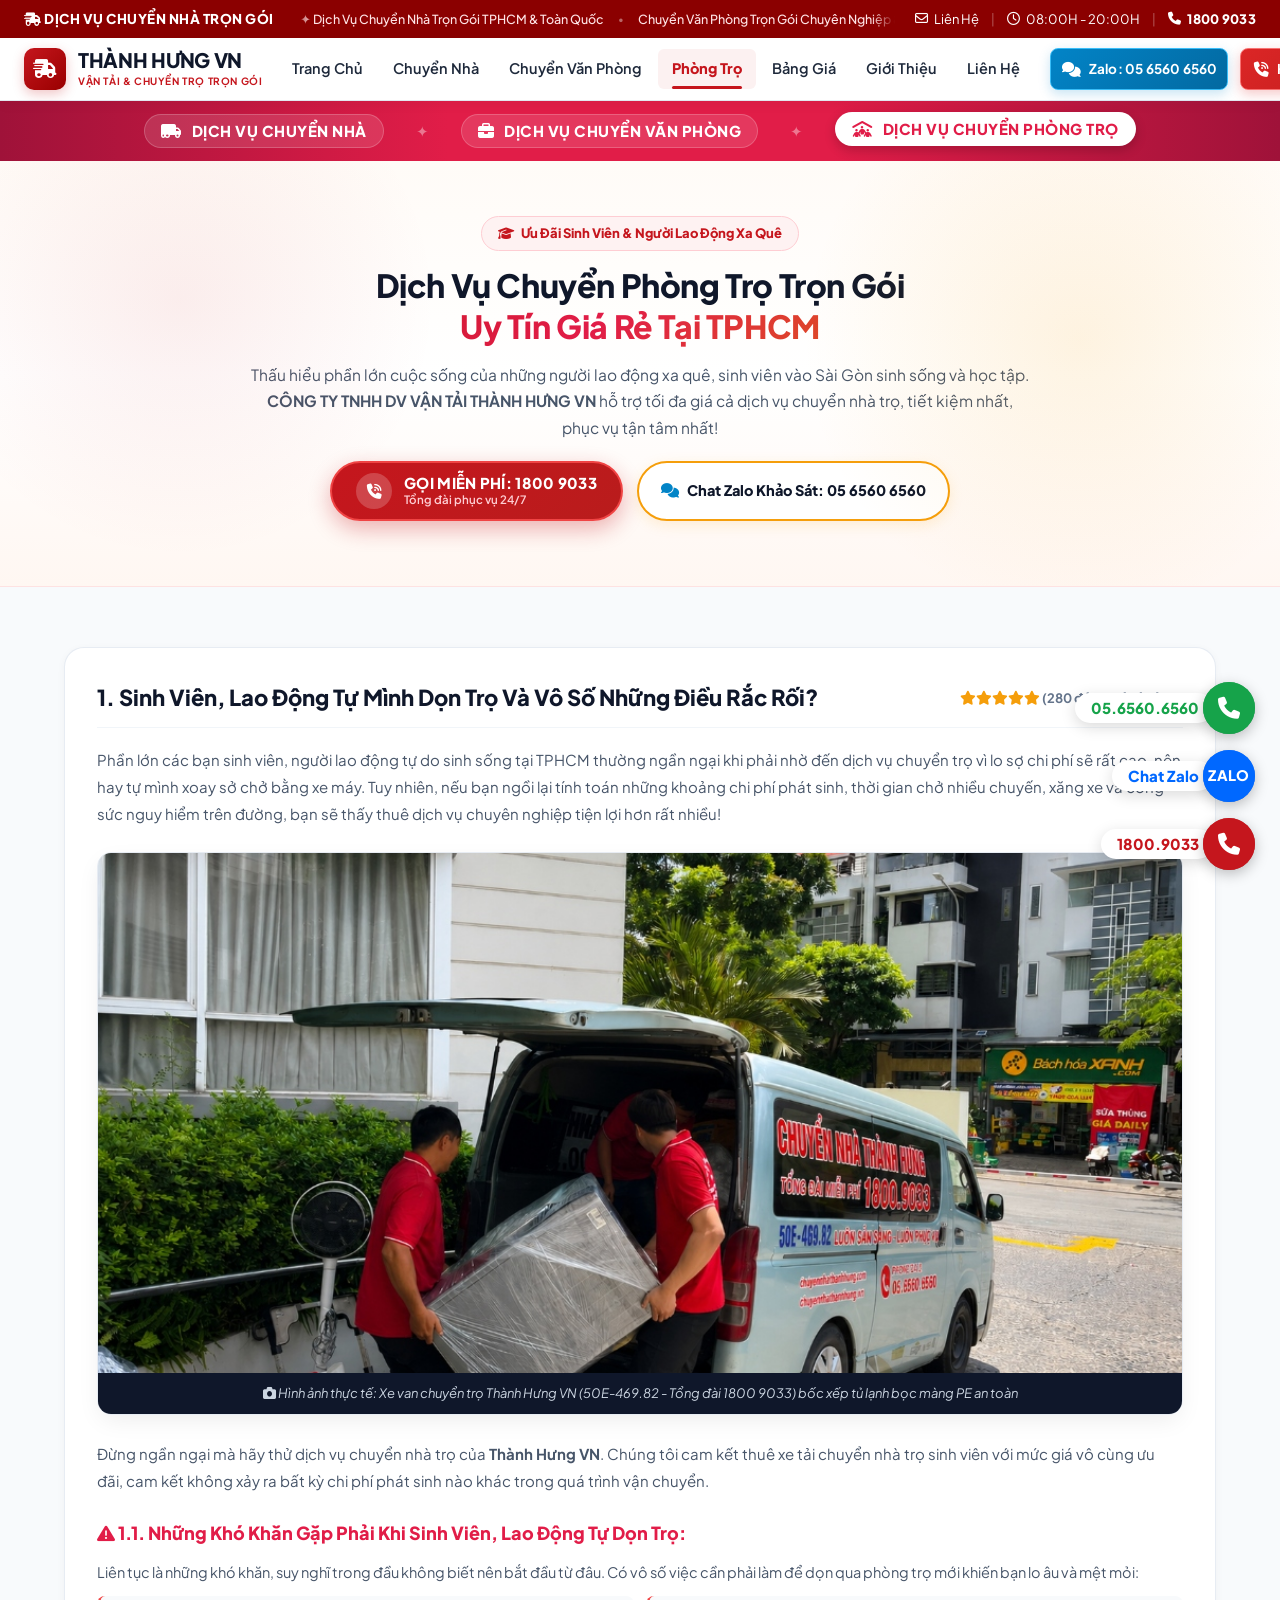
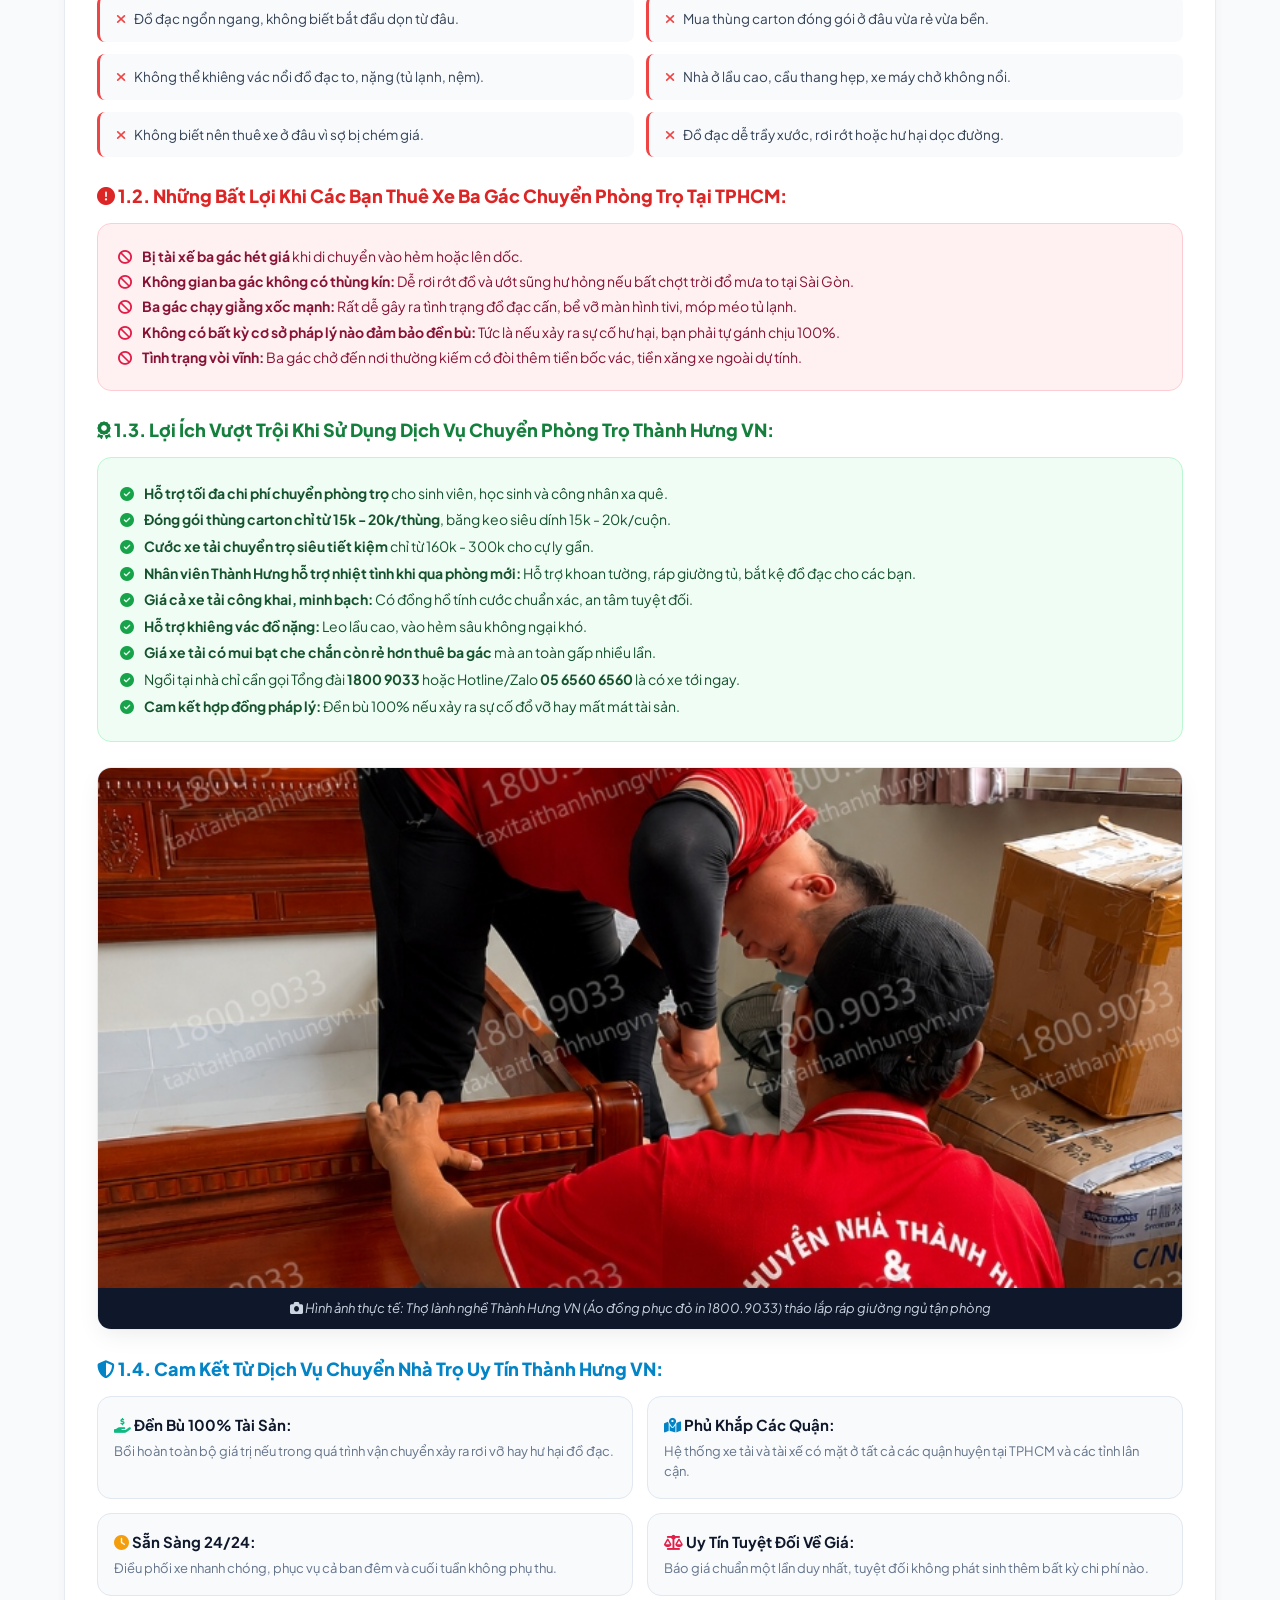
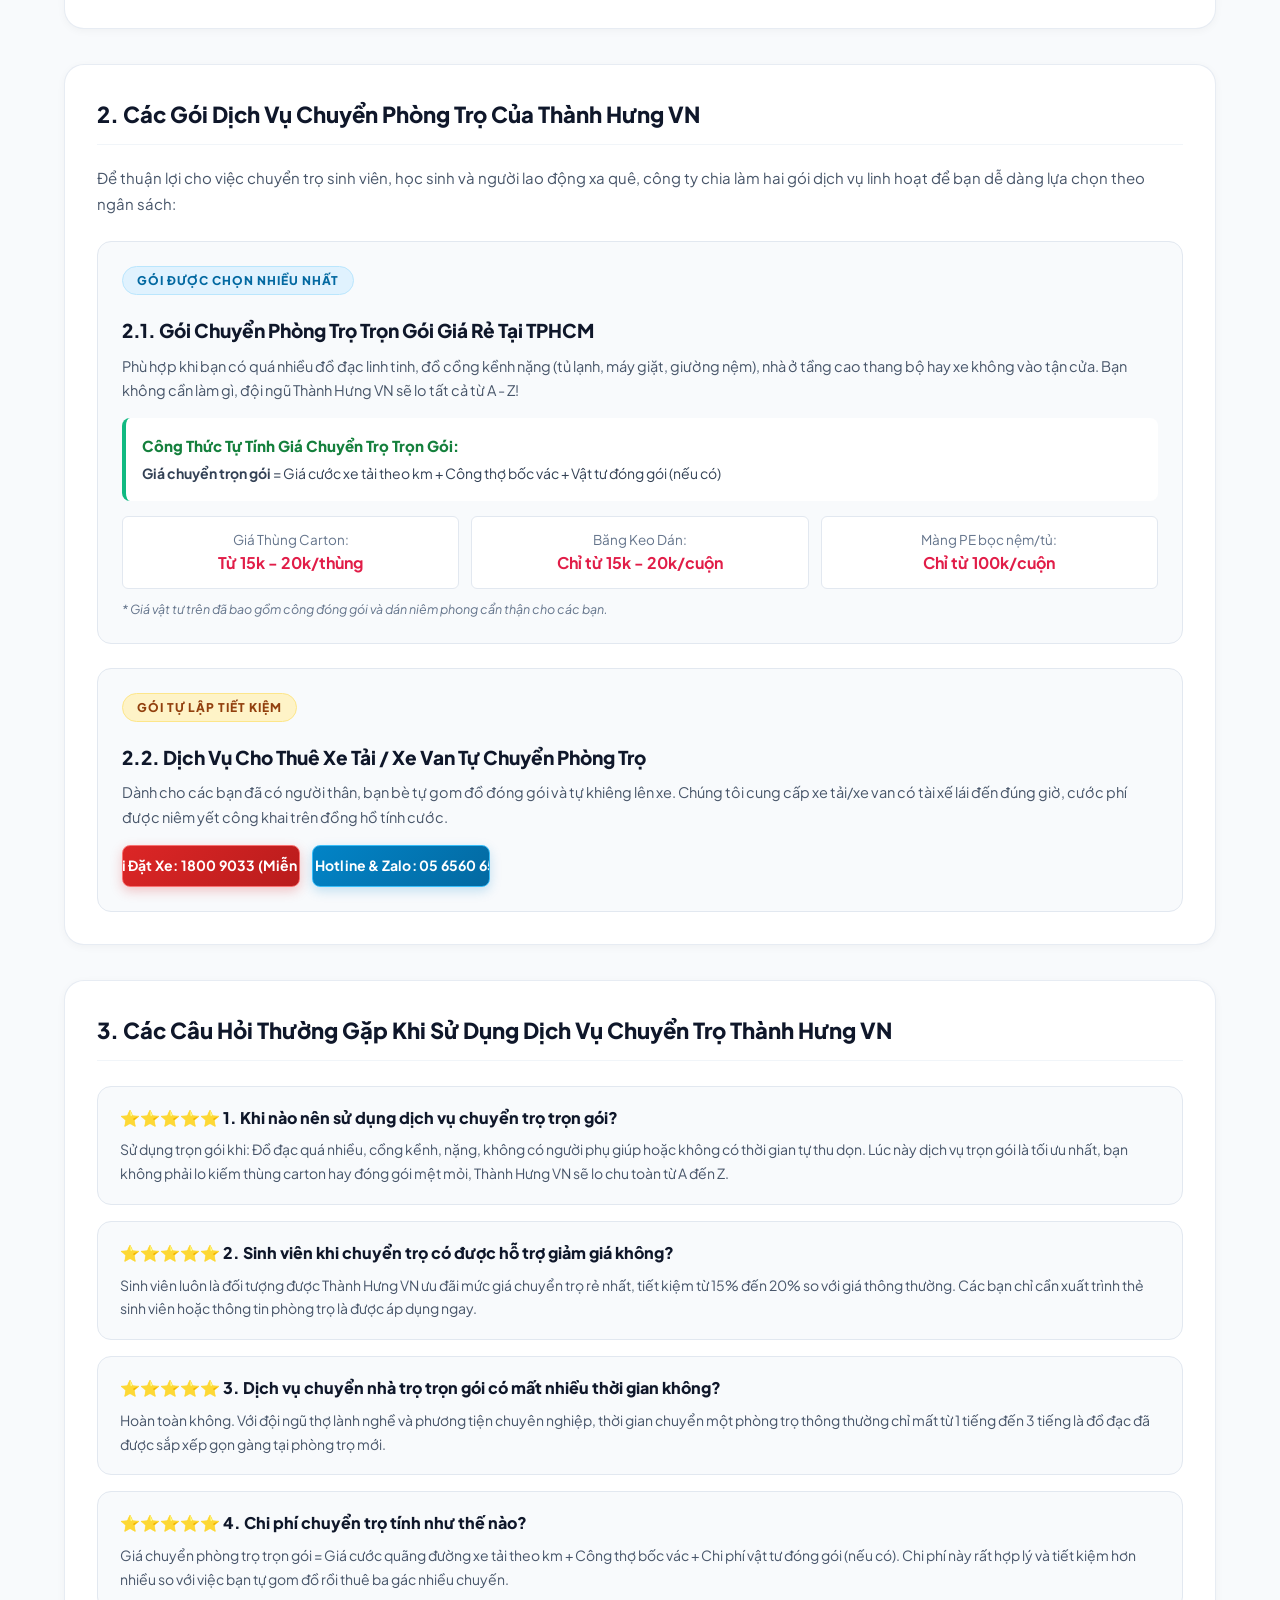
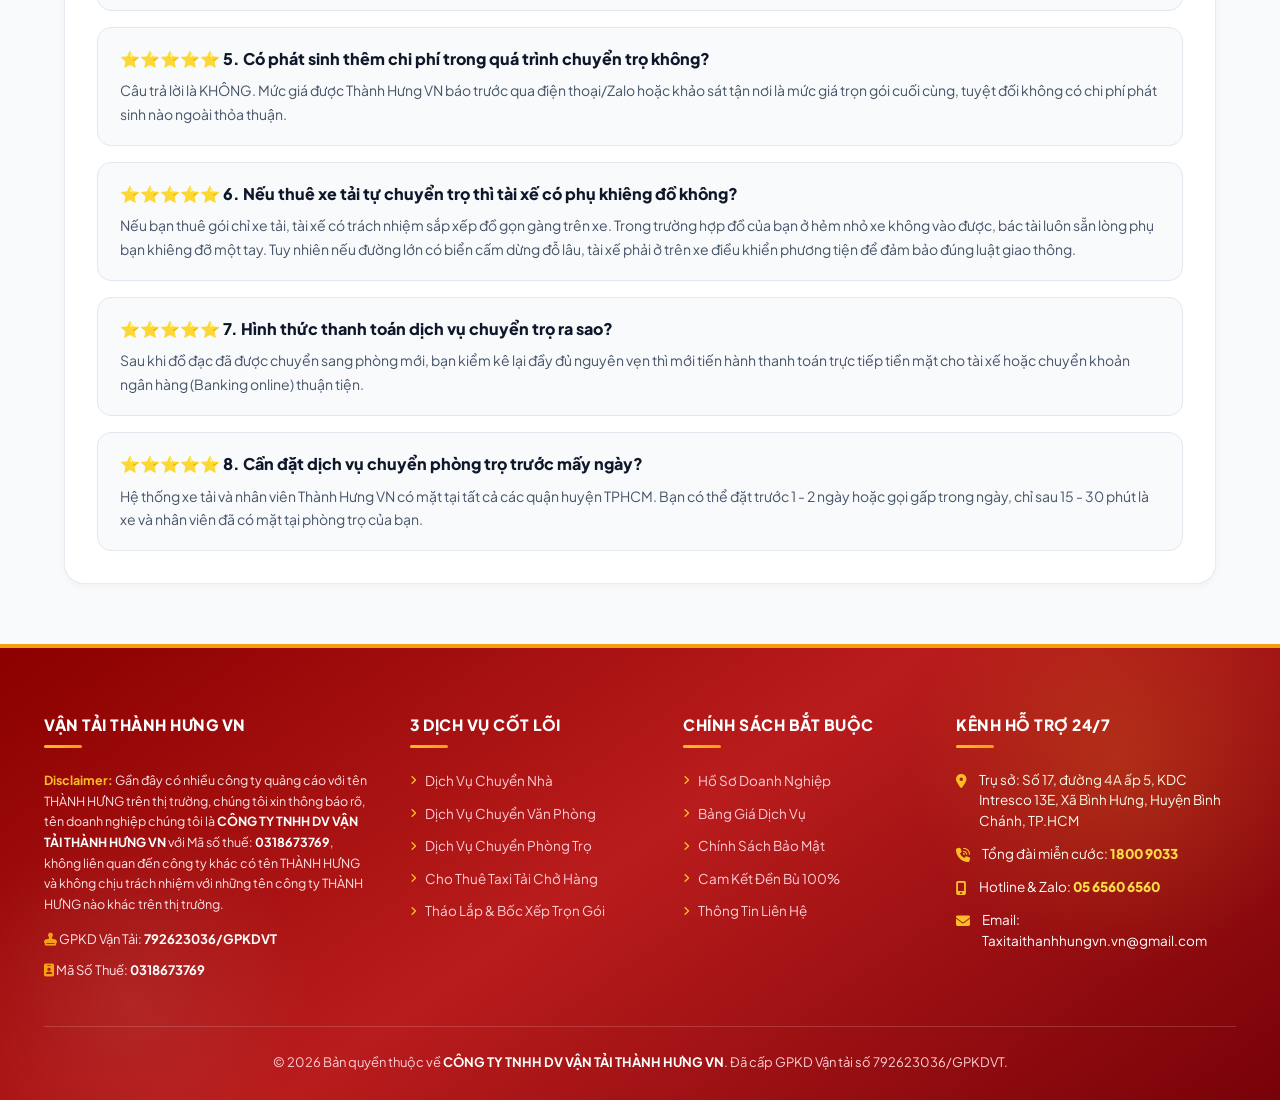
<file: dich-vu-chuyen-phong-tro.html>
<!DOCTYPE html>
<html lang="vi">
<head>
  <meta charset="UTF-8">
  <meta name="viewport" content="width=device-width, initial-scale=1.0">
  <title>Dịch Vụ Chuyển Phòng Trọ Giá Rẻ TPHCM Cho Sinh Viên & Người Đi Làm</title>
  <meta name="description" content="Dịch vụ chuyển phòng trọ trọn gói giá rẻ nhất TPHCM từ 199k. Xe tải nhỏ luồn lách hẻm sâu, tài xế hỗ trợ bốc xếp nhiệt tình, nhanh chóng, an toàn đồ đạc.">
  <meta name="keywords" content="chuyển phòng trọ, chuyển phòng trọ giá rẻ, chuyển phòng trọ tphcm, dọn phòng trọ sinh viên, thuê xe chuyển phòng trọ">
    <!-- FAVICON TAB TRÌNH DUYỆT (LOGO NHỎ TRÊN THANH TAB) -->
  <link rel="icon" type="image/svg+xml" href="assets/img/favicon.svg">
  <link rel="icon" type="image/png" sizes="64x64" href="assets/img/favicon.png">
  <link rel="apple-touch-icon" href="assets/img/favicon.png">
  <link rel="shortcut icon" href="favicon.ico">
  <link rel="canonical" href="https://taxitaithanhhungvn.vn/dich-vu-chuyen-phong-tro.html">
  <link rel="preconnect" href="https://fonts.googleapis.com">
  <link rel="preconnect" href="https://fonts.gstatic.com" crossorigin>
  <link href="https://fonts.googleapis.com/css2?family=Plus+Jakarta+Sans:wght@400;500;600;700;800;900&display=swap" rel="stylesheet">
  <link rel="stylesheet" href="https://cdnjs.cloudflare.com/ajax/libs/font-awesome/6.4.0/css/all.min.css">
  <link rel="stylesheet" href="assets/css/style.css?v=20261021t">

  <!-- Schema.org FAQPage for Google Trust & Rich Snippet -->
  <script type="application/ld+json">
  {
    "@context": "https://schema.org",
    "@type": "FAQPage",
    "mainEntity": [
      {
        "@type": "Question",
        "name": "Khi nào nên sử dụng dịch vụ chuyển trọ trọn gói?",
        "acceptedAnswer": {
          "@type": "Answer",
          "text": "Nên sử dụng khi đồ đạc quá nhiều, cồng kềnh, nặng, không có người phụ khiêng hoặc nhà ở lầu cao hẻm sâu. Thành Hưng VN sẽ lo toàn bộ từ đóng gói đến vận chuyển với giá ưu đãi nhất."
        }
      },
      {
        "@type": "Question",
        "name": "Sinh viên khi chuyển trọ có được giảm giá không?",
        "acceptedAnswer": {
          "@type": "Answer",
          "text": "Sinh viên và người lao động luôn được ưu đãi giảm từ 15% đến 20% chi phí thực tế. Cam kết giá rẻ nhất và không phát sinh bất kỳ khoản phí nào."
        }
      },
      {
        "@type": "Question",
        "name": "Có phát sinh thêm chi phí trong quá trình chuyển trọ không?",
        "acceptedAnswer": {
          "@type": "Answer",
          "text": "Hoàn toàn không. Chi phí được công ty báo trọn gói bằng văn bản trước đó sẽ không phát sinh thêm bất kỳ chi phí nào."
        }
      }
    ]
  }
  </script>
</head>
<body>

  <!-- TOPBAR ĐỎ DOANH NGHIỆP & CHỮ CHẠY QUẢNG CÁO CHUẨN GOOGLE ADS & SEO -->
  <div class="topbar">
    <div class="container">
      <div class="topbar-wrapper">
        <div class="topbar-left">
          <span class="topbar-brand-tag">
            <i class="fa-solid fa-truck-fast"></i> DỊCH VỤ CHUYỂN NHÀ TRỌN GÓI
          </span>
          <div class="topbar-ticker-container" title="Thông tin dịch vụ">
            <div class="topbar-ticker-track">
              <span>✦ Dịch Vụ Chuyển Nhà Trọn Gói TPHCM &amp; Toàn Quốc</span>
              <span class="sep">•</span>
              <span>Chuyển Văn Phòng Trọn Gói Chuyên Nghiệp &amp; An Toàn</span>
              <span class="sep">•</span>
              <span>Báo Giá Nhanh</span>
              <span class="sep">•</span>
              <span>Cam Kết Bảo Hiểm &amp; Đền Bù 100% Giá Trị Tài Sản</span>
              <span class="sep">•</span>
              <span>Phục Vụ 24/7 Cả Ban Đêm &amp; Ngày Lễ Không Tăng Giá</span>
              <span class="sep">•</span>
              <span>Tổng Đài Miễn Cước: 1800 9033</span>
              <span class="sep">•</span>
              <!-- Lặp lại để chạy vô tận mượt mà -->
              <span>✦ Dịch Vụ Chuyển Nhà Trọn Gói TPHCM &amp; Toàn Quốc</span>
              <span class="sep">•</span>
              <span>Chuyển Văn Phòng Trọn Gói Chuyên Nghiệp &amp; An Toàn</span>
              <span class="sep">•</span>
              <span>Báo Giá Nhanh</span>
              <span class="sep">•</span>
              <span>Cam Kết Bảo Hiểm &amp; Đền Bù 100% Giá Trị Tài Sản</span>
              <span class="sep">•</span>
              <span>Phục Vụ 24/7 Cả Ban Đêm &amp; Ngày Lễ Không Tăng Giá</span>
              <span class="sep">•</span>
              <span>Tổng Đài Miễn Cước: 1800 9033</span>
              <span class="sep">•</span>
            </div>
          </div>
        </div>
        <div class="topbar-right-contacts">
          <a href="lien-he.html" class="topbar-link"><i class="fa-regular fa-envelope"></i> Liên Hệ</a>
          <span class="topbar-divider">|</span>
          <span class="topbar-clock"><i class="fa-regular fa-clock"></i> 08:00H - 20:00H</span>
          <span class="topbar-divider">|</span>
          <a href="tel:18009033" class="topbar-phone"><i class="fa-solid fa-phone"></i> 1800 9033</a>
        </div>
      </div>
    </div>
  </div>

  <!-- AESTHETIC HEADER -->
  <header class="main-header">
    <div class="container">
      <div class="header-container">
        <a href="index.html" class="brand-logo">
          <div class="logo-emblem"><i class="fa-solid fa-truck-fast"></i></div>
          <div class="logo-text-group">
            <span class="logo-main-text">THÀNH HƯNG VN</span>
            <span class="logo-sub-text">VẬN TẢI & CHUYỂN TRỌ TRỌN GÓI</span>
          </div>
        </a>

        <nav class="nav-pill-wrapper">
          <a href="index.html" class="nav-link">Trang Chủ</a>
          <a href="dich-vu-chuyen-nha.html" class="nav-link">Chuyển Nhà</a>
          <a href="dich-vu-chuyen-van-phong.html" class="nav-link">Chuyển Văn Phòng</a>
          <a href="dich-vu-chuyen-phong-tro.html" class="nav-link active">Phòng Trọ</a>
          <a href="bang-gia.html" class="nav-link">Bảng Giá</a>
          <a href="gioi-thieu.html" class="nav-link">Giới Thiệu</a>
          <a href="lien-he.html" class="nav-link">Liên Hệ</a>
        </nav>

        <div class="header-actions">
          <a href="https://zalo.me/0565606560" target="_blank" class="btn-zalo-pill" title="Chat Zalo Khảo Sát Báo Giá">
            <i class="fa-solid fa-comments"></i> <span>Zalo: 05 6560 6560</span>
          </a>
          <a href="tel:18009033" class="btn-hotline-pill" title="Tổng Đài Miễn Cước 24/7">
            <i class="fa-solid fa-phone-volume"></i> <span>Hotline: 1800 9033</span>
          </a>
        </div>

        <button class="mobile-nav-toggle" aria-label="Menu"><i class="fa-solid fa-bars-staggered"></i></button>
      </div>
    </div>
  </header>

  <!-- RED SERVICES RIBBON -->
  <div class="services-ribbon-bar">
    <div class="container">
      <div class="services-ribbon-content">
        <a href="dich-vu-chuyen-nha.html" class="ribbon-item"><i class="fa-solid fa-truck-moving"></i> DỊCH VỤ CHUYỂN NHÀ</a>
        <span class="ribbon-divider">✦</span>
        <a href="dich-vu-chuyen-van-phong.html" class="ribbon-item"><i class="fa-solid fa-briefcase"></i> DỊCH VỤ CHUYỂN VĂN PHÒNG</a>
        <span class="ribbon-divider">✦</span>
        <a href="dich-vu-chuyen-phong-tro.html" class="ribbon-item current"><i class="fa-solid fa-people-roof"></i> DỊCH VỤ CHUYỂN PHÒNG TRỌ</a>
      </div>
    </div>
  </div>

  <!-- HERO BANNER -->
  <section class="modern-hero" style="padding: 55px 0 65px;">
    <div class="container">
      <div style="max-width: 900px; margin: 0 auto; text-align: center;">
        <span class="page-hero-badge">
          <i class="fa-solid fa-graduation-cap"></i> Ưu Đãi Sinh Viên &amp; Người Lao Động Xa Quê
        </span>
        <h1 class="page-hero-title">
          Dịch Vụ Chuyển Phòng Trọ Trọn Gói <span class="hero-lucky-gradient">Uy Tín Giá Rẻ Tại TPHCM</span>
        </h1>
        <p class="page-hero-subhead">
          Thấu hiểu phần lớn cuộc sống của những người lao động xa quê, sinh viên vào Sài Gòn sinh sống và học tập. <strong>CÔNG TY TNHH DV VẬN TẢI THÀNH HƯNG VN</strong> hỗ trợ tối đa giá cả dịch vụ chuyển nhà trọ, tiết kiệm nhất, phục vụ tận tâm nhất!
        </p>
        <div style="display: flex; justify-content: center; gap: 14px; flex-wrap: wrap;">
          <a href="tel:18009033" class="btn-hero-lucky-call">
            <span class="btn-pulse-icon"><i class="fa-solid fa-phone-volume"></i></span>
            <span class="btn-text-wrap">
              <strong>GỌI MIỄN PHÍ: 1800 9033</strong>
              <small>Tổng đài phục vụ 24/7</small>
            </span>
          </a>
          <a href="https://zalo.me/0565606560" target="_blank" class="btn-hero-lucky-quote">
            <i class="fa-solid fa-comments" style="color: #0284c7;"></i>
            <span>Chat Zalo Khảo Sát: 05 6560 6560</span>
          </a>
        </div>
      </div>
    </div>
  </section>

  <!-- MAIN ARTICLE CONTENT -->
  <section class="section" style="padding: 60px 0;">
    <div class="container" style="max-width: 1200px; margin: 0 auto;">
      <!-- CHI TIẾT BÀI VIẾT NỘI DUNG -->
      <div>
          
          <!-- PHẦN 1: THỰC TRẠNG & ĐÁNH GIÁ -->
          <div style="background: #ffffff; padding: 32px; border-radius: var(--radius-lg); border: 1px solid var(--border-light); box-shadow: var(--shadow-sm); margin-bottom: 35px;">
            <div style="display: flex; align-items: center; justify-content: space-between; flex-wrap: wrap; gap: 10px; margin-bottom: 18px; border-bottom: 1px solid #f1f5f9; padding-bottom: 12px;">
              <h2 style="font-size: 22px; font-weight: 900; color: #0f172a; margin: 0;">
                1. Sinh Viên, Lao Động Tự Mình Dọn Trọ Và Vô Số Những Điều Rắc Rối?
              </h2>
              <div style="font-size: 14px; color: #f59e0b; font-weight: 700;">
                <i class="fa-solid fa-star"></i><i class="fa-solid fa-star"></i><i class="fa-solid fa-star"></i><i class="fa-solid fa-star"></i><i class="fa-solid fa-star"></i> 
                <span style="color: #64748b; font-size: 13px;">(280 đánh giá hài lòng)</span>
              </div>
            </div>

            <p style="color: #475569; font-size: 15px; line-height: 1.8; margin-bottom: 20px;">
              Phần lớn các bạn sinh viên, người lao động tự do sinh sống tại TPHCM thường ngần ngại khi phải nhờ đến dịch vụ chuyển trọ vì lo sợ chi phí sẽ rất cao, nên hay tự mình xoay sở chở bằng xe máy. Tuy nhiên, nếu bạn ngồi lại tính toán những khoảng chi phí phát sinh, thời gian chở nhiều chuyến, xăng xe và công sức nguy hiểm trên đường, bạn sẽ thấy thuê dịch vụ chuyên nghiệp tiện lợi hơn rất nhiều!
            </p>

            <!-- HÌNH ẢNH THẬT 1: XE VAN THÀNH HƯNG VN VẬN CHUYỂN TỦ LẠNH -->
            <div style="margin: 25px 0; border-radius: var(--radius-md); overflow: hidden; box-shadow: var(--shadow-md); border: 1px solid var(--border-light);">
              <img src="assets/img/xe-van-chuyen-tro.jpg" alt="Xe van chuyển phòng trọ Thành Hưng VN biển số 50E-469.82 bốc xếp tủ lạnh bọc màng PE cẩn thận" style="width: 100%; max-height: 520px; object-fit: cover;">
              <div style="background: #0f172a; color: #cbd5e1; padding: 10px 16px; font-size: 13px; text-align: center;">
                <i class="fa-solid fa-camera"></i> <em>Hình ảnh thực tế: Xe van chuyển trọ Thành Hưng VN (50E-469.82 - Tổng đài 1800 9033) bốc xếp tủ lạnh bọc màng PE an toàn</em>
              </div>
            </div>

            <p style="color: #475569; font-size: 15px; line-height: 1.8; margin-bottom: 20px;">
              Đừng ngần ngại mà hãy thử dịch vụ chuyển nhà trọ của <strong>Thành Hưng VN</strong>. Chúng tôi cam kết thuê xe tải chuyển nhà trọ sinh viên với mức giá vô cùng ưu đãi, cam kết không xảy ra bất kỳ chi phí phát sinh nào khác trong quá trình vận chuyển.
            </p>

            <!-- 1.1 NHỮNG KHÓ KHĂN -->
            <h3 style="font-size: 18px; font-weight: 800; color: var(--primary); margin: 25px 0 12px;">
              <i class="fa-solid fa-triangle-exclamation"></i> 1.1. Những Khó Khăn Gặp Phải Khi Sinh Viên, Lao Động Tự Dọn Trọ:
            </h3>
            <p style="color: #475569; font-size: 14.5px; line-height: 1.7; margin-bottom: 12px;">
              Liên tục là những khó khăn, suy nghĩ trong đầu không biết nên bắt đầu từ đâu. Có vô số việc cần phải làm để dọn qua phòng trọ mới khiến bạn lo âu và mệt mỏi:
            </p>
            <div style="display: grid; grid-template-columns: 1fr 1fr; gap: 12px; margin-bottom: 25px;">
              <div style="background: #f8fafc; padding: 12px 16px; border-radius: 8px; border-left: 3px solid #ef4444; font-size: 13.5px; color: #334155;">
                <i class="fa-solid fa-xmark" style="color: #ef4444; margin-right: 6px;"></i> Đồ đạc ngổn ngang, không biết bắt đầu dọn từ đâu.
              </div>
              <div style="background: #f8fafc; padding: 12px 16px; border-radius: 8px; border-left: 3px solid #ef4444; font-size: 13.5px; color: #334155;">
                <i class="fa-solid fa-xmark" style="color: #ef4444; margin-right: 6px;"></i> Mua thùng carton đóng gói ở đâu vừa rẻ vừa bền.
              </div>
              <div style="background: #f8fafc; padding: 12px 16px; border-radius: 8px; border-left: 3px solid #ef4444; font-size: 13.5px; color: #334155;">
                <i class="fa-solid fa-xmark" style="color: #ef4444; margin-right: 6px;"></i> Không thể khiêng vác nổi đồ đạc to, nặng (tủ lạnh, nệm).
              </div>
              <div style="background: #f8fafc; padding: 12px 16px; border-radius: 8px; border-left: 3px solid #ef4444; font-size: 13.5px; color: #334155;">
                <i class="fa-solid fa-xmark" style="color: #ef4444; margin-right: 6px;"></i> Nhà ở lầu cao, cầu thang hẹp, xe máy chở không nổi.
              </div>
              <div style="background: #f8fafc; padding: 12px 16px; border-radius: 8px; border-left: 3px solid #ef4444; font-size: 13.5px; color: #334155;">
                <i class="fa-solid fa-xmark" style="color: #ef4444; margin-right: 6px;"></i> Không biết nên thuê xe ở đâu vì sợ bị chém giá.
              </div>
              <div style="background: #f8fafc; padding: 12px 16px; border-radius: 8px; border-left: 3px solid #ef4444; font-size: 13.5px; color: #334155;">
                <i class="fa-solid fa-xmark" style="color: #ef4444; margin-right: 6px;"></i> Đồ đạc dễ trầy xước, rơi rớt hoặc hư hại dọc đường.
              </div>
            </div>

            <!-- 1.2 BẤT LỢI KHI THUÊ BA GÁC -->
            <h3 style="font-size: 18px; font-weight: 800; color: #dc2626; margin: 25px 0 12px;">
              <i class="fa-solid fa-circle-exclamation"></i> 1.2. Những Bất Lợi Khi Các Bạn Thuê Xe Ba Gác Chuyển Phòng Trọ Tại TPHCM:
            </h3>
            <div style="background: #fff1f2; border: 1.5px solid #fecdd3; padding: 20px; border-radius: var(--radius-md); margin-bottom: 25px;">
              <ul style="font-size: 14px; color: #881337; line-height: 1.8;">
                <li><i class="fa-solid fa-ban" style="color: #e11d48; margin-right: 8px;"></i> <strong>Bị tài xế ba gác hét giá</strong> khi di chuyển vào hẻm hoặc lên dốc.</li>
                <li><i class="fa-solid fa-ban" style="color: #e11d48; margin-right: 8px;"></i> <strong>Không gian ba gác không có thùng kín:</strong> Dễ rơi rớt đồ và ướt sũng hư hỏng nếu bất chợt trời đổ mưa to tại Sài Gòn.</li>
                <li><i class="fa-solid fa-ban" style="color: #e11d48; margin-right: 8px;"></i> <strong>Ba gác chạy giằng xốc mạnh:</strong> Rất dễ gây ra tình trạng đồ đạc cấn, bể vỡ màn hình tivi, móp méo tủ lạnh.</li>
                <li><i class="fa-solid fa-ban" style="color: #e11d48; margin-right: 8px;"></i> <strong>Không có bất kỳ cơ sở pháp lý nào đảm bảo đền bù:</strong> Tức là nếu xảy ra sự cố hư hại, bạn phải tự gánh chịu 100%.</li>
                <li><i class="fa-solid fa-ban" style="color: #e11d48; margin-right: 8px;"></i> <strong>Tình trạng vòi vĩnh:</strong> Ba gác chở đến nơi thường kiếm cớ đòi thêm tiền bốc vác, tiền xăng xe ngoài dự tính.</li>
              </ul>
            </div>

            <!-- 1.3 LỢI ÍCH DÙNG THÀNH HƯNG VN -->
            <h3 style="font-size: 18px; font-weight: 800; color: #15803d; margin: 25px 0 12px;">
              <i class="fa-solid fa-award"></i> 1.3. Lợi Ích Vượt Trội Khi Sử Dụng Dịch Vụ Chuyển Phòng Trọ Thành Hưng VN:
            </h3>
            <div style="background: #f0fdf4; border: 1.5px solid #bbf7d0; padding: 22px; border-radius: var(--radius-md); margin-bottom: 25px;">
              <ul style="font-size: 14px; color: #14532d; line-height: 1.9;">
                <li><i class="fa-solid fa-check-circle" style="color: #16a34a; margin-right: 8px;"></i> <strong>Hỗ trợ tối đa chi phí chuyển phòng trọ</strong> cho sinh viên, học sinh và công nhân xa quê.</li>
                <li><i class="fa-solid fa-check-circle" style="color: #16a34a; margin-right: 8px;"></i> <strong>Đóng gói thùng carton chỉ từ 15k - 20k/thùng</strong>, băng keo siêu dính 15k - 20k/cuộn.</li>
                <li><i class="fa-solid fa-check-circle" style="color: #16a34a; margin-right: 8px;"></i> <strong>Cước xe tải chuyển trọ siêu tiết kiệm</strong> chỉ từ 160k - 300k cho cự ly gần.</li>
                <li><i class="fa-solid fa-check-circle" style="color: #16a34a; margin-right: 8px;"></i> <strong>Nhân viên Thành Hưng hỗ trợ nhiệt tình khi qua phòng mới:</strong> Hỗ trợ khoan tường, ráp giường tủ, bắt kệ đồ đạc cho các bạn.</li>
                <li><i class="fa-solid fa-check-circle" style="color: #16a34a; margin-right: 8px;"></i> <strong>Giá cả xe tải công khai, minh bạch:</strong> Có đồng hồ tính cước chuẩn xác, an tâm tuyệt đối.</li>
                <li><i class="fa-solid fa-check-circle" style="color: #16a34a; margin-right: 8px;"></i> <strong>Hỗ trợ khiêng vác đồ nặng:</strong> Leo lầu cao, vào hẻm sâu không ngại khó.</li>
                <li><i class="fa-solid fa-check-circle" style="color: #16a34a; margin-right: 8px;"></i> <strong>Giá xe tải có mui bạt che chắn còn rẻ hơn thuê ba gác</strong> mà an toàn gấp nhiều lần.</li>
                <li><i class="fa-solid fa-check-circle" style="color: #16a34a; margin-right: 8px;"></i> Ngồi tại nhà chỉ cần gọi Tổng đài <strong>1800 9033</strong> hoặc Hotline/Zalo <strong>05 6560 6560</strong> là có xe tới ngay.</li>
                <li><i class="fa-solid fa-check-circle" style="color: #16a34a; margin-right: 8px;"></i> <strong>Cam kết hợp đồng pháp lý:</strong> Đền bù 100% nếu xảy ra sự cố đổ vỡ hay mất mát tài sản.</li>
              </ul>
            </div>

            <!-- HÌNH ẢNH THẬT 2: THỢ ÁO ĐỎ THÁO RÁP GIƯỜNG TỦ -->
            <div style="margin: 25px 0; border-radius: var(--radius-md); overflow: hidden; box-shadow: var(--shadow-md); border: 1px solid var(--border-light);">
              <img src="assets/img/tho-thao-lap-giuong.jpg" alt="Thợ Thành Hưng VN áo đỏ tháo lắp giường tủ cẩn thận cho phòng trọ" style="width: 100%; max-height: 520px; object-fit: cover;">
              <div style="background: #0f172a; color: #cbd5e1; padding: 10px 16px; font-size: 13px; text-align: center;">
                <i class="fa-solid fa-camera"></i> <em>Hình ảnh thực tế: Thợ lành nghề Thành Hưng VN (Áo đồng phục đỏ in 1800.9033) tháo lắp ráp giường ngủ tận phòng</em>
              </div>
            </div>

            <!-- 1.4 CAM KẾT VÀNG -->
            <h3 style="font-size: 18px; font-weight: 800; color: var(--secondary); margin: 25px 0 12px;">
              <i class="fa-solid fa-shield-halved"></i> 1.4. Cam Kết Từ Dịch Vụ Chuyển Nhà Trọ Uy Tín Thành Hưng VN:
            </h3>
            <div style="display: grid; grid-template-columns: 1fr 1fr; gap: 14px;">
              <div style="background: #f8fafc; padding: 16px; border-radius: var(--radius-md); border: 1px solid #e2e8f0;">
                <strong style="color: #0f172a;"><i class="fa-solid fa-hand-holding-dollar" style="color: #10b981;"></i> Đền Bù 100% Tài Sản:</strong>
                <p style="font-size: 13px; color: #64748b; margin-top: 4px;">Bồi hoàn toàn bộ giá trị nếu trong quá trình vận chuyển xảy ra rơi vỡ hay hư hại đồ đạc.</p>
              </div>
              <div style="background: #f8fafc; padding: 16px; border-radius: var(--radius-md); border: 1px solid #e2e8f0;">
                <strong style="color: #0f172a;"><i class="fa-solid fa-map-location-dot" style="color: #0284c7;"></i> Phủ Khắp Các Quận:</strong>
                <p style="font-size: 13px; color: #64748b; margin-top: 4px;">Hệ thống xe tải và tài xế có mặt ở tất cả các quận huyện tại TPHCM và các tỉnh lân cận.</p>
              </div>
              <div style="background: #f8fafc; padding: 16px; border-radius: var(--radius-md); border: 1px solid #e2e8f0;">
                <strong style="color: #0f172a;"><i class="fa-solid fa-clock" style="color: #f59e0b;"></i> Sẵn Sàng 24/24:</strong>
                <p style="font-size: 13px; color: #64748b; margin-top: 4px;">Điều phối xe nhanh chóng, phục vụ cả ban đêm và cuối tuần không phụ thu.</p>
              </div>
              <div style="background: #f8fafc; padding: 16px; border-radius: var(--radius-md); border: 1px solid #e2e8f0;">
                <strong style="color: #0f172a;"><i class="fa-solid fa-scale-balanced" style="color: #e11d48;"></i> Uy Tín Tuyệt Đối Về Giá:</strong>
                <p style="font-size: 13px; color: #64748b; margin-top: 4px;">Báo giá chuẩn một lần duy nhất, tuyệt đối không phát sinh thêm bất kỳ chi phí nào.</p>
              </div>
            </div>
          </div>

          <!-- PHẦN 2: CÁC GÓI DỊCH VỤ -->
          <div style="background: #ffffff; padding: 32px; border-radius: var(--radius-lg); border: 1px solid var(--border-light); box-shadow: var(--shadow-sm); margin-bottom: 35px;">
            <h2 style="font-size: 22px; font-weight: 900; color: #0f172a; margin-bottom: 20px; border-bottom: 1px solid #f1f5f9; padding-bottom: 12px;">
              2. Các Gói Dịch Vụ Chuyển Phòng Trọ Của Thành Hưng VN
            </h2>
            <p style="color: #475569; font-size: 15px; line-height: 1.7; margin-bottom: 25px;">
              Để thuận lợi cho việc chuyển trọ sinh viên, học sinh và người lao động xa quê, công ty chia làm hai gói dịch vụ linh hoạt để bạn dễ dàng lựa chọn theo ngân sách:
            </p>

            <!-- GÓI 2.1 TRỌN GÓI -->
            <div style="background: #f8fafc; border: 1.5px solid #e2e8f0; border-radius: var(--radius-md); padding: 24px; margin-bottom: 24px;">
              <span class="badge-pill-tag" style="background: #e0f2fe; color: #0369a1; border-color: #bae6fd;">Gói Được Chọn Nhiều Nhất</span>
              <h3 style="font-size: 19px; font-weight: 800; color: #0f172a; margin: 8px 0;">2.1. Gói Chuyển Phòng Trọ Trọn Gói Giá Rẻ Tại TPHCM</h3>
              <p style="color: #475569; font-size: 14.5px; line-height: 1.7; margin-bottom: 15px;">
                Phù hợp khi bạn có quá nhiều đồ đạc linh tinh, đồ cồng kềnh nặng (tủ lạnh, máy giặt, giường nệm), nhà ở tầng cao thang bộ hay xe không vào tận cửa. Bạn không cần làm gì, đội ngũ Thành Hưng VN sẽ lo tất cả từ A - Z!
              </p>
              
              <div style="background: #ffffff; padding: 16px; border-radius: 8px; border-left: 4px solid #10b981; margin-bottom: 15px;">
                <div style="font-weight: 800; color: #15803d; font-size: 15px;">Công Thức Tự Tính Giá Chuyển Trọ Trọn Gói:</div>
                <div style="font-size: 14px; color: #334155; margin-top: 4px;">
                  <strong>Giá chuyển trọn gói</strong> = Giá cước xe tải theo km + Công thợ bốc vác + Vật tư đóng gói (nếu có)
                </div>
              </div>

              <div style="display: grid; grid-template-columns: repeat(3, 1fr); gap: 12px; font-size: 13.5px;">
                <div style="background: #ffffff; padding: 12px; border-radius: 6px; text-align: center; border: 1px solid #e2e8f0;">
                  <span style="color: #64748b;">Giá Thùng Carton:</span><br>
                  <strong style="color: #e11d48; font-size: 16px;">Từ 15k - 20k/thùng</strong>
                </div>
                <div style="background: #ffffff; padding: 12px; border-radius: 6px; text-align: center; border: 1px solid #e2e8f0;">
                  <span style="color: #64748b;">Băng Keo Dán:</span><br>
                  <strong style="color: #e11d48; font-size: 16px;">Chỉ từ 15k - 20k/cuộn</strong>
                </div>
                <div style="background: #ffffff; padding: 12px; border-radius: 6px; text-align: center; border: 1px solid #e2e8f0;">
                  <span style="color: #64748b;">Màng PE bọc nệm/tủ:</span><br>
                  <strong style="color: #e11d48; font-size: 16px;">Chỉ từ 100k/cuộn</strong>
                </div>
              </div>
              <p style="font-size: 12.5px; color: #64748b; margin-top: 10px;">
                <em>* Giá vật tư trên đã bao gồm công đóng gói và dán niêm phong cẩn thận cho các bạn.</em>
              </p>
            </div>

            <!-- GÓI 2.2 TỰ CHUYỂN -->
            <div style="background: #f8fafc; border: 1.5px solid #e2e8f0; border-radius: var(--radius-md); padding: 24px;">
              <span class="badge-pill-tag" style="background: #fef3c7; color: #92400e; border-color: #fde68a;">Gói Tự Lập Tiết Kiệm</span>
              <h3 style="font-size: 19px; font-weight: 800; color: #0f172a; margin: 8px 0;">2.2. Dịch Vụ Cho Thuê Xe Tải / Xe Van Tự Chuyển Phòng Trọ</h3>
              <p style="color: #475569; font-size: 14.5px; line-height: 1.7; margin-bottom: 15px;">
                Dành cho các bạn đã có người thân, bạn bè tự gom đồ đóng gói và tự khiêng lên xe. Chúng tôi cung cấp xe tải/xe van có tài xế lái đến đúng giờ, cước phí được niêm yết công khai trên đồng hồ tính cước.
              </p>
              <div style="display: flex; gap: 12px; flex-wrap: wrap;">
                <a href="tel:18009033" class="btn-hotline-pill" style="padding: 10px 22px; font-size: 14px;"><i class="fa-solid fa-phone"></i> Gọi Đặt Xe: 1800 9033 (Miễn Cước)</a>
                <a href="https://zalo.me/0565606560" target="_blank" class="btn-zalo-pill" style="padding: 10px 20px; font-size: 14px;"><i class="fa-solid fa-comments"></i> Hotline & Zalo: 05 6560 6560</a>
              </div>
            </div>
          </div>

          <!-- PHẦN 3: 8 CÂU HỎI THƯỜNG GẶP (FAQ ĐÁNH GIÁ 5 SAO) -->
          <div style="background: #ffffff; padding: 32px; border-radius: var(--radius-lg); border: 1px solid var(--border-light); box-shadow: var(--shadow-sm);">
            <h2 style="font-size: 22px; font-weight: 900; color: #0f172a; margin-bottom: 25px; border-bottom: 1px solid #f1f5f9; padding-bottom: 12px;">
              3. Các Câu Hỏi Thường Gặp Khi Sử Dụng Dịch Vụ Chuyển Trọ Thành Hưng VN
            </h2>

            <div style="display: flex; flex-direction: column; gap: 16px;">
              <!-- CÂU 1 -->
              <div style="background: #f8fafc; border: 1px solid #e2e8f0; border-radius: var(--radius-md); padding: 18px 22px;">
                <h4 style="font-size: 16px; font-weight: 800; color: #0f172a; margin-bottom: 8px;">
                  <span style="color: #f59e0b;">⭐⭐⭐⭐⭐</span> 1. Khi nào nên sử dụng dịch vụ chuyển trọ trọn gói?
                </h4>
                <p style="font-size: 14px; color: #475569; line-height: 1.7;">
                  Sử dụng trọn gói khi: Đồ đạc quá nhiều, cồng kềnh, nặng, không có người phụ giúp hoặc không có thời gian tự thu dọn. Lúc này dịch vụ trọn gói là tối ưu nhất, bạn không phải lo kiếm thùng carton hay đóng gói mệt mỏi, Thành Hưng VN sẽ lo chu toàn từ A đến Z.
                </p>
              </div>

              <!-- CÂU 2 -->
              <div style="background: #f8fafc; border: 1px solid #e2e8f0; border-radius: var(--radius-md); padding: 18px 22px;">
                <h4 style="font-size: 16px; font-weight: 800; color: #0f172a; margin-bottom: 8px;">
                  <span style="color: #f59e0b;">⭐⭐⭐⭐⭐</span> 2. Sinh viên khi chuyển trọ có được hỗ trợ giảm giá không?
                </h4>
                <p style="font-size: 14px; color: #475569; line-height: 1.7;">
                  Sinh viên luôn là đối tượng được Thành Hưng VN ưu đãi mức giá chuyển trọ rẻ nhất, tiết kiệm từ 15% đến 20% so với giá thông thường. Các bạn chỉ cần xuất trình thẻ sinh viên hoặc thông tin phòng trọ là được áp dụng ngay.
                </p>
              </div>

              <!-- CÂU 3 -->
              <div style="background: #f8fafc; border: 1px solid #e2e8f0; border-radius: var(--radius-md); padding: 18px 22px;">
                <h4 style="font-size: 16px; font-weight: 800; color: #0f172a; margin-bottom: 8px;">
                  <span style="color: #f59e0b;">⭐⭐⭐⭐⭐</span> 3. Dịch vụ chuyển nhà trọ trọn gói có mất nhiều thời gian không?
                </h4>
                <p style="font-size: 14px; color: #475569; line-height: 1.7;">
                  Hoàn toàn không. Với đội ngũ thợ lành nghề và phương tiện chuyên nghiệp, thời gian chuyển một phòng trọ thông thường chỉ mất từ 1 tiếng đến 3 tiếng là đồ đạc đã được sắp xếp gọn gàng tại phòng trọ mới.
                </p>
              </div>

              <!-- CÂU 4 -->
              <div style="background: #f8fafc; border: 1px solid #e2e8f0; border-radius: var(--radius-md); padding: 18px 22px;">
                <h4 style="font-size: 16px; font-weight: 800; color: #0f172a; margin-bottom: 8px;">
                  <span style="color: #f59e0b;">⭐⭐⭐⭐⭐</span> 4. Chi phí chuyển trọ tính như thế nào?
                </h4>
                <p style="font-size: 14px; color: #475569; line-height: 1.7;">
                  Giá chuyển phòng trọ trọn gói = Giá cước quãng đường xe tải theo km + Công thợ bốc vác + Chi phí vật tư đóng gói (nếu có). Chi phí này rất hợp lý và tiết kiệm hơn nhiều so với việc bạn tự gom đồ rồi thuê ba gác nhiều chuyến.
                </p>
              </div>

              <!-- CÂU 5 -->
              <div style="background: #f8fafc; border: 1px solid #e2e8f0; border-radius: var(--radius-md); padding: 18px 22px;">
                <h4 style="font-size: 16px; font-weight: 800; color: #0f172a; margin-bottom: 8px;">
                  <span style="color: #f59e0b;">⭐⭐⭐⭐⭐</span> 5. Có phát sinh thêm chi phí trong quá trình chuyển trọ không?
                </h4>
                <p style="font-size: 14px; color: #475569; line-height: 1.7;">
                  Câu trả lời là KHÔNG. Mức giá được Thành Hưng VN báo trước qua điện thoại/Zalo hoặc khảo sát tận nơi là mức giá trọn gói cuối cùng, tuyệt đối không có chi phí phát sinh nào ngoài thỏa thuận.
                </p>
              </div>

              <!-- CÂU 6 -->
              <div style="background: #f8fafc; border: 1px solid #e2e8f0; border-radius: var(--radius-md); padding: 18px 22px;">
                <h4 style="font-size: 16px; font-weight: 800; color: #0f172a; margin-bottom: 8px;">
                  <span style="color: #f59e0b;">⭐⭐⭐⭐⭐</span> 6. Nếu thuê xe tải tự chuyển trọ thì tài xế có phụ khiêng đồ không?
                </h4>
                <p style="font-size: 14px; color: #475569; line-height: 1.7;">
                  Nếu bạn thuê gói chỉ xe tải, tài xế có trách nhiệm sắp xếp đồ gọn gàng trên xe. Trong trường hợp đồ của bạn ở hẻm nhỏ xe không vào được, bác tài luôn sẵn lòng phụ bạn khiêng đỡ một tay. Tuy nhiên nếu đường lớn có biển cấm dừng đỗ lâu, tài xế phải ở trên xe điều khiển phương tiện để đảm bảo đúng luật giao thông.
                </p>
              </div>

              <!-- CÂU 7 -->
              <div style="background: #f8fafc; border: 1px solid #e2e8f0; border-radius: var(--radius-md); padding: 18px 22px;">
                <h4 style="font-size: 16px; font-weight: 800; color: #0f172a; margin-bottom: 8px;">
                  <span style="color: #f59e0b;">⭐⭐⭐⭐⭐</span> 7. Hình thức thanh toán dịch vụ chuyển trọ ra sao?
                </h4>
                <p style="font-size: 14px; color: #475569; line-height: 1.7;">
                  Sau khi đồ đạc đã được chuyển sang phòng mới, bạn kiểm kê lại đầy đủ nguyên vẹn thì mới tiến hành thanh toán trực tiếp tiền mặt cho tài xế hoặc chuyển khoản ngân hàng (Banking online) thuận tiện.
                </p>
              </div>

              <!-- CÂU 8 -->
              <div style="background: #f8fafc; border: 1px solid #e2e8f0; border-radius: var(--radius-md); padding: 18px 22px;">
                <h4 style="font-size: 16px; font-weight: 800; color: #0f172a; margin-bottom: 8px;">
                  <span style="color: #f59e0b;">⭐⭐⭐⭐⭐</span> 8. Cần đặt dịch vụ chuyển phòng trọ trước mấy ngày?
                </h4>
                <p style="font-size: 14px; color: #475569; line-height: 1.7;">
                  Hệ thống xe tải và nhân viên Thành Hưng VN có mặt tại tất cả các quận huyện TPHCM. Bạn có thể đặt trước 1 - 2 ngày hoặc gọi gấp trong ngày, chỉ sau 15 - 30 phút là xe và nhân viên đã có mặt tại phòng trọ của bạn.
                </p>
              </div>
            </div>
          </div>
    </div>
  </section>

  <!-- MODERN FOOTER -->
  <div id="site-footer">
  <!-- 12. MODERN LUXURY FOOTER (MAY MẮN & THỊNH VƯỢNG) -->
  <footer class="modern-footer">
    <div class="container">
      <div class="footer-four-columns">
        <!-- CỘT 1: THÔNG TIN PHÁP NHÂN DOANH NGHIỆP -->
        <div>
          <h4 class="footer-col-header">VẬN TẢI THÀNH HƯNG VN</h4>
          <p style="font-size: 12.5px; line-height: 1.65; margin-bottom: 14px; color: #ffe4e6;">
            <strong style="color: #fbbf24;">Disclaimer:</strong> Gần đây có nhiều công ty quảng cáo với tên THÀNH HƯNG trên thị trường, chúng tôi xin thông báo rõ, tên doanh nghiệp chúng tôi là <strong>CÔNG TY TNHH DV VẬN TẢI THÀNH HƯNG VN</strong> với Mã số thuế: <strong>0318673769</strong>, không liên quan đến công ty khác có tên THÀNH HƯNG và không chịu trách nhiệm với những tên công ty THÀNH HƯNG nào khác trên thị trường.
          </p>
          <p style="font-size: 13px; color: #ffe4e6; margin-bottom: 8px;">
            <i class="fa-solid fa-stamp" style="color: #f59e0b;"></i> GPKD Vận Tải: <strong>792623036/GPKDVT</strong>
          </p>
          <p style="font-size: 13px; color: #ffe4e6;">
            <i class="fa-solid fa-id-badge" style="color: #f59e0b;"></i> Mã Số Thuế: <strong>0318673769</strong>
          </p>
        </div>

        <!-- CỘT 2: 3 DỊCH VỤ CỐT LÕI -->
        <div>
          <h4 class="footer-col-header">3 DỊCH VỤ CỐT LÕI</h4>
          <ul class="footer-link-list">
            <li><a href="dich-vu-chuyen-nha.html"><i class="fa-solid fa-angle-right"></i> Dịch Vụ Chuyển Nhà</a></li>
            <li><a href="dich-vu-chuyen-van-phong.html"><i class="fa-solid fa-angle-right"></i> Dịch Vụ Chuyển Văn Phòng</a></li>
            <li><a href="dich-vu-chuyen-phong-tro.html"><i class="fa-solid fa-angle-right"></i> Dịch Vụ Chuyển Phòng Trọ</a></li>
            <li><a href="bang-gia.html"><i class="fa-solid fa-angle-right"></i> Cho Thuê Taxi Tải Chở Hàng</a></li>
            <li><a href="bang-gia.html"><i class="fa-solid fa-angle-right"></i> Tháo Lắp & Bốc Xếp Trọn Gói</a></li>
          </ul>
        </div>

        <!-- CỘT 3: CHÍNH SÁCH BẮT BUỘC -->
        <div>
          <h4 class="footer-col-header">CHÍNH SÁCH BẮT BUỘC</h4>
          <ul class="footer-link-list">
            <li><a href="gioi-thieu.html"><i class="fa-solid fa-angle-right"></i> Hồ Sơ Doanh Nghiệp</a></li>
            <li><a href="bang-gia.html"><i class="fa-solid fa-angle-right"></i> Bảng Giá Dịch Vụ</a></li>
            <li><a href="chinh-sach-bao-mat.html"><i class="fa-solid fa-angle-right"></i> Chính Sách Bảo Mật</a></li>
            <li><a href="dieu-khoan-boi-thuong.html"><i class="fa-solid fa-angle-right"></i> Cam Kết Đền Bù 100%</a></li>
            <li><a href="lien-he.html"><i class="fa-solid fa-angle-right"></i> Thông Tin Liên Hệ</a></li>
          </ul>
        </div>

        <!-- CỘT 4: KÊNH HỖ TRỢ 24/7 -->
        <div>
          <h4 class="footer-col-header">KÊNH HỖ TRỢ 24/7</h4>
          <ul class="footer-contact-items">
            <li><i class="fa-solid fa-location-dot" style="color: var(--primary); margin-top: 4px;"></i>
              <div>Trụ sở: Số 17, đường 4A ấp 5, KDC Intresco 13E, Xã Bình Hưng, Huyện Bình Chánh, TP.HCM</div>
            </li>
            <li><i class="fa-solid fa-phone-volume" style="color: var(--primary); margin-top: 4px;"></i>
              <div>Tổng đài miễn cước: <a href="tel:18009033" style="color: #fbbf24; font-weight: 800;">1800 9033</a></div>
            </li>
            <li><i class="fa-solid fa-mobile-screen" style="color: var(--primary); margin-top: 4px;"></i>
              <div>Hotline & Zalo: <a href="tel:0565606560" style="color: #fbbf24; font-weight: 800;">05 6560 6560</a></div>
            </li>
            <li><i class="fa-solid fa-envelope" style="color: var(--primary); margin-top: 4px;"></i>
              <div>Email: Taxitaithanhhungvn.vn@gmail.com</div>
            </li>
          </ul>
        </div>
      </div>

      <!-- THANH BẢN QUYỀN (CĂN GIỮA TRANG TRỌNG, ĐÃ LƯỢC BỎ CHỮ THỪA) -->
      <div class="footer-copyright-bar" style="justify-content: center; text-align: center;">
        <div>
          &copy; 2026 Bản quyền thuộc về <strong>CÔNG TY TNHH DV VẬN TẢI THÀNH HƯNG VN</strong>. Đã cấp GPKD Vận tải số 792623036/GPKDVT.
        </div>
      </div>
    </div>
  </footer>
</div>

  <!-- 13. VIETNAMESE 3-BUTTON FLOATING CONTACT WIDGET -->
  <div class="vietnam-floating-dock">
    <!-- Nút 1: Hotline 05.6560.6560 (Xanh lá) -->
    <div class="dock-item dock-item-green">
      <a href="tel:0565606560" class="dock-label-pill" title="Gọi Hotline 05 6560 6560">
        <span>05.6560.6560</span>
      </a>
      <a href="tel:0565606560" class="dock-circle-btn btn-green" title="Gọi Hotline 05 6560 6560">
        <div class="sonar-wave wave-green"></div>
        <div class="sonar-fill fill-green"></div>
        <div class="circle-icon">
          <i class="fa-solid fa-phone"></i>
        </div>
      </a>
    </div>

    <!-- Nút 2: Zalo Báo Giá (Xanh dương - chữ ZALO đậm) -->
    <div class="dock-item dock-item-blue">
      <a href="https://zalo.me/0565606560" target="_blank" class="dock-label-pill" title="Chat Zalo 05 6560 6560">
        <span>Chat Zalo</span>
      </a>
      <a href="https://zalo.me/0565606560" target="_blank" class="dock-circle-btn btn-blue" title="Chat Zalo 05 6560 6560">
        <div class="sonar-wave wave-blue"></div>
        <div class="sonar-fill fill-blue"></div>
        <div class="circle-icon circle-zalo-text">
          <span>ZALO</span>
        </div>
      </a>
    </div>

    <!-- Nút 3: Tổng đài miễn cước 1800.9033 (Đỏ) -->
    <div class="dock-item dock-item-red">
      <a href="tel:18009033" class="dock-label-pill" title="Tổng Đài Miễn Cước 1800 9033">
        <span>1800.9033</span>
      </a>
      <a href="tel:18009033" class="dock-circle-btn btn-red" title="Gọi 1800 9033 (Miễn Cước)">
        <div class="sonar-wave wave-red"></div>
        <div class="sonar-fill fill-red"></div>
        <div class="circle-icon">
          <i class="fa-solid fa-phone"></i>
        </div>
      </a>
    </div>
  </div>

<div class="mobile-sticky-action-bar">
    <div class="mobile-action-grid">
      <a href="tel:18009033" class="btn-mobile-call"><i class="fa-solid fa-phone-volume"></i> Gọi 1800 9033</a>
      <a href="https://zalo.me/0565606560" target="_blank" class="btn-mobile-zalo"><i class="fa-solid fa-comment-dots"></i> Chat Zalo Ngay</a>
    </div>
  </div>

  <script src="assets/js/main.js"></script>
</body>
</html>
</file>
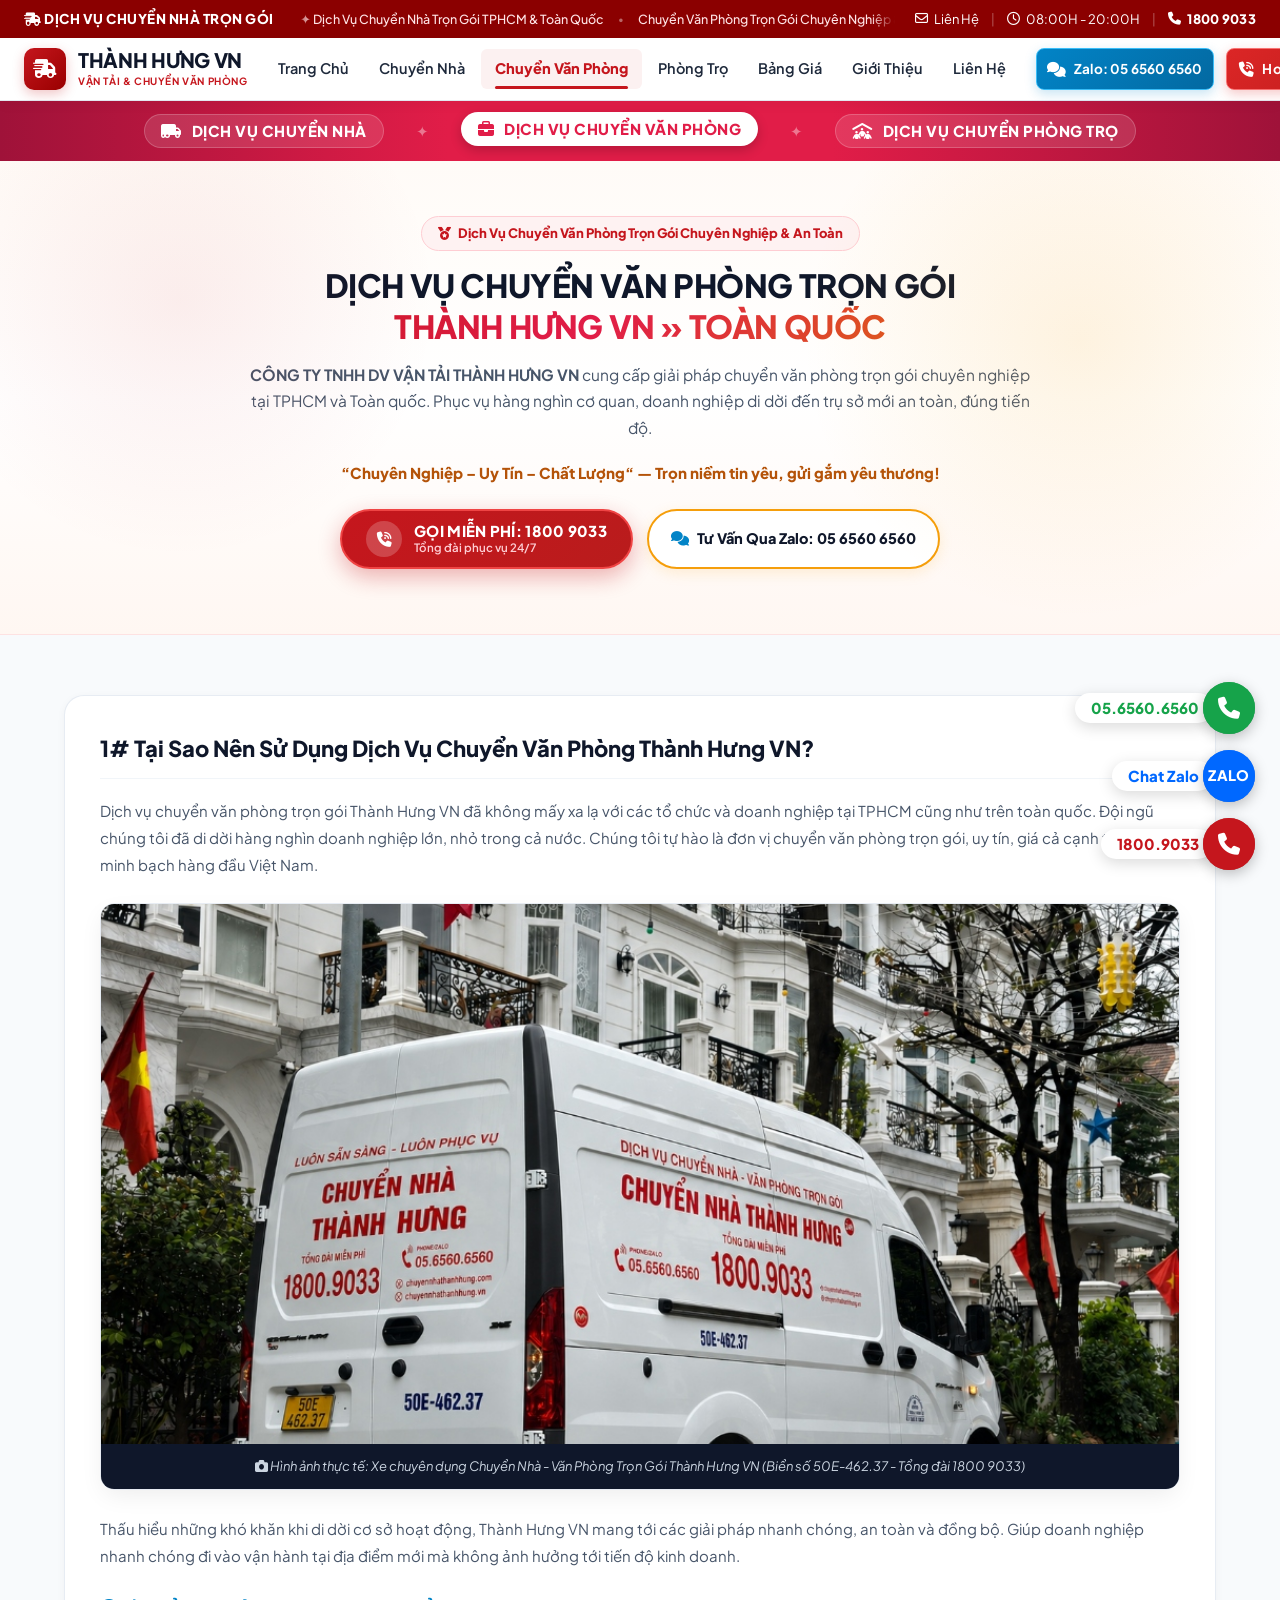
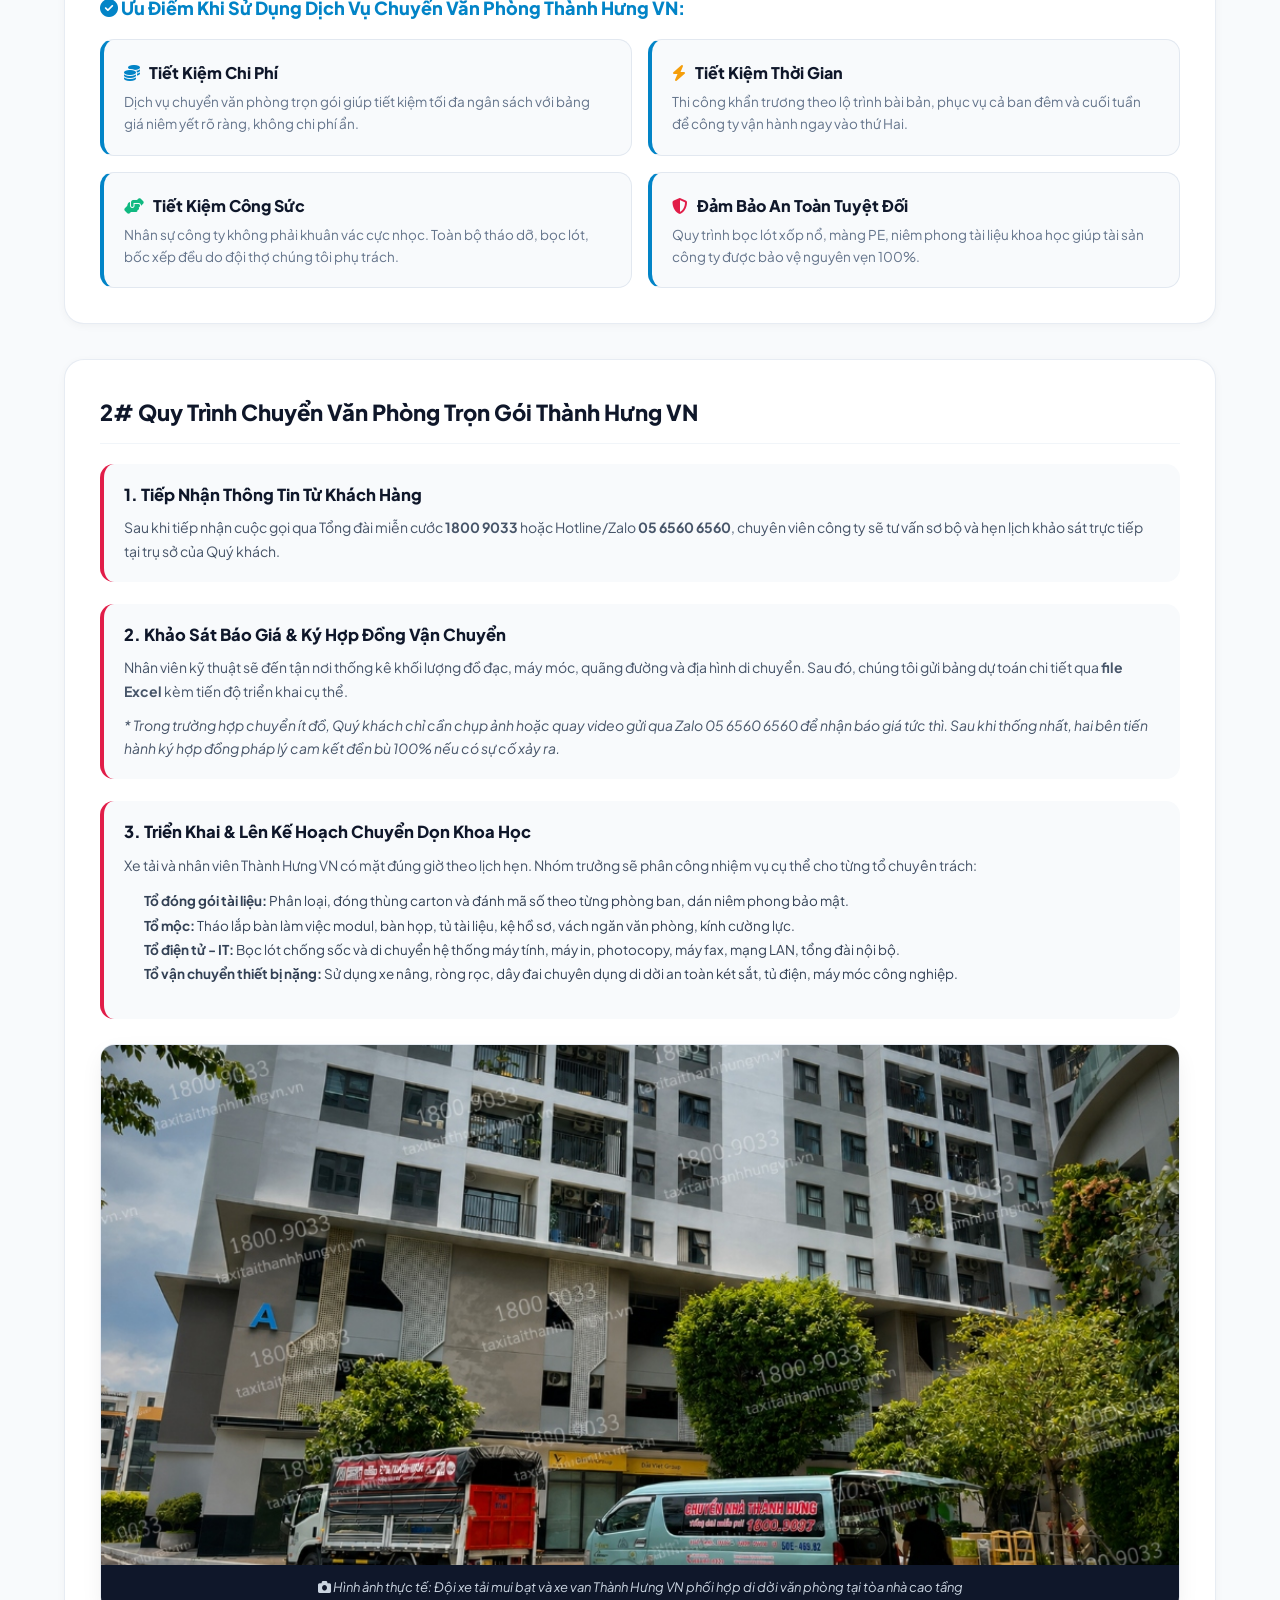
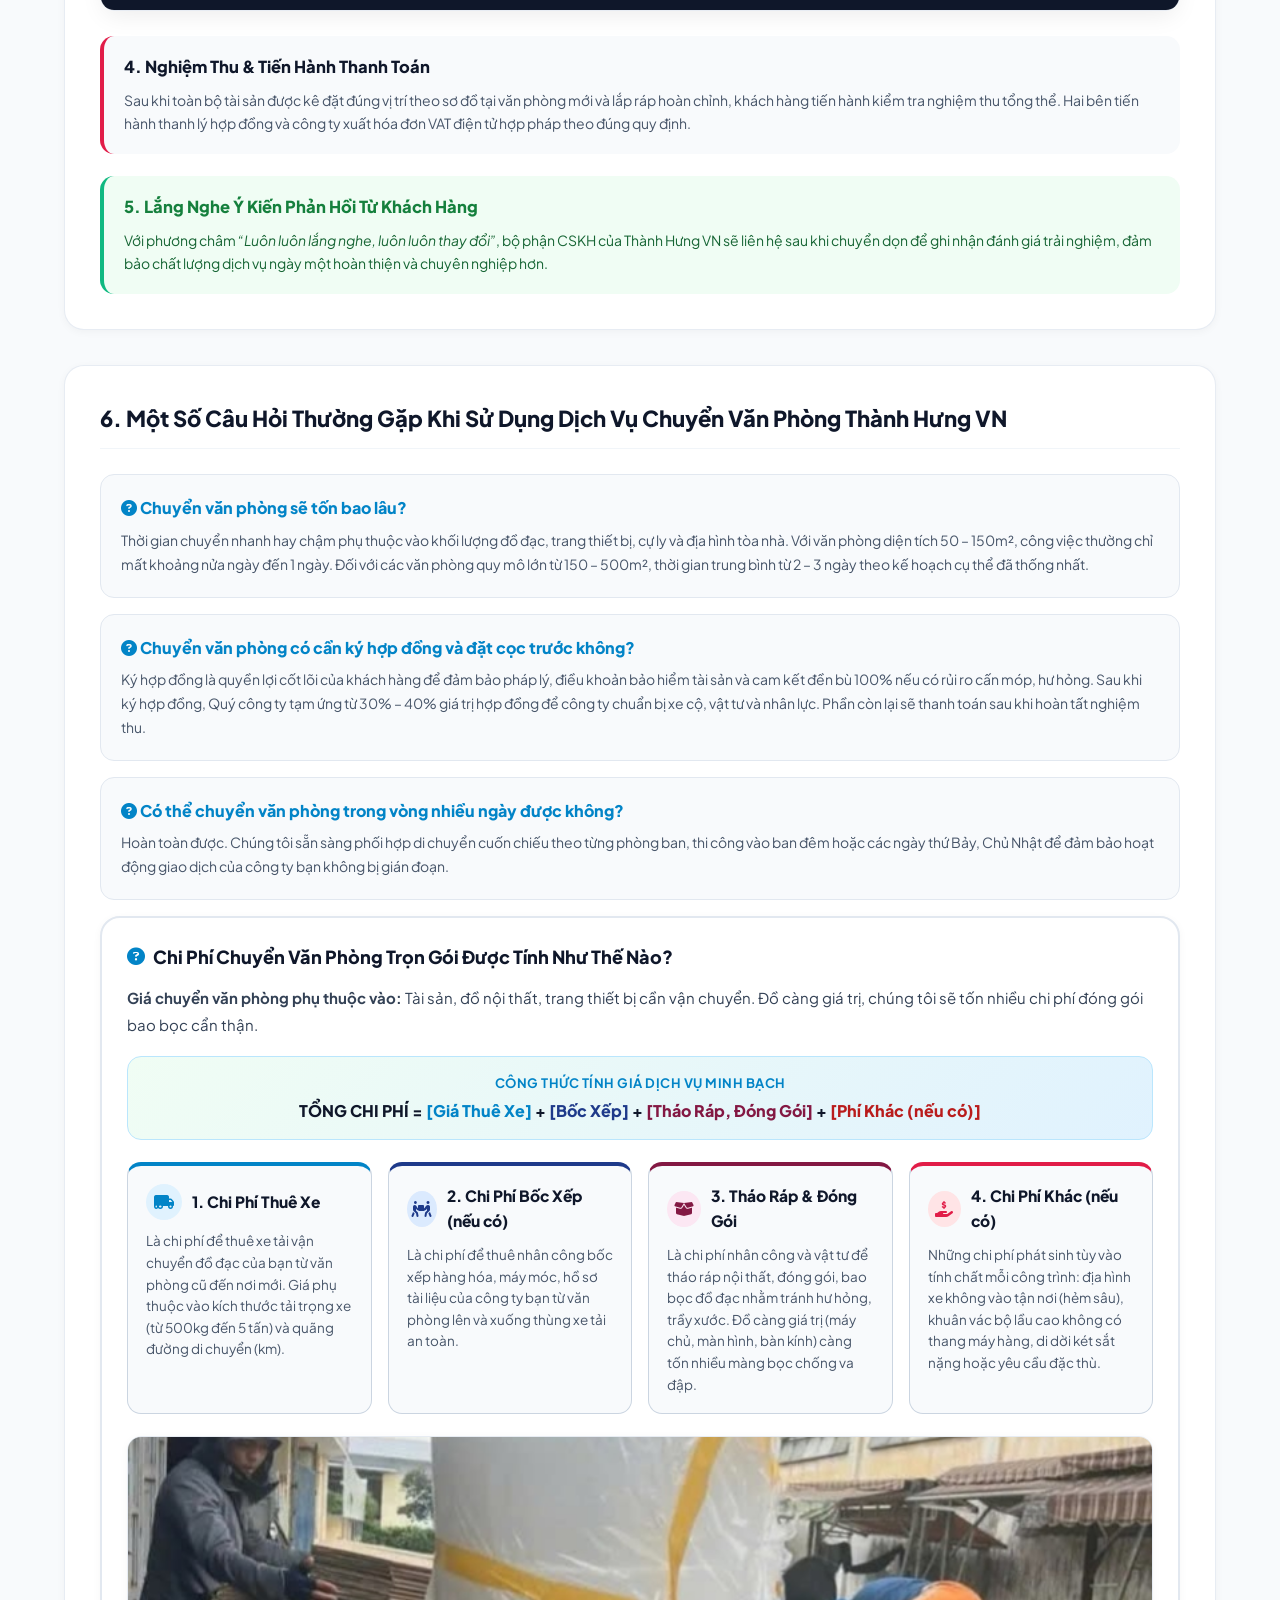
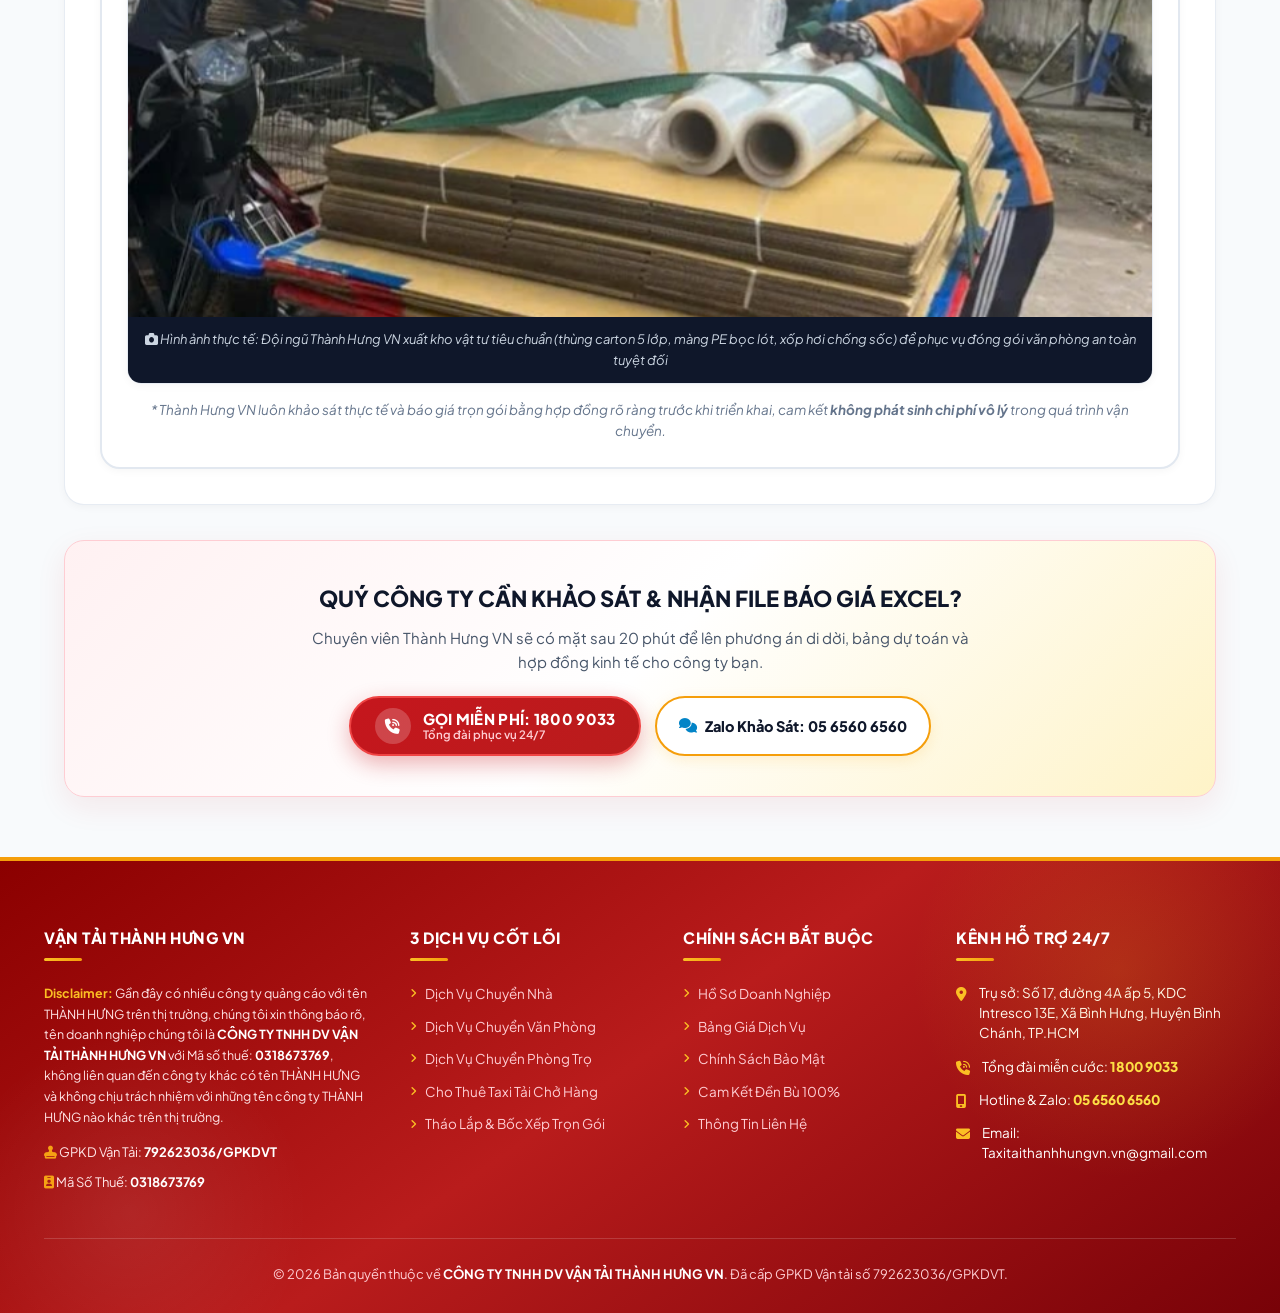
<file: dich-vu-chuyen-van-phong.html>
<!DOCTYPE html>
<html lang="vi">
<head>
  <meta charset="UTF-8">
  <meta name="viewport" content="width=device-width, initial-scale=1.0">
  <title>Dịch Vụ Chuyển Văn Phòng Trọn Gói TPHCM Chuyên Nghiệp, Nhanh Gọn</title>
  <meta name="description" content="Dịch vụ chuyển văn phòng trọn gói tại TPHCM uy tín, nhanh gọn. Bảo mật hồ sơ tài liệu, di dời máy chủ server, tháo lắp bàn ghế ngoài giờ hành chính.">
  <meta name="keywords" content="chuyển văn phòng trọn gói, chuyển văn phòng tphcm, dọn văn phòng trọn gói, dịch vụ chuyển văn phòng, dời văn phòng giá rẻ">
    <!-- FAVICON TAB TRÌNH DUYỆT (LOGO NHỎ TRÊN THANH TAB) -->
  <link rel="icon" type="image/svg+xml" href="assets/img/favicon.svg">
  <link rel="icon" type="image/png" sizes="64x64" href="assets/img/favicon.png">
  <link rel="apple-touch-icon" href="assets/img/favicon.png">
  <link rel="shortcut icon" href="favicon.ico">
  <link rel="canonical" href="https://taxitaithanhhungvn.vn/dich-vu-chuyen-van-phong.html">
  <link rel="preconnect" href="https://fonts.googleapis.com">
  <link rel="preconnect" href="https://fonts.gstatic.com" crossorigin>
  <link href="https://fonts.googleapis.com/css2?family=Plus+Jakarta+Sans:wght@400;500;600;700;800;900&display=swap" rel="stylesheet">
  <link rel="stylesheet" href="https://cdnjs.cloudflare.com/ajax/libs/font-awesome/6.4.0/css/all.min.css">
  <link rel="stylesheet" href="assets/css/style.css?v=20261021t">

  <!-- Schema.org FAQPage for Google Search Trust -->
  <script type="application/ld+json">
  {
    "@context": "https://schema.org",
    "@type": "FAQPage",
    "mainEntity": [
      {
        "@type": "Question",
        "name": "Chuyển văn phòng sẽ tốn bao lâu?",
        "acceptedAnswer": {
          "@type": "Answer",
          "text": "Chuyển nhanh hay chậm phụ thuộc vào số lượng đồ đạc, quãng đường và quy mô. Văn phòng diện tích 50 - 150m2 thường chỉ mất nửa ngày hoặc 1 ngày. Văn phòng lớn từ 150 - 500m2 hoàn thành trong 2 - 3 ngày theo kế hoạch cụ thể."
        }
      },
      {
        "@type": "Question",
        "name": "Chuyển văn phòng có cần ký hợp đồng và đặt cọc trước không?",
        "acceptedAnswer": {
          "@type": "Answer",
          "text": "Ký hợp đồng là quyền lợi bảo vệ khách hàng, cam kết đền bù 100% nếu có sự cố. Sau khi ký kết, khách hàng tạm ứng từ 30% - 40% giá trị hợp đồng và thanh toán phần còn lại sau khi nghiệm thu."
        }
      },
      {
        "@type": "Question",
        "name": "Có thể chuyển văn phòng trong vòng nhiều ngày được không?",
        "acceptedAnswer": {
          "@type": "Answer",
          "text": "Hoàn toàn được. Thành Hưng VN có thể di dời cuốn chiếu theo từng phòng ban ngoài giờ hành chính hoặc cuối tuần để không làm gián đoạn công việc của công ty bạn."
        }
      },
      {
        "@type": "Question",
        "name": "Chi phí chuyển văn phòng trọn gói được tính như thế nào?",
        "acceptedAnswer": {
          "@type": "Answer",
          "text": "Giá chuyển văn phòng phụ thuộc vào khối lượng đồ nội thất, trang thiết bị máy móc, hồ sơ tài liệu và quãng đường di chuyển. Báo giá chi tiết qua file Excel minh bạch một lần duy nhất."
        }
      }
    ]
  }
  </script>
</head>
<body>

  <!-- TOPBAR ĐỎ DOANH NGHIỆP & CHỮ CHẠY QUẢNG CÁO CHUẨN GOOGLE ADS & SEO -->
  <div class="topbar">
    <div class="container">
      <div class="topbar-wrapper">
        <div class="topbar-left">
          <span class="topbar-brand-tag">
            <i class="fa-solid fa-truck-fast"></i> DỊCH VỤ CHUYỂN NHÀ TRỌN GÓI
          </span>
          <div class="topbar-ticker-container" title="Thông tin dịch vụ">
            <div class="topbar-ticker-track">
              <span>✦ Dịch Vụ Chuyển Nhà Trọn Gói TPHCM &amp; Toàn Quốc</span>
              <span class="sep">•</span>
              <span>Chuyển Văn Phòng Trọn Gói Chuyên Nghiệp &amp; An Toàn</span>
              <span class="sep">•</span>
              <span>Báo Giá Nhanh</span>
              <span class="sep">•</span>
              <span>Cam Kết Bảo Hiểm &amp; Đền Bù 100% Giá Trị Tài Sản</span>
              <span class="sep">•</span>
              <span>Phục Vụ 24/7 Cả Ban Đêm &amp; Ngày Lễ Không Tăng Giá</span>
              <span class="sep">•</span>
              <span>Tổng Đài Miễn Cước: 1800 9033</span>
              <span class="sep">•</span>
              <!-- Lặp lại để chạy vô tận mượt mà -->
              <span>✦ Dịch Vụ Chuyển Nhà Trọn Gói TPHCM &amp; Toàn Quốc</span>
              <span class="sep">•</span>
              <span>Chuyển Văn Phòng Trọn Gói Chuyên Nghiệp &amp; An Toàn</span>
              <span class="sep">•</span>
              <span>Báo Giá Nhanh</span>
              <span class="sep">•</span>
              <span>Cam Kết Bảo Hiểm &amp; Đền Bù 100% Giá Trị Tài Sản</span>
              <span class="sep">•</span>
              <span>Phục Vụ 24/7 Cả Ban Đêm &amp; Ngày Lễ Không Tăng Giá</span>
              <span class="sep">•</span>
              <span>Tổng Đài Miễn Cước: 1800 9033</span>
              <span class="sep">•</span>
            </div>
          </div>
        </div>
        <div class="topbar-right-contacts">
          <a href="lien-he.html" class="topbar-link"><i class="fa-regular fa-envelope"></i> Liên Hệ</a>
          <span class="topbar-divider">|</span>
          <span class="topbar-clock"><i class="fa-regular fa-clock"></i> 08:00H - 20:00H</span>
          <span class="topbar-divider">|</span>
          <a href="tel:18009033" class="topbar-phone"><i class="fa-solid fa-phone"></i> 1800 9033</a>
        </div>
      </div>
    </div>
  </div>

  <!-- AESTHETIC HEADER -->
  <header class="main-header">
    <div class="container">
      <div class="header-container">
        <a href="index.html" class="brand-logo">
          <div class="logo-emblem"><i class="fa-solid fa-truck-fast"></i></div>
          <div class="logo-text-group">
            <span class="logo-main-text">THÀNH HƯNG VN</span>
            <span class="logo-sub-text">VẬN TẢI & CHUYỂN VĂN PHÒNG</span>
          </div>
        </a>

        <nav class="nav-pill-wrapper">
          <a href="index.html" class="nav-link">Trang Chủ</a>
          <a href="dich-vu-chuyen-nha.html" class="nav-link">Chuyển Nhà</a>
          <a href="dich-vu-chuyen-van-phong.html" class="nav-link active">Chuyển Văn Phòng</a>
          <a href="dich-vu-chuyen-phong-tro.html" class="nav-link">Phòng Trọ</a>
          <a href="bang-gia.html" class="nav-link">Bảng Giá</a>
          <a href="gioi-thieu.html" class="nav-link">Giới Thiệu</a>
          <a href="lien-he.html" class="nav-link">Liên Hệ</a>
        </nav>

        <div class="header-actions">
          <a href="https://zalo.me/0565606560" target="_blank" class="btn-zalo-pill" title="Chat Zalo Khảo Sát Báo Giá">
            <i class="fa-solid fa-comments"></i> <span>Zalo: 05 6560 6560</span>
          </a>
          <a href="tel:18009033" class="btn-hotline-pill" title="Tổng Đài Miễn Cước 24/7">
            <i class="fa-solid fa-phone-volume"></i> <span>Hotline: 1800 9033</span>
          </a>
        </div>

        <button class="mobile-nav-toggle" aria-label="Menu"><i class="fa-solid fa-bars-staggered"></i></button>
      </div>
    </div>
  </header>

  <!-- RED SERVICES RIBBON -->
  <div class="services-ribbon-bar">
    <div class="container">
      <div class="services-ribbon-content">
        <a href="dich-vu-chuyen-nha.html" class="ribbon-item"><i class="fa-solid fa-truck-moving"></i> DỊCH VỤ CHUYỂN NHÀ</a>
        <span class="ribbon-divider">✦</span>
        <a href="dich-vu-chuyen-van-phong.html" class="ribbon-item current"><i class="fa-solid fa-briefcase"></i> DỊCH VỤ CHUYỂN VĂN PHÒNG</a>
        <span class="ribbon-divider">✦</span>
        <a href="dich-vu-chuyen-phong-tro.html" class="ribbon-item"><i class="fa-solid fa-people-roof"></i> DỊCH VỤ CHUYỂN PHÒNG TRỌ</a>
      </div>
    </div>
  </div>

  <!-- HERO BANNER -->
  <section class="modern-hero" style="padding: 55px 0 65px;">
    <div class="container">
      <div style="max-width: 900px; margin: 0 auto; text-align: center;">
        <span class="page-hero-badge">
          <i class="fa-solid fa-medal"></i> Dịch Vụ Chuyển Văn Phòng Trọn Gói Chuyên Nghiệp &amp; An Toàn
        </span>
        <h1 class="page-hero-title">
          DỊCH VỤ CHUYỂN VĂN PHÒNG TRỌN GÓI <span class="hero-lucky-gradient">THÀNH HƯNG VN » TOÀN QUỐC</span>
        </h1>
        <p class="page-hero-subhead">
          <strong>CÔNG TY TNHH DV VẬN TẢI THÀNH HƯNG VN</strong> cung cấp giải pháp chuyển văn phòng trọn gói chuyên nghiệp tại TPHCM và Toàn quốc. Phục vụ hàng nghìn cơ quan, doanh nghiệp di dời đến trụ sở mới an toàn, đúng tiến độ.
        </p>
        <div style="font-size: 15px; color: #b45309; font-weight: 800; margin-bottom: 24px;">
          “Chuyên Nghiệp – Uy Tín – Chất Lượng“ — Trọn niềm tin yêu, gửi gắm yêu thương!
        </div>
        <div style="display: flex; justify-content: center; gap: 14px; flex-wrap: wrap;">
          <a href="tel:18009033" class="btn-hero-lucky-call">
            <span class="btn-pulse-icon"><i class="fa-solid fa-phone-volume"></i></span>
            <span class="btn-text-wrap">
              <strong>GỌI MIỄN PHÍ: 1800 9033</strong>
              <small>Tổng đài phục vụ 24/7</small>
            </span>
          </a>
          <a href="https://zalo.me/0565606560" target="_blank" class="btn-hero-lucky-quote">
            <i class="fa-solid fa-comments" style="color: #0284c7;"></i>
            <span>Tư Vấn Qua Zalo: 05 6560 6560</span>
          </a>
        </div>
      </div>
    </div>
  </section>

  <!-- MAIN CONTENT (CLEAN CENTERED LAYOUT - NO FORM SIDEBAR) -->
  <section class="section" style="padding: 60px 0;">
    <div class="container" style="max-width: 1200px; margin: 0 auto;">
      
      <!-- PHẦN 1: TẠI SAO NÊN CHỌN THÀNH HƯNG VN -->
      <div style="background: #ffffff; padding: 35px; border-radius: var(--radius-lg); border: 1px solid var(--border-light); box-shadow: var(--shadow-sm); margin-bottom: 35px;">
        <h2 style="font-size: 22px; font-weight: 900; color: #0f172a; margin-bottom: 18px; border-bottom: 1px solid #f1f5f9; padding-bottom: 12px;">
          1# Tại Sao Nên Sử Dụng Dịch Vụ Chuyển Văn Phòng Thành Hưng VN?
        </h2>
        <p style="color: #475569; font-size: 15px; line-height: 1.8; margin-bottom: 20px;">
          Dịch vụ chuyển văn phòng trọn gói Thành Hưng VN đã không mấy xa lạ với các tổ chức và doanh nghiệp tại TPHCM cũng như trên toàn quốc. Đội ngũ chúng tôi đã di dời hàng nghìn doanh nghiệp lớn, nhỏ trong cả nước. Chúng tôi tự hào là đơn vị chuyển văn phòng trọn gói, uy tín, giá cả cạnh tranh và minh bạch hàng đầu Việt Nam.
        </p>

        <!-- HÌNH ẢNH THẬT 1: XE VAN TRẮNG CHUYỂN NHÀ VĂN PHÒNG TRỌN GÓI 50E-462.37 -->
        <div style="margin: 25px 0; border-radius: var(--radius-md); overflow: hidden; box-shadow: var(--shadow-md); border: 1px solid var(--border-light);">
          <img src="assets/img/xe-chuyen-van-phong-trang.jpg" alt="Đội xe van chuyển nhà văn phòng trọn gói Thành Hưng VN 50E-462.37 phục vụ 24/7" style="width: 100%; max-height: 540px; object-fit: cover;">
          <div style="background: #0f172a; color: #cbd5e1; padding: 12px 16px; font-size: 13px; text-align: center;">
            <i class="fa-solid fa-camera"></i> <em>Hình ảnh thực tế: Xe chuyên dụng Chuyển Nhà - Văn Phòng Trọn Gói Thành Hưng VN (Biển số 50E-462.37 - Tổng đài 1800 9033)</em>
          </div>
        </div>

        <p style="color: #475569; font-size: 15px; line-height: 1.8; margin-bottom: 25px;">
          Thấu hiểu những khó khăn khi di dời cơ sở hoạt động, Thành Hưng VN mang tới các giải pháp nhanh chóng, an toàn và đồng bộ. Giúp doanh nghiệp nhanh chóng đi vào vận hành tại địa điểm mới mà không ảnh hưởng tới tiến độ kinh doanh.
        </p>

        <!-- 4 ƯU ĐIỂM NỔI BẬT -->
        <h3 style="font-size: 18px; font-weight: 800; color: #0284c7; margin-bottom: 16px;">
          <i class="fa-solid fa-circle-check"></i> Ưu Điểm Khi Sử Dụng Dịch Vụ Chuyển Văn Phòng Thành Hưng VN:
        </h3>
        <div style="display: grid; grid-template-columns: 1fr 1fr; gap: 16px;">
          <div style="background: #f8fafc; padding: 20px; border-radius: var(--radius-md); border: 1px solid #e2e8f0; border-left: 4px solid #0284c7;">
            <h4 style="font-size: 16px; font-weight: 800; color: #0f172a; margin-bottom: 6px;"><i class="fa-solid fa-coins" style="color: #0284c7; margin-right: 6px;"></i> Tiết Kiệm Chi Phí</h4>
            <p style="font-size: 13.5px; color: #64748b; line-height: 1.6;">Dịch vụ chuyển văn phòng trọn gói giúp tiết kiệm tối đa ngân sách với bảng giá niêm yết rõ ràng, không chi phí ẩn.</p>
          </div>
          <div style="background: #f8fafc; padding: 20px; border-radius: var(--radius-md); border: 1px solid #e2e8f0; border-left: 4px solid #0284c7;">
            <h4 style="font-size: 16px; font-weight: 800; color: #0f172a; margin-bottom: 6px;"><i class="fa-solid fa-bolt" style="color: #f59e0b; margin-right: 6px;"></i> Tiết Kiệm Thời Gian</h4>
            <p style="font-size: 13.5px; color: #64748b; line-height: 1.6;">Thi công khẩn trương theo lộ trình bài bản, phục vụ cả ban đêm và cuối tuần để công ty vận hành ngay vào thứ Hai.</p>
          </div>
          <div style="background: #f8fafc; padding: 20px; border-radius: var(--radius-md); border: 1px solid #e2e8f0; border-left: 4px solid #0284c7;">
            <h4 style="font-size: 16px; font-weight: 800; color: #0f172a; margin-bottom: 6px;"><i class="fa-solid fa-handshake-angle" style="color: #10b981; margin-right: 6px;"></i> Tiết Kiệm Công Sức</h4>
            <p style="font-size: 13.5px; color: #64748b; line-height: 1.6;">Nhân sự công ty không phải khuân vác cực nhọc. Toàn bộ tháo dỡ, bọc lót, bốc xếp đều do đội thợ chúng tôi phụ trách.</p>
          </div>
          <div style="background: #f8fafc; padding: 20px; border-radius: var(--radius-md); border: 1px solid #e2e8f0; border-left: 4px solid #0284c7;">
            <h4 style="font-size: 16px; font-weight: 800; color: #0f172a; margin-bottom: 6px;"><i class="fa-solid fa-shield-halved" style="color: #e11d48; margin-right: 6px;"></i> Đảm Bảo An Toàn Tuyệt Đối</h4>
            <p style="font-size: 13.5px; color: #64748b; line-height: 1.6;">Quy trình bọc lót xốp nổ, màng PE, niêm phong tài liệu khoa học giúp tài sản công ty được bảo vệ nguyên vẹn 100%.</p>
          </div>
        </div>
      </div>

      <!-- PHẦN 2: QUY TRÌNH 5 BƯỚC CHUYÊN NGHIỆP -->
      <div style="background: #ffffff; padding: 35px; border-radius: var(--radius-lg); border: 1px solid var(--border-light); box-shadow: var(--shadow-sm); margin-bottom: 35px;">
        <h2 style="font-size: 22px; font-weight: 900; color: #0f172a; margin-bottom: 20px; border-bottom: 1px solid #f1f5f9; padding-bottom: 12px;">
          2# Quy Trình Chuyển Văn Phòng Trọn Gói Thành Hưng VN
        </h2>

        <!-- BƯỚC 1 -->
        <div style="margin-bottom: 22px; padding: 18px 20px; background: #f8fafc; border-radius: var(--radius-md); border-left: 4px solid var(--primary);">
          <h4 style="font-size: 16.5px; font-weight: 800; color: #0f172a; margin-bottom: 8px;">
            1. Tiếp Nhận Thông Tin Từ Khách Hàng
          </h4>
          <p style="font-size: 14px; color: #475569; line-height: 1.7;">
            Sau khi tiếp nhận cuộc gọi qua Tổng đài miễn cước <strong>1800 9033</strong> hoặc Hotline/Zalo <strong>05 6560 6560</strong>, chuyên viên công ty sẽ tư vấn sơ bộ và hẹn lịch khảo sát trực tiếp tại trụ sở của Quý khách.
          </p>
        </div>

        <!-- BƯỚC 2 -->
        <div style="margin-bottom: 22px; padding: 18px 20px; background: #f8fafc; border-radius: var(--radius-md); border-left: 4px solid var(--primary);">
          <h4 style="font-size: 16.5px; font-weight: 800; color: #0f172a; margin-bottom: 8px;">
            2. Khảo Sát Báo Giá & Ký Hợp Đồng Vận Chuyển
          </h4>
          <p style="font-size: 14px; color: #475569; line-height: 1.7; margin-bottom: 10px;">
            Nhân viên kỹ thuật sẽ đến tận nơi thống kê khối lượng đồ đạc, máy móc, quãng đường và địa hình di chuyển. Sau đó, chúng tôi gửi bảng dự toán chi tiết qua <strong>file Excel</strong> kèm tiến độ triển khai cụ thể.
          </p>
          <p style="font-size: 14px; color: #475569; line-height: 1.7;">
            <em>* Trong trường hợp chuyển ít đồ, Quý khách chỉ cần chụp ảnh hoặc quay video gửi qua Zalo 05 6560 6560 để nhận báo giá tức thì. Sau khi thống nhất, hai bên tiến hành ký hợp đồng pháp lý cam kết đền bù 100% nếu có sự cố xảy ra.</em>
          </p>
        </div>

        <!-- BƯỚC 3 -->
        <div style="margin-bottom: 22px; padding: 18px 20px; background: #f8fafc; border-radius: var(--radius-md); border-left: 4px solid var(--primary);">
          <h4 style="font-size: 16.5px; font-weight: 800; color: #0f172a; margin-bottom: 8px;">
            3. Triển Khai & Lên Kế Hoạch Chuyển Dọn Khoa Học
          </h4>
          <p style="font-size: 14px; color: #475569; line-height: 1.7; margin-bottom: 12px;">
            Xe tải và nhân viên Thành Hưng VN có mặt đúng giờ theo lịch hẹn. Nhóm trưởng sẽ phân công nhiệm vụ cụ thể cho từng tổ chuyên trách:
          </p>
          <ul style="font-size: 13.5px; color: #334155; line-height: 1.8; padding-left: 20px; margin-bottom: 15px;">
            <li><strong>Tổ đóng gói tài liệu:</strong> Phân loại, đóng thùng carton và đánh mã số theo từng phòng ban, dán niêm phong bảo mật.</li>
            <li><strong>Tổ mộc:</strong> Tháo lắp bàn làm việc modul, bàn họp, tủ tài liệu, kệ hồ sơ, vách ngăn văn phòng, kính cường lực.</li>
            <li><strong>Tổ điện tử - IT:</strong> Bọc lót chống sốc và di chuyển hệ thống máy tính, máy in, photocopy, máy fax, mạng LAN, tổng đài nội bộ.</li>
            <li><strong>Tổ vận chuyển thiết bị nặng:</strong> Sử dụng xe nâng, ròng rọc, dây đai chuyên dụng di dời an toàn két sắt, tủ điện, máy móc công nghiệp.</li>
          </ul>
        </div>

        <!-- HÌNH ẢNH THẬT 2: XE TẢI & XE VAN VẬN CHUYỂN TẠI TÒA NHÀ CAO TẦNG -->
        <div style="margin: 25px 0; border-radius: var(--radius-md); overflow: hidden; box-shadow: var(--shadow-md); border: 1px solid var(--border-light);">
          <img src="assets/img/chuyen-van-phong-toa-nha.jpg" alt="Đội xe tải và xe van Thành Hưng VN phục vụ chuyển văn phòng tòa nhà cao tầng" style="width: 100%; max-height: 520px; object-fit: cover;">
          <div style="background: #0f172a; color: #cbd5e1; padding: 12px 16px; font-size: 13px; text-align: center;">
            <i class="fa-solid fa-camera"></i> <em>Hình ảnh thực tế: Đội xe tải mui bạt và xe van Thành Hưng VN phối hợp di dời văn phòng tại tòa nhà cao tầng</em>
          </div>
        </div>

        <!-- BƯỚC 4 -->
        <div style="margin-bottom: 22px; padding: 18px 20px; background: #f8fafc; border-radius: var(--radius-md); border-left: 4px solid var(--primary);">
          <h4 style="font-size: 16.5px; font-weight: 800; color: #0f172a; margin-bottom: 8px;">
            4. Nghiệm Thu & Tiến Hành Thanh Toán
          </h4>
          <p style="font-size: 14px; color: #475569; line-height: 1.7;">
            Sau khi toàn bộ tài sản được kê đặt đúng vị trí theo sơ đồ tại văn phòng mới và lắp ráp hoàn chỉnh, khách hàng tiến hành kiểm tra nghiệm thu tổng thể. Hai bên tiến hành thanh lý hợp đồng và công ty xuất hóa đơn VAT điện tử hợp pháp theo đúng quy định.
          </p>
        </div>

        <!-- BƯỚC 5 -->
        <div style="padding: 18px 20px; background: #f0fdf4; border-radius: var(--radius-md); border-left: 4px solid #10b981;">
          <h4 style="font-size: 16.5px; font-weight: 800; color: #15803d; margin-bottom: 8px;">
            5. Lắng Nghe Ý Kiến Phản Hồi Từ Khách Hàng
          </h4>
          <p style="font-size: 14px; color: #166534; line-height: 1.7;">
            Với phương châm <em>“Luôn luôn lắng nghe, luôn luôn thay đổi”</em>, bộ phận CSKH của Thành Hưng VN sẽ liên hệ sau khi chuyển dọn để ghi nhận đánh giá trải nghiệm, đảm bảo chất lượng dịch vụ ngày một hoàn thiện và chuyên nghiệp hơn.
          </p>
        </div>
      </div>

      <!-- PHẦN 3: CÁC CÂU HỎI THƯỜNG GẶP (FAQ ACCORDION) -->
      <div style="background: #ffffff; padding: 35px; border-radius: var(--radius-lg); border: 1px solid var(--border-light); box-shadow: var(--shadow-sm); margin-bottom: 35px;">
        <h2 style="font-size: 22px; font-weight: 900; color: #0f172a; margin-bottom: 25px; border-bottom: 1px solid #f1f5f9; padding-bottom: 12px;">
          6. Một Số Câu Hỏi Thường Gặp Khi Sử Dụng Dịch Vụ Chuyển Văn Phòng Thành Hưng VN
        </h2>

        <div style="display: flex; flex-direction: column; gap: 16px;">
          <!-- CÂU 1 -->
          <div style="background: #f8fafc; border: 1px solid #e2e8f0; border-radius: var(--radius-md); padding: 20px;">
            <h4 style="font-size: 16px; font-weight: 800; color: #0284c7; margin-bottom: 8px;">
              <i class="fa-solid fa-circle-question"></i> Chuyển văn phòng sẽ tốn bao lâu?
            </h4>
            <p style="font-size: 14px; color: #475569; line-height: 1.7;">
              Thời gian chuyển nhanh hay chậm phụ thuộc vào khối lượng đồ đạc, trang thiết bị, cự ly và địa hình tòa nhà. Với văn phòng diện tích 50 – 150m², công việc thường chỉ mất khoảng nửa ngày đến 1 ngày. Đối với các văn phòng quy mô lớn từ 150 – 500m², thời gian trung bình từ 2 – 3 ngày theo kế hoạch cụ thể đã thống nhất.
            </p>
          </div>

          <!-- CÂU 2 -->
          <div style="background: #f8fafc; border: 1px solid #e2e8f0; border-radius: var(--radius-md); padding: 20px;">
            <h4 style="font-size: 16px; font-weight: 800; color: #0284c7; margin-bottom: 8px;">
              <i class="fa-solid fa-circle-question"></i> Chuyển văn phòng có cần ký hợp đồng và đặt cọc trước không?
            </h4>
            <p style="font-size: 14px; color: #475569; line-height: 1.7;">
              Ký hợp đồng là quyền lợi cốt lõi của khách hàng để đảm bảo pháp lý, điều khoản bảo hiểm tài sản và cam kết đền bù 100% nếu có rủi ro cấn móp, hư hỏng. Sau khi ký hợp đồng, Quý công ty tạm ứng từ 30% – 40% giá trị hợp đồng để công ty chuẩn bị xe cộ, vật tư và nhân lực. Phần còn lại sẽ thanh toán sau khi hoàn tất nghiệm thu.
            </p>
          </div>

          <!-- CÂU 3 -->
          <div style="background: #f8fafc; border: 1px solid #e2e8f0; border-radius: var(--radius-md); padding: 20px;">
            <h4 style="font-size: 16px; font-weight: 800; color: #0284c7; margin-bottom: 8px;">
              <i class="fa-solid fa-circle-question"></i> Có thể chuyển văn phòng trong vòng nhiều ngày được không?
            </h4>
            <p style="font-size: 14px; color: #475569; line-height: 1.7;">
              Hoàn toàn được. Chúng tôi sẵn sàng phối hợp di chuyển cuốn chiếu theo từng phòng ban, thi công vào ban đêm hoặc các ngày thứ Bảy, Chủ Nhật để đảm bảo hoạt động giao dịch của công ty bạn không bị gián đoạn.
            </p>
          </div>

          <!-- CÂU 4: CÁCH TÍNH CHI PHÍ CHUYỂN VĂN PHÒNG TRỌN GÓI -->
          <div style="background: #ffffff; border: 2px solid #e2e8f0; border-radius: var(--radius-lg); padding: 25px; box-shadow: var(--shadow-sm);">
            <h4 style="font-size: 18px; font-weight: 800; color: #0f172a; margin-bottom: 12px; display: flex; align-items: center; gap: 8px;">
              <i class="fa-solid fa-circle-question" style="color: #0284c7;"></i> Chi Phí Chuyển Văn Phòng Trọn Gói Được Tính Như Thế Nào?
            </h4>
            
            <p style="font-size: 15px; color: #334155; line-height: 1.8; margin-bottom: 18px;">
              <strong>Giá chuyển văn phòng phụ thuộc vào:</strong> Tài sản, đồ nội thất, trang thiết bị cần vận chuyển. Đồ càng giá trị, chúng tôi sẽ tốn nhiều chi phí đóng gói bao bọc cẩn thận.
            </p>

            <!-- CÔNG THỨC TÍNH TỔNG QUAN -->
            <div style="background: linear-gradient(135deg, #f0fdf4 0%, #e0f2fe 100%); border: 1px solid #bae6fd; border-radius: var(--radius-md); padding: 16px 20px; margin-bottom: 22px; text-align: center;">
              <span style="font-size: 13px; font-weight: 700; color: #0284c7; text-transform: uppercase; letter-spacing: 0.5px; display: block; margin-bottom: 6px;">CÔNG THỨC TÍNH GIÁ DỊCH VỤ MINH BẠCH</span>
              <div style="font-size: 16px; font-weight: 900; color: #0f172a; line-height: 1.5;">
                TỔNG CHI PHÍ = <span style="color: #0284c7;">[Giá Thuê Xe]</span> + <span style="color: #1e3a8a;">[Bốc Xếp]</span> + <span style="color: #831843;">[Tháo Ráp, Đóng Gói]</span> + <span style="color: #b91c1c;">[Phí Khác (nếu có)]</span>
              </div>
            </div>

            <!-- BỐN TRỤ CỘT CHI PHÍ CHI TIẾT -->
            <div style="display: grid; grid-template-columns: repeat(auto-fit, minmax(240px, 1fr)); gap: 16px; margin-bottom: 22px;">
              
              <!-- 1. Chi phí thuê xe -->
              <div style="background: #f8fafc; border: 1px solid #cbd5e1; border-top: 4px solid #0284c7; border-radius: var(--radius-md); padding: 18px;">
                <div style="display: flex; align-items: center; gap: 10px; margin-bottom: 10px;">
                  <span style="width: 36px; height: 36px; border-radius: 50%; background: #e0f2fe; color: #0284c7; display: flex; align-items: center; justify-content: center; font-size: 16px; font-weight: 800;">
                    <i class="fa-solid fa-truck-moving"></i>
                  </span>
                  <h5 style="font-size: 15.5px; font-weight: 800; color: #0f172a; margin: 0;">1. Chi Phí Thuê Xe</h5>
                </div>
                <p style="font-size: 13.5px; color: #475569; line-height: 1.6; margin: 0;">
                  Là chi phí để thuê xe tải vận chuyển đồ đạc của bạn từ văn phòng cũ đến nơi mới. Giá phụ thuộc vào kích thước tải trọng xe (từ 500kg đến 5 tấn) và quãng đường di chuyển (km).
                </p>
              </div>

              <!-- 2. Chi phí bốc xếp -->
              <div style="background: #f8fafc; border: 1px solid #cbd5e1; border-top: 4px solid #1e3a8a; border-radius: var(--radius-md); padding: 18px;">
                <div style="display: flex; align-items: center; gap: 10px; margin-bottom: 10px;">
                  <span style="width: 36px; height: 36px; border-radius: 50%; background: #dbeafe; color: #1e3a8a; display: flex; align-items: center; justify-content: center; font-size: 16px; font-weight: 800;">
                    <i class="fa-solid fa-people-carry-box"></i>
                  </span>
                  <h5 style="font-size: 15.5px; font-weight: 800; color: #0f172a; margin: 0;">2. Chi Phí Bốc Xếp (nếu có)</h5>
                </div>
                <p style="font-size: 13.5px; color: #475569; line-height: 1.6; margin: 0;">
                  Là chi phí để thuê nhân công bốc xếp hàng hóa, máy móc, hồ sơ tài liệu của công ty bạn từ văn phòng lên và xuống thùng xe tải an toàn.
                </p>
              </div>

              <!-- 3. Chi phí tháo ráp, đóng gói -->
              <div style="background: #f8fafc; border: 1px solid #cbd5e1; border-top: 4px solid #831843; border-radius: var(--radius-md); padding: 18px;">
                <div style="display: flex; align-items: center; gap: 10px; margin-bottom: 10px;">
                  <span style="width: 36px; height: 36px; border-radius: 50%; background: #fce7f3; color: #831843; display: flex; align-items: center; justify-content: center; font-size: 16px; font-weight: 800;">
                    <i class="fa-solid fa-box-open"></i>
                  </span>
                  <h5 style="font-size: 15.5px; font-weight: 800; color: #0f172a; margin: 0;">3. Tháo Ráp & Đóng Gói</h5>
                </div>
                <p style="font-size: 13.5px; color: #475569; line-height: 1.6; margin: 0;">
                  Là chi phí nhân công và vật tư để tháo ráp nội thất, đóng gói, bao bọc đồ đạc nhằm tránh hư hỏng, trầy xước. Đồ càng giá trị (máy chủ, màn hình, bàn kính) càng tốn nhiều màng bọc chống va đập.
                </p>
              </div>

              <!-- 4. Chi phí khác -->
              <div style="background: #f8fafc; border: 1px solid #cbd5e1; border-top: 4px solid #e11d48; border-radius: var(--radius-md); padding: 18px;">
                <div style="display: flex; align-items: center; gap: 10px; margin-bottom: 10px;">
                  <span style="width: 36px; height: 36px; border-radius: 50%; background: #ffe4e6; color: #e11d48; display: flex; align-items: center; justify-content: center; font-size: 16px; font-weight: 800;">
                    <i class="fa-solid fa-hand-holding-dollar"></i>
                  </span>
                  <h5 style="font-size: 15.5px; font-weight: 800; color: #0f172a; margin: 0;">4. Chi Phí Khác (nếu có)</h5>
                </div>
                <p style="font-size: 13.5px; color: #475569; line-height: 1.6; margin: 0;">
                  Những chi phí phát sinh tùy vào tính chất mỗi công trình: địa hình xe không vào tận nơi (hẻm sâu), khuân vác bộ lầu cao không có thang máy hàng, di dời két sắt nặng hoặc yêu cầu đặc thù.
                </p>
              </div>

            </div>

            <!-- HÌNH ẢNH THẬT 3: VẬT TƯ ĐÓNG GÓI BAO BỌC CHUYÊN NGHIỆP -->
            <div style="margin-top: 20px; border-radius: var(--radius-md); overflow: hidden; box-shadow: var(--shadow-sm); border: 1px solid var(--border-light);">
              <img src="assets/img/vat-tu-dong-goi.jpg" alt="Vật tư đóng gói bao bọc văn phòng trọn gói Thành Hưng VN gồm thùng carton, màng PE, cuộn xốp nổ" style="width: 100%; max-height: 480px; object-fit: cover;">
              <div style="background: #0f172a; color: #cbd5e1; padding: 12px 16px; font-size: 13px; text-align: center;">
                <i class="fa-solid fa-camera"></i> <em>Hình ảnh thực tế: Đội ngũ Thành Hưng VN xuất kho vật tư tiêu chuẩn (thùng carton 5 lớp, màng PE bọc lót, xốp hơi chống sốc) để phục vụ đóng gói văn phòng an toàn tuyệt đối</em>
              </div>
            </div>

            <p style="margin-top: 15px; font-size: 13.5px; color: #64748b; font-style: italic; line-height: 1.6; text-align: center;">
              * Thành Hưng VN luôn khảo sát thực tế và báo giá trọn gói bằng hợp đồng rõ ràng trước khi triển khai, cam kết <strong>không phát sinh chi phí vô lý</strong> trong quá trình vận chuyển.
            </p>
          </div>
        </div>
      </div>

      <!-- BANNER LIÊN HỆ DÀNH CHO DOANH NGHIỆP -->
      <div style="background: linear-gradient(135deg, #fff1f2 0%, #ffffff 50%, #fef3c7 100%); color: #0f172a; padding: 40px; border-radius: var(--radius-lg); text-align: center; border: 1.5px solid #fecdd3; box-shadow: 0 10px 30px rgba(197, 22, 29, 0.08);">
        <h3 style="font-size: 22px; font-weight: 900; color: #0f172a; margin-bottom: 10px;">QUÝ CÔNG TY CẦN KHẢO SÁT &amp; NHẬN FILE BÁO GIÁ EXCEL?</h3>
        <p style="font-size: 15px; color: #475569; max-width: 680px; margin: 0 auto 22px; line-height: 1.6;">
          Chuyên viên Thành Hưng VN sẽ có mặt sau 20 phút để lên phương án di dời, bảng dự toán và hợp đồng kinh tế cho công ty bạn.
        </p>
        <div style="display: flex; justify-content: center; gap: 14px; flex-wrap: wrap;">
          <a href="tel:18009033" class="btn-hero-lucky-call">
            <span class="btn-pulse-icon"><i class="fa-solid fa-phone-volume"></i></span>
            <span class="btn-text-wrap">
              <strong>GỌI MIỄN PHÍ: 1800 9033</strong>
              <small>Tổng đài phục vụ 24/7</small>
            </span>
          </a>
          <a href="https://zalo.me/0565606560" target="_blank" class="btn-hero-lucky-quote">
            <i class="fa-solid fa-comments" style="color: #0284c7;"></i>
            <span>Zalo Khảo Sát: 05 6560 6560</span>
          </a>
        </div>
    </div>
  </section>

  <!-- MODERN FOOTER -->
  <div id="site-footer">
  <!-- 12. MODERN LUXURY FOOTER (MAY MẮN & THỊNH VƯỢNG) -->
  <footer class="modern-footer">
    <div class="container">
      <div class="footer-four-columns">
        <!-- CỘT 1: THÔNG TIN PHÁP NHÂN DOANH NGHIỆP -->
        <div>
          <h4 class="footer-col-header">VẬN TẢI THÀNH HƯNG VN</h4>
          <p style="font-size: 12.5px; line-height: 1.65; margin-bottom: 14px; color: #ffe4e6;">
            <strong style="color: #fbbf24;">Disclaimer:</strong> Gần đây có nhiều công ty quảng cáo với tên THÀNH HƯNG trên thị trường, chúng tôi xin thông báo rõ, tên doanh nghiệp chúng tôi là <strong>CÔNG TY TNHH DV VẬN TẢI THÀNH HƯNG VN</strong> với Mã số thuế: <strong>0318673769</strong>, không liên quan đến công ty khác có tên THÀNH HƯNG và không chịu trách nhiệm với những tên công ty THÀNH HƯNG nào khác trên thị trường.
          </p>
          <p style="font-size: 13px; color: #ffe4e6; margin-bottom: 8px;">
            <i class="fa-solid fa-stamp" style="color: #f59e0b;"></i> GPKD Vận Tải: <strong>792623036/GPKDVT</strong>
          </p>
          <p style="font-size: 13px; color: #ffe4e6;">
            <i class="fa-solid fa-id-badge" style="color: #f59e0b;"></i> Mã Số Thuế: <strong>0318673769</strong>
          </p>
        </div>

        <!-- CỘT 2: 3 DỊCH VỤ CỐT LÕI -->
        <div>
          <h4 class="footer-col-header">3 DỊCH VỤ CỐT LÕI</h4>
          <ul class="footer-link-list">
            <li><a href="dich-vu-chuyen-nha.html"><i class="fa-solid fa-angle-right"></i> Dịch Vụ Chuyển Nhà</a></li>
            <li><a href="dich-vu-chuyen-van-phong.html"><i class="fa-solid fa-angle-right"></i> Dịch Vụ Chuyển Văn Phòng</a></li>
            <li><a href="dich-vu-chuyen-phong-tro.html"><i class="fa-solid fa-angle-right"></i> Dịch Vụ Chuyển Phòng Trọ</a></li>
            <li><a href="bang-gia.html"><i class="fa-solid fa-angle-right"></i> Cho Thuê Taxi Tải Chở Hàng</a></li>
            <li><a href="bang-gia.html"><i class="fa-solid fa-angle-right"></i> Tháo Lắp & Bốc Xếp Trọn Gói</a></li>
          </ul>
        </div>

        <!-- CỘT 3: CHÍNH SÁCH BẮT BUỘC -->
        <div>
          <h4 class="footer-col-header">CHÍNH SÁCH BẮT BUỘC</h4>
          <ul class="footer-link-list">
            <li><a href="gioi-thieu.html"><i class="fa-solid fa-angle-right"></i> Hồ Sơ Doanh Nghiệp</a></li>
            <li><a href="bang-gia.html"><i class="fa-solid fa-angle-right"></i> Bảng Giá Dịch Vụ</a></li>
            <li><a href="chinh-sach-bao-mat.html"><i class="fa-solid fa-angle-right"></i> Chính Sách Bảo Mật</a></li>
            <li><a href="dieu-khoan-boi-thuong.html"><i class="fa-solid fa-angle-right"></i> Cam Kết Đền Bù 100%</a></li>
            <li><a href="lien-he.html"><i class="fa-solid fa-angle-right"></i> Thông Tin Liên Hệ</a></li>
          </ul>
        </div>

        <!-- CỘT 4: KÊNH HỖ TRỢ 24/7 -->
        <div>
          <h4 class="footer-col-header">KÊNH HỖ TRỢ 24/7</h4>
          <ul class="footer-contact-items">
            <li><i class="fa-solid fa-location-dot" style="color: var(--primary); margin-top: 4px;"></i>
              <div>Trụ sở: Số 17, đường 4A ấp 5, KDC Intresco 13E, Xã Bình Hưng, Huyện Bình Chánh, TP.HCM</div>
            </li>
            <li><i class="fa-solid fa-phone-volume" style="color: var(--primary); margin-top: 4px;"></i>
              <div>Tổng đài miễn cước: <a href="tel:18009033" style="color: #fbbf24; font-weight: 800;">1800 9033</a></div>
            </li>
            <li><i class="fa-solid fa-mobile-screen" style="color: var(--primary); margin-top: 4px;"></i>
              <div>Hotline & Zalo: <a href="tel:0565606560" style="color: #fbbf24; font-weight: 800;">05 6560 6560</a></div>
            </li>
            <li><i class="fa-solid fa-envelope" style="color: var(--primary); margin-top: 4px;"></i>
              <div>Email: Taxitaithanhhungvn.vn@gmail.com</div>
            </li>
          </ul>
        </div>
      </div>

      <!-- THANH BẢN QUYỀN (CĂN GIỮA TRANG TRỌNG, ĐÃ LƯỢC BỎ CHỮ THỪA) -->
      <div class="footer-copyright-bar" style="justify-content: center; text-align: center;">
        <div>
          &copy; 2026 Bản quyền thuộc về <strong>CÔNG TY TNHH DV VẬN TẢI THÀNH HƯNG VN</strong>. Đã cấp GPKD Vận tải số 792623036/GPKDVT.
        </div>
      </div>
    </div>
  </footer>
</div>

  <!-- 13. VIETNAMESE 3-BUTTON FLOATING CONTACT WIDGET -->
  <div class="vietnam-floating-dock">
    <!-- Nút 1: Hotline 05.6560.6560 (Xanh lá) -->
    <div class="dock-item dock-item-green">
      <a href="tel:0565606560" class="dock-label-pill" title="Gọi Hotline 05 6560 6560">
        <span>05.6560.6560</span>
      </a>
      <a href="tel:0565606560" class="dock-circle-btn btn-green" title="Gọi Hotline 05 6560 6560">
        <div class="sonar-wave wave-green"></div>
        <div class="sonar-fill fill-green"></div>
        <div class="circle-icon">
          <i class="fa-solid fa-phone"></i>
        </div>
      </a>
    </div>

    <!-- Nút 2: Zalo Báo Giá (Xanh dương - chữ ZALO đậm) -->
    <div class="dock-item dock-item-blue">
      <a href="https://zalo.me/0565606560" target="_blank" class="dock-label-pill" title="Chat Zalo 05 6560 6560">
        <span>Chat Zalo</span>
      </a>
      <a href="https://zalo.me/0565606560" target="_blank" class="dock-circle-btn btn-blue" title="Chat Zalo 05 6560 6560">
        <div class="sonar-wave wave-blue"></div>
        <div class="sonar-fill fill-blue"></div>
        <div class="circle-icon circle-zalo-text">
          <span>ZALO</span>
        </div>
      </a>
    </div>

    <!-- Nút 3: Tổng đài miễn cước 1800.9033 (Đỏ) -->
    <div class="dock-item dock-item-red">
      <a href="tel:18009033" class="dock-label-pill" title="Tổng Đài Miễn Cước 1800 9033">
        <span>1800.9033</span>
      </a>
      <a href="tel:18009033" class="dock-circle-btn btn-red" title="Gọi 1800 9033 (Miễn Cước)">
        <div class="sonar-wave wave-red"></div>
        <div class="sonar-fill fill-red"></div>
        <div class="circle-icon">
          <i class="fa-solid fa-phone"></i>
        </div>
      </a>
    </div>
  </div>

<div class="mobile-sticky-action-bar">
    <div class="mobile-action-grid">
      <a href="tel:18009033" class="btn-mobile-call"><i class="fa-solid fa-phone-volume"></i> Gọi 1800 9033</a>
      <a href="https://zalo.me/0565606560" target="_blank" class="btn-mobile-zalo"><i class="fa-solid fa-comment-dots"></i> Chat Zalo Ngay</a>
    </div>
  </div>

  <script src="assets/js/main.js"></script>
</body>
</html>
</file>
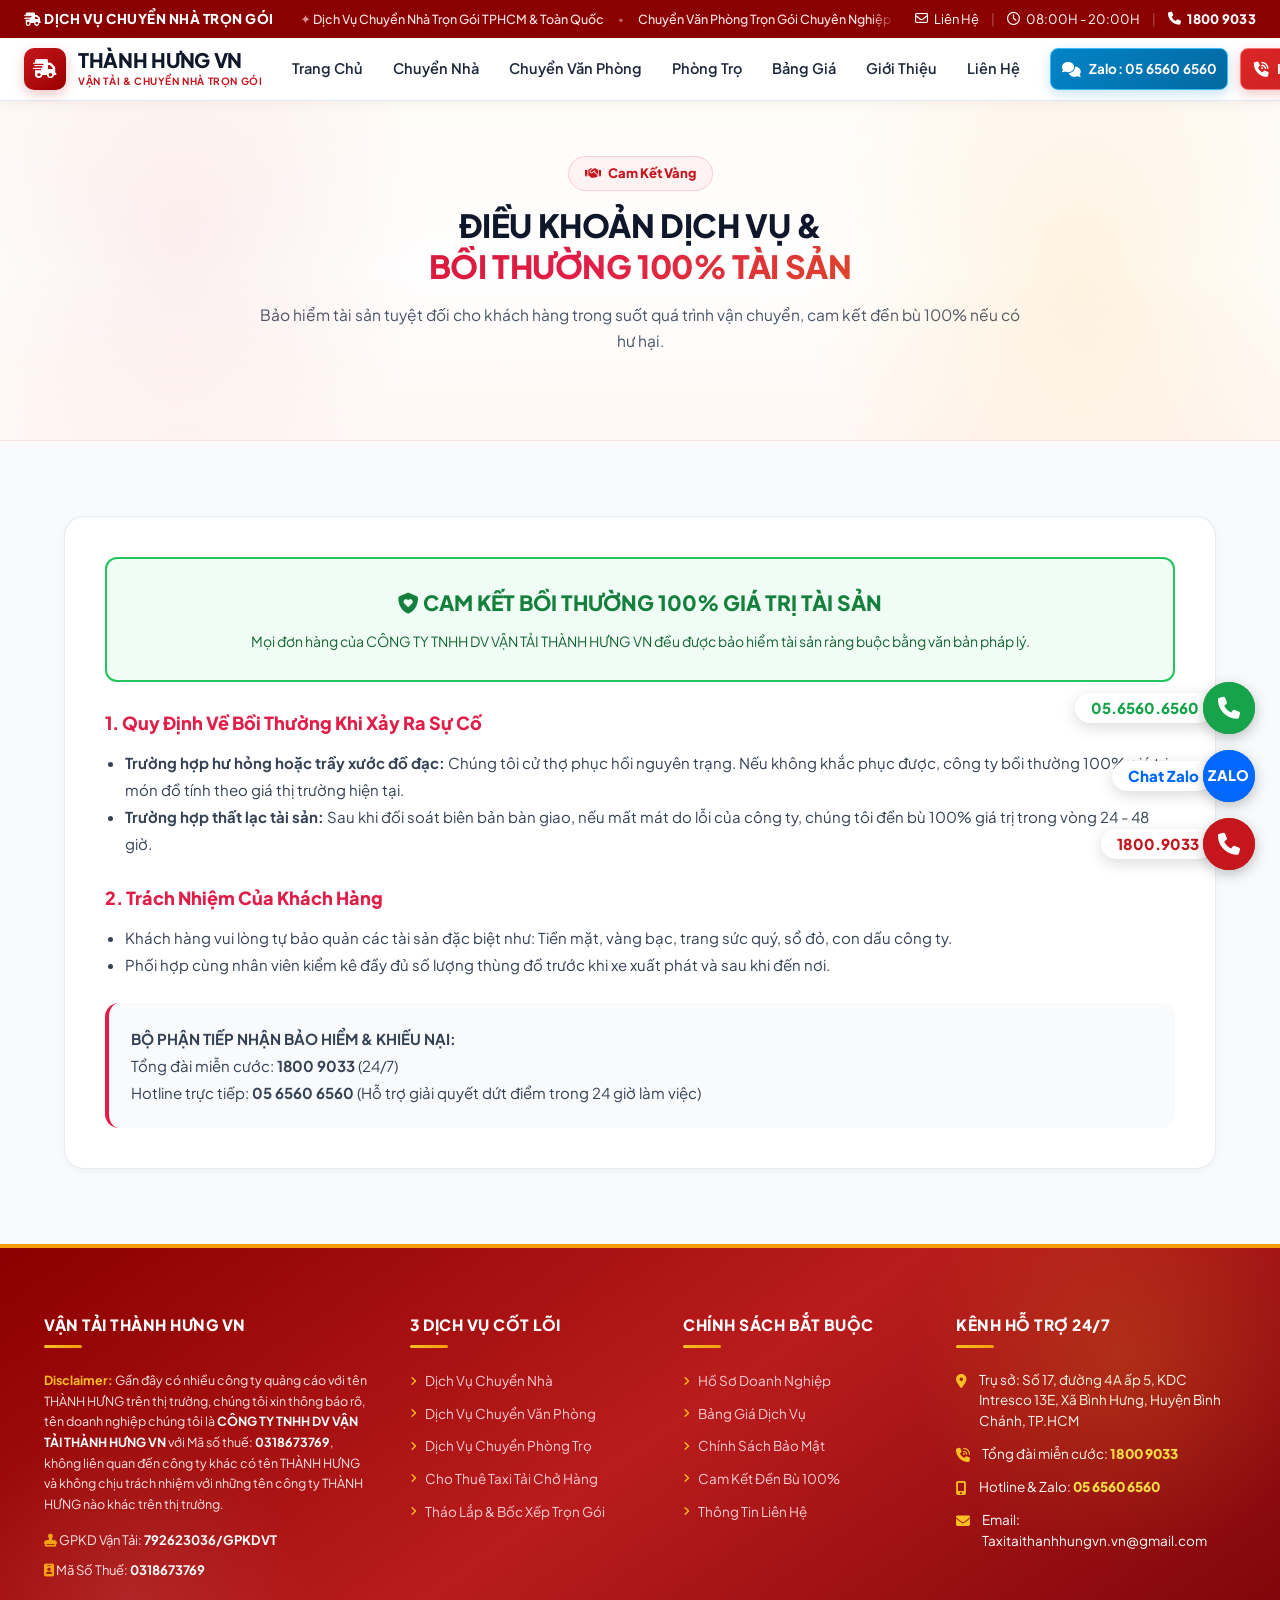
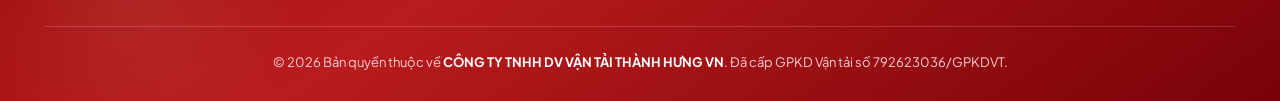
<file: dieu-khoan-boi-thuong.html>
<!DOCTYPE html>
<html lang="vi">
<head>
  <meta charset="UTF-8">
  <meta name="viewport" content="width=device-width, initial-scale=1.0">
  <title>Chính Sách Bảo Hành & Cam Kết Đền Bù 100% Giá Trị Tài Sản</title>
  <meta name="description" content="Chính sách bảo hành và cam kết bồi thường 100% giá trị tài sản nếu xảy ra hư hại, trầy xước hay đổ vỡ trong quá trình chuyển nhà, văn phòng. Pháp lý minh bạch.">
  <meta name="keywords" content="cam kết đền bù chuyển nhà, bảo hiểm chuyển nhà, chính sách bảo hành vận chuyển">
    <!-- FAVICON TAB TRÌNH DUYỆT (LOGO NHỎ TRÊN THANH TAB) -->
  <link rel="icon" type="image/svg+xml" href="assets/img/favicon.svg">
  <link rel="icon" type="image/png" sizes="64x64" href="assets/img/favicon.png">
  <link rel="apple-touch-icon" href="assets/img/favicon.png">
  <link rel="shortcut icon" href="favicon.ico">
  <link rel="canonical" href="https://taxitaithanhhungvn.vn/dieu-khoan-boi-thuong.html">
  <link rel="preconnect" href="https://fonts.googleapis.com">
  <link rel="preconnect" href="https://fonts.gstatic.com" crossorigin>
  <link href="https://fonts.googleapis.com/css2?family=Plus+Jakarta+Sans:wght@400;500;600;700;800;900&display=swap" rel="stylesheet">
  <link rel="stylesheet" href="https://cdnjs.cloudflare.com/ajax/libs/font-awesome/6.4.0/css/all.min.css">
  <link rel="stylesheet" href="assets/css/style.css?v=20261021t">
</head>
<body>

  <!-- TOPBAR ĐỎ DOANH NGHIỆP & CHỮ CHẠY QUẢNG CÁO CHUẨN GOOGLE ADS & SEO -->
  <div class="topbar">
    <div class="container">
      <div class="topbar-wrapper">
        <div class="topbar-left">
          <span class="topbar-brand-tag">
            <i class="fa-solid fa-truck-fast"></i> DỊCH VỤ CHUYỂN NHÀ TRỌN GÓI
          </span>
          <div class="topbar-ticker-container" title="Thông tin dịch vụ">
            <div class="topbar-ticker-track">
              <span>✦ Dịch Vụ Chuyển Nhà Trọn Gói TPHCM &amp; Toàn Quốc</span>
              <span class="sep">•</span>
              <span>Chuyển Văn Phòng Trọn Gói Chuyên Nghiệp &amp; An Toàn</span>
              <span class="sep">•</span>
              <span>Báo Giá Nhanh</span>
              <span class="sep">•</span>
              <span>Cam Kết Bảo Hiểm &amp; Đền Bù 100% Giá Trị Tài Sản</span>
              <span class="sep">•</span>
              <span>Phục Vụ 24/7 Cả Ban Đêm &amp; Ngày Lễ Không Tăng Giá</span>
              <span class="sep">•</span>
              <span>Tổng Đài Miễn Cước: 1800 9033</span>
              <span class="sep">•</span>
              <!-- Lặp lại để chạy vô tận mượt mà -->
              <span>✦ Dịch Vụ Chuyển Nhà Trọn Gói TPHCM &amp; Toàn Quốc</span>
              <span class="sep">•</span>
              <span>Chuyển Văn Phòng Trọn Gói Chuyên Nghiệp &amp; An Toàn</span>
              <span class="sep">•</span>
              <span>Báo Giá Nhanh</span>
              <span class="sep">•</span>
              <span>Cam Kết Bảo Hiểm &amp; Đền Bù 100% Giá Trị Tài Sản</span>
              <span class="sep">•</span>
              <span>Phục Vụ 24/7 Cả Ban Đêm &amp; Ngày Lễ Không Tăng Giá</span>
              <span class="sep">•</span>
              <span>Tổng Đài Miễn Cước: 1800 9033</span>
              <span class="sep">•</span>
            </div>
          </div>
        </div>
        <div class="topbar-right-contacts">
          <a href="lien-he.html" class="topbar-link"><i class="fa-regular fa-envelope"></i> Liên Hệ</a>
          <span class="topbar-divider">|</span>
          <span class="topbar-clock"><i class="fa-regular fa-clock"></i> 08:00H - 20:00H</span>
          <span class="topbar-divider">|</span>
          <a href="tel:18009033" class="topbar-phone"><i class="fa-solid fa-phone"></i> 1800 9033</a>
        </div>
      </div>
    </div>
  </div>

  <!-- AESTHETIC HEADER -->
  <header class="main-header">
    <div class="container">
      <div class="header-container">
        <a href="index.html" class="brand-logo">
          <div class="logo-emblem"><i class="fa-solid fa-truck-fast"></i></div>
          <div class="logo-text-group">
            <span class="logo-main-text">THÀNH HƯNG VN</span>
            <span class="logo-sub-text">VẬN TẢI & CHUYỂN NHÀ TRỌN GÓI</span>
          </div>
        </a>

        <nav class="nav-pill-wrapper">
          <a href="index.html" class="nav-link">Trang Chủ</a>
          <a href="dich-vu-chuyen-nha.html" class="nav-link">Chuyển Nhà</a>
          <a href="dich-vu-chuyen-van-phong.html" class="nav-link">Chuyển Văn Phòng</a>
          <a href="dich-vu-chuyen-phong-tro.html" class="nav-link">Phòng Trọ</a>
          <a href="bang-gia.html" class="nav-link">Bảng Giá</a>
          <a href="gioi-thieu.html" class="nav-link">Giới Thiệu</a>
          <a href="lien-he.html" class="nav-link">Liên Hệ</a>
        </nav>

        <div class="header-actions">
          <a href="https://zalo.me/0565606560" target="_blank" class="btn-zalo-pill" title="Chat Zalo Khảo Sát Báo Giá">
            <i class="fa-solid fa-comments"></i> <span>Zalo: 05 6560 6560</span>
          </a>
          <a href="tel:18009033" class="btn-hotline-pill" title="Tổng Đài Miễn Cước 24/7">
            <i class="fa-solid fa-phone-volume"></i> <span>Hotline: 1800 9033</span>
          </a>
        </div>

        <button class="mobile-nav-toggle" aria-label="Menu"><i class="fa-solid fa-bars-staggered"></i></button>
      </div>
    </div>
  </header>

  <!-- HERO -->
  <section class="modern-hero" style="padding: 55px 0 65px;">
    <div class="container" style="text-align: center;">
      <span class="page-hero-badge">
        <i class="fa-solid fa-handshake"></i> Cam Kết Vàng
      </span>
      <h1 class="page-hero-title">ĐIỀU KHOẢN DỊCH VỤ &amp; <span class="hero-lucky-gradient">BỒI THƯỜNG 100% TÀI SẢN</span></h1>
      <p class="page-hero-subhead">Bảo hiểm tài sản tuyệt đối cho khách hàng trong suốt quá trình vận chuyển, cam kết đền bù 100% nếu có hư hại.</p>
    </div>
  </section>

  <!-- CONTENT -->
  <section class="section">
    <div class="container" style="max-width: 1200px; margin: 0 auto;">
      <div style="background: #ffffff; padding: 40px; border-radius: var(--radius-lg); border: 1px solid var(--border-light); box-shadow: var(--shadow-sm); line-height: 1.8; color: #334155;">
        <div style="background: #f0fdf4; border: 2px solid #22c55e; border-radius: 12px; padding: 25px; margin-bottom: 25px; text-align: center;">
          <h2 style="font-size: 21px; color: #15803d; font-weight: 900; margin-bottom: 8px;">
            <i class="fa-solid fa-shield-heart"></i> CAM KẾT BỒI THƯỜNG 100% GIÁ TRỊ TÀI SẢN
          </h2>
          <p style="color: #166534; font-size: 14px;">Mọi đơn hàng của CÔNG TY TNHH DV VẬN TẢI THÀNH HƯNG VN đều được bảo hiểm tài sản ràng buộc bằng văn bản pháp lý.</p>
        </div>

        <h3 style="font-size: 18px; font-weight: 800; color: var(--primary); margin: 25px 0 10px;">1. Quy Định Về Bồi Thường Khi Xảy Ra Sự Cố</h3>
        <ul style="list-style: disc; padding-left: 20px; margin-bottom: 15px;">
          <li><strong>Trường hợp hư hỏng hoặc trầy xước đồ đạc:</strong> Chúng tôi cử thợ phục hồi nguyên trạng. Nếu không khắc phục được, công ty bồi thường 100% giá trị món đồ tính theo giá thị trường hiện tại.</li>
          <li><strong>Trường hợp thất lạc tài sản:</strong> Sau khi đối soát biên bản bàn giao, nếu mất mát do lỗi của công ty, chúng tôi đền bù 100% giá trị trong vòng 24 - 48 giờ.</li>
        </ul>

        <h3 style="font-size: 18px; font-weight: 800; color: var(--primary); margin: 25px 0 10px;">2. Trách Nhiệm Của Khách Hàng</h3>
        <ul style="list-style: disc; padding-left: 20px; margin-bottom: 15px;">
          <li>Khách hàng vui lòng tự bảo quản các tài sản đặc biệt như: Tiền mặt, vàng bạc, trang sức quý, sổ đỏ, con dấu công ty.</li>
          <li>Phối hợp cùng nhân viên kiểm kê đầy đủ số lượng thùng đồ trước khi xe xuất phát và sau khi đến nơi.</li>
        </ul>

        <div style="background: #f8fafc; padding: 22px; border-radius: var(--radius-md); border-left: 4px solid var(--primary); margin-top: 25px;">
          <p><strong>BỘ PHẬN TIẾP NHẬN BẢO HIỂM & KHIẾU NẠI:</strong></p>
          <p>Tổng đài miễn cước: <strong>1800 9033</strong> (24/7)</p>
          <p>Hotline trực tiếp: <strong>05 6560 6560</strong> (Hỗ trợ giải quyết dứt điểm trong 24 giờ làm việc)</p>
        </div>
    </div>
  </section>

  <!-- MODERN FOOTER -->
  <div id="site-footer">
  <!-- 12. MODERN LUXURY FOOTER (MAY MẮN & THỊNH VƯỢNG) -->
  <footer class="modern-footer">
    <div class="container">
      <div class="footer-four-columns">
        <!-- CỘT 1: THÔNG TIN PHÁP NHÂN DOANH NGHIỆP -->
        <div>
          <h4 class="footer-col-header">VẬN TẢI THÀNH HƯNG VN</h4>
          <p style="font-size: 12.5px; line-height: 1.65; margin-bottom: 14px; color: #ffe4e6;">
            <strong style="color: #fbbf24;">Disclaimer:</strong> Gần đây có nhiều công ty quảng cáo với tên THÀNH HƯNG trên thị trường, chúng tôi xin thông báo rõ, tên doanh nghiệp chúng tôi là <strong>CÔNG TY TNHH DV VẬN TẢI THÀNH HƯNG VN</strong> với Mã số thuế: <strong>0318673769</strong>, không liên quan đến công ty khác có tên THÀNH HƯNG và không chịu trách nhiệm với những tên công ty THÀNH HƯNG nào khác trên thị trường.
          </p>
          <p style="font-size: 13px; color: #ffe4e6; margin-bottom: 8px;">
            <i class="fa-solid fa-stamp" style="color: #f59e0b;"></i> GPKD Vận Tải: <strong>792623036/GPKDVT</strong>
          </p>
          <p style="font-size: 13px; color: #ffe4e6;">
            <i class="fa-solid fa-id-badge" style="color: #f59e0b;"></i> Mã Số Thuế: <strong>0318673769</strong>
          </p>
        </div>

        <!-- CỘT 2: 3 DỊCH VỤ CỐT LÕI -->
        <div>
          <h4 class="footer-col-header">3 DỊCH VỤ CỐT LÕI</h4>
          <ul class="footer-link-list">
            <li><a href="dich-vu-chuyen-nha.html"><i class="fa-solid fa-angle-right"></i> Dịch Vụ Chuyển Nhà</a></li>
            <li><a href="dich-vu-chuyen-van-phong.html"><i class="fa-solid fa-angle-right"></i> Dịch Vụ Chuyển Văn Phòng</a></li>
            <li><a href="dich-vu-chuyen-phong-tro.html"><i class="fa-solid fa-angle-right"></i> Dịch Vụ Chuyển Phòng Trọ</a></li>
            <li><a href="bang-gia.html"><i class="fa-solid fa-angle-right"></i> Cho Thuê Taxi Tải Chở Hàng</a></li>
            <li><a href="bang-gia.html"><i class="fa-solid fa-angle-right"></i> Tháo Lắp & Bốc Xếp Trọn Gói</a></li>
          </ul>
        </div>

        <!-- CỘT 3: CHÍNH SÁCH BẮT BUỘC -->
        <div>
          <h4 class="footer-col-header">CHÍNH SÁCH BẮT BUỘC</h4>
          <ul class="footer-link-list">
            <li><a href="gioi-thieu.html"><i class="fa-solid fa-angle-right"></i> Hồ Sơ Doanh Nghiệp</a></li>
            <li><a href="bang-gia.html"><i class="fa-solid fa-angle-right"></i> Bảng Giá Dịch Vụ</a></li>
            <li><a href="chinh-sach-bao-mat.html"><i class="fa-solid fa-angle-right"></i> Chính Sách Bảo Mật</a></li>
            <li><a href="dieu-khoan-boi-thuong.html"><i class="fa-solid fa-angle-right"></i> Cam Kết Đền Bù 100%</a></li>
            <li><a href="lien-he.html"><i class="fa-solid fa-angle-right"></i> Thông Tin Liên Hệ</a></li>
          </ul>
        </div>

        <!-- CỘT 4: KÊNH HỖ TRỢ 24/7 -->
        <div>
          <h4 class="footer-col-header">KÊNH HỖ TRỢ 24/7</h4>
          <ul class="footer-contact-items">
            <li><i class="fa-solid fa-location-dot" style="color: var(--primary); margin-top: 4px;"></i>
              <div>Trụ sở: Số 17, đường 4A ấp 5, KDC Intresco 13E, Xã Bình Hưng, Huyện Bình Chánh, TP.HCM</div>
            </li>
            <li><i class="fa-solid fa-phone-volume" style="color: var(--primary); margin-top: 4px;"></i>
              <div>Tổng đài miễn cước: <a href="tel:18009033" style="color: #fbbf24; font-weight: 800;">1800 9033</a></div>
            </li>
            <li><i class="fa-solid fa-mobile-screen" style="color: var(--primary); margin-top: 4px;"></i>
              <div>Hotline & Zalo: <a href="tel:0565606560" style="color: #fbbf24; font-weight: 800;">05 6560 6560</a></div>
            </li>
            <li><i class="fa-solid fa-envelope" style="color: var(--primary); margin-top: 4px;"></i>
              <div>Email: Taxitaithanhhungvn.vn@gmail.com</div>
            </li>
          </ul>
        </div>
      </div>

      <!-- THANH BẢN QUYỀN (CĂN GIỮA TRANG TRỌNG, ĐÃ LƯỢC BỎ CHỮ THỪA) -->
      <div class="footer-copyright-bar" style="justify-content: center; text-align: center;">
        <div>
          &copy; 2026 Bản quyền thuộc về <strong>CÔNG TY TNHH DV VẬN TẢI THÀNH HƯNG VN</strong>. Đã cấp GPKD Vận tải số 792623036/GPKDVT.
        </div>
      </div>
    </div>
  </footer>
</div>

  <!-- 13. VIETNAMESE 3-BUTTON FLOATING CONTACT WIDGET -->
  <div class="vietnam-floating-dock">
    <!-- Nút 1: Hotline 05.6560.6560 (Xanh lá) -->
    <div class="dock-item dock-item-green">
      <a href="tel:0565606560" class="dock-label-pill" title="Gọi Hotline 05 6560 6560">
        <span>05.6560.6560</span>
      </a>
      <a href="tel:0565606560" class="dock-circle-btn btn-green" title="Gọi Hotline 05 6560 6560">
        <div class="sonar-wave wave-green"></div>
        <div class="sonar-fill fill-green"></div>
        <div class="circle-icon">
          <i class="fa-solid fa-phone"></i>
        </div>
      </a>
    </div>

    <!-- Nút 2: Zalo Báo Giá (Xanh dương - chữ ZALO đậm) -->
    <div class="dock-item dock-item-blue">
      <a href="https://zalo.me/0565606560" target="_blank" class="dock-label-pill" title="Chat Zalo 05 6560 6560">
        <span>Chat Zalo</span>
      </a>
      <a href="https://zalo.me/0565606560" target="_blank" class="dock-circle-btn btn-blue" title="Chat Zalo 05 6560 6560">
        <div class="sonar-wave wave-blue"></div>
        <div class="sonar-fill fill-blue"></div>
        <div class="circle-icon circle-zalo-text">
          <span>ZALO</span>
        </div>
      </a>
    </div>

    <!-- Nút 3: Tổng đài miễn cước 1800.9033 (Đỏ) -->
    <div class="dock-item dock-item-red">
      <a href="tel:18009033" class="dock-label-pill" title="Tổng Đài Miễn Cước 1800 9033">
        <span>1800.9033</span>
      </a>
      <a href="tel:18009033" class="dock-circle-btn btn-red" title="Gọi 1800 9033 (Miễn Cước)">
        <div class="sonar-wave wave-red"></div>
        <div class="sonar-fill fill-red"></div>
        <div class="circle-icon">
          <i class="fa-solid fa-phone"></i>
        </div>
      </a>
    </div>
  </div>

<div class="mobile-sticky-action-bar">
    <div class="mobile-action-grid">
      <a href="tel:18009033" class="btn-mobile-call"><i class="fa-solid fa-phone-volume"></i> Gọi 1800 9033</a>
      <a href="https://zalo.me/0565606560" target="_blank" class="btn-mobile-zalo"><i class="fa-solid fa-comment-dots"></i> Chat Zalo Ngay</a>
    </div>
  </div>

  <script src="assets/js/main.js"></script>
</body>
</html>
</file>
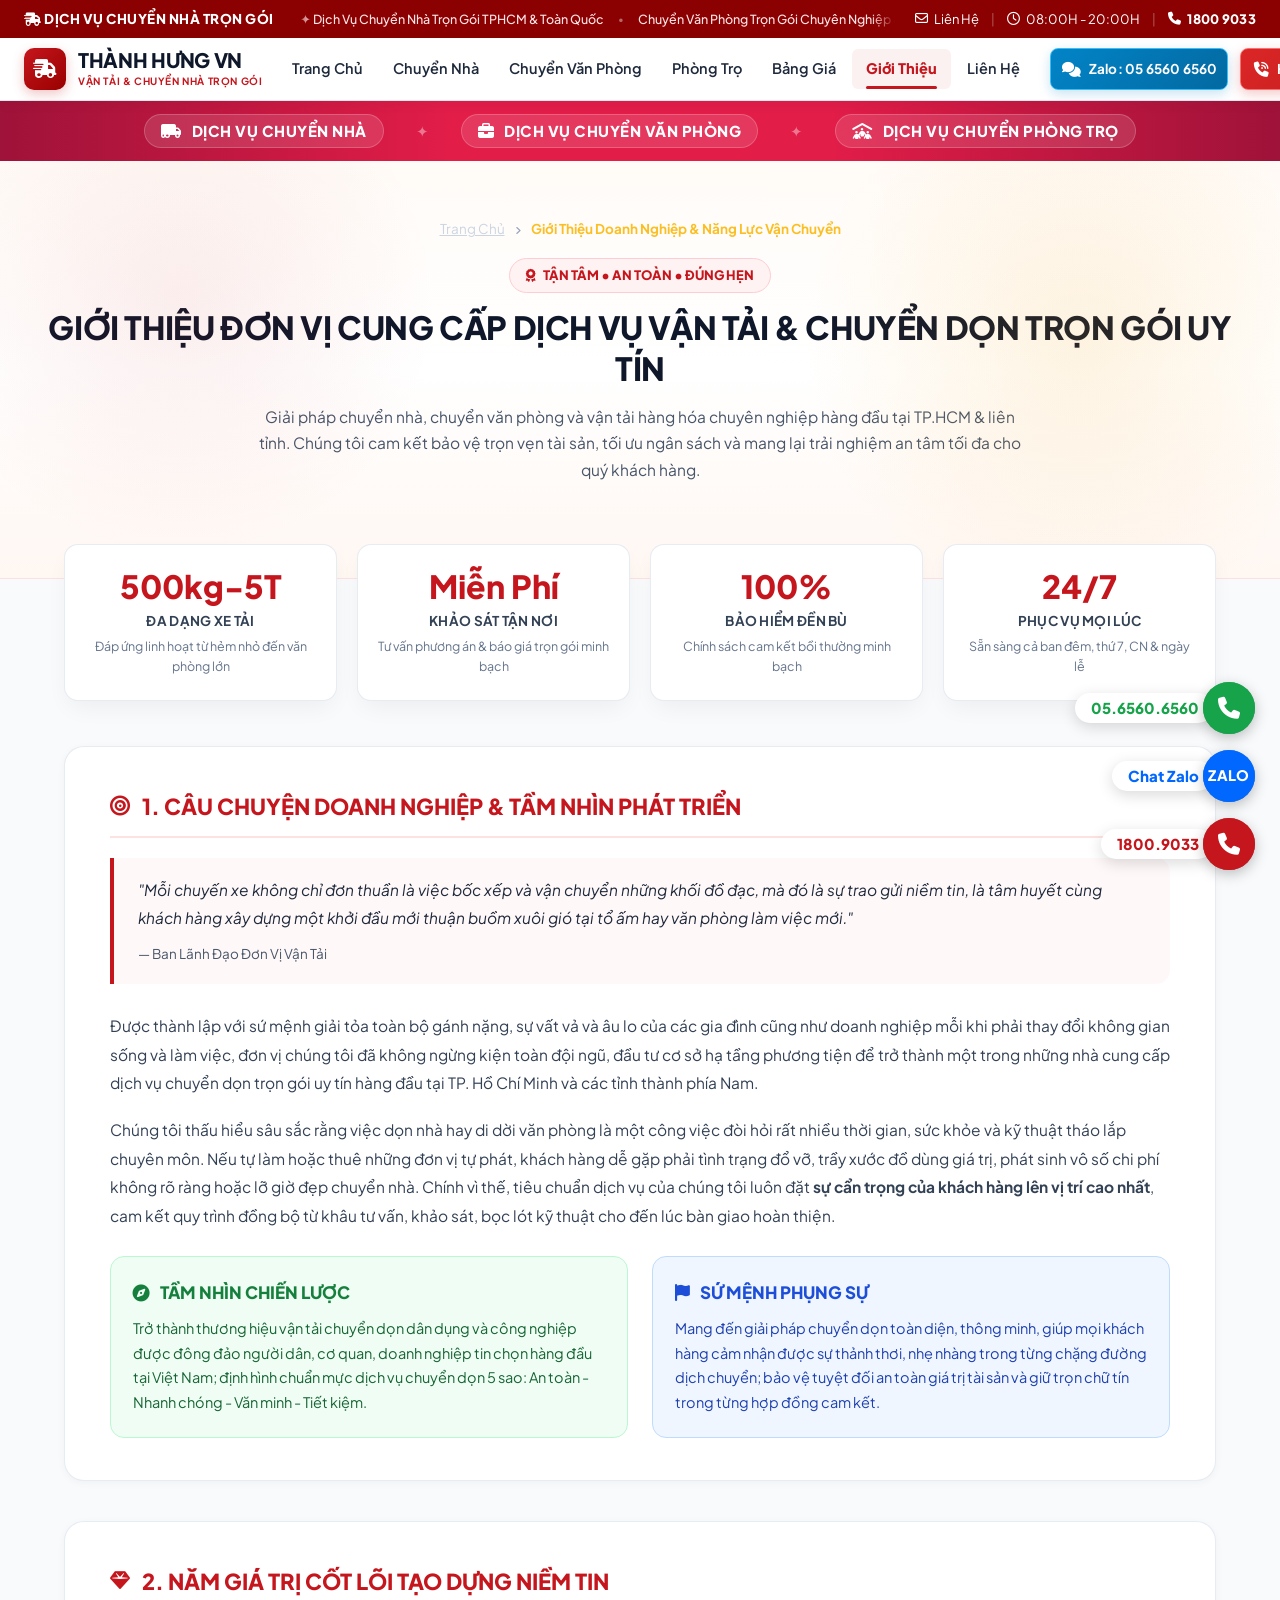
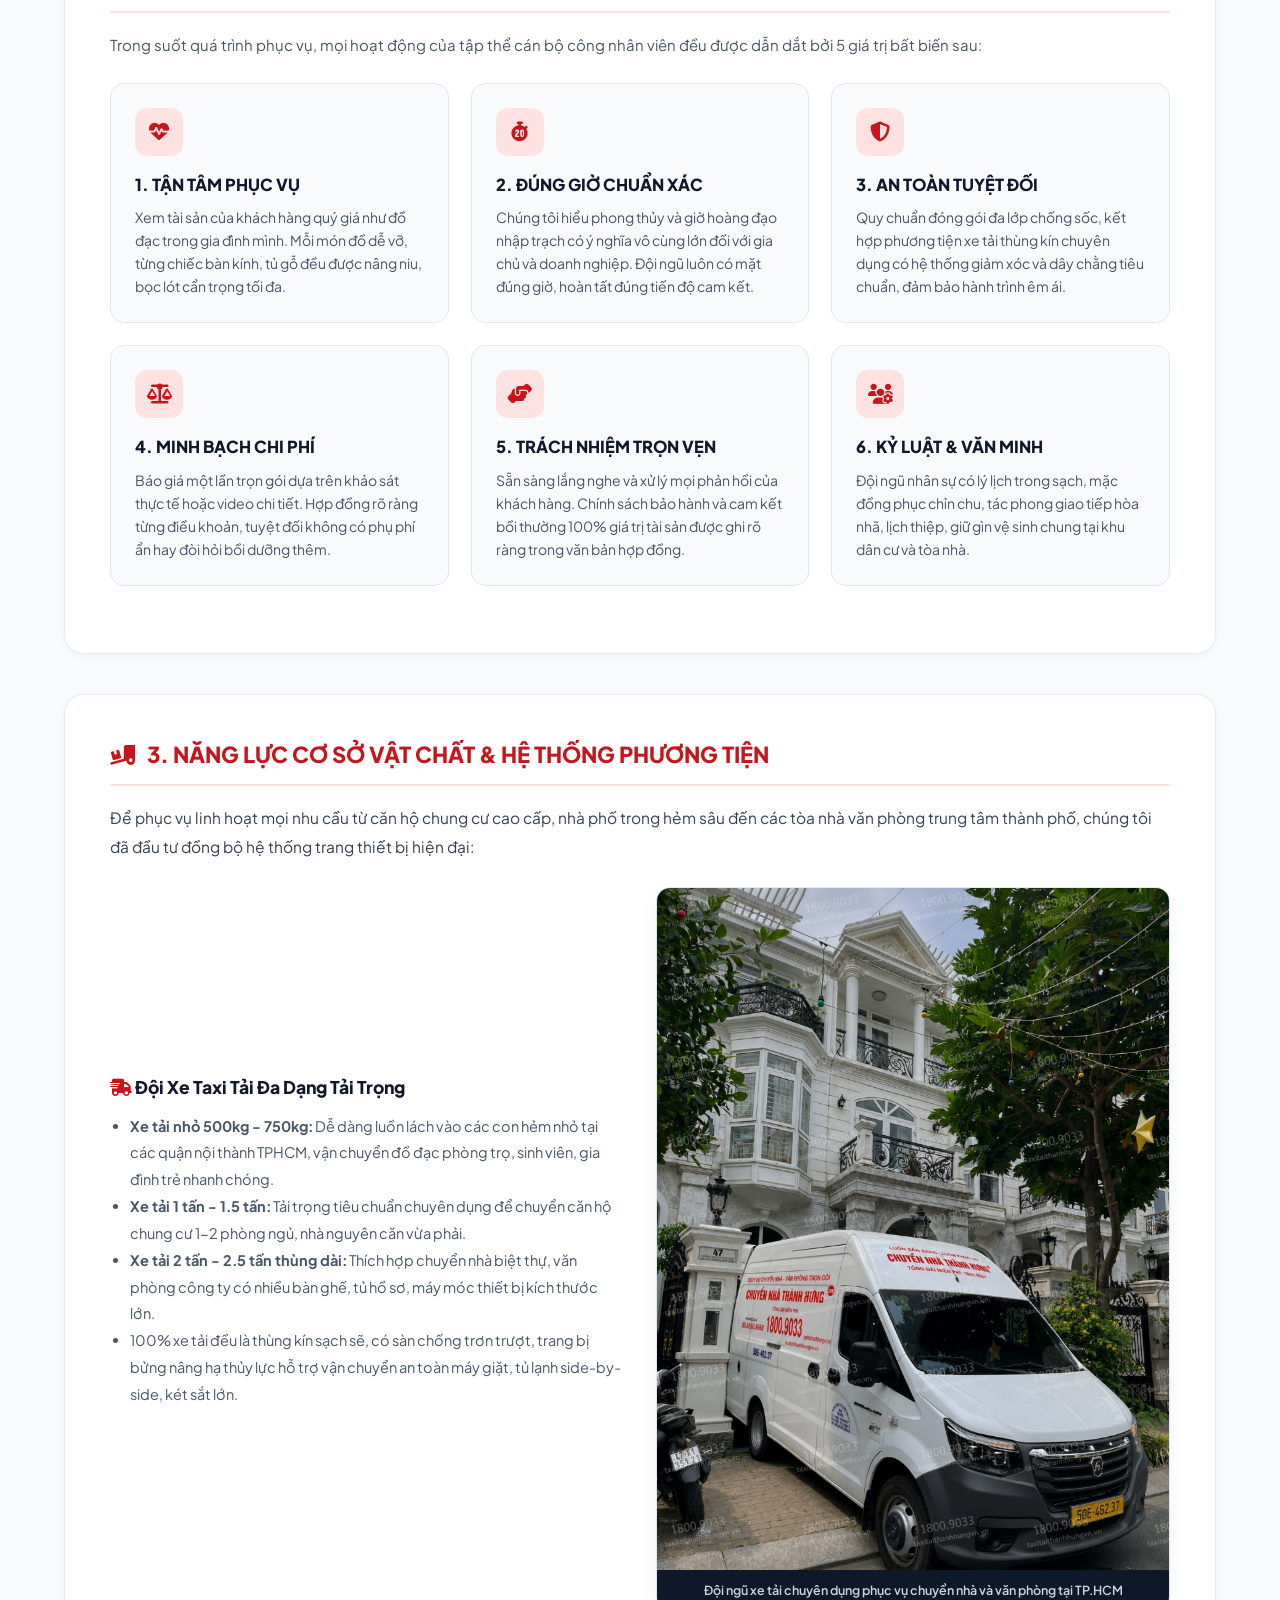
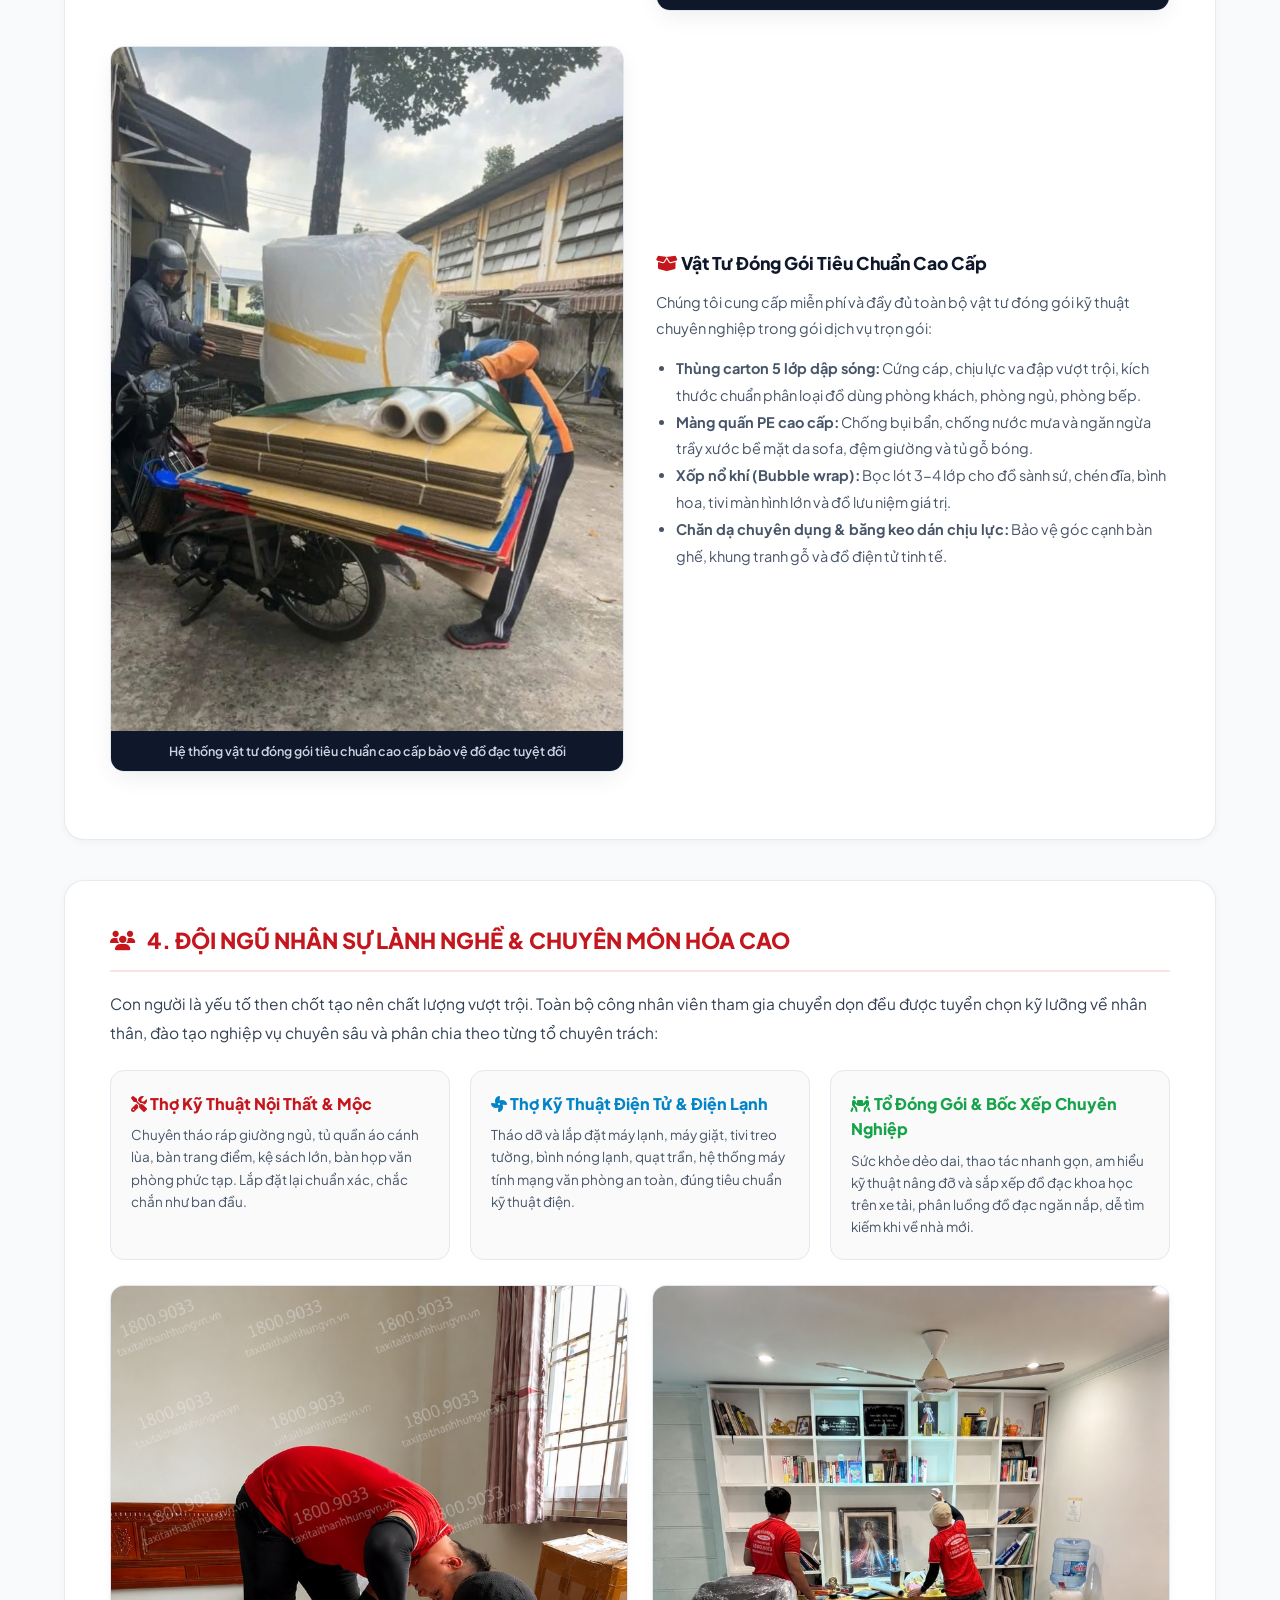
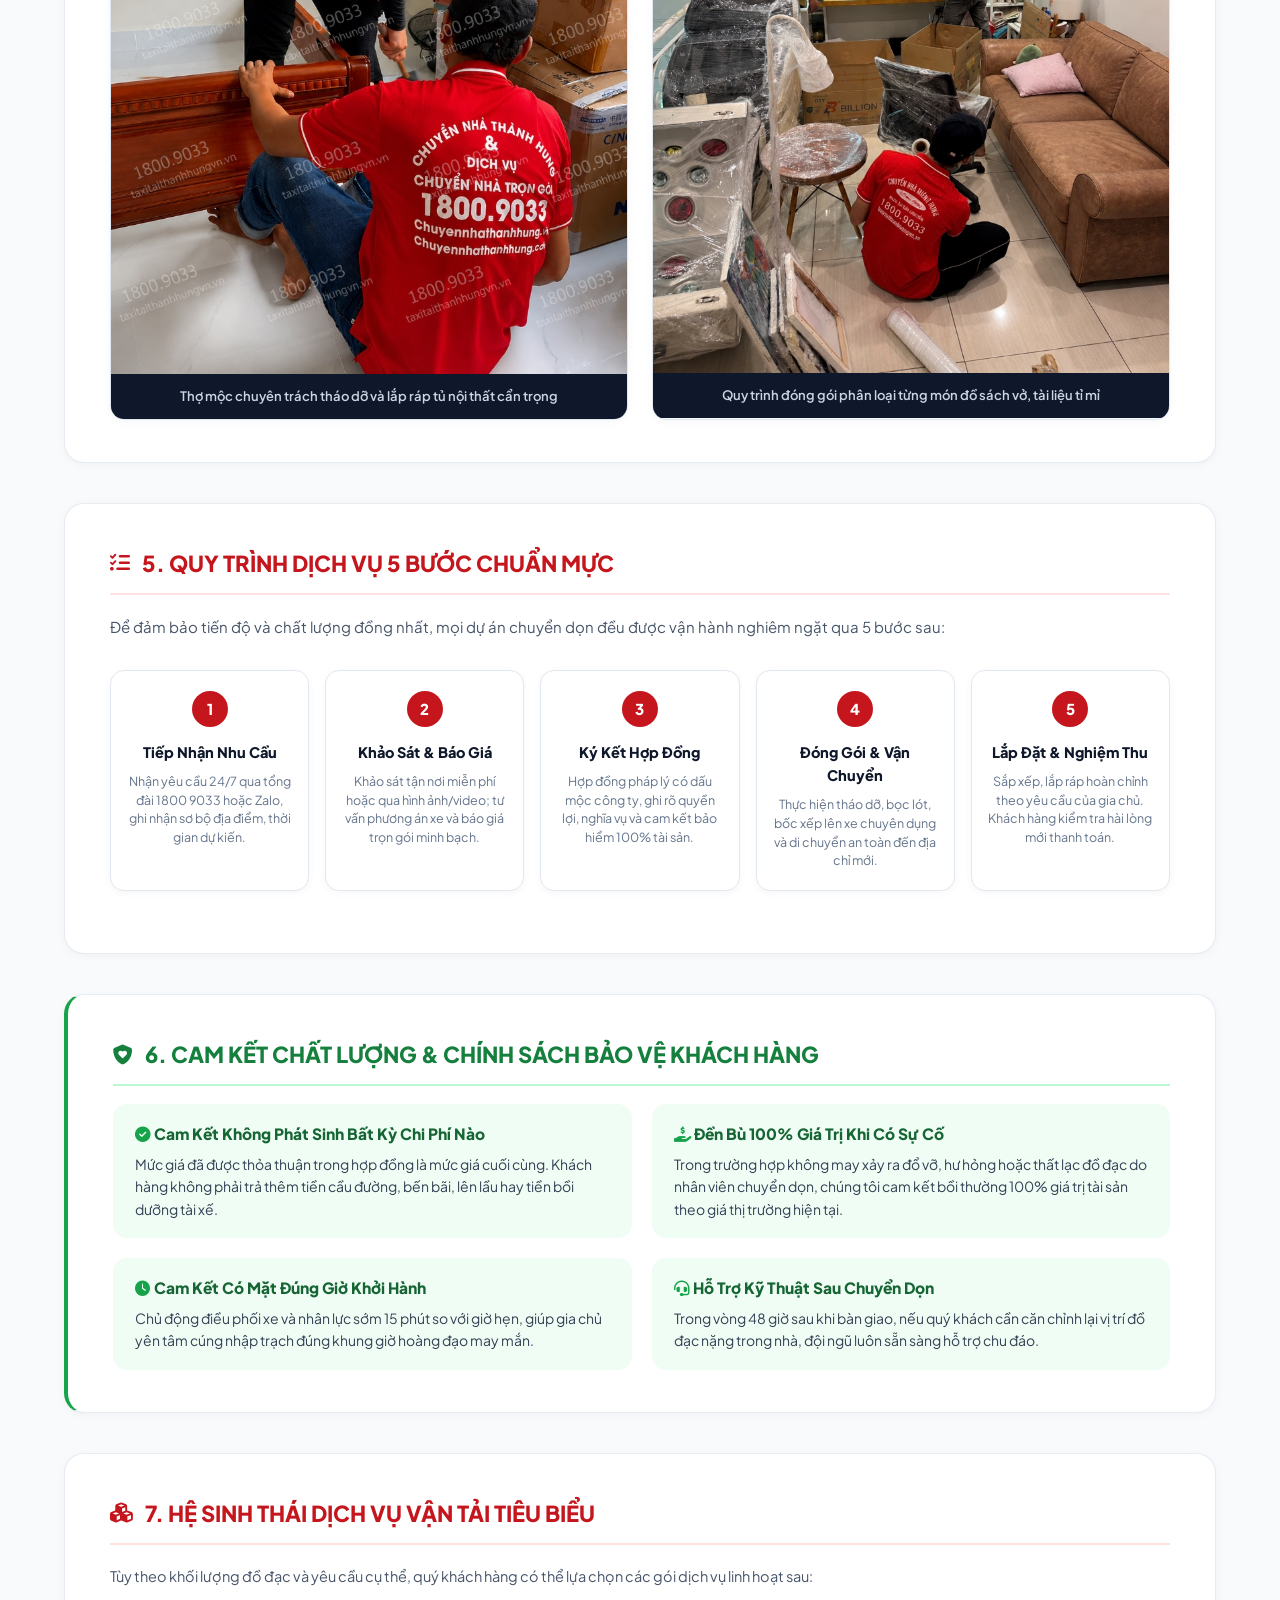
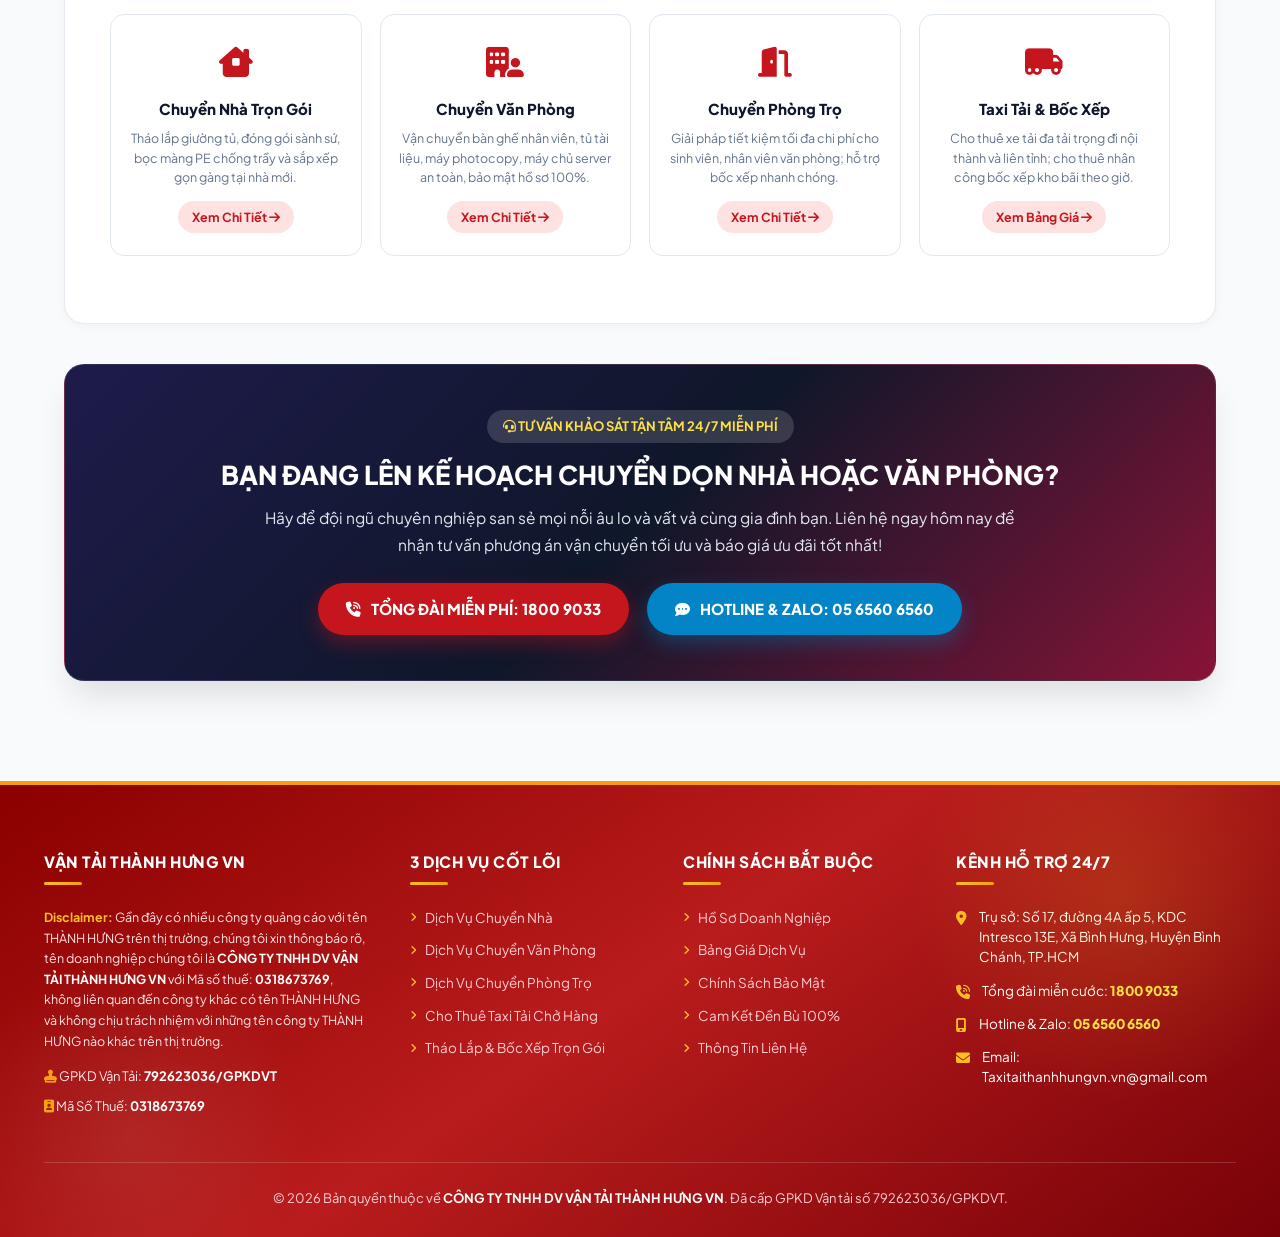
<file: gioi-thieu.html>
<!DOCTYPE html>
<html lang="vi">
<head>
  <meta charset="UTF-8">
  <meta name="viewport" content="width=device-width, initial-scale=1.0">
  <title>Giới Thiệu Đơn Vị Dịch Vụ Vận Tải & Chuyển Dọn Trọn Gói Uy Tín TPHCM</title>
  <meta name="description" content="Giới thiệu đơn vị vận tải và dịch vụ chuyển nhà, chuyển văn phòng trọn gói uy tín hàng đầu TP.HCM. Đội xe hiện đại, thợ lành nghề, cam kết bảo hiểm 100% tài sản.">
  <meta name="keywords" content="giới thiệu dịch vụ chuyển nhà, đơn vị chuyển nhà uy tín tphcm, năng lực vận tải, chuyển nhà trọn gói uy tín">
    <!-- FAVICON TAB TRÌNH DUYỆT (LOGO NHỎ TRÊN THANH TAB) -->
  <link rel="icon" type="image/svg+xml" href="assets/img/favicon.svg">
  <link rel="icon" type="image/png" sizes="64x64" href="assets/img/favicon.png">
  <link rel="apple-touch-icon" href="assets/img/favicon.png">
  <link rel="shortcut icon" href="favicon.ico">
  <link rel="canonical" href="https://taxitaithanhhungvn.vn/gioi-thieu.html">
  
  <!-- Open Graph / Facebook -->
  <meta property="og:type" content="article">
  <meta property="og:title" content="Giới Thiệu Đơn Vị Dịch Vụ Vận Tải & Chuyển Dọn Trọn Gói Uy Tín | Năng Lực & Pháp Lý">
  <meta property="og:description" content="Khám phá năng lực vận tải, đội ngũ nhân sự và quy trình chuyển nhà, văn phòng chuyên nghiệp tại TPHCM. Cam kết an toàn, bảo hiểm 100%, phục vụ tận tâm 24/7.">
  <meta property="og:url" content="https://taxitaithanhhungvn.vn/gioi-thieu.html">
  <meta property="og:image" content="https://taxitaithanhhungvn.vn/assets/img/xe-chuyen-nha-biet-thu.jpg">

  <!-- Fonts & Icons -->
  <link rel="preconnect" href="https://fonts.googleapis.com">
  <link rel="preconnect" href="https://fonts.gstatic.com" crossorigin>
  <link href="https://fonts.googleapis.com/css2?family=Plus+Jakarta+Sans:wght@400;500;600;700;800;900&display=swap" rel="stylesheet">
  <link rel="stylesheet" href="https://cdnjs.cloudflare.com/ajax/libs/font-awesome/6.4.0/css/all.min.css">
  <link rel="stylesheet" href="assets/css/style.css?v=20261021t">

  <!-- SCHEMA STRUCTURED DATA (JSON-LD) CHUẨN GOOGLE ABOUTPAGE & LOCALBUSINESS -->
  <script type="application/ld+json">
  {
    "@context": "https://schema.org",
    "@graph": [
      {
        "@type": "AboutPage",
        "@id": "https://taxitaithanhhungvn.vn/gioi-thieu.html#webpage",
        "url": "https://taxitaithanhhungvn.vn/gioi-thieu.html",
        "name": "Giới Thiệu Đơn Vị Dịch Vụ Vận Tải & Chuyển Dọn Trọn Gói Uy Tín",
        "description": "Hồ sơ năng lực, đội ngũ nhân sự, quy trình làm việc và pháp lý vận tải của doanh nghiệp vận tải chuyển dọn trọn gói tại TPHCM.",
        "breadcrumb": {
          "@type": "BreadcrumbList",
          "itemListElement": [
            {
              "@type": "ListItem",
              "position": 1,
              "name": "Trang Chủ",
              "item": "https://taxitaithanhhungvn.vn/"
            },
            {
              "@type": "ListItem",
              "position": 2,
              "name": "Giới Thiệu",
              "item": "https://taxitaithanhhungvn.vn/gioi-thieu.html"
            }
          ]
        }
      },
      {
        "@type": "MovingCompany",
        "@id": "https://taxitaithanhhungvn.vn/#organization",
        "name": "CÔNG TY TNHH DV VẬN TẢI THÀNH HƯNG VN",
        "legalName": "CÔNG TY TNHH DV VẬN TẢI THÀNH HƯNG VN",
        "taxID": "0318673769",
        "telephone": "18009033",
        "email": "Taxitaithanhhungvn.vn@gmail.com",
        "url": "https://taxitaithanhhungvn.vn/",
        "address": {
          "@type": "PostalAddress",
          "streetAddress": "Số 17, đường 4A ấp 5, KDC Intresco 13E, Xã Bình Hưng",
          "addressLocality": "Huyện Bình Chánh",
          "addressRegion": "Hồ Chí Minh",
          "addressCountry": "VN"
        },
        "priceRange": "$$",
        "areaServed": ["Thành phố Hồ Chí Minh", "Bình Dương", "Đồng Nai", "Long An", "Toàn quốc"],
        "founder": {
          "@type": "Person",
          "name": "Tổng Mẫn Kiệt"
        }
      }
    ]
  }
  </script>

  <style>
    /* Scoped Page Styling For Premium About Layout */
    .about-stats-grid {
      display: grid;
      grid-template-columns: repeat(4, 1fr);
      gap: 20px;
      margin-top: -35px;
      position: relative;
      z-index: 10;
      margin-bottom: 45px;
    }
    .about-stat-card {
      background: #ffffff;
      border-radius: var(--radius-md);
      padding: 24px 20px;
      text-align: center;
      border: 1px solid var(--border-light);
      box-shadow: 0 10px 25px -5px rgba(0,0,0,0.06);
      transition: transform 0.25s ease, box-shadow 0.25s ease;
    }
    .about-stat-card:hover {
      transform: translateY(-4px);
      box-shadow: 0 16px 30px -8px rgba(0,0,0,0.12);
    }
    .stat-number {
      font-size: 32px;
      font-weight: 900;
      color: #c5161d;
      line-height: 1.1;
      margin-bottom: 6px;
      font-family: 'Plus Jakarta Sans', sans-serif;
    }
    .stat-label {
      font-size: 13.5px;
      font-weight: 700;
      color: #334155;
      text-transform: uppercase;
      letter-spacing: 0.3px;
    }
    .stat-desc {
      font-size: 12.5px;
      color: #64748b;
      margin-top: 4px;
    }

    .about-content-box {
      background: #ffffff;
      border-radius: var(--radius-lg);
      padding: 42px 45px;
      border: 1px solid var(--border-light);
      box-shadow: var(--shadow-sm);
      margin-bottom: 40px;
    }

    .about-section-heading {
      color: #c5161d;
      font-size: 22px;
      font-weight: 800;
      margin-bottom: 18px;
      display: flex;
      align-items: center;
      gap: 12px;
      border-bottom: 2px solid #fee2e2;
      padding-bottom: 12px;
    }
    .about-section-heading i {
      color: #c5161d;
      font-size: 20px;
    }

    .about-lead-quote {
      border-left: 4px solid #c5161d;
      background: #fff8f8;
      padding: 18px 24px;
      border-radius: 0 var(--radius-md) var(--radius-md) 0;
      font-size: 15.5px;
      line-height: 1.8;
      color: #1e293b;
      margin: 20px 0 28px;
    }

    .values-grid {
      display: grid;
      grid-template-columns: repeat(3, 1fr);
      gap: 22px;
      margin: 25px 0;
    }
    .value-card {
      background: #f8fafc;
      border: 1px solid #e2e8f0;
      border-radius: var(--radius-md);
      padding: 24px;
      position: relative;
      transition: all 0.25s ease;
    }
    .value-card:hover {
      background: #ffffff;
      border-color: #fca5a5;
      box-shadow: 0 10px 25px -5px rgba(197, 22, 29, 0.08);
      transform: translateY(-3px);
    }
    .value-icon-box {
      width: 48px;
      height: 48px;
      border-radius: 12px;
      background: #fee2e2;
      color: #c5161d;
      display: flex;
      align-items: center;
      justify-content: center;
      font-size: 20px;
      margin-bottom: 16px;
    }
    .value-title {
      font-size: 16.5px;
      font-weight: 800;
      color: #0f172a;
      margin-bottom: 8px;
    }
    .value-text {
      font-size: 14px;
      color: #475569;
      line-height: 1.65;
    }

    .fleet-two-col {
      display: grid;
      grid-template-columns: 1fr 1fr;
      gap: 32px;
      align-items: center;
      margin: 25px 0;
    }
    .fleet-img-wrap {
      border-radius: var(--radius-md);
      overflow: hidden;
      border: 1px solid #e2e8f0;
      box-shadow: var(--shadow-md);
      background: #f8fafc;
    }
    .fleet-img-wrap img {
      width: 100%;
      height: auto;
      display: block;
      transition: transform 0.4s ease;
    }
    .fleet-img-wrap:hover img {
      transform: scale(1.02);
    }
    .fleet-caption {
      background: #0f172a;
      color: #cbd5e1;
      padding: 10px 16px;
      font-size: 12.5px;
      text-align: center;
      font-weight: 600;
    }

    /* Quy trình 5 bước */
    .steps-process-container {
      display: grid;
      grid-template-columns: repeat(5, 1fr);
      gap: 16px;
      margin: 30px 0 20px;
    }
    .step-box-item {
      background: #ffffff;
      border: 1px solid #e2e8f0;
      border-radius: var(--radius-md);
      padding: 20px 16px;
      text-align: center;
      position: relative;
      box-shadow: var(--shadow-sm);
      transition: transform 0.25s ease, border-color 0.25s ease;
    }
    .step-box-item:hover {
      border-color: #c5161d;
      transform: translateY(-4px);
    }
    .step-number-badge {
      width: 36px;
      height: 36px;
      border-radius: 50%;
      background: #c5161d;
      color: #ffffff;
      font-weight: 900;
      font-size: 15px;
      display: flex;
      align-items: center;
      justify-content: center;
      margin: 0 auto 14px;
    }
    .step-title {
      font-size: 14.5px;
      font-weight: 800;
      color: #0f172a;
      margin-bottom: 8px;
    }
    .step-desc {
      font-size: 12.5px;
      color: #64748b;
      line-height: 1.5;
    }

    /* Core Services Grid */
    .services-mini-grid {
      display: grid;
      grid-template-columns: repeat(4, 1fr);
      gap: 18px;
      margin: 25px 0;
    }
    .service-mini-card {
      background: #ffffff;
      border: 1px solid #e2e8f0;
      border-radius: var(--radius-md);
      padding: 22px 18px;
      text-align: center;
      transition: all 0.25s ease;
      display: flex;
      flex-direction: column;
      justify-content: space-between;
    }
    .service-mini-card:hover {
      border-color: #c5161d;
      box-shadow: 0 12px 25px -6px rgba(197, 22, 29, 0.12);
      transform: translateY(-4px);
    }
    .service-mini-icon {
      font-size: 30px;
      color: #c5161d;
      margin-bottom: 12px;
    }
    .service-mini-title {
      font-size: 15px;
      font-weight: 800;
      color: #0f172a;
      margin-bottom: 8px;
    }
    .service-mini-text {
      font-size: 12.5px;
      color: #64748b;
      line-height: 1.55;
      margin-bottom: 14px;
    }
    .service-mini-btn {
      display: inline-block;
      font-size: 12.5px;
      font-weight: 700;
      color: #c5161d;
      padding: 6px 14px;
      background: #fee2e2;
      border-radius: var(--radius-pill);
      align-self: center;
    }
    .service-mini-card:hover .service-mini-btn {
      background: #c5161d;
      color: #ffffff;
    }

    /* CTA Box */
    .about-cta-banner {
      background: linear-gradient(135deg, #1e1b4b 0%, #0f172a 50%, #881337 100%);
      border-radius: var(--radius-lg);
      padding: 45px 40px;
      color: #ffffff;
      text-align: center;
      margin: 40px 0;
      border: 1px solid rgba(255,255,255,0.1);
      box-shadow: var(--shadow-lg);
    }
    .about-cta-btn-group {
      display: flex;
      justify-content: center;
      gap: 18px;
      flex-wrap: wrap;
      margin-top: 25px;
    }
    .btn-cta-hotline {
      display: inline-flex;
      align-items: center;
      gap: 10px;
      background: #c5161d;
      color: #ffffff;
      padding: 14px 28px;
      border-radius: var(--radius-pill);
      font-weight: 800;
      font-size: 15px;
      box-shadow: 0 8px 20px rgba(197, 22, 29, 0.4);
      transition: all 0.25s ease;
    }
    .btn-cta-hotline:hover {
      background: #dc2626;
      transform: translateY(-2px);
      box-shadow: 0 12px 25px rgba(197, 22, 29, 0.5);
    }
    .btn-cta-zalo {
      display: inline-flex;
      align-items: center;
      gap: 10px;
      background: #0284c7;
      color: #ffffff;
      padding: 14px 28px;
      border-radius: var(--radius-pill);
      font-weight: 800;
      font-size: 15px;
      box-shadow: 0 8px 20px rgba(2, 132, 199, 0.35);
      transition: all 0.25s ease;
    }
    .btn-cta-zalo:hover {
      background: #0369a1;
      transform: translateY(-2px);
      box-shadow: 0 12px 25px rgba(2, 132, 199, 0.45);
    }

    @media (max-width: 992px) {
      .about-stats-grid {
        grid-template-columns: repeat(2, 1fr);
        margin-top: 20px;
      }
      .values-grid {
        grid-template-columns: 1fr;
      }
      .fleet-two-col {
        grid-template-columns: 1fr;
      }
      .steps-process-container {
        grid-template-columns: repeat(2, 1fr);
      }
      .services-mini-grid {
        grid-template-columns: repeat(2, 1fr);
      }
      .about-content-box {
        padding: 28px 20px;
      }
    }
    @media (max-width: 600px) {
      .about-stats-grid {
        grid-template-columns: 1fr;
      }
      .steps-process-container {
        grid-template-columns: 1fr;
      }
      .services-mini-grid {
        grid-template-columns: 1fr;
      }
    }
  </style>
</head>
<body>

  <!-- TOPBAR ĐỎ DOANH NGHIỆP & CHỮ CHẠY QUẢNG CÁO CHUẨN GOOGLE ADS & SEO -->
  <div class="topbar">
    <div class="container">
      <div class="topbar-wrapper">
        <div class="topbar-left">
          <span class="topbar-brand-tag">
            <i class="fa-solid fa-truck-fast"></i> DỊCH VỤ CHUYỂN NHÀ TRỌN GÓI
          </span>
          <div class="topbar-ticker-container" title="Thông tin dịch vụ">
            <div class="topbar-ticker-track">
              <span>✦ Dịch Vụ Chuyển Nhà Trọn Gói TPHCM &amp; Toàn Quốc</span>
              <span class="sep">•</span>
              <span>Chuyển Văn Phòng Trọn Gói Chuyên Nghiệp &amp; An Toàn</span>
              <span class="sep">•</span>
              <span>Báo Giá Nhanh</span>
              <span class="sep">•</span>
              <span>Cam Kết Bảo Hiểm &amp; Đền Bù 100% Giá Trị Tài Sản</span>
              <span class="sep">•</span>
              <span>Phục Vụ 24/7 Cả Ban Đêm &amp; Ngày Lễ Không Tăng Giá</span>
              <span class="sep">•</span>
              <span>Tổng Đài Miễn Cước: 1800 9033</span>
              <span class="sep">•</span>
              <!-- Lặp lại để chạy vô tận mượt mà -->
              <span>✦ Dịch Vụ Chuyển Nhà Trọn Gói TPHCM &amp; Toàn Quốc</span>
              <span class="sep">•</span>
              <span>Chuyển Văn Phòng Trọn Gói Chuyên Nghiệp &amp; An Toàn</span>
              <span class="sep">•</span>
              <span>Báo Giá Nhanh</span>
              <span class="sep">•</span>
              <span>Cam Kết Bảo Hiểm &amp; Đền Bù 100% Giá Trị Tài Sản</span>
              <span class="sep">•</span>
              <span>Phục Vụ 24/7 Cả Ban Đêm &amp; Ngày Lễ Không Tăng Giá</span>
              <span class="sep">•</span>
              <span>Tổng Đài Miễn Cước: 1800 9033</span>
              <span class="sep">•</span>
            </div>
          </div>
        </div>
        <div class="topbar-right-contacts">
          <a href="lien-he.html" class="topbar-link"><i class="fa-regular fa-envelope"></i> Liên Hệ</a>
          <span class="topbar-divider">|</span>
          <span class="topbar-clock"><i class="fa-regular fa-clock"></i> 08:00H - 20:00H</span>
          <span class="topbar-divider">|</span>
          <a href="tel:18009033" class="topbar-phone"><i class="fa-solid fa-phone"></i> 1800 9033</a>
        </div>
      </div>
    </div>
  </div>

  <!-- AESTHETIC HEADER -->
  <header class="main-header">
    <div class="container">
      <div class="header-container">
        <a href="index.html" class="brand-logo">
          <div class="logo-emblem"><i class="fa-solid fa-truck-fast"></i></div>
          <div class="logo-text-group">
            <span class="logo-main-text">THÀNH HƯNG VN</span>
            <span class="logo-sub-text">VẬN TẢI & CHUYỂN NHÀ TRỌN GÓI</span>
          </div>
        </a>

        <nav class="nav-pill-wrapper">
          <a href="index.html" class="nav-link">Trang Chủ</a>
          <a href="dich-vu-chuyen-nha.html" class="nav-link">Chuyển Nhà</a>
          <a href="dich-vu-chuyen-van-phong.html" class="nav-link">Chuyển Văn Phòng</a>
          <a href="dich-vu-chuyen-phong-tro.html" class="nav-link">Phòng Trọ</a>
          <a href="bang-gia.html" class="nav-link">Bảng Giá</a>
          <a href="gioi-thieu.html" class="nav-link active">Giới Thiệu</a>
          <a href="lien-he.html" class="nav-link">Liên Hệ</a>
        </nav>

        <div class="header-actions">
          <a href="https://zalo.me/0565606560" target="_blank" class="btn-zalo-pill" title="Chat Zalo Khảo Sát Báo Giá">
            <i class="fa-solid fa-comments"></i> <span>Zalo: 05 6560 6560</span>
          </a>
          <a href="tel:18009033" class="btn-hotline-pill" title="Tổng Đài Miễn Cước 24/7">
            <i class="fa-solid fa-phone-volume"></i> <span>Hotline: 1800 9033</span>
          </a>
        </div>

        <button class="mobile-nav-toggle" aria-label="Menu"><i class="fa-solid fa-bars-staggered"></i></button>
      </div>
    </div>
  </header>

  <!-- RED SERVICES RIBBON -->
  <div class="services-ribbon-bar">
    <div class="container">
      <div class="services-ribbon-content">
        <a href="dich-vu-chuyen-nha.html" class="ribbon-item"><i class="fa-solid fa-truck-moving"></i> DỊCH VỤ CHUYỂN NHÀ</a>
        <span class="ribbon-divider">✦</span>
        <a href="dich-vu-chuyen-van-phong.html" class="ribbon-item"><i class="fa-solid fa-briefcase"></i> DỊCH VỤ CHUYỂN VĂN PHÒNG</a>
        <span class="ribbon-divider">✦</span>
        <a href="dich-vu-chuyen-phong-tro.html" class="ribbon-item"><i class="fa-solid fa-people-roof"></i> DỊCH VỤ CHUYỂN PHÒNG TRỌ</a>
      </div>
    </div>
  </div>

  <!-- HERO SECTION CHUẨN SEO -->
  <section class="modern-hero" style="padding: 55px 0 75px;">
    <div class="container" style="text-align: center;">
      <!-- Breadcrumb Navigation -->
      <nav aria-label="Breadcrumb" style="margin-bottom: 18px;">
        <span style="font-size: 13.5px; color: #cbd5e1;">
          <a href="index.html" style="color: #cbd5e1; text-decoration: underline;">Trang Chủ</a>
          <i class="fa-solid fa-angle-right" style="font-size: 10px; margin: 0 8px; color: #94a3b8;"></i>
          <span style="color: #fbbf24; font-weight: 700;">Giới Thiệu Doanh Nghiệp &amp; Năng Lực Vận Chuyển</span>
        </span>
      </nav>

      <span class="page-hero-badge">
        <i class="fa-solid fa-award"></i> TẬN TÂM • AN TOÀN • ĐÚNG HẸN
      </span>
      <h1 class="page-hero-title">GIỚI THIỆU ĐƠN VỊ CUNG CẤP DỊCH VỤ VẬN TẢI &amp; CHUYỂN DỌN TRỌN GÓI UY TÍN</h1>
      <p class="page-hero-subhead">
        Giải pháp chuyển nhà, chuyển văn phòng và vận tải hàng hóa chuyên nghiệp hàng đầu tại TP.HCM &amp; liên tỉnh. Chúng tôi cam kết bảo vệ trọn vẹn tài sản, tối ưu ngân sách và mang lại trải nghiệm an tâm tối đa cho quý khách hàng.
      </p>
    </div>
  </section>

  <!-- MAIN CONTENT CONTAINER -->
  <main class="section" style="padding: 0 0 60px; background: #f8fafc;">
    <div class="container" style="max-width: 1200px; margin: 0 auto;">

      <!-- QUICK STATS BAR -->
      <div class="about-stats-grid">
        <div class="about-stat-card">
          <div class="stat-number">500kg-5T</div>
          <div class="stat-label">Đa Dạng Xe Tải</div>
          <div class="stat-desc">Đáp ứng linh hoạt từ hẻm nhỏ đến văn phòng lớn</div>
        </div>
        <div class="about-stat-card">
          <div class="stat-number">Miễn Phí</div>
          <div class="stat-label">Khảo Sát Tận Nơi</div>
          <div class="stat-desc">Tư vấn phương án &amp; báo giá trọn gói minh bạch</div>
        </div>
        <div class="about-stat-card">
          <div class="stat-number">100%</div>
          <div class="stat-label">Bảo Hiểm Đền Bù</div>
          <div class="stat-desc">Chính sách cam kết bồi thường minh bạch</div>
        </div>
        <div class="about-stat-card">
          <div class="stat-number">24/7</div>
          <div class="stat-label">Phục Vụ Mọi Lúc</div>
          <div class="stat-desc">Sẵn sàng cả ban đêm, thứ 7, CN &amp; ngày lễ</div>
        </div>
      </div>

      <!-- KHỐI 1: TỔNG QUAN VÀ TẦM NHÌN SỨ MỆNH -->
      <article class="about-content-box">
        <h2 class="about-section-heading">
          <i class="fa-solid fa-bullseye"></i> 1. CÂU CHUYỆN DOANH NGHIỆP &amp; TẦM NHÌN PHÁT TRIỂN
        </h2>

        <div class="about-lead-quote">
          <p style="margin-bottom: 10px;">
            <em>"Mỗi chuyến xe không chỉ đơn thuần là việc bốc xếp và vận chuyển những khối đồ đạc, mà đó là sự trao gửi niềm tin, là tâm huyết cùng khách hàng xây dựng một khởi đầu mới thuận buồm xuôi gió tại tổ ấm hay văn phòng làm việc mới."</em>
          </p>
          <p style="margin: 0; font-size: 13.5px; color: #475569;">
            — Ban Lãnh Đạo Đơn Vị Vận Tải
          </p>
        </div>

        <p style="color: #334155; font-size: 15.5px; line-height: 1.85; margin-bottom: 18px;">
          Được thành lập với sứ mệnh giải tỏa toàn bộ gánh nặng, sự vất vả và âu lo của các gia đình cũng như doanh nghiệp mỗi khi phải thay đổi không gian sống và làm việc, đơn vị chúng tôi đã không ngừng kiện toàn đội ngũ, đầu tư cơ sở hạ tầng phương tiện để trở thành một trong những nhà cung cấp dịch vụ chuyển dọn trọn gói uy tín hàng đầu tại TP. Hồ Chí Minh và các tỉnh thành phía Nam.
        </p>

        <p style="color: #334155; font-size: 15.5px; line-height: 1.85; margin-bottom: 25px;">
          Chúng tôi thấu hiểu sâu sắc rằng việc dọn nhà hay di dời văn phòng là một công việc đòi hỏi rất nhiều thời gian, sức khỏe và kỹ thuật tháo lắp chuyên môn. Nếu tự làm hoặc thuê những đơn vị tự phát, khách hàng dễ gặp phải tình trạng đổ vỡ, trầy xước đồ dùng giá trị, phát sinh vô số chi phí không rõ ràng hoặc lỡ giờ đẹp chuyển nhà. Chính vì thế, tiêu chuẩn dịch vụ của chúng tôi luôn đặt <strong>sự cẩn trọng của khách hàng lên vị trí cao nhất</strong>, cam kết quy trình đồng bộ từ khâu tư vấn, khảo sát, bọc lót kỹ thuật cho đến lúc bàn giao hoàn thiện.
        </p>

        <div style="display: grid; grid-template-columns: 1fr 1fr; gap: 24px; margin-top: 25px;">
          <div style="background: #f0fdf4; border: 1px solid #bbf7d0; border-radius: var(--radius-md); padding: 22px;">
            <div style="font-size: 17px; font-weight: 800; color: #15803d; margin-bottom: 10px; display: flex; align-items: center; gap: 10px;">
              <i class="fa-solid fa-compass"></i> TẦM NHÌN CHIẾN LƯỢC
            </div>
            <p style="font-size: 14.5px; color: #166534; line-height: 1.7; margin: 0;">
              Trở thành thương hiệu vận tải chuyển dọn dân dụng và công nghiệp được đông đảo người dân, cơ quan, doanh nghiệp tin chọn hàng đầu tại Việt Nam; định hình chuẩn mực dịch vụ chuyển dọn 5 sao: An toàn - Nhanh chóng - Văn minh - Tiết kiệm.
            </p>
          </div>

          <div style="background: #eff6ff; border: 1px solid #bfdbfe; border-radius: var(--radius-md); padding: 22px;">
            <div style="font-size: 17px; font-weight: 800; color: #1d4ed8; margin-bottom: 10px; display: flex; align-items: center; gap: 10px;">
              <i class="fa-solid fa-flag"></i> SỨ MỆNH PHỤNG SỰ
            </div>
            <p style="font-size: 14.5px; color: #1e40af; line-height: 1.7; margin: 0;">
              Mang đến giải pháp chuyển dọn toàn diện, thông minh, giúp mọi khách hàng cảm nhận được sự thảnh thơi, nhẹ nhàng trong từng chặng đường dịch chuyển; bảo vệ tuyệt đối an toàn giá trị tài sản và giữ trọn chữ tín trong từng hợp đồng cam kết.
            </p>
          </div>
        </div>
      </article>

      <!-- KHỐI 2: 5 GIÁ TRỊ CỐT LÕI -->
      <article class="about-content-box">
        <h2 class="about-section-heading">
          <i class="fa-solid fa-gem"></i> 2. NĂM GIÁ TRỊ CỐT LÕI TẠO DỰNG NIỀM TIN
        </h2>
        <p style="color: #475569; font-size: 15px; line-height: 1.8; margin-bottom: 20px;">
          Trong suốt quá trình phục vụ, mọi hoạt động của tập thể cán bộ công nhân viên đều được dẫn dắt bởi 5 giá trị bất biến sau:
        </p>

        <div class="values-grid">
          <div class="value-card">
            <div class="value-icon-box"><i class="fa-solid fa-heart-pulse"></i></div>
            <div class="value-title">1. TẬN TÂM PHỤC VỤ</div>
            <div class="value-text">
              Xem tài sản của khách hàng quý giá như đồ đạc trong gia đình mình. Mỗi món đồ dễ vỡ, từng chiếc bàn kính, tủ gỗ đều được nâng niu, bọc lót cẩn trọng tối đa.
            </div>
          </div>

          <div class="value-card">
            <div class="value-icon-box"><i class="fa-solid fa-stopwatch-20"></i></div>
            <div class="value-title">2. ĐÚNG GIỜ CHUẨN XÁC</div>
            <div class="value-text">
              Chúng tôi hiểu phong thủy và giờ hoàng đạo nhập trạch có ý nghĩa vô cùng lớn đối với gia chủ và doanh nghiệp. Đội ngũ luôn có mặt đúng giờ, hoàn tất đúng tiến độ cam kết.
            </div>
          </div>

          <div class="value-card">
            <div class="value-icon-box"><i class="fa-solid fa-shield-halved"></i></div>
            <div class="value-title">3. AN TOÀN TUYỆT ĐỐI</div>
            <div class="value-text">
              Quy chuẩn đóng gói đa lớp chống sốc, kết hợp phương tiện xe tải thùng kín chuyên dụng có hệ thống giảm xóc và dây chằng tiêu chuẩn, đảm bảo hành trình êm ái.
            </div>
          </div>

          <div class="value-card">
            <div class="value-icon-box"><i class="fa-solid fa-scale-balanced"></i></div>
            <div class="value-title">4. MINH BẠCH CHI PHÍ</div>
            <div class="value-text">
              Báo giá một lần trọn gói dựa trên khảo sát thực tế hoặc video chi tiết. Hợp đồng rõ ràng từng điều khoản, tuyệt đối không có phụ phí ẩn hay đòi hỏi bồi dưỡng thêm.
            </div>
          </div>

          <div class="value-card">
            <div class="value-icon-box"><i class="fa-solid fa-handshake-angle"></i></div>
            <div class="value-title">5. TRÁCH NHIỆM TRỌN VẸN</div>
            <div class="value-text">
              Sẵn sàng lắng nghe và xử lý mọi phản hồi của khách hàng. Chính sách bảo hành và cam kết bồi thường 100% giá trị tài sản được ghi rõ ràng trong văn bản hợp đồng.
            </div>
          </div>

          <div class="value-card">
            <div class="value-icon-box"><i class="fa-solid fa-users-gear"></i></div>
            <div class="value-title">6. KỶ LUẬT &amp; VĂN MINH</div>
            <div class="value-text">
              Đội ngũ nhân sự có lý lịch trong sạch, mặc đồng phục chỉn chu, tác phong giao tiếp hòa nhã, lịch thiệp, giữ gìn vệ sinh chung tại khu dân cư và tòa nhà.
            </div>
          </div>
        </div>
      </article>

      <!-- KHỐI 3: NĂNG LỰC CƠ SỞ VẬT CHẤT & ĐỘI PHƯƠNG TIỆN -->
      <article class="about-content-box">
        <h2 class="about-section-heading">
          <i class="fa-solid fa-truck-ramp-box"></i> 3. NĂNG LỰC CƠ SỞ VẬT CHẤT &amp; HỆ THỐNG PHƯƠNG TIỆN
        </h2>
        <p style="color: #334155; font-size: 15.5px; line-height: 1.85; margin-bottom: 20px;">
          Để phục vụ linh hoạt mọi nhu cầu từ căn hộ chung cư cao cấp, nhà phố trong hẻm sâu đến các tòa nhà văn phòng trung tâm thành phố, chúng tôi đã đầu tư đồng bộ hệ thống trang thiết bị hiện đại:
        </p>

        <div class="fleet-two-col">
          <div>
            <h3 style="font-size: 17.5px; font-weight: 800; color: #0f172a; margin-bottom: 12px;">
              <i class="fa-solid fa-truck-fast" style="color: #c5161d;"></i> Đội Xe Taxi Tải Đa Dạng Tải Trọng
            </h3>
            <ul style="color: #475569; font-size: 14.5px; line-height: 1.85; list-style: disc; padding-left: 20px; margin-bottom: 18px;">
              <li><strong>Xe tải nhỏ 500kg - 750kg:</strong> Dễ dàng luồn lách vào các con hẻm nhỏ tại các quận nội thành TPHCM, vận chuyển đồ đạc phòng trọ, sinh viên, gia đình trẻ nhanh chóng.</li>
              <li><strong>Xe tải 1 tấn - 1.5 tấn:</strong> Tải trọng tiêu chuẩn chuyên dụng để chuyển căn hộ chung cư 1-2 phòng ngủ, nhà nguyên căn vừa phải.</li>
              <li><strong>Xe tải 2 tấn - 2.5 tấn thùng dài:</strong> Thích hợp chuyển nhà biệt thự, văn phòng công ty có nhiều bàn ghế, tủ hồ sơ, máy móc thiết bị kích thước lớn.</li>
              <li>100% xe tải đều là thùng kín sạch sẽ, có sàn chống trơn trượt, trang bị bửng nâng hạ thủy lực hỗ trợ vận chuyển an toàn máy giặt, tủ lạnh side-by-side, két sắt lớn.</li>
            </ul>
          </div>
          <div class="fleet-img-wrap">
            <img src="assets/img/xe-chuyen-nha-biet-thu.jpg" alt="Đội xe tải chuyển nhà biệt thự và văn phòng hiện đại">
            <div class="fleet-caption">Đội ngũ xe tải chuyên dụng phục vụ chuyển nhà và văn phòng tại TP.HCM</div>
          </div>
        </div>

        <div class="fleet-two-col" style="margin-top: 35px;">
          <div class="fleet-img-wrap">
            <img src="assets/img/vat-tu-dong-goi.jpg" alt="Vật tư bọc lót đóng gói chuyên dụng tiêu chuẩn chống sốc">
            <div class="fleet-caption">Hệ thống vật tư đóng gói tiêu chuẩn cao cấp bảo vệ đồ đạc tuyệt đối</div>
          </div>
          <div>
            <h3 style="font-size: 17.5px; font-weight: 800; color: #0f172a; margin-bottom: 12px;">
              <i class="fa-solid fa-box-open" style="color: #c5161d;"></i> Vật Tư Đóng Gói Tiêu Chuẩn Cao Cấp
            </h3>
            <p style="color: #475569; font-size: 14.5px; line-height: 1.8; margin-bottom: 14px;">
              Chúng tôi cung cấp miễn phí và đầy đủ toàn bộ vật tư đóng gói kỹ thuật chuyên nghiệp trong gói dịch vụ trọn gói:
            </p>
            <ul style="color: #475569; font-size: 14.5px; line-height: 1.85; list-style: disc; padding-left: 20px;">
              <li><strong>Thùng carton 5 lớp dập sóng:</strong> Cứng cáp, chịu lực va đập vượt trội, kích thước chuẩn phân loại đồ dùng phòng khách, phòng ngủ, phòng bếp.</li>
              <li><strong>Màng quấn PE cao cấp:</strong> Chống bụi bẩn, chống nước mưa và ngăn ngừa trầy xước bề mặt da sofa, đệm giường và tủ gỗ bóng.</li>
              <li><strong>Xốp nổ khí (Bubble wrap):</strong> Bọc lót 3-4 lớp cho đồ sành sứ, chén đĩa, bình hoa, tivi màn hình lớn và đồ lưu niệm giá trị.</li>
              <li><strong>Chăn dạ chuyên dụng &amp; băng keo dán chịu lực:</strong> Bảo vệ góc cạnh bàn ghế, khung tranh gỗ và đồ điện tử tinh tế.</li>
            </ul>
          </div>
        </div>
      </article>

      <!-- KHỐI 4: ĐỘI NGŨ NHÂN SỰ CHUYÊN MÔN HÓA -->
      <article class="about-content-box">
        <h2 class="about-section-heading">
          <i class="fa-solid fa-users"></i> 4. ĐỘI NGŨ NHÂN SỰ LÀNH NGHỀ &amp; CHUYÊN MÔN HÓA CAO
        </h2>
        <p style="color: #334155; font-size: 15.5px; line-height: 1.85; margin-bottom: 22px;">
          Con người là yếu tố then chốt tạo nên chất lượng vượt trội. Toàn bộ công nhân viên tham gia chuyển dọn đều được tuyển chọn kỹ lưỡng về nhân thân, đào tạo nghiệp vụ chuyên sâu và phân chia theo từng tổ chuyên trách:
        </p>

        <div style="display: grid; grid-template-columns: repeat(3, 1fr); gap: 20px; margin-bottom: 25px;">
          <div style="border: 1px solid #e2e8f0; border-radius: var(--radius-md); padding: 20px; background: #fafafa;">
            <div style="font-size: 16px; font-weight: 800; color: #c5161d; margin-bottom: 8px;">
              <i class="fa-solid fa-screwdriver-wrench"></i> Thợ Kỹ Thuật Nội Thất &amp; Mộc
            </div>
            <p style="font-size: 13.5px; color: #475569; line-height: 1.65; margin: 0;">
              Chuyên tháo ráp giường ngủ, tủ quần áo cánh lùa, bàn trang điểm, kệ sách lớn, bàn họp văn phòng phức tạp. Lắp đặt lại chuẩn xác, chắc chắn như ban đầu.
            </p>
          </div>

          <div style="border: 1px solid #e2e8f0; border-radius: var(--radius-md); padding: 20px; background: #fafafa;">
            <div style="font-size: 16px; font-weight: 800; color: #0284c7; margin-bottom: 8px;">
              <i class="fa-solid fa-fan"></i> Thợ Kỹ Thuật Điện Tử &amp; Điện Lạnh
            </div>
            <p style="font-size: 13.5px; color: #475569; line-height: 1.65; margin: 0;">
              Tháo dỡ và lắp đặt máy lạnh, máy giặt, tivi treo tường, bình nóng lạnh, quạt trần, hệ thống máy tính mạng văn phòng an toàn, đúng tiêu chuẩn kỹ thuật điện.
            </p>
          </div>

          <div style="border: 1px solid #e2e8f0; border-radius: var(--radius-md); padding: 20px; background: #fafafa;">
            <div style="font-size: 16px; font-weight: 800; color: #16a34a; margin-bottom: 8px;">
              <i class="fa-solid fa-people-carry-box"></i> Tổ Đóng Gói &amp; Bốc Xếp Chuyên Nghiệp
            </div>
            <p style="font-size: 13.5px; color: #475569; line-height: 1.65; margin: 0;">
              Sức khỏe dẻo dai, thao tác nhanh gọn, am hiểu kỹ thuật nâng đỡ và sắp xếp đồ đạc khoa học trên xe tải, phân luồng đồ đạc ngăn nắp, dễ tìm kiếm khi về nhà mới.
            </p>
          </div>
        </div>

        <div style="display: grid; grid-template-columns: 1fr 1fr; gap: 24px; margin-top: 15px;">
          <div style="border-radius: var(--radius-md); overflow: hidden; border: 1px solid #e2e8f0; background: #f8fafc; box-shadow: var(--shadow-sm);">
            <img src="assets/img/tho-thao-lap-giuong.jpg" alt="Thợ tháo lắp giường tủ nội thất chuyên nghiệp" style="width: 100%; height: auto; display: block;">
            <div style="padding: 12px 16px; background: #0f172a; color: #cbd5e1; font-size: 13px; text-align: center; font-weight: 600;">
              Thợ mộc chuyên trách tháo dỡ và lắp ráp tủ nội thất cẩn trọng
            </div>
          </div>
          <div style="border-radius: var(--radius-md); overflow: hidden; border: 1px solid #e2e8f0; background: #f8fafc; box-shadow: var(--shadow-sm);">
            <img src="assets/img/dong-goi-ke-sach-phong-khach.jpg" alt="Nhân viên đóng gói đồ đạc phòng khách cẩn thận" style="width: 100%; height: auto; display: block;">
            <div style="padding: 12px 16px; background: #0f172a; color: #cbd5e1; font-size: 13px; text-align: center; font-weight: 600;">
              Quy trình đóng gói phân loại từng món đồ sách vở, tài liệu tỉ mỉ
            </div>
          </div>
        </div>
      </article>

      <!-- KHỐI 5: QUY TRÌNH CHUẨN HÓA 5 BƯỚC -->
      <article class="about-content-box">
        <h2 class="about-section-heading">
          <i class="fa-solid fa-list-check"></i> 5. QUY TRÌNH DỊCH VỤ 5 BƯỚC CHUẨN MỰC
        </h2>
        <p style="color: #475569; font-size: 15px; line-height: 1.8; margin-bottom: 15px;">
          Để đảm bảo tiến độ và chất lượng đồng nhất, mọi dự án chuyển dọn đều được vận hành nghiêm ngặt qua 5 bước sau:
        </p>

        <div class="steps-process-container">
          <div class="step-box-item">
            <div class="step-number-badge">1</div>
            <div class="step-title">Tiếp Nhận Nhu Cầu</div>
            <div class="step-desc">Nhận yêu cầu 24/7 qua tổng đài 1800 9033 hoặc Zalo, ghi nhận sơ bộ địa điểm, thời gian dự kiến.</div>
          </div>

          <div class="step-box-item">
            <div class="step-number-badge">2</div>
            <div class="step-title">Khảo Sát &amp; Báo Giá</div>
            <div class="step-desc">Khảo sát tận nơi miễn phí hoặc qua hình ảnh/video; tư vấn phương án xe và báo giá trọn gói minh bạch.</div>
          </div>

          <div class="step-box-item">
            <div class="step-number-badge">3</div>
            <div class="step-title">Ký Kết Hợp Đồng</div>
            <div class="step-desc">Hợp đồng pháp lý có dấu mộc công ty, ghi rõ quyền lợi, nghĩa vụ và cam kết bảo hiểm 100% tài sản.</div>
          </div>

          <div class="step-box-item">
            <div class="step-number-badge">4</div>
            <div class="step-title">Đóng Gói &amp; Vận Chuyển</div>
            <div class="step-desc">Thực hiện tháo dỡ, bọc lót, bốc xếp lên xe chuyên dụng và di chuyển an toàn đến địa chỉ mới.</div>
          </div>

          <div class="step-box-item">
            <div class="step-number-badge">5</div>
            <div class="step-title">Lắp Đặt &amp; Nghiệm Thu</div>
            <div class="step-desc">Sắp xếp, lắp ráp hoàn chỉnh theo yêu cầu của gia chủ. Khách hàng kiểm tra hài lòng mới thanh toán.</div>
          </div>
        </div>
      </article>

      <!-- KHỐI 6: CAM KẾT VÀ BẢO HIỂM 100% -->
      <article class="about-content-box" style="border-left: 4px solid #16a34a;">
        <h2 class="about-section-heading" style="color: #15803d; border-color: #bbf7d0;">
          <i class="fa-solid fa-shield-heart" style="color: #15803d;"></i> 6. CAM KẾT CHẤT LƯỢNG &amp; CHÍNH SÁCH BẢO VỆ KHÁCH HÀNG
        </h2>
        <div style="display: grid; grid-template-columns: repeat(2, 1fr); gap: 20px; margin-top: 15px;">
          <div style="background: #f0fdf4; padding: 18px 22px; border-radius: var(--radius-md);">
            <div style="font-weight: 800; color: #166534; font-size: 15.5px; margin-bottom: 6px;">
              <i class="fa-solid fa-circle-check" style="color: #16a34a;"></i> Cam Kết Không Phát Sinh Bất Kỳ Chi Phí Nào
            </div>
            <p style="font-size: 14px; color: #334155; line-height: 1.6; margin: 0;">
              Mức giá đã được thỏa thuận trong hợp đồng là mức giá cuối cùng. Khách hàng không phải trả thêm tiền cầu đường, bến bãi, lên lầu hay tiền bồi dưỡng tài xế.
            </p>
          </div>

          <div style="background: #f0fdf4; padding: 18px 22px; border-radius: var(--radius-md);">
            <div style="font-weight: 800; color: #166534; font-size: 15.5px; margin-bottom: 6px;">
              <i class="fa-solid fa-hand-holding-dollar" style="color: #16a34a;"></i> Đền Bù 100% Giá Trị Khi Có Sự Cố
            </div>
            <p style="font-size: 14px; color: #334155; line-height: 1.6; margin: 0;">
              Trong trường hợp không may xảy ra đổ vỡ, hư hỏng hoặc thất lạc đồ đạc do nhân viên chuyển dọn, chúng tôi cam kết bồi thường 100% giá trị tài sản theo giá thị trường hiện tại.
            </p>
          </div>

          <div style="background: #f0fdf4; padding: 18px 22px; border-radius: var(--radius-md);">
            <div style="font-weight: 800; color: #166534; font-size: 15.5px; margin-bottom: 6px;">
              <i class="fa-solid fa-clock" style="color: #16a34a;"></i> Cam Kết Có Mặt Đúng Giờ Khởi Hành
            </div>
            <p style="font-size: 14px; color: #334155; line-height: 1.6; margin: 0;">
              Chủ động điều phối xe và nhân lực sớm 15 phút so với giờ hẹn, giúp gia chủ yên tâm cúng nhập trạch đúng khung giờ hoàng đạo may mắn.
            </p>
          </div>

          <div style="background: #f0fdf4; padding: 18px 22px; border-radius: var(--radius-md);">
            <div style="font-weight: 800; color: #166534; font-size: 15.5px; margin-bottom: 6px;">
              <i class="fa-solid fa-headset" style="color: #16a34a;"></i> Hỗ Trợ Kỹ Thuật Sau Chuyển Dọn
            </div>
            <p style="font-size: 14px; color: #334155; line-height: 1.6; margin: 0;">
              Trong vòng 48 giờ sau khi bàn giao, nếu quý khách cần căn chỉnh lại vị trí đồ đạc nặng trong nhà, đội ngũ luôn sẵn sàng hỗ trợ chu đáo.
            </p>
          </div>
        </div>
      </article>

      <!-- KHỐI 7: HỆ SINH THÁI DỊCH VỤ VẬN TẢI TIÊU BIỂU -->
      <article class="about-content-box">
        <h2 class="about-section-heading">
          <i class="fa-solid fa-cubes"></i> 7. HỆ SINH THÁI DỊCH VỤ VẬN TẢI TIÊU BIỂU
        </h2>
        <p style="color: #475569; font-size: 14.5px; line-height: 1.8; margin-bottom: 20px;">
          Tùy theo khối lượng đồ đạc và yêu cầu cụ thể, quý khách hàng có thể lựa chọn các gói dịch vụ linh hoạt sau:
        </p>

        <div class="services-mini-grid">
          <div class="service-mini-card">
            <div>
              <div class="service-mini-icon"><i class="fa-solid fa-house-chimney-window"></i></div>
              <h3 class="service-mini-title">Chuyển Nhà Trọn Gói</h3>
              <p class="service-mini-text">Tháo lắp giường tủ, đóng gói sành sứ, bọc màng PE chống trầy và sắp xếp gọn gàng tại nhà mới.</p>
            </div>
            <a href="dich-vu-chuyen-nha.html" class="service-mini-btn">Xem Chi Tiết <i class="fa-solid fa-arrow-right"></i></a>
          </div>

          <div class="service-mini-card">
            <div>
              <div class="service-mini-icon"><i class="fa-solid fa-building-user"></i></div>
              <h3 class="service-mini-title">Chuyển Văn Phòng</h3>
              <p class="service-mini-text">Vận chuyển bàn ghế nhân viên, tủ tài liệu, máy photocopy, máy chủ server an toàn, bảo mật hồ sơ 100%.</p>
            </div>
            <a href="dich-vu-chuyen-van-phong.html" class="service-mini-btn">Xem Chi Tiết <i class="fa-solid fa-arrow-right"></i></a>
          </div>

          <div class="service-mini-card">
            <div>
              <div class="service-mini-icon"><i class="fa-solid fa-door-open"></i></div>
              <h3 class="service-mini-title">Chuyển Phòng Trọ</h3>
              <p class="service-mini-text">Giải pháp tiết kiệm tối đa chi phí cho sinh viên, nhân viên văn phòng; hỗ trợ bốc xếp nhanh chóng.</p>
            </div>
            <a href="dich-vu-chuyen-phong-tro.html" class="service-mini-btn">Xem Chi Tiết <i class="fa-solid fa-arrow-right"></i></a>
          </div>

          <div class="service-mini-card">
            <div>
              <div class="service-mini-icon"><i class="fa-solid fa-truck-moving"></i></div>
              <h3 class="service-mini-title">Taxi Tải &amp; Bốc Xếp</h3>
              <p class="service-mini-text">Cho thuê xe tải đa tải trọng đi nội thành và liên tỉnh; cho thuê nhân công bốc xếp kho bãi theo giờ.</p>
            </div>
            <a href="bang-gia.html" class="service-mini-btn">Xem Bảng Giá <i class="fa-solid fa-arrow-right"></i></a>
          </div>
        </div>
      </article>

      <!-- KHỐI 8: BANNER KÊU GỌI HÀNH ĐỘNG (CTA) -->
      <section class="about-cta-banner">
        <span style="display: inline-block; background: rgba(255,255,255,0.15); padding: 6px 16px; border-radius: var(--radius-pill); font-size: 13px; font-weight: 700; margin-bottom: 15px; color: #fde047;">
          <i class="fa-solid fa-headset"></i> TƯ VẤN KHẢO SÁT TẬN TÂM 24/7 MIỄN PHÍ
        </span>
        <h2 style="font-size: 26px; font-weight: 900; color: #ffffff; margin-bottom: 12px; line-height: 1.3;">
          BẠN ĐANG LÊN KẾ HOẠCH CHUYỂN DỌN NHÀ HOẶC VĂN PHÒNG?
        </h2>
        <p style="font-size: 15.5px; color: #e2e8f0; max-width: 780px; margin: 0 auto; line-height: 1.75;">
          Hãy để đội ngũ chuyên nghiệp san sẻ mọi nỗi âu lo và vất vả cùng gia đình bạn. Liên hệ ngay hôm nay để nhận tư vấn phương án vận chuyển tối ưu và báo giá ưu đãi tốt nhất!
        </p>
        <div class="about-cta-btn-group">
          <a href="tel:18009033" class="btn-cta-hotline">
            <i class="fa-solid fa-phone-volume"></i> <span>TỔNG ĐÀI MIỄN PHÍ: 1800 9033</span>
          </a>
          <a href="https://zalo.me/0565606560" target="_blank" class="btn-cta-zalo">
            <i class="fa-solid fa-comment-dots"></i> <span>HOTLINE &amp; ZALO: 05 6560 6560</span>
          </a>
        </div>
      </section>

    </div>
  </main>

  <!-- MODERN FOOTER -->
  <div id="site-footer">
    <!-- 12. MODERN LUXURY FOOTER (MAY MẮN & THỊNH VƯỢNG) -->
    <footer class="modern-footer">
      <div class="container">
        <div class="footer-four-columns">
          <!-- CỘT 1: THÔNG TIN PHÁP NHÂN DOANH NGHIỆP -->
          <div>
            <h4 class="footer-col-header">VẬN TẢI THÀNH HƯNG VN</h4>
            <p style="font-size: 12.5px; line-height: 1.65; margin-bottom: 14px; color: #ffe4e6;">
            <strong style="color: #fbbf24;">Disclaimer:</strong> Gần đây có nhiều công ty quảng cáo với tên THÀNH HƯNG trên thị trường, chúng tôi xin thông báo rõ, tên doanh nghiệp chúng tôi là <strong>CÔNG TY TNHH DV VẬN TẢI THÀNH HƯNG VN</strong> với Mã số thuế: <strong>0318673769</strong>, không liên quan đến công ty khác có tên THÀNH HƯNG và không chịu trách nhiệm với những tên công ty THÀNH HƯNG nào khác trên thị trường.
          </p>
            <p style="font-size: 13px; color: #ffe4e6; margin-bottom: 8px;">
              <i class="fa-solid fa-stamp" style="color: #f59e0b;"></i> GPKD Vận Tải: <strong>792623036/GPKDVT</strong>
            </p>
            <p style="font-size: 13px; color: #ffe4e6;">
              <i class="fa-solid fa-id-badge" style="color: #f59e0b;"></i> Mã Số Thuế: <strong>0318673769</strong>
            </p>
          </div>

          <!-- CỘT 2: 3 DỊCH VỤ CỐT LÕI -->
          <div>
            <h4 class="footer-col-header">3 DỊCH VỤ CỐT LÕI</h4>
            <ul class="footer-link-list">
              <li><a href="dich-vu-chuyen-nha.html"><i class="fa-solid fa-angle-right"></i> Dịch Vụ Chuyển Nhà</a></li>
              <li><a href="dich-vu-chuyen-van-phong.html"><i class="fa-solid fa-angle-right"></i> Dịch Vụ Chuyển Văn Phòng</a></li>
              <li><a href="dich-vu-chuyen-phong-tro.html"><i class="fa-solid fa-angle-right"></i> Dịch Vụ Chuyển Phòng Trọ</a></li>
              <li><a href="bang-gia.html"><i class="fa-solid fa-angle-right"></i> Cho Thuê Taxi Tải Chở Hàng</a></li>
              <li><a href="bang-gia.html"><i class="fa-solid fa-angle-right"></i> Tháo Lắp &amp; Bốc Xếp Trọn Gói</a></li>
            </ul>
          </div>

          <!-- CỘT 3: CHÍNH SÁCH BẮT BUỘC -->
          <div>
            <h4 class="footer-col-header">CHÍNH SÁCH BẮT BUỘC</h4>
            <ul class="footer-link-list">
              <li><a href="gioi-thieu.html"><i class="fa-solid fa-angle-right"></i> Hồ Sơ Doanh Nghiệp</a></li>
              <li><a href="bang-gia.html"><i class="fa-solid fa-angle-right"></i> Bảng Giá Dịch Vụ</a></li>
              <li><a href="chinh-sach-bao-mat.html"><i class="fa-solid fa-angle-right"></i> Chính Sách Bảo Mật</a></li>
              <li><a href="dieu-khoan-boi-thuong.html"><i class="fa-solid fa-angle-right"></i> Cam Kết Đền Bù 100%</a></li>
              <li><a href="lien-he.html"><i class="fa-solid fa-angle-right"></i> Thông Tin Liên Hệ</a></li>
            </ul>
          </div>

          <!-- CỘT 4: KÊNH HỖ TRỢ 24/7 -->
          <div>
            <h4 class="footer-col-header">KÊNH HỖ TRỢ 24/7</h4>
            <ul class="footer-contact-items">
              <li><i class="fa-solid fa-location-dot" style="color: var(--primary); margin-top: 4px;"></i>
                <div>Trụ sở: Số 17, đường 4A ấp 5, KDC Intresco 13E, Xã Bình Hưng, Huyện Bình Chánh, TP.HCM</div>
              </li>
              <li><i class="fa-solid fa-phone-volume" style="color: var(--primary); margin-top: 4px;"></i>
                <div>Tổng đài miễn cước: <a href="tel:18009033" style="color: #fbbf24; font-weight: 800;">1800 9033</a></div>
              </li>
              <li><i class="fa-solid fa-mobile-screen" style="color: var(--primary); margin-top: 4px;"></i>
                <div>Hotline &amp; Zalo: <a href="tel:0565606560" style="color: #fbbf24; font-weight: 800;">05 6560 6560</a></div>
              </li>
              <li><i class="fa-solid fa-envelope" style="color: var(--primary); margin-top: 4px;"></i>
                <div>Email: Taxitaithanhhungvn.vn@gmail.com</div>
              </li>
            </ul>
          </div>
        </div>

        <!-- THANH BẢN QUYỀN -->
        <div class="footer-copyright-bar" style="justify-content: center; text-align: center;">
          <div>
            &copy; 2026 Bản quyền thuộc về <strong>CÔNG TY TNHH DV VẬN TẢI THÀNH HƯNG VN</strong>. Đã cấp GPKD Vận tải số 792623036/GPKDVT.
          </div>
        </div>
      </div>
    </footer>
  </div>

  <!-- 13. VIETNAMESE 3-BUTTON FLOATING CONTACT WIDGET -->
  <div class="vietnam-floating-dock">
    <!-- Nút 1: Hotline 05.6560.6560 (Xanh lá) -->
    <div class="dock-item dock-item-green">
      <a href="tel:0565606560" class="dock-label-pill" title="Gọi Hotline 05 6560 6560">
        <span>05.6560.6560</span>
      </a>
      <a href="tel:0565606560" class="dock-circle-btn btn-green" title="Gọi Hotline 05 6560 6560">
        <div class="sonar-wave wave-green"></div>
        <div class="sonar-fill fill-green"></div>
        <div class="circle-icon">
          <i class="fa-solid fa-phone"></i>
        </div>
      </a>
    </div>

    <!-- Nút 2: Zalo Báo Giá (Xanh dương - chữ ZALO đậm) -->
    <div class="dock-item dock-item-blue">
      <a href="https://zalo.me/0565606560" target="_blank" class="dock-label-pill" title="Chat Zalo 05 6560 6560">
        <span>Chat Zalo</span>
      </a>
      <a href="https://zalo.me/0565606560" target="_blank" class="dock-circle-btn btn-blue" title="Chat Zalo 05 6560 6560">
        <div class="sonar-wave wave-blue"></div>
        <div class="sonar-fill fill-blue"></div>
        <div class="circle-icon circle-zalo-text">
          <span>ZALO</span>
        </div>
      </a>
    </div>

    <!-- Nút 3: Tổng đài miễn cước 1800.9033 (Đỏ) -->
    <div class="dock-item dock-item-red">
      <a href="tel:18009033" class="dock-label-pill" title="Tổng Đài Miễn Cước 1800 9033">
        <span>1800.9033</span>
      </a>
      <a href="tel:18009033" class="dock-circle-btn btn-red" title="Gọi 1800 9033 (Miễn Cước)">
        <div class="sonar-wave wave-red"></div>
        <div class="sonar-fill fill-red"></div>
        <div class="circle-icon">
          <i class="fa-solid fa-phone"></i>
        </div>
      </a>
    </div>
  </div>

  <div class="mobile-sticky-action-bar">
    <div class="mobile-action-grid">
      <a href="tel:18009033" class="btn-mobile-call"><i class="fa-solid fa-phone-volume"></i> Gọi 1800 9033</a>
      <a href="https://zalo.me/0565606560" target="_blank" class="btn-mobile-zalo"><i class="fa-solid fa-comment-dots"></i> Chat Zalo Ngay</a>
    </div>
  </div>

  <script src="assets/js/main.js"></script>
</body>
</html>
</file>
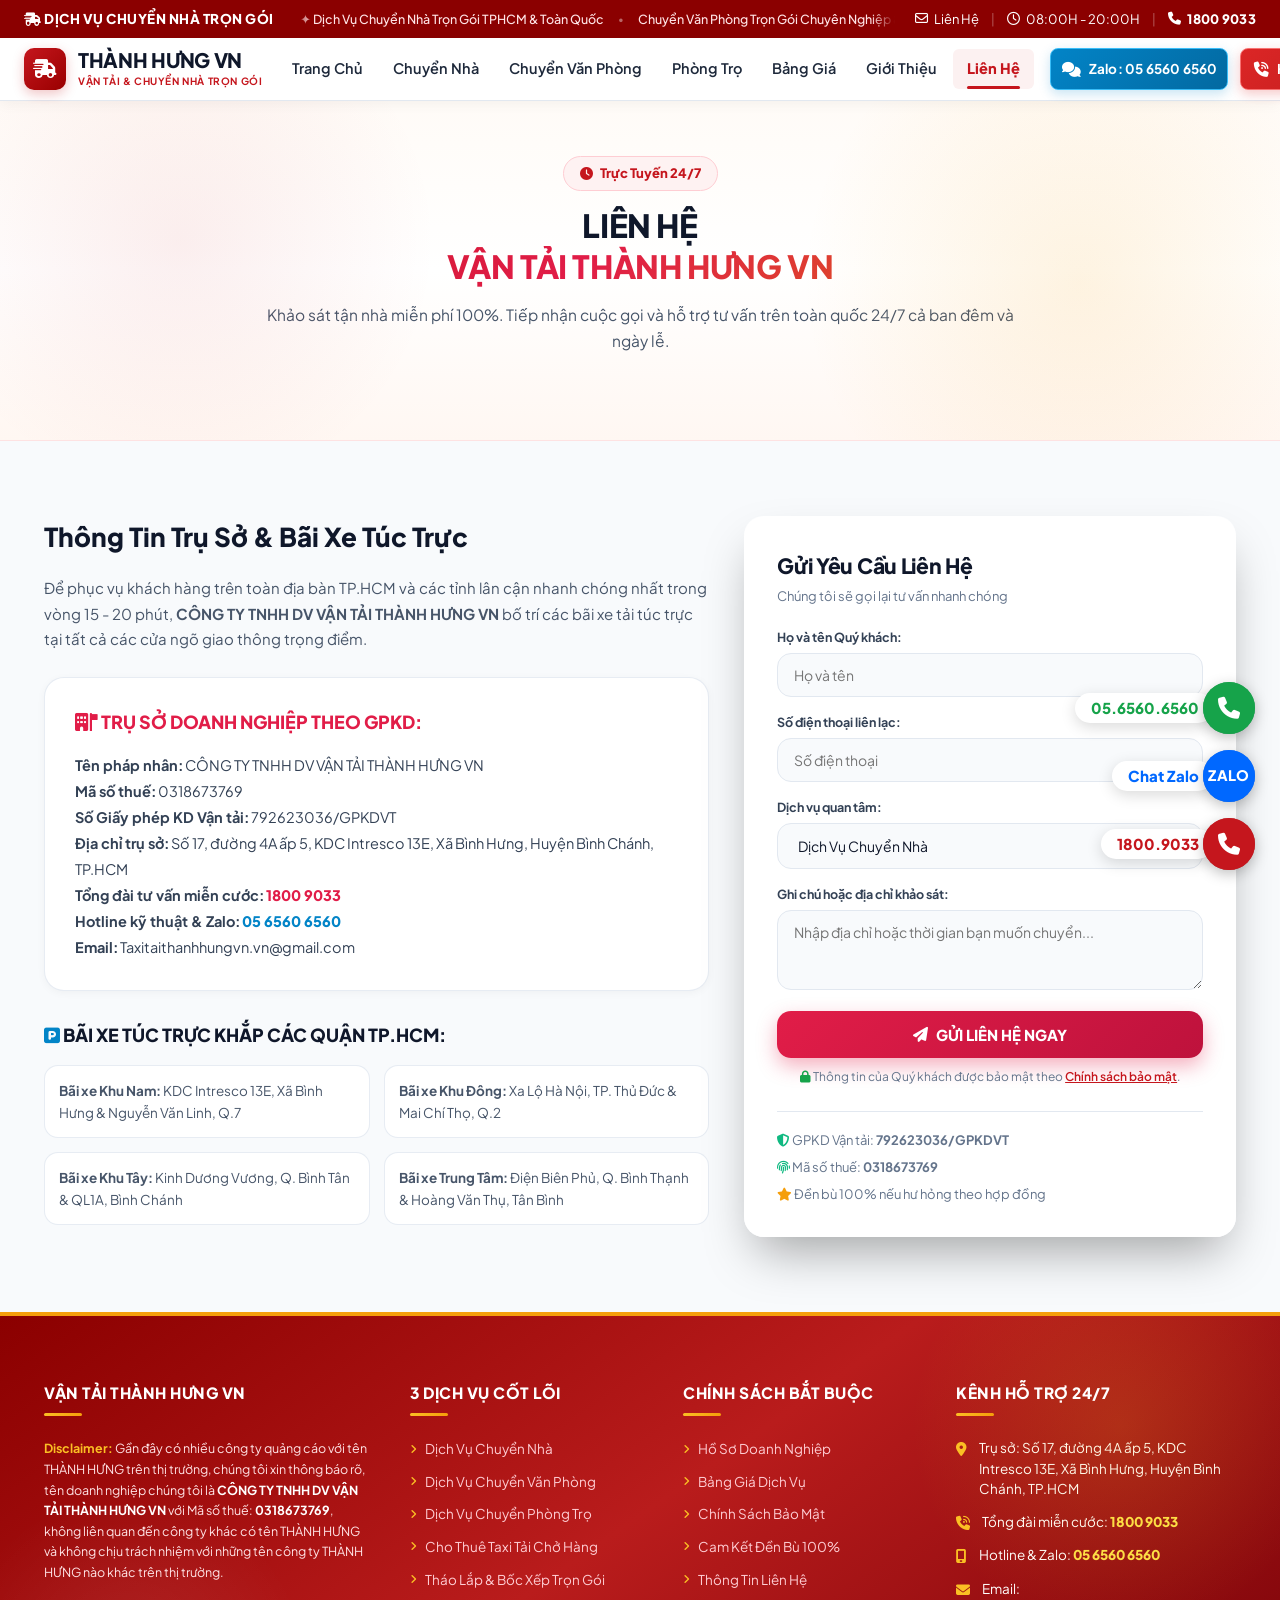
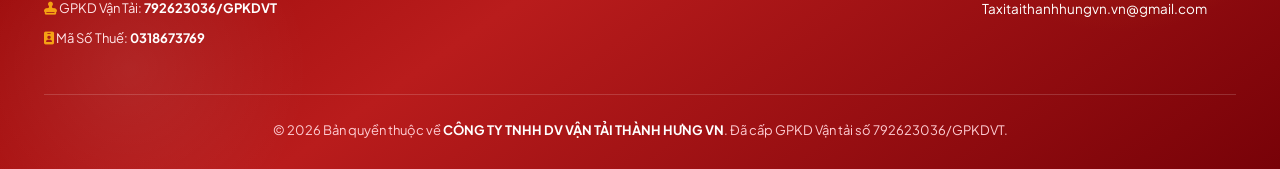
<file: lien-he.html>
<!DOCTYPE html>
<html lang="vi">
<head>
  <meta charset="UTF-8">
  <meta name="viewport" content="width=device-width, initial-scale=1.0">
  <title>Liên Hệ Báo Giá Chuyển Nhà, Chuyển Văn Phòng 24/7 | Hotline: 1800 9033</title>
  <meta name="description" content="Liên hệ tổng đài miễn cước 1800 9033 và Zalo 05 6560 6560 nhận tư vấn và báo giá dịch vụ chuyển nhà, chuyển văn phòng trọn gói nhanh chóng trong 5 phút.">
  <meta name="keywords" content="liên hệ chuyển nhà, tổng đài chuyển nhà, số điện thoại chuyển nhà tphcm, báo giá chuyển nhà nhanh">
    <!-- FAVICON TAB TRÌNH DUYỆT (LOGO NHỎ TRÊN THANH TAB) -->
  <link rel="icon" type="image/svg+xml" href="assets/img/favicon.svg">
  <link rel="icon" type="image/png" sizes="64x64" href="assets/img/favicon.png">
  <link rel="apple-touch-icon" href="assets/img/favicon.png">
  <link rel="shortcut icon" href="favicon.ico">
  <link rel="canonical" href="https://taxitaithanhhungvn.vn/lien-he.html">
  <link rel="preconnect" href="https://fonts.googleapis.com">
  <link rel="preconnect" href="https://fonts.gstatic.com" crossorigin>
  <link href="https://fonts.googleapis.com/css2?family=Plus+Jakarta+Sans:wght@400;500;600;700;800;900&display=swap" rel="stylesheet">
  <link rel="stylesheet" href="https://cdnjs.cloudflare.com/ajax/libs/font-awesome/6.4.0/css/all.min.css">
  <link rel="stylesheet" href="assets/css/style.css?v=20261021t">
</head>
<body>

  <!-- TOPBAR ĐỎ DOANH NGHIỆP & CHỮ CHẠY QUẢNG CÁO CHUẨN GOOGLE ADS & SEO -->
  <div class="topbar">
    <div class="container">
      <div class="topbar-wrapper">
        <div class="topbar-left">
          <span class="topbar-brand-tag">
            <i class="fa-solid fa-truck-fast"></i> DỊCH VỤ CHUYỂN NHÀ TRỌN GÓI
          </span>
          <div class="topbar-ticker-container" title="Thông tin dịch vụ">
            <div class="topbar-ticker-track">
              <span>✦ Dịch Vụ Chuyển Nhà Trọn Gói TPHCM &amp; Toàn Quốc</span>
              <span class="sep">•</span>
              <span>Chuyển Văn Phòng Trọn Gói Chuyên Nghiệp &amp; An Toàn</span>
              <span class="sep">•</span>
              <span>Báo Giá Nhanh</span>
              <span class="sep">•</span>
              <span>Cam Kết Bảo Hiểm &amp; Đền Bù 100% Giá Trị Tài Sản</span>
              <span class="sep">•</span>
              <span>Phục Vụ 24/7 Cả Ban Đêm &amp; Ngày Lễ Không Tăng Giá</span>
              <span class="sep">•</span>
              <span>Tổng Đài Miễn Cước: 1800 9033</span>
              <span class="sep">•</span>
              <!-- Lặp lại để chạy vô tận mượt mà -->
              <span>✦ Dịch Vụ Chuyển Nhà Trọn Gói TPHCM &amp; Toàn Quốc</span>
              <span class="sep">•</span>
              <span>Chuyển Văn Phòng Trọn Gói Chuyên Nghiệp &amp; An Toàn</span>
              <span class="sep">•</span>
              <span>Báo Giá Nhanh</span>
              <span class="sep">•</span>
              <span>Cam Kết Bảo Hiểm &amp; Đền Bù 100% Giá Trị Tài Sản</span>
              <span class="sep">•</span>
              <span>Phục Vụ 24/7 Cả Ban Đêm &amp; Ngày Lễ Không Tăng Giá</span>
              <span class="sep">•</span>
              <span>Tổng Đài Miễn Cước: 1800 9033</span>
              <span class="sep">•</span>
            </div>
          </div>
        </div>
        <div class="topbar-right-contacts">
          <a href="lien-he.html" class="topbar-link"><i class="fa-regular fa-envelope"></i> Liên Hệ</a>
          <span class="topbar-divider">|</span>
          <span class="topbar-clock"><i class="fa-regular fa-clock"></i> 08:00H - 20:00H</span>
          <span class="topbar-divider">|</span>
          <a href="tel:18009033" class="topbar-phone"><i class="fa-solid fa-phone"></i> 1800 9033</a>
        </div>
      </div>
    </div>
  </div>

  <!-- AESTHETIC HEADER -->
  <header class="main-header">
    <div class="container">
      <div class="header-container">
        <a href="index.html" class="brand-logo">
          <div class="logo-emblem"><i class="fa-solid fa-truck-fast"></i></div>
          <div class="logo-text-group">
            <span class="logo-main-text">THÀNH HƯNG VN</span>
            <span class="logo-sub-text">VẬN TẢI & CHUYỂN NHÀ TRỌN GÓI</span>
          </div>
        </a>

        <nav class="nav-pill-wrapper">
          <a href="index.html" class="nav-link">Trang Chủ</a>
          <a href="dich-vu-chuyen-nha.html" class="nav-link">Chuyển Nhà</a>
          <a href="dich-vu-chuyen-van-phong.html" class="nav-link">Chuyển Văn Phòng</a>
          <a href="dich-vu-chuyen-phong-tro.html" class="nav-link">Phòng Trọ</a>
          <a href="bang-gia.html" class="nav-link">Bảng Giá</a>
          <a href="gioi-thieu.html" class="nav-link">Giới Thiệu</a>
          <a href="lien-he.html" class="nav-link active">Liên Hệ</a>
        </nav>

        <div class="header-actions">
          <a href="https://zalo.me/0565606560" target="_blank" class="btn-zalo-pill" title="Chat Zalo Khảo Sát Báo Giá">
            <i class="fa-solid fa-comments"></i> <span>Zalo: 05 6560 6560</span>
          </a>
          <a href="tel:18009033" class="btn-hotline-pill" title="Tổng Đài Miễn Cước 24/7">
            <i class="fa-solid fa-phone-volume"></i> <span>Hotline: 1800 9033</span>
          </a>
        </div>

        <button class="mobile-nav-toggle" aria-label="Menu"><i class="fa-solid fa-bars-staggered"></i></button>
      </div>
    </div>
  </header>

  <!-- HERO -->
  <section class="modern-hero" style="padding: 55px 0 65px;">
    <div class="container" style="text-align: center;">
      <span class="page-hero-badge">
        <i class="fa-solid fa-clock"></i> Trực Tuyến 24/7
      </span>
      <h1 class="page-hero-title">LIÊN HỆ <span class="hero-lucky-gradient">VẬN TẢI THÀNH HƯNG VN</span></h1>
      <p class="page-hero-subhead">Khảo sát tận nhà miễn phí 100%. Tiếp nhận cuộc gọi và hỗ trợ tư vấn trên toàn quốc 24/7 cả ban đêm và ngày lễ.</p>
    </div>
  </section>

  <!-- CONTENT -->
  <section class="section">
    <div class="container">
      <div class="calculator-split-grid">
        <div>
          <h2 style="font-size: 26px; font-weight: 800; color: #0f172a; margin-bottom: 18px;">
            Thông Tin Trụ Sở & Bãi Xe Túc Trực
          </h2>
          <p style="color: #475569; font-size: 15px; line-height: 1.7; margin-bottom: 25px;">
            Để phục vụ khách hàng trên toàn địa bàn TP.HCM và các tỉnh lân cận nhanh chóng nhất trong vòng 15 - 20 phút, <strong>CÔNG TY TNHH DV VẬN TẢI THÀNH HƯNG VN</strong> bố trí các bãi xe tải túc trực tại tất cả các cửa ngõ giao thông trọng điểm.
          </p>

          <div style="background: #ffffff; border: 1px solid var(--border-light); border-radius: var(--radius-lg); padding: 30px; box-shadow: var(--shadow-sm); margin-bottom: 30px;">
            <h3 style="font-size: 18px; font-weight: 800; color: var(--primary); margin-bottom: 15px;">
              <i class="fa-solid fa-building-flag"></i> TRỤ SỞ DOANH NGHIỆP THEO GPKD:
            </h3>
            <ul style="font-size: 14.5px; color: #334155; line-height: 1.8;">
              <li><strong>Tên pháp nhân:</strong> CÔNG TY TNHH DV VẬN TẢI THÀNH HƯNG VN</li>
              <li><strong>Mã số thuế:</strong> 0318673769</li>
              <li><strong>Số Giấy phép KD Vận tải:</strong> 792623036/GPKDVT</li>
              <li><strong>Địa chỉ trụ sở:</strong> Số 17, đường 4A ấp 5, KDC Intresco 13E, Xã Bình Hưng, Huyện Bình Chánh, TP.HCM</li>
              <li><strong>Tổng đài tư vấn miễn cước:</strong> <a href="tel:18009033" style="color: var(--primary); font-weight: 800;">1800 9033</a></li>
              <li><strong>Hotline kỹ thuật & Zalo:</strong> <a href="tel:0565606560" style="color: var(--secondary); font-weight: 800;">05 6560 6560</a></li>
              <li><strong>Email:</strong> Taxitaithanhhungvn.vn@gmail.com</li>
            </ul>
          </div>

          <h3 style="font-size: 18px; font-weight: 800; color: #0f172a; margin-bottom: 15px;">
            <i class="fa-solid fa-square-parking" style="color: var(--secondary);"></i> BÃI XE TÚC TRỰC KHẮP CÁC QUẬN TP.HCM:
          </h3>
          <div style="display: grid; grid-template-columns: 1fr 1fr; gap: 14px; font-size: 13.5px; color: #475569;">
            <div style="background: #fff; padding: 14px; border-radius: var(--radius-md); border: 1px solid var(--border-light);">
              <strong>Bãi xe Khu Nam:</strong> KDC Intresco 13E, Xã Bình Hưng & Nguyễn Văn Linh, Q.7
            </div>
            <div style="background: #fff; padding: 14px; border-radius: var(--radius-md); border: 1px solid var(--border-light);">
              <strong>Bãi xe Khu Đông:</strong> Xa Lộ Hà Nội, TP. Thủ Đức & Mai Chí Thọ, Q.2
            </div>
            <div style="background: #fff; padding: 14px; border-radius: var(--radius-md); border: 1px solid var(--border-light);">
              <strong>Bãi xe Khu Tây:</strong> Kinh Dương Vương, Q. Bình Tân & QL1A, Bình Chánh
            </div>
            <div style="background: #fff; padding: 14px; border-radius: var(--radius-md); border: 1px solid var(--border-light);">
              <strong>Bãi xe Trung Tâm:</strong> Điện Biên Phủ, Q. Bình Thạnh & Hoàng Văn Thụ, Tân Bình
            </div>
          </div>
        </div>

        <!-- CONTACT FORM -->
        <div>
          <div class="glass-quote-panel">
            <div class="quote-panel-title">Gửi Yêu Cầu Liên Hệ</div>
            <div class="quote-panel-sub">Chúng tôi sẽ gọi lại tư vấn nhanh chóng</div>
            
            <form id="quickQuoteForm" action="https://formsubmit.co/Taxitaithanhhungvn.vn@gmail.com" method="POST">
              <!-- CẤU HÌNH GỬI THẲNG VỀ GMAIL TAXITAITHANHHUNGVN.VN@GMAIL.COM -->
              <input type="hidden" name="_subject" value="✦ [LIÊN HỆ MỚI] Có khách gửi tin nhắn từ Website!">
              <input type="hidden" name="_captcha" value="false">
              <input type="hidden" name="_template" value="table">
              <input type="hidden" name="_next" value="https://taxitaithanhhungvn.vn/lien-he.html">

              <div class="modern-input-group">
                <label class="modern-label">Họ và tên Quý khách:</label>
                <input type="text" name="Họ và tên" class="modern-input" placeholder="Họ và tên" required>
              </div>
              <div class="modern-input-group">
                <label class="modern-label">Số điện thoại liên lạc:</label>
                <input type="tel" name="Số điện thoại" class="modern-input" placeholder="Số điện thoại" required>
              </div>
              <div class="modern-input-group">
                <label class="modern-label">Dịch vụ quan tâm:</label>
                <select name="Dịch vụ quan tâm" class="modern-input">
                  <option value="Dịch Vụ Chuyển Nhà">Dịch Vụ Chuyển Nhà</option>
                  <option value="Dịch Vụ Chuyển Văn Phòng">Dịch Vụ Chuyển Văn Phòng</option>
                  <option value="Dịch Vụ Chuyển Phòng Trọ">Dịch Vụ Chuyển Phòng Trọ</option>
                  <option value="Thuê Xe Taxi Tải">Thuê Xe Taxi Tải</option>
                </select>
              </div>
              <div class="modern-input-group">
                <label class="modern-label">Ghi chú hoặc địa chỉ khảo sát:</label>
                <textarea name="Ghi chú yêu cầu" class="modern-input" rows="3" placeholder="Nhập địa chỉ hoặc thời gian bạn muốn chuyển..."></textarea>
              </div>
              <button type="submit" class="btn-gradient-submit">
                <i class="fa-solid fa-paper-plane"></i> GỬI LIÊN HỆ NGAY
              </button>
              <p style="font-size: 12px; color: #64748b; text-align: center; margin-top: 10px; line-height: 1.5;">
                <i class="fa-solid fa-lock" style="color: #16a34a;"></i> Thông tin của Quý khách được bảo mật theo <a href="chinh-sach-bao-mat.html" style="color: #c5161d; text-decoration: underline; font-weight: 600;">Chính sách bảo mật</a>.
              </p>
              <div id="quoteResultBox"></div>
            </form>

            <div style="margin-top: 25px; border-top: 1px solid #e2e8f0; padding-top: 18px; font-size: 13px; color: #64748b;">
              <p style="margin-bottom: 6px;"><i class="fa-solid fa-shield-halved" style="color: #10b981;"></i> GPKD Vận tải: <strong>792623036/GPKDVT</strong></p>
              <p style="margin-bottom: 6px;"><i class="fa-solid fa-fingerprint" style="color: #10b981;"></i> Mã số thuế: <strong>0318673769</strong></p>
              <p><i class="fa-solid fa-star" style="color: #f59e0b;"></i> Đền bù 100% nếu hư hỏng theo hợp đồng</p>
            </div>
          </div>
        </div>
      </div>
    </div>
  </section>

  <!-- MODERN FOOTER -->
  <div id="site-footer">
  <!-- 12. MODERN LUXURY FOOTER (MAY MẮN & THỊNH VƯỢNG) -->
  <footer class="modern-footer">
    <div class="container">
      <div class="footer-four-columns">
        <!-- CỘT 1: THÔNG TIN PHÁP NHÂN DOANH NGHIỆP -->
        <div>
          <h4 class="footer-col-header">VẬN TẢI THÀNH HƯNG VN</h4>
          <p style="font-size: 12.5px; line-height: 1.65; margin-bottom: 14px; color: #ffe4e6;">
            <strong style="color: #fbbf24;">Disclaimer:</strong> Gần đây có nhiều công ty quảng cáo với tên THÀNH HƯNG trên thị trường, chúng tôi xin thông báo rõ, tên doanh nghiệp chúng tôi là <strong>CÔNG TY TNHH DV VẬN TẢI THÀNH HƯNG VN</strong> với Mã số thuế: <strong>0318673769</strong>, không liên quan đến công ty khác có tên THÀNH HƯNG và không chịu trách nhiệm với những tên công ty THÀNH HƯNG nào khác trên thị trường.
          </p>
          <p style="font-size: 13px; color: #ffe4e6; margin-bottom: 8px;">
            <i class="fa-solid fa-stamp" style="color: #f59e0b;"></i> GPKD Vận Tải: <strong>792623036/GPKDVT</strong>
          </p>
          <p style="font-size: 13px; color: #ffe4e6;">
            <i class="fa-solid fa-id-badge" style="color: #f59e0b;"></i> Mã Số Thuế: <strong>0318673769</strong>
          </p>
        </div>

        <!-- CỘT 2: 3 DỊCH VỤ CỐT LÕI -->
        <div>
          <h4 class="footer-col-header">3 DỊCH VỤ CỐT LÕI</h4>
          <ul class="footer-link-list">
            <li><a href="dich-vu-chuyen-nha.html"><i class="fa-solid fa-angle-right"></i> Dịch Vụ Chuyển Nhà</a></li>
            <li><a href="dich-vu-chuyen-van-phong.html"><i class="fa-solid fa-angle-right"></i> Dịch Vụ Chuyển Văn Phòng</a></li>
            <li><a href="dich-vu-chuyen-phong-tro.html"><i class="fa-solid fa-angle-right"></i> Dịch Vụ Chuyển Phòng Trọ</a></li>
            <li><a href="bang-gia.html"><i class="fa-solid fa-angle-right"></i> Cho Thuê Taxi Tải Chở Hàng</a></li>
            <li><a href="bang-gia.html"><i class="fa-solid fa-angle-right"></i> Tháo Lắp & Bốc Xếp Trọn Gói</a></li>
          </ul>
        </div>

        <!-- CỘT 3: CHÍNH SÁCH BẮT BUỘC -->
        <div>
          <h4 class="footer-col-header">CHÍNH SÁCH BẮT BUỘC</h4>
          <ul class="footer-link-list">
            <li><a href="gioi-thieu.html"><i class="fa-solid fa-angle-right"></i> Hồ Sơ Doanh Nghiệp</a></li>
            <li><a href="bang-gia.html"><i class="fa-solid fa-angle-right"></i> Bảng Giá Dịch Vụ</a></li>
            <li><a href="chinh-sach-bao-mat.html"><i class="fa-solid fa-angle-right"></i> Chính Sách Bảo Mật</a></li>
            <li><a href="dieu-khoan-boi-thuong.html"><i class="fa-solid fa-angle-right"></i> Cam Kết Đền Bù 100%</a></li>
            <li><a href="lien-he.html"><i class="fa-solid fa-angle-right"></i> Thông Tin Liên Hệ</a></li>
          </ul>
        </div>

        <!-- CỘT 4: KÊNH HỖ TRỢ 24/7 -->
        <div>
          <h4 class="footer-col-header">KÊNH HỖ TRỢ 24/7</h4>
          <ul class="footer-contact-items">
            <li><i class="fa-solid fa-location-dot" style="color: var(--primary); margin-top: 4px;"></i>
              <div>Trụ sở: Số 17, đường 4A ấp 5, KDC Intresco 13E, Xã Bình Hưng, Huyện Bình Chánh, TP.HCM</div>
            </li>
            <li><i class="fa-solid fa-phone-volume" style="color: var(--primary); margin-top: 4px;"></i>
              <div>Tổng đài miễn cước: <a href="tel:18009033" style="color: #fbbf24; font-weight: 800;">1800 9033</a></div>
            </li>
            <li><i class="fa-solid fa-mobile-screen" style="color: var(--primary); margin-top: 4px;"></i>
              <div>Hotline & Zalo: <a href="tel:0565606560" style="color: #fbbf24; font-weight: 800;">05 6560 6560</a></div>
            </li>
            <li><i class="fa-solid fa-envelope" style="color: var(--primary); margin-top: 4px;"></i>
              <div>Email: Taxitaithanhhungvn.vn@gmail.com</div>
            </li>
          </ul>
        </div>
      </div>

      <!-- THANH BẢN QUYỀN (CĂN GIỮA TRANG TRỌNG, ĐÃ LƯỢC BỎ CHỮ THỪA) -->
      <div class="footer-copyright-bar" style="justify-content: center; text-align: center;">
        <div>
          &copy; 2026 Bản quyền thuộc về <strong>CÔNG TY TNHH DV VẬN TẢI THÀNH HƯNG VN</strong>. Đã cấp GPKD Vận tải số 792623036/GPKDVT.
        </div>
      </div>
    </div>
  </footer>
</div>

  <!-- 13. VIETNAMESE 3-BUTTON FLOATING CONTACT WIDGET -->
  <div class="vietnam-floating-dock">
    <!-- Nút 1: Hotline 05.6560.6560 (Xanh lá) -->
    <div class="dock-item dock-item-green">
      <a href="tel:0565606560" class="dock-label-pill" title="Gọi Hotline 05 6560 6560">
        <span>05.6560.6560</span>
      </a>
      <a href="tel:0565606560" class="dock-circle-btn btn-green" title="Gọi Hotline 05 6560 6560">
        <div class="sonar-wave wave-green"></div>
        <div class="sonar-fill fill-green"></div>
        <div class="circle-icon">
          <i class="fa-solid fa-phone"></i>
        </div>
      </a>
    </div>

    <!-- Nút 2: Zalo Báo Giá (Xanh dương - chữ ZALO đậm) -->
    <div class="dock-item dock-item-blue">
      <a href="https://zalo.me/0565606560" target="_blank" class="dock-label-pill" title="Chat Zalo 05 6560 6560">
        <span>Chat Zalo</span>
      </a>
      <a href="https://zalo.me/0565606560" target="_blank" class="dock-circle-btn btn-blue" title="Chat Zalo 05 6560 6560">
        <div class="sonar-wave wave-blue"></div>
        <div class="sonar-fill fill-blue"></div>
        <div class="circle-icon circle-zalo-text">
          <span>ZALO</span>
        </div>
      </a>
    </div>

    <!-- Nút 3: Tổng đài miễn cước 1800.9033 (Đỏ) -->
    <div class="dock-item dock-item-red">
      <a href="tel:18009033" class="dock-label-pill" title="Tổng Đài Miễn Cước 1800 9033">
        <span>1800.9033</span>
      </a>
      <a href="tel:18009033" class="dock-circle-btn btn-red" title="Gọi 1800 9033 (Miễn Cước)">
        <div class="sonar-wave wave-red"></div>
        <div class="sonar-fill fill-red"></div>
        <div class="circle-icon">
          <i class="fa-solid fa-phone"></i>
        </div>
      </a>
    </div>
  </div>

<div class="mobile-sticky-action-bar">
    <div class="mobile-action-grid">
      <a href="tel:18009033" class="btn-mobile-call"><i class="fa-solid fa-phone-volume"></i> Gọi 1800 9033</a>
      <a href="https://zalo.me/0565606560" target="_blank" class="btn-mobile-zalo"><i class="fa-solid fa-comment-dots"></i> Chat Zalo Ngay</a>
    </div>
  </div>

  <script src="assets/js/main.js?v=20261023mail"></script>
</body>
</html>
</file>
<file: assets/css/style.css>
@import url('https://fonts.googleapis.com/css2?family=Plus+Jakarta+Sans:wght@400;500;600;700;800;900&display=swap');

:root {
  --primary: #e11d48;
  --primary-hover: #be123c;
  --primary-glow: rgba(225, 29, 72, 0.35);
  --primary-light: #fff1f2;
  
  --secondary: #0284c7;
  --secondary-hover: #0369a1;
  --secondary-glow: rgba(2, 132, 199, 0.35);
  --secondary-light: #f0f9ff;
  
  --accent: #f59e0b;
  --success: #10b981;
  
  --dark-bg: #090e17;
  --dark-surface: #111827;
  --dark-card: rgba(17, 24, 39, 0.85);
  
  --text-main: #0f172a;
  --text-muted: #64748b;
  --text-light: #94a3b8;
  --white: #ffffff;
  
  --border-light: rgba(226, 232, 240, 0.8);
  --border-glass: rgba(255, 255, 255, 0.12);
  --glass-bg: rgba(255, 255, 255, 0.85);
  
  --shadow-sm: 0 2px 8px rgba(0, 0, 0, 0.04);
  --shadow-md: 0 8px 24px -4px rgba(0, 0, 0, 0.08);
  --shadow-lg: 0 20px 35px -8px rgba(0, 0, 0, 0.12);
  --shadow-glow: 0 0 25px rgba(225, 29, 72, 0.25);
  
  --radius-sm: 8px;
  --radius-md: 14px;
  --radius-lg: 20px;
  --radius-pill: 9999px;
  
  --transition: all 0.3s cubic-bezier(0.16, 1, 0.3, 1);
}

* {
  margin: 0;
  padding: 0;
  box-sizing: border-box;
  font-family: 'Plus Jakarta Sans', -apple-system, BlinkMacSystemFont, sans-serif;
}

body {
  background-color: #f8fafc;
  color: var(--text-main);
  line-height: 1.6;
  font-size: 15px;
  overflow-x: hidden;
  -webkit-user-select: none;
  -moz-user-select: none;
  -ms-user-select: none;
  user-select: none;
}

input, textarea, select {
  -webkit-user-select: auto;
  -moz-user-select: auto;
  -ms-user-select: auto;
  user-select: auto;
}

a {
  text-decoration: none;
  color: inherit;
  transition: var(--transition);
}

img {
  max-width: 100%;
  height: auto;
  display: block;
}

ul {
  list-style: none;
}

.container {
  width: 100%;
  max-width: 1240px;
  margin: 0 auto;
  padding: 0 24px;
}

/* ========================================================
   TOPBAR ĐỎ CHUẨN ĐẸP CAO CẤP (KHỚP 100% ẢNH MẪU)
   ======================================================== */
.topbar {
  background: #8b0000;
  color: #ffffff;
  font-size: 13px;
  height: 38px;
  display: flex;
  align-items: center;
  position: relative;
  z-index: 100;
}
.topbar .container {
  max-width: 1360px;
  width: 100%;
}
.topbar-wrapper {
  display: flex;
  justify-content: space-between;
  align-items: center;
  gap: 20px;
}

/* KHỐI TRÁI: THƯƠNG HIỆU & TICKER CHẠY MƯỢT */
.topbar-left {
  display: flex;
  align-items: center;
  gap: 16px;
  flex: 1;
  min-width: 0;
  overflow: hidden;
}
.topbar-brand-tag {
  font-weight: 800;
  font-size: 13.5px;
  letter-spacing: 0.5px;
  color: #ffffff;
  white-space: nowrap;
  flex-shrink: 0;
  text-transform: uppercase;
}
.topbar-ticker-container {
  display: flex;
  overflow: hidden;
  position: relative;
  flex: 1;
  min-width: 0;
  mask-image: linear-gradient(90deg, transparent 0%, #000 4%, #000 96%, transparent 100%);
  -webkit-mask-image: linear-gradient(90deg, transparent 0%, #000 4%, #000 96%, transparent 100%);
}
.topbar-ticker-track {
  display: inline-flex;
  white-space: nowrap;
  will-change: transform;
  animation: topbarMarquee 35s linear infinite;
}
.topbar-ticker-container:hover .topbar-ticker-track {
  animation-play-state: paused;
}
.topbar-ticker-track span {
  display: inline-flex;
  align-items: center;
  padding: 0 10px;
  font-size: 12.5px;
  font-weight: 500;
  color: #ffe4e6;
}
.topbar-ticker-track .sep {
  color: rgba(255, 255, 255, 0.4);
  font-size: 10px;
  padding: 0 4px;
}
@keyframes topbarMarquee {
  0% { transform: translateX(0); }
  100% { transform: translateX(-50%); }
}

/* KHỐI PHẢI: LIÊN HỆ | GIỜ | SỐ ĐIỆN THOẠI (CHUẨN ẢNH MẪU KHÔNG HỘP RƯỜM RÀ) */
.topbar-right-contacts {
  display: inline-flex;
  align-items: center;
  gap: 12px;
  flex-shrink: 0;
  font-size: 13px;
  color: #ffffff;
}
.topbar-right-contacts a {
  color: #ffffff;
  display: inline-flex;
  align-items: center;
  gap: 6px;
  transition: opacity 0.2s ease;
}
.topbar-right-contacts a:hover {
  opacity: 0.85;
}
.topbar-right-contacts .topbar-clock {
  display: inline-flex;
  align-items: center;
  gap: 6px;
  color: #ffffff;
  font-weight: 400;
}
.topbar-right-contacts .topbar-divider {
  color: rgba(255, 255, 255, 0.4);
  font-weight: 300;
}
.topbar-right-contacts .topbar-phone {
  color: #ffffff;
  font-weight: 800;
  letter-spacing: 0.3px;
}

@media (max-width: 991px) {
  .topbar-ticker-container {
    display: none;
  }
}
@media (max-width: 640px) {
  .topbar {
    height: 34px;
  }
  .topbar-brand-tag {
    font-size: 11.5px;
  }
  .topbar-right-contacts .topbar-clock,
  .topbar-right-contacts .topbar-divider:nth-child(2) {
    display: none;
  }
  .topbar-right-contacts {
    gap: 8px;
    font-size: 12px;
  }
}

/* ========================================================
   FLOATING GLASSMORPHISM HEADER & AESTHETIC NAVIGATION
   ======================================================== */
/* ========================================================
   MODERN HIGH-END HEADER & BALANCED DUAL ACTION BUTTONS
   ======================================================== */
.main-header {
  position: sticky;
  top: 0;
  z-index: 1000;
  background: #ffffff;
  border-bottom: 1px solid #e2e8f0;
  box-shadow: 0 2px 14px rgba(0, 0, 0, 0.05);
  transition: var(--transition);
}

.main-header .container {
  max-width: 1380px;
  width: 100%;
}

.header-container {
  display: flex;
  align-items: center;
  justify-content: space-between;
  padding: 10px 0;
  gap: 16px;
}

/* LOGO THẨM MỸ CAO CẤP */
.brand-logo {
  display: flex;
  align-items: center;
  gap: 12px;
  text-decoration: none;
  flex-shrink: 0;
}
.logo-emblem {
  width: 42px;
  height: 42px;
  background: linear-gradient(135deg, #c5161d 0%, #990000 100%);
  border-radius: 10px;
  display: flex;
  align-items: center;
  justify-content: center;
  color: #ffffff;
  font-size: 19px;
  box-shadow: 0 4px 12px rgba(197, 22, 29, 0.25);
  transition: transform 0.2s ease;
}
.brand-logo:hover .logo-emblem {
  transform: scale(1.05);
}
.logo-text-group {
  display: flex;
  flex-direction: column;
}
.logo-main-text {
  font-size: 20px;
  font-weight: 900;
  letter-spacing: -0.3px;
  line-height: 1.1;
  color: #0f172a;
}
.logo-sub-text {
  font-size: 10px;
  font-weight: 700;
  color: #c5161d;
  letter-spacing: 0.6px;
  text-transform: uppercase;
  margin-top: 2px;
}

/* NAVIGATION MENU - THIẾT KẾ HIỆN ĐẠI, TINH TẾ, CHUẨN DOANH NGHIỆP CAO CẤP */
.nav-pill-wrapper {
  display: flex;
  align-items: center;
  gap: 2px;
  background: transparent;
  padding: 0;
  border: none;
}
.nav-pill-link,
.nav-link {
  position: relative;
  display: inline-flex;
  align-items: center;
  justify-content: center;
  padding: 8px 14px;
  border-radius: 6px;
  font-size: 14.5px;
  font-weight: 600;
  color: #1e293b;
  transition: all 0.2s cubic-bezier(0.16, 1, 0.3, 1);
  white-space: nowrap;
  text-decoration: none;
}
.nav-pill-link::after,
.nav-link::after {
  content: '';
  position: absolute;
  bottom: 0px;
  left: 14px;
  right: 14px;
  height: 2.5px;
  background: #c5161d;
  border-radius: 4px;
  transform: scaleX(0);
  transform-origin: center;
  transition: transform 0.25s ease;
}
.nav-pill-link:hover,
.nav-link:hover {
  color: #c5161d;
  background: rgba(197, 22, 29, 0.05);
}
.nav-pill-link:hover::after,
.nav-link:hover::after {
  transform: scaleX(1);
}
.nav-pill-link.active,
.nav-link.active {
  color: #c5161d;
  font-weight: 800;
  background: rgba(197, 22, 29, 0.06);
}
.nav-pill-link.active::after,
.nav-link.active::after {
  transform: scaleX(1);
}

/* HEADER ACTION BUTTONS - 2 NÚT HOÀN TOÀN CÂN XỨNG, CÙNG KÍCH THƯỚC (176PX x 42PX), KIỂU DÁNG SANG TRỌNG */
.header-actions {
  display: flex;
  align-items: center;
  gap: 12px;
  flex-shrink: 0;
}
.btn-zalo-pill,
.btn-hotline-pill {
  display: inline-flex;
  align-items: center;
  justify-content: center;
  gap: 8px;
  height: 42px;
  width: 178px;
  min-width: 178px;
  max-width: 178px;
  padding: 0 14px;
  border-radius: 8px;
  font-weight: 700;
  font-size: 13.5px;
  letter-spacing: 0.2px;
  white-space: nowrap !important;
  text-decoration: none;
  box-sizing: border-box;
  transition: all 0.25s cubic-bezier(0.16, 1, 0.3, 1);
  position: relative;
  overflow: hidden;
}

/* NÚT ZALO */
.btn-zalo-pill {
  background: linear-gradient(135deg, #0284c7 0%, #0369a1 100%);
  color: #ffffff !important;
  border: 1px solid #38bdf8;
  box-shadow: 0 4px 12px rgba(2, 132, 199, 0.22);
}
.btn-zalo-pill i {
  font-size: 15px;
  transition: transform 0.25s ease;
}
.btn-zalo-pill:hover {
  background: linear-gradient(135deg, #0369a1 0%, #075985 100%);
  border-color: #7dd3fc;
  transform: translateY(-2px);
  box-shadow: 0 6px 18px rgba(2, 132, 199, 0.38);
}
.btn-zalo-pill:hover i {
  transform: scale(1.18);
}

/* NÚT HOTLINE */
.btn-hotline-pill {
  background: linear-gradient(135deg, #dc2626 0%, #b91c1c 100%);
  color: #ffffff !important;
  border: 1px solid #f87171;
  box-shadow: 0 4px 12px rgba(220, 38, 38, 0.25);
}
.btn-hotline-pill i {
  font-size: 15px;
  transition: transform 0.25s ease;
}
.btn-hotline-pill:hover {
  background: linear-gradient(135deg, #b91c1c 0%, #991b1b 100%);
  border-color: #fca5a5;
  transform: translateY(-2px);
  box-shadow: 0 6px 18px rgba(220, 38, 38, 0.42);
}
.btn-hotline-pill:hover i {
  animation: phoneRingWiggle 0.45s ease-in-out infinite;
}

@keyframes phoneRingWiggle {
  0%, 100% { transform: rotate(0deg); }
  25% { transform: rotate(-14deg); }
  50% { transform: rotate(14deg); }
  75% { transform: rotate(-8deg); }
}

.mobile-nav-toggle {
  display: none;
  background: none;
  border: none;
  font-size: 24px;
  color: #0f172a;
  cursor: pointer;
  padding: 6px;
}

/* ========================================================
   SLEEK RED SERVICES BAR (BANNER 3 DỊCH VỤ CỐT LÕI)
   ======================================================== */
.services-ribbon-bar {
  background: linear-gradient(90deg, #9f1239 0%, #e11d48 35%, #e11d48 65%, #9f1239 100%);
  box-shadow: 0 4px 16px rgba(225, 29, 72, 0.3);
  position: relative;
  overflow: hidden;
}
.services-ribbon-bar::before {
  content: '';
  position: absolute;
  top: 0; left: -100%; width: 100%; height: 100%;
  background: linear-gradient(90deg, transparent, rgba(255, 255, 255, 0.25), transparent);
  animation: shineRibbon 4s infinite;
}
@keyframes shineRibbon {
  0% { left: -100%; }
  40% { left: 100%; }
  100% { left: 100%; }
}
.services-ribbon-content {
  display: flex;
  justify-content: center;
  align-items: center;
  gap: 32px;
  padding: 13px 0;
  flex-wrap: wrap;
}
.ribbon-item {
  display: inline-flex;
  align-items: center;
  gap: 10px;
  color: #ffffff;
  font-weight: 800;
  font-size: 15px;
  text-transform: uppercase;
  letter-spacing: 0.5px;
  padding: 4px 16px;
  border-radius: var(--radius-pill);
  background: rgba(255, 255, 255, 0.12);
  border: 1px solid rgba(255, 255, 255, 0.2);
  transition: var(--transition);
}
.ribbon-item:hover, .ribbon-item.current {
  background: #ffffff;
  color: var(--primary);
  box-shadow: 0 4px 12px rgba(0, 0, 0, 0.2);
  transform: translateY(-2px);
}
.ribbon-item i {
  font-size: 16px;
}
.ribbon-divider {
  color: rgba(255, 255, 255, 0.4);
  font-weight: 300;
}

/* ========================================================
   HERO SECTION - PHONG THỦY MAY MẮN, TƯƠI TẮN, ĐỠ RỐI MẮT (ĐỒNG BỘ MỌI TRANG)
   ======================================================== */
.modern-hero {
  position: relative;
  background: linear-gradient(180deg, #fffbf7 0%, #ffffff 50%, #fff7f2 100%);
  color: #0f172a;
  padding: 50px 0 65px;
  border-bottom: 1px solid #fee2e2;
  overflow: hidden;
}
.modern-hero::before {
  content: '';
  position: absolute;
  top: -120px;
  left: -80px;
  width: 520px;
  height: 520px;
  background: radial-gradient(circle, rgba(197, 22, 29, 0.07) 0%, transparent 70%);
  border-radius: 50%;
  pointer-events: none;
}
.modern-hero::after {
  content: '';
  position: absolute;
  top: -100px;
  right: -80px;
  width: 560px;
  height: 560px;
  background: radial-gradient(circle, rgba(245, 158, 11, 0.12) 0%, transparent 70%);
  border-radius: 50%;
  pointer-events: none;
}

/* Subpage Bright Hero Elements */
.page-hero-title {
  font-size: clamp(26px, 2.5vw, 36px);
  font-weight: 900;
  color: #0f172a;
  line-height: 1.3;
  margin: 14px 0;
  letter-spacing: -0.4px;
}
.page-hero-subhead {
  color: #475569;
  font-size: 15.5px;
  line-height: 1.7;
  max-width: 780px;
  margin: 0 auto 20px;
}
.page-hero-badge {
  display: inline-flex;
  align-items: center;
  gap: 7px;
  background: #fef2f2;
  color: #c5161d;
  border: 1px solid #fecdd3;
  font-size: 13px;
  font-weight: 800;
  padding: 6px 16px;
  border-radius: var(--radius-pill);
}

.modern-hero.hero-lucky-theme .container {
  max-width: 1320px;
}

.hero-layout {
  display: grid;
  grid-template-columns: 1.08fr 0.92fr;
  gap: 36px;
  align-items: stretch;
  position: relative;
  z-index: 2;
}

.hero-left-col {
  display: flex;
  flex-direction: column;
  justify-content: space-between;
  height: 100%;
}

.hero-right-col {
  display: flex;
  flex-direction: column;
  height: 100%;
}

/* Lucky Headline (Cân đối thẩm mỹ, không bao giờ bị rớt chữ mồ côi) */
.hero-lucky-theme .hero-headline {
  font-size: clamp(26px, 2.3vw, 34px);
  font-weight: 900;
  line-height: 1.35;
  color: #0f172a;
  margin-bottom: 16px;
  letter-spacing: -0.4px;
  text-wrap: balance;
}
.hero-headline-main {
  display: block;
  margin-bottom: 4px;
}
.hero-lucky-gradient {
  display: block;
  background: linear-gradient(135deg, #c5161d 0%, #e11d48 45%, #d97706 100%);
  -webkit-background-clip: text;
  -webkit-text-fill-color: transparent;
  font-weight: 900;
}

@media (min-width: 992px) {
  .hero-headline-main,
  .hero-lucky-gradient {
    white-space: nowrap;
  }
}

/* Crisp Subhead */
.hero-lucky-theme .hero-subhead {
  font-size: 15.5px;
  color: #334155;
  line-height: 1.7;
  margin-bottom: 24px;
}
.hero-lucky-theme .hero-subhead strong {
  color: #0f172a;
  font-weight: 800;
}

/* Clean Action Buttons Group */
.hero-action-group {
  display: flex;
  gap: 14px;
  flex-wrap: wrap;
  align-items: center;
  margin-bottom: 26px;
}
.btn-hero-lucky-call {
  display: inline-flex;
  align-items: center;
  gap: 12px;
  background: linear-gradient(135deg, #c5161d 0%, #b91c1c 100%);
  color: #ffffff !important;
  padding: 10px 24px;
  border-radius: var(--radius-pill);
  text-decoration: none;
  box-shadow: 0 8px 22px rgba(197, 22, 29, 0.32);
  border: 2px solid #ef4444;
  transition: all 0.25s ease;
}
.btn-hero-lucky-call:hover {
  transform: translateY(-2px);
  box-shadow: 0 12px 28px rgba(197, 22, 29, 0.42);
  color: #ffffff !important;
}
.btn-hero-lucky-call .btn-pulse-icon {
  width: 36px;
  height: 36px;
  border-radius: 50%;
  background: rgba(255, 255, 255, 0.2);
  display: flex;
  align-items: center;
  justify-content: center;
  font-size: 15px;
  animation: pulse-ring 2s infinite ease-in-out;
}
.btn-hero-lucky-call .btn-text-wrap {
  display: flex;
  flex-direction: column;
  text-align: left;
  line-height: 1.25;
}
.btn-hero-lucky-call .btn-text-wrap strong {
  font-size: 15px;
  font-weight: 900;
  letter-spacing: 0.3px;
  color: #ffffff;
}
.btn-hero-lucky-call .btn-text-wrap small {
  font-size: 11.5px;
  color: #fecdd3;
  font-weight: 600;
}

.btn-hero-lucky-quote {
  display: inline-flex;
  align-items: center;
  gap: 8px;
  background: #ffffff;
  color: #0f172a !important;
  padding: 12px 22px;
  border-radius: var(--radius-pill);
  font-size: 14.5px;
  font-weight: 800;
  text-decoration: none;
  border: 2px solid #f59e0b;
  box-shadow: 0 4px 14px rgba(245, 158, 11, 0.15);
  transition: all 0.25s ease;
}
.btn-hero-lucky-quote:hover {
  background: #fffbeb;
  transform: translateY(-2px);
  color: #b45309 !important;
}

/* 4 Điểm Cam Kết Vàng Giúp 2 Cột Cân Bằng */
.hero-trust-bullets {
  display: grid;
  grid-template-columns: 1fr 1fr;
  gap: 10px 14px;
  margin-bottom: 22px;
}
.trust-bullet-item {
  font-size: 13px;
  color: #334155;
  font-weight: 700;
  display: flex;
  align-items: center;
  gap: 8px;
  line-height: 1.35;
}
.trust-bullet-item i {
  color: #16a34a;
  font-size: 13.5px;
  flex-shrink: 0;
}

/* 3 Lucky Trust Points (Airy, clean, no sensory overload) */
.hero-lucky-stats {
  display: grid;
  grid-template-columns: repeat(3, 1fr);
  gap: 12px;
}
.lucky-stat-item {
  background: #ffffff;
  border: 1px solid #f1f5f9;
  border-radius: var(--radius-md);
  padding: 12px 14px;
  display: flex;
  align-items: center;
  gap: 10px;
  box-shadow: 0 4px 12px rgba(0, 0, 0, 0.03);
  transition: transform 0.2s ease;
}
.lucky-stat-item:hover {
  transform: translateY(-2px);
  box-shadow: 0 6px 16px rgba(0, 0, 0, 0.06);
}
.lucky-stat-icon {
  width: 38px;
  height: 38px;
  border-radius: 10px;
  display: flex;
  align-items: center;
  justify-content: center;
  font-size: 15px;
  flex-shrink: 0;
}
.lucky-stat-icon.red {
  background: #fee2e2;
  color: #dc2626;
}
.lucky-stat-icon.gold {
  background: #fef3c7;
  color: #d97706;
}
.lucky-stat-icon.green {
  background: #dcfce7;
  color: #16a34a;
}
.lucky-stat-info {
  display: flex;
  flex-direction: column;
}
.lucky-stat-info strong {
  font-size: 15px;
  font-weight: 900;
  color: #0f172a;
  line-height: 1.2;
}
.lucky-stat-info span {
  font-size: 11px;
  color: #64748b;
  font-weight: 600;
}

/* HERO FROSTED QUOTE FORM */
.glass-quote-panel {
  background: rgba(255, 255, 255, 0.98);
  color: var(--text-main);
  border-radius: var(--radius-lg);
  padding: 32px;
  box-shadow: 0 25px 50px -12px rgba(0, 0, 0, 0.35);
  border: 1px solid rgba(255, 255, 255, 0.4);
  position: relative;
}
.quote-panel-title {
  font-size: 21px;
  font-weight: 900;
  color: #0f172a;
  letter-spacing: -0.3px;
}
.quote-panel-sub {
  font-size: 13px;
  color: var(--text-muted);
  margin-top: 4px;
  margin-bottom: 20px;
}
.modern-input-group {
  margin-bottom: 15px;
}
.modern-label {
  display: block;
  font-size: 12.5px;
  font-weight: 700;
  color: #334155;
  margin-bottom: 6px;
}
.modern-input {
  width: 100%;
  padding: 12px 16px;
  background: #f8fafc;
  border: 1.5px solid #e2e8f0;
  border-radius: var(--radius-md);
  font-size: 14px;
  color: var(--text-main);
  transition: var(--transition);
}
.modern-input:focus {
  outline: none;
  border-color: var(--primary);
  background: #fff;
  box-shadow: 0 0 0 4px var(--primary-light);
}
.btn-gradient-submit {
  width: 100%;
  padding: 14px;
  background: linear-gradient(135deg, #e11d48 0%, #be123c 100%);
  color: var(--white);
  border: none;
  border-radius: var(--radius-md);
  font-size: 15px;
  font-weight: 800;
  text-transform: uppercase;
  cursor: pointer;
  box-shadow: 0 8px 20px var(--primary-glow);
  transition: var(--transition);
  display: flex;
  align-items: center;
  justify-content: center;
  gap: 8px;
}
.btn-gradient-submit:hover {
  transform: translateY(-2px);
  box-shadow: 0 12px 24px var(--primary-glow);
}

/* ========================================================
   SECTION HEADINGS & LAYOUTS
   ======================================================== */
.section {
  padding: 75px 0;
}
.section-alt {
  background: #f1f5f9;
}
.section-title-wrapper {
  text-align: center;
  max-width: 720px;
  margin: 0 auto 50px;
}
.badge-pill-tag {
  display: inline-block;
  font-size: 12px;
  font-weight: 800;
  color: var(--primary);
  text-transform: uppercase;
  letter-spacing: 1px;
  background: var(--primary-light);
  border: 1px solid rgba(225, 29, 72, 0.15);
  padding: 4px 14px;
  border-radius: var(--radius-pill);
  margin-bottom: 12px;
}
.section-main-heading {
  font-size: 34px;
  font-weight: 900;
  letter-spacing: -0.5px;
  color: #0f172a;
  line-height: 1.25;
}
.section-lead-text {
  font-size: 16px;
  color: var(--text-muted);
  margin-top: 12px;
  line-height: 1.6;
}

/* ========================================================
   3 CORE SERVICES CARDS (LUXURY HOVER DESIGN)
   ======================================================== */
.services-card-grid {
  display: grid;
  grid-template-columns: repeat(3, 1fr);
  gap: 30px;
}
.service-lux-card {
  background: var(--white);
  border-radius: var(--radius-lg);
  overflow: hidden;
  border: 1px solid var(--border-light);
  box-shadow: var(--shadow-sm);
  transition: var(--transition);
  display: flex;
  flex-direction: column;
}
.service-lux-card:hover {
  transform: translateY(-10px);
  box-shadow: 0 20px 40px -15px rgba(0, 0, 0, 0.12);
  border-color: #cbd5e1;
}
.card-media {
  height: 230px;
  position: relative;
  overflow: hidden;
}
.card-media img {
  width: 100%;
  height: 100%;
  object-fit: cover;
  transition: transform 0.6s cubic-bezier(0.16, 1, 0.3, 1);
}
.service-lux-card:hover .card-media img {
  transform: scale(1.08);
}
.card-floating-badge {
  position: absolute;
  top: 14px;
  left: 14px;
  background: rgba(15, 23, 42, 0.85);
  backdrop-filter: blur(8px);
  color: #ffffff;
  font-size: 11px;
  font-weight: 800;
  padding: 5px 12px;
  border-radius: var(--radius-pill);
  text-transform: uppercase;
  border: 1px solid rgba(255, 255, 255, 0.2);
}
.card-content-area {
  padding: 26px;
  display: flex;
  flex-direction: column;
  flex-grow: 1;
}
.service-headline {
  font-size: 20px;
  font-weight: 800;
  color: #0f172a;
  margin-bottom: 10px;
  letter-spacing: -0.3px;
}
.service-paragraph {
  font-size: 14px;
  color: var(--text-muted);
  line-height: 1.6;
  margin-bottom: 18px;
}
.service-feature-checklist {
  margin-bottom: 24px;
  padding-top: 16px;
  border-top: 1px dashed #e2e8f0;
}
.service-feature-checklist li {
  display: flex;
  align-items: center;
  gap: 10px;
  font-size: 13.5px;
  font-weight: 600;
  color: #334155;
  margin-bottom: 9px;
}
.service-feature-checklist li i {
  color: #10b981;
  font-size: 15px;
}
.card-button-row {
  margin-top: auto;
  display: flex;
  gap: 10px;
}
.btn-primary-call {
  flex: 1;
  background: var(--primary);
  color: var(--white);
  padding: 10px 14px;
  border-radius: var(--radius-pill);
  font-weight: 800;
  font-size: 13.5px;
  text-align: center;
  display: flex;
  align-items: center;
  justify-content: center;
  gap: 6px;
  box-shadow: 0 4px 12px var(--primary-glow);
}
.btn-primary-call:hover {
  background: var(--primary-hover);
  color: var(--white);
}
.btn-outline-learn {
  padding: 10px 18px;
  background: #f8fafc;
  border: 1px solid #cbd5e1;
  color: #334155;
  border-radius: var(--radius-pill);
  font-weight: 700;
  font-size: 13px;
}
.btn-outline-learn:hover {
  background: #e2e8f0;
}

/* ========================================================
   MODERN 2-COLUMN SERVICE & ARTICLE LAYOUT (KHÔNG CÒN TRỐNG 2 BÊN)
   ======================================================== */
.service-page-layout {
  display: block;
  max-width: 1200px;
  margin: 0 auto;
}

.service-main-content {
  width: 100%;
  max-width: 1200px;
  margin: 0 auto;
}

/* SIDEBAR REMOVED AS REQUESTED */
.service-sidebar {
  display: none !important;
}

.sidebar-widget {
  background: #ffffff;
  border-radius: var(--radius-lg);
  border: 1.5px solid var(--border-light);
  box-shadow: 0 8px 24px rgba(0, 0, 0, 0.05);
  overflow: hidden;
  padding: 24px;
}

.sidebar-widget-header {
  font-size: 16.5px;
  font-weight: 800;
  color: #0f172a;
  margin-bottom: 14px;
  display: flex;
  align-items: center;
  gap: 9px;
  border-bottom: 1.5px solid #f1f5f9;
  padding-bottom: 10px;
}

/* Quick Quote Sidebar Card (May mắn & Báo giá nhanh) */
.sidebar-quote-card {
  background: linear-gradient(180deg, #fffbf7 0%, #ffffff 100%);
  border: 1.5px solid #fecdd3;
  box-shadow: 0 12px 32px rgba(197, 22, 29, 0.08);
}

.sidebar-quote-card .sidebar-widget-header {
  color: #c5161d;
  border-bottom-color: #fee2e2;
}

.sidebar-call-banner {
  background: linear-gradient(135deg, #c5161d 0%, #b91c1c 100%);
  color: #ffffff;
  border-radius: var(--radius-md);
  padding: 16px;
  text-align: center;
  box-shadow: 0 6px 18px rgba(197, 22, 29, 0.28);
}
.sidebar-call-banner small {
  display: block;
  font-size: 11px;
  color: #fecdd3;
  font-weight: 700;
  text-transform: uppercase;
  letter-spacing: 0.5px;
  margin-bottom: 3px;
}
.sidebar-call-banner strong {
  display: block;
  font-size: 22px;
  font-weight: 900;
  color: #ffffff;
  letter-spacing: 0.5px;
  margin-bottom: 8px;
}
.sidebar-call-banner a {
  display: inline-flex;
  align-items: center;
  justify-content: center;
  gap: 7px;
  background: #ffffff;
  color: #c5161d !important;
  font-size: 13px;
  font-weight: 800;
  padding: 8px 18px;
  border-radius: var(--radius-pill);
  text-decoration: none;
  transition: transform 0.2s ease;
}
.sidebar-call-banner a:hover {
  transform: translateY(-2px);
}

.sidebar-zalo-btn {
  display: flex;
  align-items: center;
  justify-content: center;
  gap: 8px;
  background: #0284c7;
  color: #ffffff !important;
  font-size: 13.5px;
  font-weight: 800;
  padding: 10px 18px;
  border-radius: var(--radius-pill);
  text-decoration: none;
  box-shadow: 0 4px 14px rgba(2, 132, 199, 0.25);
  transition: all 0.2s ease;
}
.sidebar-zalo-btn:hover {
  background: #0369a1;
  transform: translateY(-2px);
}

/* Sidebar Guarantee List */
.sidebar-guarantee-list {
  list-style: none;
  padding: 0;
  margin: 0;
  display: flex;
  flex-direction: column;
  gap: 12px;
}
.sidebar-guarantee-item {
  display: flex;
  align-items: flex-start;
  gap: 10px;
  font-size: 13px;
  color: #334155;
  line-height: 1.5;
}
.sidebar-guarantee-item i {
  color: #16a34a;
  font-size: 14px;
  margin-top: 2px;
  flex-shrink: 0;
}

/* Sidebar Navigation Links */
.sidebar-service-list {
  display: flex;
  flex-direction: column;
  gap: 8px;
}
.sidebar-service-link {
  display: flex;
  align-items: center;
  justify-content: space-between;
  padding: 10px 14px;
  background: #f8fafc;
  border-radius: 8px;
  color: #334155;
  font-size: 13px;
  font-weight: 700;
  text-decoration: none;
  border: 1px solid #f1f5f9;
  transition: all 0.2s ease;
}
.sidebar-service-link:hover,
.sidebar-service-link.active {
  background: #fef2f2;
  color: #c5161d;
  border-color: #fecdd3;
  transform: translateX(4px);
}

@media (max-width: 1024px) {
  .service-page-layout {
    grid-template-columns: 1fr;
  }
  .service-sidebar {
    position: static;
    margin-top: 30px;
  }
}

/* ========================================================
   TABLE & INTERACTIVE ESTIMATOR
   ======================================================== */
.calculator-split-grid {
  display: grid;
  grid-template-columns: 1.15fr 0.85fr;
  gap: 35px;
  align-items: stretch;
}
.calculator-split-grid > div {
  height: 100%;
}
.table-aesthetic-wrapper {
  background: var(--white);
  border-radius: var(--radius-lg);
  overflow: hidden;
  box-shadow: var(--shadow-sm);
  border: 1px solid var(--border-light);
}
.aesthetic-table {
  width: 100%;
  border-collapse: collapse;
  text-align: left;
}
.aesthetic-table th {
  background: #0f172a;
  color: var(--white);
  padding: 16px 20px;
  font-size: 13.5px;
  font-weight: 800;
  text-transform: uppercase;
}
.aesthetic-table td {
  padding: 16px 20px;
  border-bottom: 1px solid #f1f5f9;
  font-size: 14px;
  color: #334155;
}
.aesthetic-table tr:hover td {
  background: #f8fafc;
}
.badge-price {
  font-size: 16px;
  font-weight: 900;
  color: var(--primary);
}

/* ========================================================
   AUTHORITY LEGAL PROFILE BADGE (DÀNH CHO BOT GOOGLE & KHÁCH HÀNG)
   ======================================================== */
.authority-legal-card {
  background: linear-gradient(135deg, #090e17 0%, #0f172a 100%);
  color: var(--white);
  border-radius: var(--radius-lg);
  padding: 40px;
  border: 1px solid rgba(56, 189, 248, 0.3);
  box-shadow: 0 20px 40px -10px rgba(0, 0, 0, 0.4);
}
.legal-card-header {
  display: flex;
  align-items: center;
  gap: 18px;
  margin-bottom: 30px;
  border-bottom: 1px solid rgba(255, 255, 255, 0.1);
  padding-bottom: 20px;
}
.legal-shield-icon {
  width: 54px;
  height: 54px;
  background: linear-gradient(135deg, #0284c7 0%, #0369a1 100%);
  border-radius: 14px;
  display: flex;
  align-items: center;
  justify-content: center;
  font-size: 26px;
  color: #ffffff;
}
.legal-headline {
  font-size: 24px;
  font-weight: 900;
  color: #ffffff;
}
.legal-subline {
  font-size: 14px;
  color: #94a3b8;
  margin-top: 4px;
}
.legal-spec-grid {
  display: grid;
  grid-template-columns: repeat(2, 1fr);
  gap: 20px;
}
.legal-spec-item {
  background: rgba(255, 255, 255, 0.05);
  backdrop-filter: blur(8px);
  border: 1px solid rgba(255, 255, 255, 0.1);
  border-radius: var(--radius-md);
  padding: 16px 20px;
}
.spec-key {
  font-size: 11.5px;
  font-weight: 700;
  color: #38bdf8;
  text-transform: uppercase;
  letter-spacing: 0.5px;
}
.spec-val {
  font-size: 15px;
  font-weight: 700;
  color: #f8fafc;
  margin-top: 6px;
}

/* ========================================================
   MODERN FOOTER
   ======================================================== */
.modern-footer {
  background: linear-gradient(145deg, #8b0000 0%, #b91c1c 48%, #780208 100%);
  color: #ffe4e6;
  padding: 65px 0 28px;
  border-top: 4px solid #f59e0b;
  position: relative;
  overflow: hidden;
}
.modern-footer::before {
  content: '';
  position: absolute;
  top: -100px;
  right: -50px;
  width: 420px;
  height: 420px;
  background: radial-gradient(circle, rgba(251, 191, 36, 0.16) 0%, transparent 70%);
  pointer-events: none;
}
.modern-footer::after {
  content: '';
  position: absolute;
  bottom: -80px;
  left: -50px;
  width: 360px;
  height: 360px;
  background: radial-gradient(circle, rgba(255, 255, 255, 0.08) 0%, transparent 70%);
  pointer-events: none;
}
.footer-four-columns {
  display: grid;
  grid-template-columns: 1.4fr 1fr 1fr 1.2fr;
  gap: 40px;
  margin-bottom: 45px;
}
.footer-col-header {
  font-size: 15.5px;
  font-weight: 900;
  color: #ffffff;
  text-transform: uppercase;
  margin-bottom: 22px;
  letter-spacing: 0.5px;
  position: relative;
  padding-bottom: 10px;
}
.footer-col-header::after {
  content: '';
  position: absolute;
  bottom: 0;
  left: 0;
  width: 38px;
  height: 3px;
  background: linear-gradient(90deg, #fbbf24 0%, #f59e0b 100%);
  border-radius: 2px;
}
.modern-footer p {
  color: #ffe4e6 !important;
  line-height: 1.7;
}
.modern-footer p strong {
  color: #ffffff;
}
.footer-link-list li {
  margin-bottom: 11px;
}
.footer-link-list a {
  font-size: 13.5px;
  color: #fecdd3;
  display: flex;
  align-items: center;
  gap: 8px;
  transition: all 0.25s ease;
}
.footer-link-list a i {
  color: #fbbf24;
  font-size: 11px;
  transition: transform 0.2s ease;
}
.footer-link-list a:hover {
  color: #ffffff;
  transform: translateX(4px);
}
.footer-link-list a:hover i {
  color: #ffffff;
}
.footer-contact-items li {
  font-size: 13.5px;
  margin-bottom: 13px;
  line-height: 1.5;
  display: flex;
  align-items: flex-start;
  gap: 12px;
  color: #ffe4e6;
}
.footer-contact-items li i {
  color: #fbbf24 !important;
  font-size: 14px;
}
.footer-contact-items strong,
.footer-contact-items div {
  color: #ffffff;
}
.footer-contact-items a {
  color: #fde047 !important;
  font-weight: 800;
  text-decoration: none;
  transition: opacity 0.2s;
}
.footer-contact-items a:hover {
  opacity: 0.9;
  text-decoration: underline;
}
.footer-copyright-bar {
  border-top: 1px solid rgba(255, 255, 255, 0.16);
  padding-top: 25px;
  display: flex;
  justify-content: space-between;
  align-items: center;
  flex-wrap: wrap;
  gap: 15px;
  font-size: 13px;
  color: #fecdd3;
  position: relative;
  z-index: 2;
}
.footer-copyright-bar strong {
  color: #ffffff;
}

/* FLOATING BAR BOTTOM MOBILE (APP-LIKE EXPERIENCE) */
.mobile-sticky-action-bar {
  display: none;
  position: fixed;
  bottom: 0;
  left: 0;
  width: 100%;
  background: rgba(15, 23, 42, 0.95);
  backdrop-filter: blur(15px);
  padding: 10px 16px;
  z-index: 9999;
  border-top: 1px solid rgba(255, 255, 255, 0.1);
  box-shadow: 0 -4px 20px rgba(0, 0, 0, 0.3);
}
.mobile-action-grid {
  display: grid;
  grid-template-columns: 1fr 1fr;
  gap: 12px;
}
.btn-mobile-call {
  background: linear-gradient(135deg, #e11d48, #be123c);
  color: #ffffff;
  padding: 12px;
  border-radius: var(--radius-pill);
  font-weight: 800;
  font-size: 14px;
  text-align: center;
  display: flex;
  align-items: center;
  justify-content: center;
  gap: 8px;
}
.btn-mobile-zalo {
  background: #0284c7;
  color: #ffffff;
  padding: 12px;
  border-radius: var(--radius-pill);
  font-weight: 800;
  font-size: 14px;
  text-align: center;
  display: flex;
  align-items: center;
  justify-content: center;
  gap: 8px;
}

/* ========================================================
   VIETNAMESE 3-BUTTON FLOATING CONTACT WIDGET (CHUẨN VIỆT NAM)
   ======================================================== */
.vietnam-floating-dock {
  position: fixed;
  bottom: 30px;
  right: 25px;
  z-index: 99999;
  display: flex;
  flex-direction: column;
  gap: 16px;
  pointer-events: none;
}

.dock-item {
  position: relative;
  display: flex;
  align-items: center;
  justify-content: flex-end;
  pointer-events: auto;
}

/* WHITE LABEL PILL (NHÃN TRẮNG BÊN TRÁI) */
.dock-label-pill {
  background: #ffffff;
  border-radius: 30px;
  padding: 6px 14px 6px 16px;
  box-shadow: 0 4px 15px rgba(0, 0, 0, 0.15);
  font-weight: 800;
  font-size: 15px;
  text-decoration: none;
  margin-right: -10px;
  z-index: 2;
  white-space: nowrap;
  transition: transform 0.25s ease, box-shadow 0.25s ease;
  line-height: 1.25;
}
.dock-label-pill:hover {
  transform: translateX(-4px);
  box-shadow: 0 6px 20px rgba(0, 0, 0, 0.22);
}

.dock-item-green .dock-label-pill {
  color: #16a34a;
}
.dock-item-blue .dock-label-pill {
  color: #0068ff;
}
.dock-item-red .dock-label-pill {
  color: #c5161d;
}

/* CIRCLE BUTTON WRAPPER */
.dock-circle-btn {
  position: relative;
  width: 52px;
  height: 52px;
  display: flex;
  align-items: center;
  justify-content: center;
  text-decoration: none;
  z-index: 3;
}

/* SOLID CENTER CIRCLE */
.circle-icon {
  width: 52px;
  height: 52px;
  border-radius: 50%;
  display: flex;
  align-items: center;
  justify-content: center;
  color: #ffffff;
  font-size: 22px;
  box-shadow: 0 4px 14px rgba(0, 0, 0, 0.25);
  position: relative;
  z-index: 4;
  transition: transform 0.25s ease;
}
.dock-circle-btn:hover .circle-icon {
  transform: scale(1.08);
}

/* COLORS */
.btn-green .circle-icon {
  background: #16a34a;
}
.btn-blue .circle-icon {
  background: #0068ff;
}
.btn-red .circle-icon {
  background: #c5161d;
}

/* ZALO TEXT IN CENTER */
.circle-zalo-text {
  font-family: -apple-system, BlinkMacSystemFont, "Segoe UI", Roboto, sans-serif;
  font-size: 14.5px;
  font-weight: 900;
  letter-spacing: 0.3px;
  color: #ffffff;
}

/* RUNG RUNG (SHAKE ANIMATION) */
.btn-green .circle-icon i {
  display: inline-block;
  animation: widget-shake 1.6s infinite ease-in-out;
}
.btn-blue .circle-icon span {
  display: inline-block;
  animation: widget-shake 1.6s infinite 0.5s ease-in-out;
}
.btn-red .circle-icon i {
  display: inline-block;
  animation: widget-shake 1.6s infinite 1s ease-in-out;
}
.btn-mobile-call i {
  display: inline-block;
  animation: widget-shake 1.6s infinite ease-in-out;
}
.btn-mobile-zalo i {
  display: inline-block;
  animation: widget-shake 1.6s infinite 0.8s ease-in-out;
}

@keyframes widget-shake {
  0% { transform: rotate(0deg) scale(1); }
  10% { transform: rotate(-22deg) scale(1.1); }
  20% { transform: rotate(22deg) scale(1.1); }
  30% { transform: rotate(-22deg) scale(1.1); }
  40% { transform: rotate(22deg) scale(1.1); }
  50% { transform: rotate(0deg) scale(1); }
  100% { transform: rotate(0deg) scale(1); }
}

/* PHÁT SÓNG RADAR (SONAR WAVES) */
.sonar-wave, .sonar-fill {
  position: absolute;
  top: 50%;
  left: 50%;
  transform: translate(-50%, -50%);
  border-radius: 50%;
  pointer-events: none;
}

.sonar-wave {
  width: 52px;
  height: 52px;
  animation: sonar-wave-anim 2s infinite ease-out;
}
.wave-green {
  border: 2px solid rgba(22, 163, 74, 0.7);
}
.wave-blue {
  border: 2px solid rgba(0, 104, 255, 0.7);
  animation-delay: 0.5s;
}
.wave-red {
  border: 2px solid rgba(197, 22, 29, 0.7);
  animation-delay: 1s;
}

.sonar-fill {
  width: 52px;
  height: 52px;
  animation: sonar-fill-anim 2s infinite ease-out;
}
.fill-green {
  background: rgba(22, 163, 74, 0.35);
}
.fill-blue {
  background: rgba(0, 104, 255, 0.35);
  animation-delay: 0.5s;
}
.fill-red {
  background: rgba(197, 22, 29, 0.35);
  animation-delay: 1s;
}

@keyframes sonar-wave-anim {
  0% {
    width: 52px;
    height: 52px;
    opacity: 0.9;
  }
  100% {
    width: 96px;
    height: 96px;
    opacity: 0;
  }
}

@keyframes sonar-fill-anim {
  0% {
    width: 52px;
    height: 52px;
    opacity: 0.7;
  }
  100% {
    width: 78px;
    height: 78px;
    opacity: 0;
  }
}

@media (max-width: 768px) {
  .vietnam-floating-dock {
    display: none;
  }
}

/* ========================================================
   PRESENTATION & KEYNOTE-STYLE INTERACTIVE COMPONENTS
   ======================================================== */

/* 1. SCROLL REVEAL ANIMATIONS (HIỆU ỨNG THUYẾT TRÌNH KHI CUỘN) */
.reveal-item {
  opacity: 0;
  transform: translateY(35px);
  transition: opacity 0.7s cubic-bezier(0.16, 1, 0.3, 1), transform 0.7s cubic-bezier(0.16, 1, 0.3, 1);
  will-change: opacity, transform;
}
.reveal-item.revealed {
  opacity: 1;
  transform: translateY(0);
}
.reveal-delay-1 { transition-delay: 0.1s; }
.reveal-delay-2 { transition-delay: 0.2s; }
.reveal-delay-3 { transition-delay: 0.3s; }
.reveal-delay-4 { transition-delay: 0.4s; }

/* 2. PRESENTATION HERO INTERACTIVE SHOWCASE FRAME */
.hero-showcase-container {
  display: flex;
  flex-direction: column;
  height: 100%;
  gap: 12px;
  position: relative;
  z-index: 2;
}

/* Interactive Tabs Segmented Control */
.hero-tabs-segmented {
  display: flex;
  background: #f1f5f9;
  padding: 4px;
  border-radius: var(--radius-pill);
  gap: 6px;
  border: 1px solid #e2e8f0;
}
.hero-pres-tab-btn {
  flex: 1;
  display: inline-flex;
  align-items: center;
  justify-content: center;
  gap: 7px;
  padding: 9px 12px;
  background: transparent;
  border: none;
  border-radius: var(--radius-pill);
  color: #475569;
  font-size: 13px;
  font-weight: 700;
  cursor: pointer;
  transition: all 0.25s ease;
  outline: none;
  white-space: nowrap;
}
.hero-pres-tab-btn:hover {
  color: #c5161d;
  background: rgba(255, 255, 255, 0.7);
}
.hero-pres-tab-btn.active {
  background: linear-gradient(135deg, #c5161d 0%, #b91c1c 100%);
  color: #ffffff;
  box-shadow: 0 4px 12px rgba(197, 22, 29, 0.28);
}

/* Dynamic Showcase Card (Bright, crisp, auspicious border & shadow, stretches to match left column) */
.hero-dynamic-card {
  background: #ffffff;
  border-radius: 20px;
  border: 1.5px solid rgba(225, 29, 72, 0.16);
  box-shadow: 0 16px 36px -10px rgba(197, 22, 29, 0.12), 0 4px 16px rgba(0, 0, 0, 0.04);
  overflow: hidden;
  padding: 16px;
  display: flex;
  flex-direction: column;
  justify-content: space-between;
  flex: 1;
  gap: 14px;
  transition: all 0.35s cubic-bezier(0.16, 1, 0.3, 1);
}

/* Image Stage: Image fills 100% of the box, crisp and high-res without any blur or bars */
.hero-image-stage {
  position: relative;
  width: 100%;
  height: 310px;
  border-radius: 14px;
  overflow: hidden;
  background: #f1f5f9;
}
.hero-main-photo {
  width: 100%;
  height: 100%;
  object-fit: cover;
  object-position: center center;
  border-radius: 14px;
  display: block;
  transition: transform 0.4s ease;
}
.hero-main-photo:hover {
  transform: scale(1.03);
}
.hero-card-tag {
  position: absolute;
  top: 12px;
  left: 12px;
  z-index: 3;
  padding: 6px 14px;
  border-radius: var(--radius-pill);
  font-size: 11.5px;
  font-weight: 800;
  text-transform: uppercase;
  letter-spacing: 0.4px;
  box-shadow: 0 4px 12px rgba(0, 0, 0, 0.15);
}
.hero-card-tag.lucky-tag {
  background: linear-gradient(135deg, #c5161d 0%, #b91c1c 100%);
  color: #ffffff;
}

/* Content inside Card */
.hero-card-content {
  padding: 0 6px 4px;
  text-align: left;
}
.hero-card-title {
  font-size: 18px;
  font-weight: 900;
  color: #0f172a;
  margin-bottom: 6px;
  line-height: 1.35;
}
.hero-card-desc {
  font-size: 13.5px;
  color: #475569;
  line-height: 1.6;
  margin-bottom: 12px;
}
.hero-card-footer {
  display: flex;
  align-items: center;
  justify-content: space-between;
  padding-top: 10px;
  border-top: 1px dashed #e2e8f0;
}
.hero-card-link {
  display: inline-flex;
  align-items: center;
  gap: 8px;
  color: #c5161d;
  font-size: 13.5px;
  font-weight: 800;
  text-decoration: none;
  transition: all 0.2s ease;
}
.hero-card-link:hover {
  color: #991b1b;
  transform: translateX(4px);
}
.hero-card-highlight {
  display: inline-flex;
  align-items: center;
  gap: 6px;
  font-size: 12px;
  font-weight: 800;
  color: #b45309;
  background: #fef3c7;
  padding: 4px 12px;
  border-radius: var(--radius-pill);
}

/* 3. PRESENTATION PROCESS TIMELINE (QUY TRÌNH 4 BƯỚC NHƯ SLIDE THUYẾT TRÌNH) */
.presentation-process-wrapper {
  position: relative;
  margin-top: 40px;
}
.process-timeline-track {
  display: grid;
  grid-template-columns: repeat(4, 1fr);
  gap: 24px;
  position: relative;
}
.process-timeline-track::before {
  content: '';
  position: absolute;
  top: 36px;
  left: 10%;
  right: 10%;
  height: 3px;
  background: linear-gradient(90deg, #c5161d 0%, #0284c7 50%, #10b981 100%);
  z-index: 1;
}
.process-slide-card {
  background: #ffffff;
  border-radius: var(--radius-lg);
  padding: 32px 24px 28px;
  border: 1px solid var(--border-light);
  box-shadow: var(--shadow-sm);
  position: relative;
  z-index: 2;
  transition: all 0.35s cubic-bezier(0.16, 1, 0.3, 1);
  display: flex;
  flex-direction: column;
}
.process-slide-card:hover {
  transform: translateY(-8px);
  box-shadow: 0 16px 36px -8px rgba(0, 0, 0, 0.12);
  border-color: #fca5a5;
}
.process-step-badge {
  width: 52px;
  height: 52px;
  border-radius: 50%;
  background: linear-gradient(135deg, #c5161d, #990000);
  color: #ffffff;
  font-size: 18px;
  font-weight: 900;
  display: flex;
  align-items: center;
  justify-content: center;
  margin: 0 auto 20px;
  box-shadow: 0 6px 16px rgba(197, 22, 29, 0.3);
  position: relative;
  transition: transform 0.3s ease;
}
.process-slide-card:hover .process-step-badge {
  transform: scale(1.12);
}
.process-step-time {
  position: absolute;
  bottom: -6px;
  background: #0f172a;
  color: #fcd34d;
  font-size: 9.5px;
  font-weight: 800;
  padding: 1px 7px;
  border-radius: var(--radius-pill);
  letter-spacing: 0.3px;
  white-space: nowrap;
}
.process-step-title {
  font-size: 17px;
  font-weight: 800;
  color: #0f172a;
  text-align: center;
  margin-bottom: 10px;
  line-height: 1.35;
}
.process-step-desc {
  font-size: 13.5px;
  color: #64748b;
  line-height: 1.6;
  text-align: center;
}

/* ========================================================
   4. CAM KẾT CHẤT LƯỢNG (THEO MẪU HÌNH ẢNH YÊU CẦU)
   ======================================================== */
.commitment-badge-wrapper {
  display: flex;
  align-items: center;
  justify-content: center;
  position: relative;
  margin-bottom: 45px;
}
.commitment-badge-wrapper::before,
.commitment-badge-wrapper::after {
  content: '';
  flex: 1;
  height: 1.5px;
  background: #cbd5e1;
}
.commitment-title-badge {
  background: #8b0000;
  color: #ffffff;
  font-size: 20px;
  font-weight: 900;
  letter-spacing: 1px;
  padding: 10px 32px;
  border-radius: 8px;
  box-shadow: 0 4px 14px rgba(139, 0, 0, 0.25);
  margin: 0 24px;
  white-space: nowrap;
  text-transform: uppercase;
}

.commitment-grid {
  display: grid;
  grid-template-columns: repeat(4, 1fr);
  gap: 30px;
  margin-bottom: 40px;
}
.commitment-card {
  text-align: center;
  display: flex;
  flex-direction: column;
  align-items: center;
  padding: 10px 14px;
  transition: transform 0.3s ease;
}
.commitment-card:hover {
  transform: translateY(-5px);
}
.commitment-icon-wrap {
  min-height: 72px;
  margin-bottom: 18px;
  display: flex;
  flex-direction: column;
  align-items: center;
  justify-content: center;
  color: #0f172a;
}
.commitment-heading {
  font-size: 16.5px;
  font-weight: 900;
  color: #8b0000;
  margin-bottom: 12px;
  letter-spacing: 0.3px;
  line-height: 1.35;
  text-transform: uppercase;
}
.commitment-desc {
  font-size: 14px;
  color: #334155;
  line-height: 1.65;
  margin: 0;
}

.commitment-quote-box {
  border-top: 2px solid #8b0000;
  border-bottom: 2px solid #8b0000;
  padding: 24px 20px;
  text-align: center;
  margin-top: 20px;
}
.commitment-quote-text {
  font-size: 15px;
  font-style: italic;
  color: #334155;
  line-height: 1.8;
  margin: 0 auto;
  max-width: 1060px;
}

@media (max-width: 992px) {
  .commitment-grid {
    grid-template-columns: repeat(2, 1fr);
    gap: 24px;
  }
}
@media (max-width: 576px) {
  .commitment-grid {
    grid-template-columns: 1fr;
    gap: 20px;
  }
  .commitment-title-badge {
    font-size: 16px;
    padding: 8px 20px;
    margin: 0 10px;
  }
  .commitment-quote-text {
    font-size: 13.5px;
  }
}

/* ========================================================
   SECTION: HÌNH ẢNH THỰC TẾ CHUYỂN DỌN (MARQUEE LIÊN TỤC)
   ======================================================== */
.real-showcase-section {
  background: linear-gradient(180deg, #f7f1ec 0%, #ede3db 100%);
  border-top: 1px solid #e2d6cc;
  border-bottom: 1px solid #e2d6cc;
  padding: 60px 0;
  overflow: hidden;
  position: relative;
}

.real-split-layout {
  display: grid;
  grid-template-columns: 360px 1fr;
  gap: 40px;
  align-items: center;
}

.real-intro-col {
  padding-right: 15px;
  position: relative;
  z-index: 2;
}

.real-badge-tag {
  display: inline-block;
  background: #ffffff;
  color: #990000;
  font-size: 13px;
  font-weight: 800;
  padding: 6px 18px;
  border-radius: var(--radius-pill);
  box-shadow: 0 4px 12px rgba(0, 0, 0, 0.06);
  margin-bottom: 18px;
  text-transform: uppercase;
  letter-spacing: 0.5px;
}

.real-headline {
  font-size: 40px;
  font-weight: 900;
  color: #3b1b1c;
  line-height: 1.2;
  margin-bottom: 18px;
  letter-spacing: -0.5px;
}

.real-desc {
  font-size: 15px;
  color: #553b3c;
  line-height: 1.7;
  margin-bottom: 24px;
}

.real-hotline-btn {
  display: inline-flex;
  align-items: center;
  gap: 12px;
  background: #990000;
  color: #ffffff !important;
  padding: 10px 22px;
  border-radius: var(--radius-pill);
  text-decoration: none;
  box-shadow: 0 6px 18px rgba(153, 0, 0, 0.3);
  transition: all 0.25s ease;
}
.real-hotline-btn:hover {
  background: #b91c1c;
  transform: translateY(-2px);
  box-shadow: 0 10px 24px rgba(153, 0, 0, 0.4);
}
.real-hotline-btn .hotline-icon-circle {
  width: 34px;
  height: 34px;
  border-radius: 50%;
  background: rgba(255, 255, 255, 0.2);
  display: flex;
  align-items: center;
  justify-content: center;
  font-size: 15px;
}
.real-hotline-btn .hotline-text-wrap {
  display: flex;
  flex-direction: column;
  line-height: 1.25;
}
.real-hotline-btn .hotline-text-wrap small {
  font-size: 10px;
  font-weight: 700;
  letter-spacing: 0.5px;
  color: #fecdd3;
}
.real-hotline-btn .hotline-text-wrap strong {
  font-size: 15px;
  font-weight: 900;
}

.real-marquee-col {
  min-width: 0;
  overflow: hidden;
  position: relative;
}

.real-marquee-container {
  overflow: hidden;
  position: relative;
  width: 100%;
  padding: 10px 0;
  mask-image: linear-gradient(90deg, transparent 0%, black 4%, black 96%, transparent 100%);
  -webkit-mask-image: linear-gradient(90deg, transparent 0%, black 4%, black 96%, transparent 100%);
}

.real-marquee-track {
  display: flex;
  gap: 16px;
  width: max-content;
  animation: continuousScroll 35s linear infinite;
  will-change: transform;
}
.real-marquee-track:hover {
  animation-play-state: paused;
}

@keyframes continuousScroll {
  0% {
    transform: translateX(0);
  }
  100% {
    transform: translateX(-50%);
  }
}

.real-photo-card {
  flex-shrink: 0;
  width: 240px;
  height: 330px;
  border-radius: 18px;
  overflow: hidden;
  position: relative;
  box-shadow: 0 10px 24px -5px rgba(0, 0, 0, 0.14);
  background: #ffffff;
  transition: transform 0.35s ease, box-shadow 0.35s ease;
}
.real-photo-card:hover {
  transform: translateY(-6px) scale(1.02);
  box-shadow: 0 16px 32px -6px rgba(0, 0, 0, 0.22);
}
.real-photo-card img {
  width: 100%;
  height: 100%;
  object-fit: cover;
  display: block;
}
.real-photo-caption {
  position: absolute;
  bottom: 0;
  left: 0;
  right: 0;
  padding: 24px 14px 12px;
  background: linear-gradient(to top, rgba(0, 0, 0, 0.85) 0%, rgba(0, 0, 0, 0.4) 60%, transparent 100%);
  color: #ffffff;
  font-size: 13px;
  font-weight: 700;
  line-height: 1.4;
  text-shadow: 0 1px 3px rgba(0, 0, 0, 0.6);
}

@media (max-width: 992px) {
  .real-split-layout {
    grid-template-columns: 1fr;
    gap: 30px;
  }
  .real-intro-col {
    padding-right: 0;
    text-align: center;
  }
  .real-headline {
    font-size: 32px;
  }
  .real-desc {
    max-width: 600px;
    margin: 0 auto 20px;
  }
  .real-photo-card {
    width: 210px;
    height: 290px;
  }
}

/* 5. INTERACTIVE RANGE SLIDER FOR PRICE ESTIMATOR */
.range-slider-wrapper {
  margin: 18px 0 24px;
}
.slider-header-row {
  display: flex;
  justify-content: space-between;
  align-items: center;
  margin-bottom: 10px;
}
.slider-label {
  font-size: 13.5px;
  font-weight: 700;
  color: #334155;
}
.slider-number-display {
  font-size: 18px;
  font-weight: 900;
  color: #c5161d;
  background: #fef2f2;
  padding: 3px 12px;
  border-radius: var(--radius-pill);
  border: 1px solid #fecaca;
}
.modern-range-slider {
  -webkit-appearance: none;
  width: 100%;
  height: 8px;
  border-radius: 6px;
  background: #e2e8f0;
  outline: none;
  cursor: pointer;
  transition: background 0.2s ease;
}
.modern-range-slider::-webkit-slider-thumb {
  -webkit-appearance: none;
  appearance: none;
  width: 24px;
  height: 24px;
  border-radius: 50%;
  background: #c5161d;
  cursor: pointer;
  box-shadow: 0 2px 8px rgba(197, 22, 29, 0.45);
  border: 2.5px solid #ffffff;
  transition: transform 0.2s ease;
}
.modern-range-slider::-webkit-slider-thumb:hover {
  transform: scale(1.2);
}

/* 6. COMPARISON MATRIX (BẢNG THUYẾT TRÌNH SO SÁNH NĂNG LỰC) */
.comparison-container {
  margin-top: 35px;
  background: #ffffff;
  border-radius: var(--radius-lg);
  border: 1px solid var(--border-light);
  box-shadow: var(--shadow-sm);
  overflow: hidden;
}
.comparison-table {
  width: 100%;
  border-collapse: collapse;
}
.comparison-table th {
  padding: 18px 24px;
  text-align: left;
  font-size: 15px;
  font-weight: 800;
  border-bottom: 2px solid #e2e8f0;
}
.comparison-table th.col-highlight {
  background: #fef2f2;
  color: #c5161d;
  border-bottom-color: #c5161d;
}
.comparison-table td {
  padding: 16px 24px;
  border-bottom: 1px solid #f1f5f9;
  font-size: 14px;
}
.comparison-table tr:hover td {
  background: #f8fafc;
}
.comparison-table td.col-highlight {
  background: rgba(254, 242, 242, 0.4);
  font-weight: 700;
  color: #0f172a;
}
.badge-comp-yes {
  display: inline-flex;
  align-items: center;
  gap: 6px;
  color: #15803d;
  font-weight: 700;
}
.badge-comp-no {
  display: inline-flex;
  align-items: center;
  gap: 6px;
  color: #94a3b8;
  font-weight: 500;
}

/* 7. FAQ ACCORDION PRESENTATION (MODERN WHITE THEME) */
.faq-section-white {
  background: #ffffff !important;
  border-top: 1px solid #edf2f7;
  padding: 50px 0 75px;
}
.faq-accordion-list {
  display: flex;
  flex-direction: column;
  gap: 12px;
  max-width: 900px;
  margin: 28px auto 0;
}
.faq-item {
  background: #f8fafc;
  border: 1px solid #e2e8f0;
  border-radius: 14px;
  overflow: hidden;
  transition: all 0.25s ease;
}
.faq-item:hover {
  background: #ffffff;
  border-color: #cbd5e1;
  box-shadow: 0 6px 18px rgba(0, 0, 0, 0.05);
}
.faq-item.active {
  background: #ffffff;
  border-color: rgba(197, 22, 29, 0.3);
  box-shadow: 0 8px 24px rgba(197, 22, 29, 0.08);
}
.faq-btn {
  width: 100%;
  display: flex;
  justify-content: space-between;
  align-items: center;
  padding: 18px 24px;
  background: transparent;
  border: none;
  font-size: 15.5px;
  font-weight: 700;
  color: #0f172a;
  text-align: left;
  cursor: pointer;
  outline: none;
  transition: color 0.2s ease;
}
.faq-btn i {
  font-size: 14px;
  color: #64748b;
  transition: transform 0.3s ease;
}
.faq-item.active .faq-btn {
  color: #c5161d;
}
.faq-item.active .faq-btn i {
  transform: rotate(180deg);
  color: #c5161d;
}
.faq-panel {
  max-height: 0;
  overflow: hidden;
  transition: max-height 0.35s cubic-bezier(0.16, 1, 0.3, 1), padding 0.3s ease;
  padding: 0 24px;
  color: #475569;
  font-size: 14px;
  line-height: 1.7;
}
.faq-item.active .faq-panel {
  max-height: 400px;
  padding-bottom: 22px;
}

/* RESPONSIVE CHO CÁC KHỐI THUYẾT TRÌNH */
@media (max-width: 1024px) {
  .nav-pill-wrapper {
    display: none;
  }
  .nav-pill-wrapper.mobile-open {
    display: flex;
    flex-direction: column;
    position: absolute;
    top: 100%;
    left: 0;
    width: 100%;
    background: #ffffff;
    border-radius: 0;
    padding: 15px 24px;
    box-shadow: var(--shadow-lg);
  }
  .mobile-nav-toggle {
    display: block;
  }
  .hero-layout {
    grid-template-columns: 1fr;
  }
  .process-timeline-track {
    grid-template-columns: 1fr 1fr;
  }
  .process-timeline-track::before {
    display: none;
  }
  .fleet-showcase-display {
    grid-template-columns: 1fr;
  }
  .services-card-grid {
    grid-template-columns: 1fr;
  }
  .calculator-split-grid {
    grid-template-columns: 1fr;
  }
  .footer-four-columns {
    grid-template-columns: 1fr 1fr;
  }
  .legal-spec-grid {
    grid-template-columns: 1fr;
  }
}

@media (max-width: 768px) {
  .topbar {
    display: none;
  }
  .header-actions {
    display: none;
  }
  .process-timeline-track {
    grid-template-columns: 1fr;
  }
  .comparison-table th, .comparison-table td {
    padding: 12px 14px;
    font-size: 13px;
  }
  .services-ribbon-content {
    gap: 10px;
  }
  .ribbon-item {
    font-size: 12px;
    padding: 4px 10px;
  }
  .hero-headline,
  .hero-lucky-theme .hero-headline {
    font-size: 26px;
  }
  .hero-lucky-stats {
    grid-template-columns: 1fr;
    gap: 8px;
  }
  .hero-action-group {
    flex-direction: column;
    align-items: stretch;
  }
  .btn-hero-lucky-call,
  .btn-hero-lucky-quote {
    width: 100%;
    justify-content: center;
    text-align: center;
  }
  .hero-image-stage {
    height: 300px;
  }
  .hero-tabs-segmented {
    flex-wrap: wrap;
  }
  .hero-pres-tab-btn {
    font-size: 12px;
    padding: 8px 10px;
  }
  .hero-stats-row {
    grid-template-columns: 1fr;
  }
  .desktop-floating-dock {
    display: none;
  }
  .mobile-sticky-action-bar {
    display: block;
  }
  body {
    padding-bottom: 70px;
  }
  .footer-four-columns {
    grid-template-columns: 1fr;
  }
}
</file>
